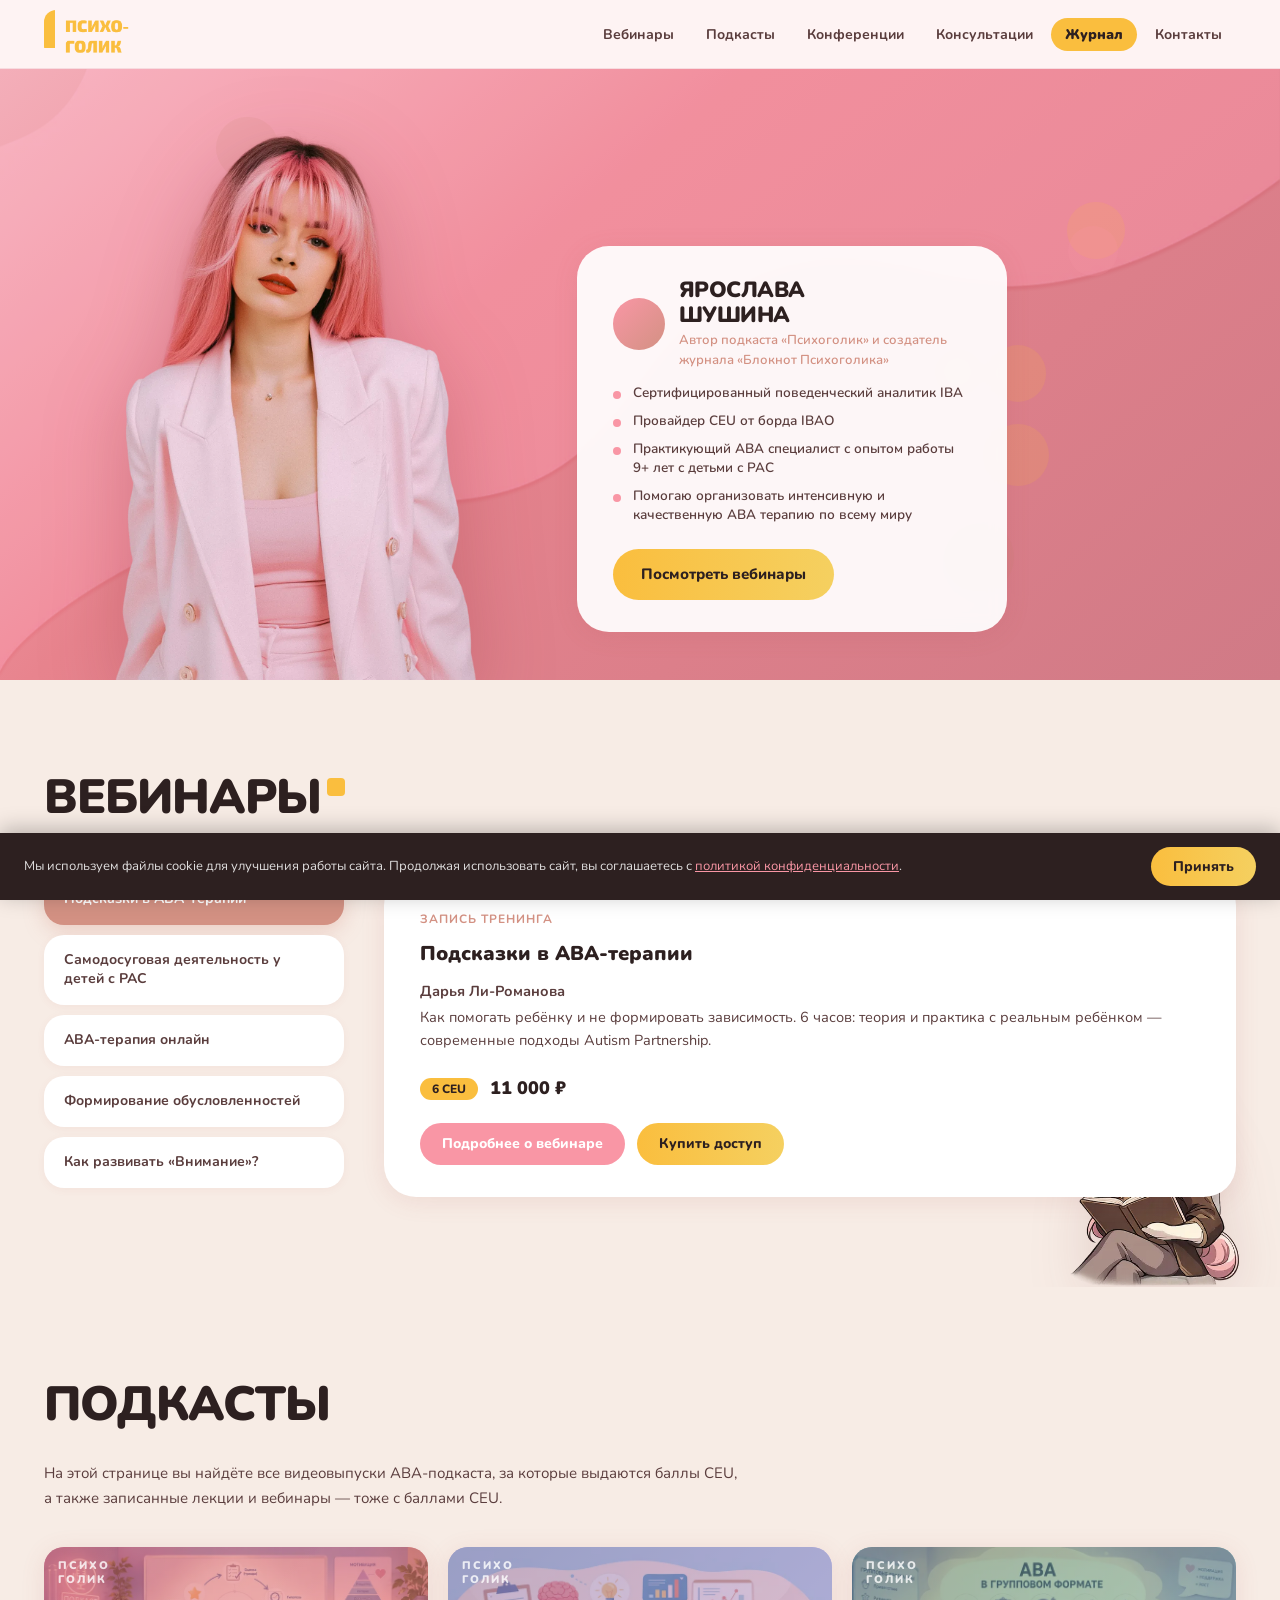
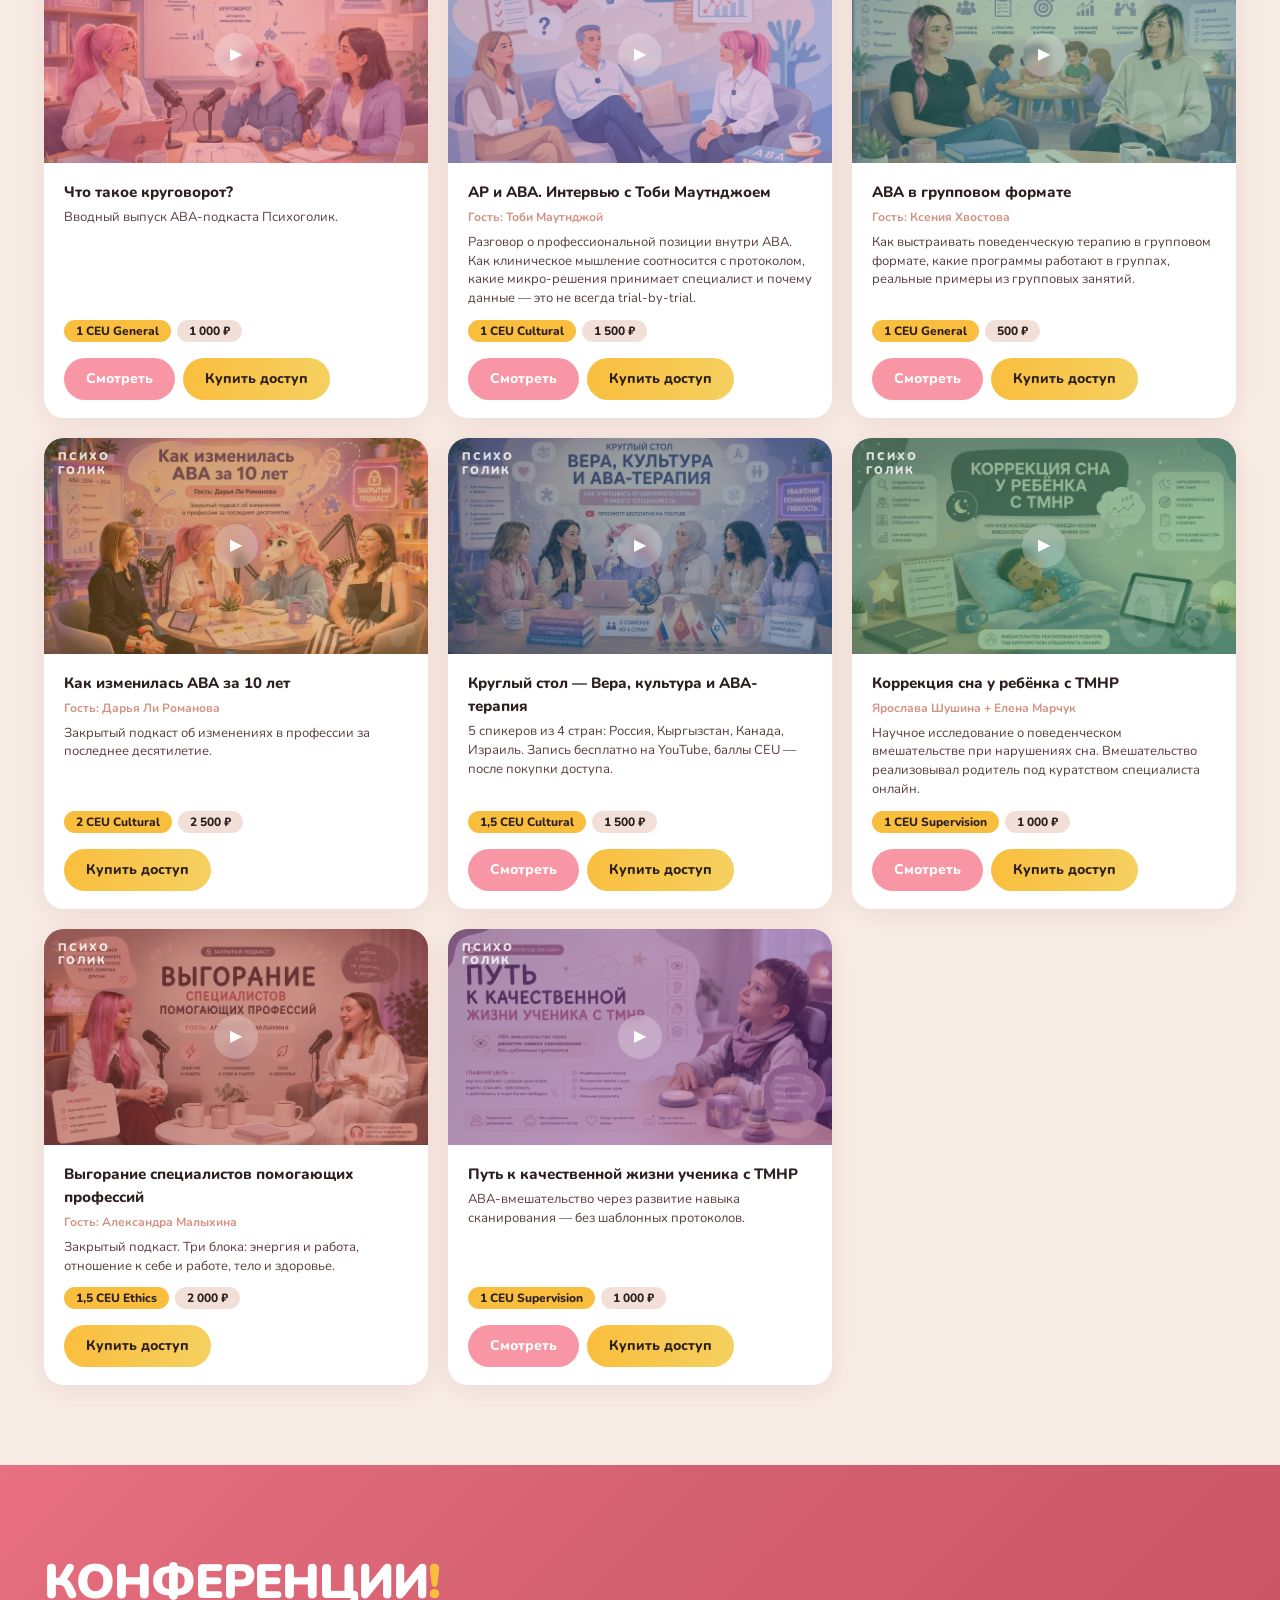
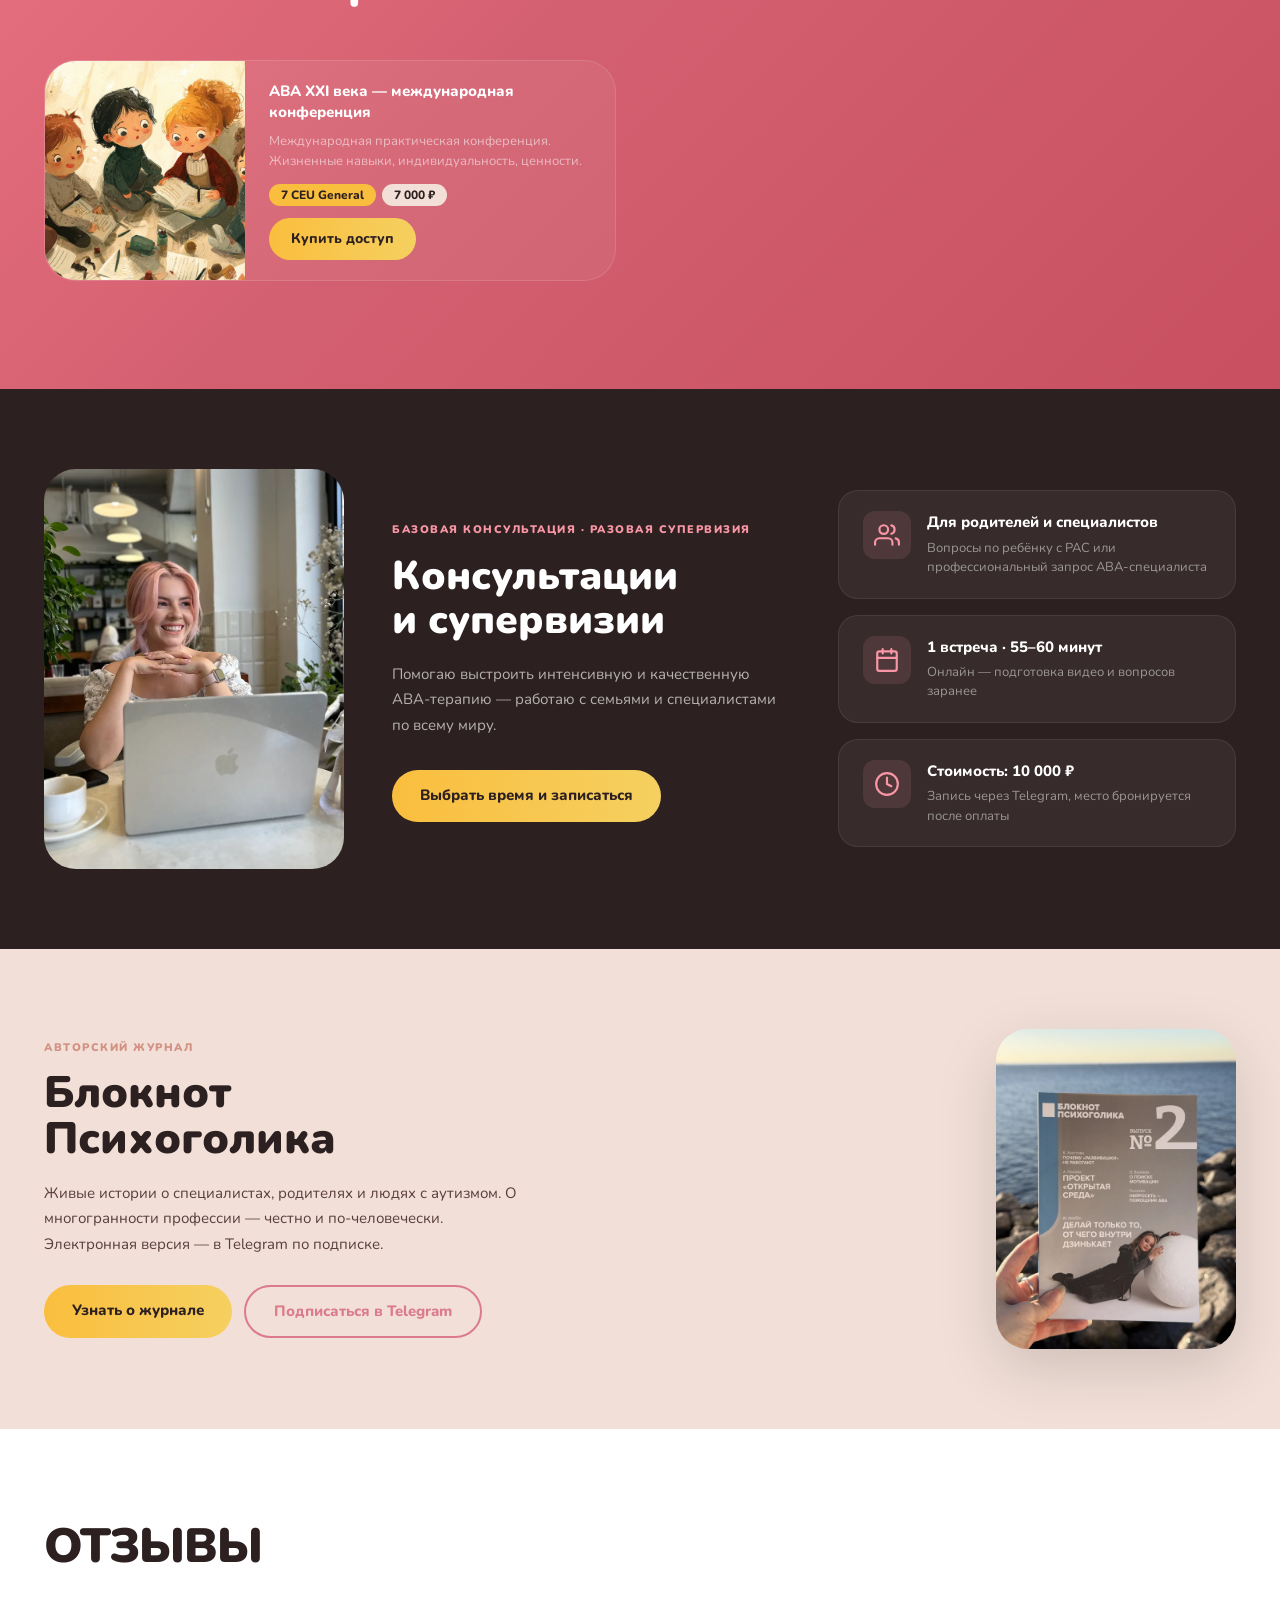
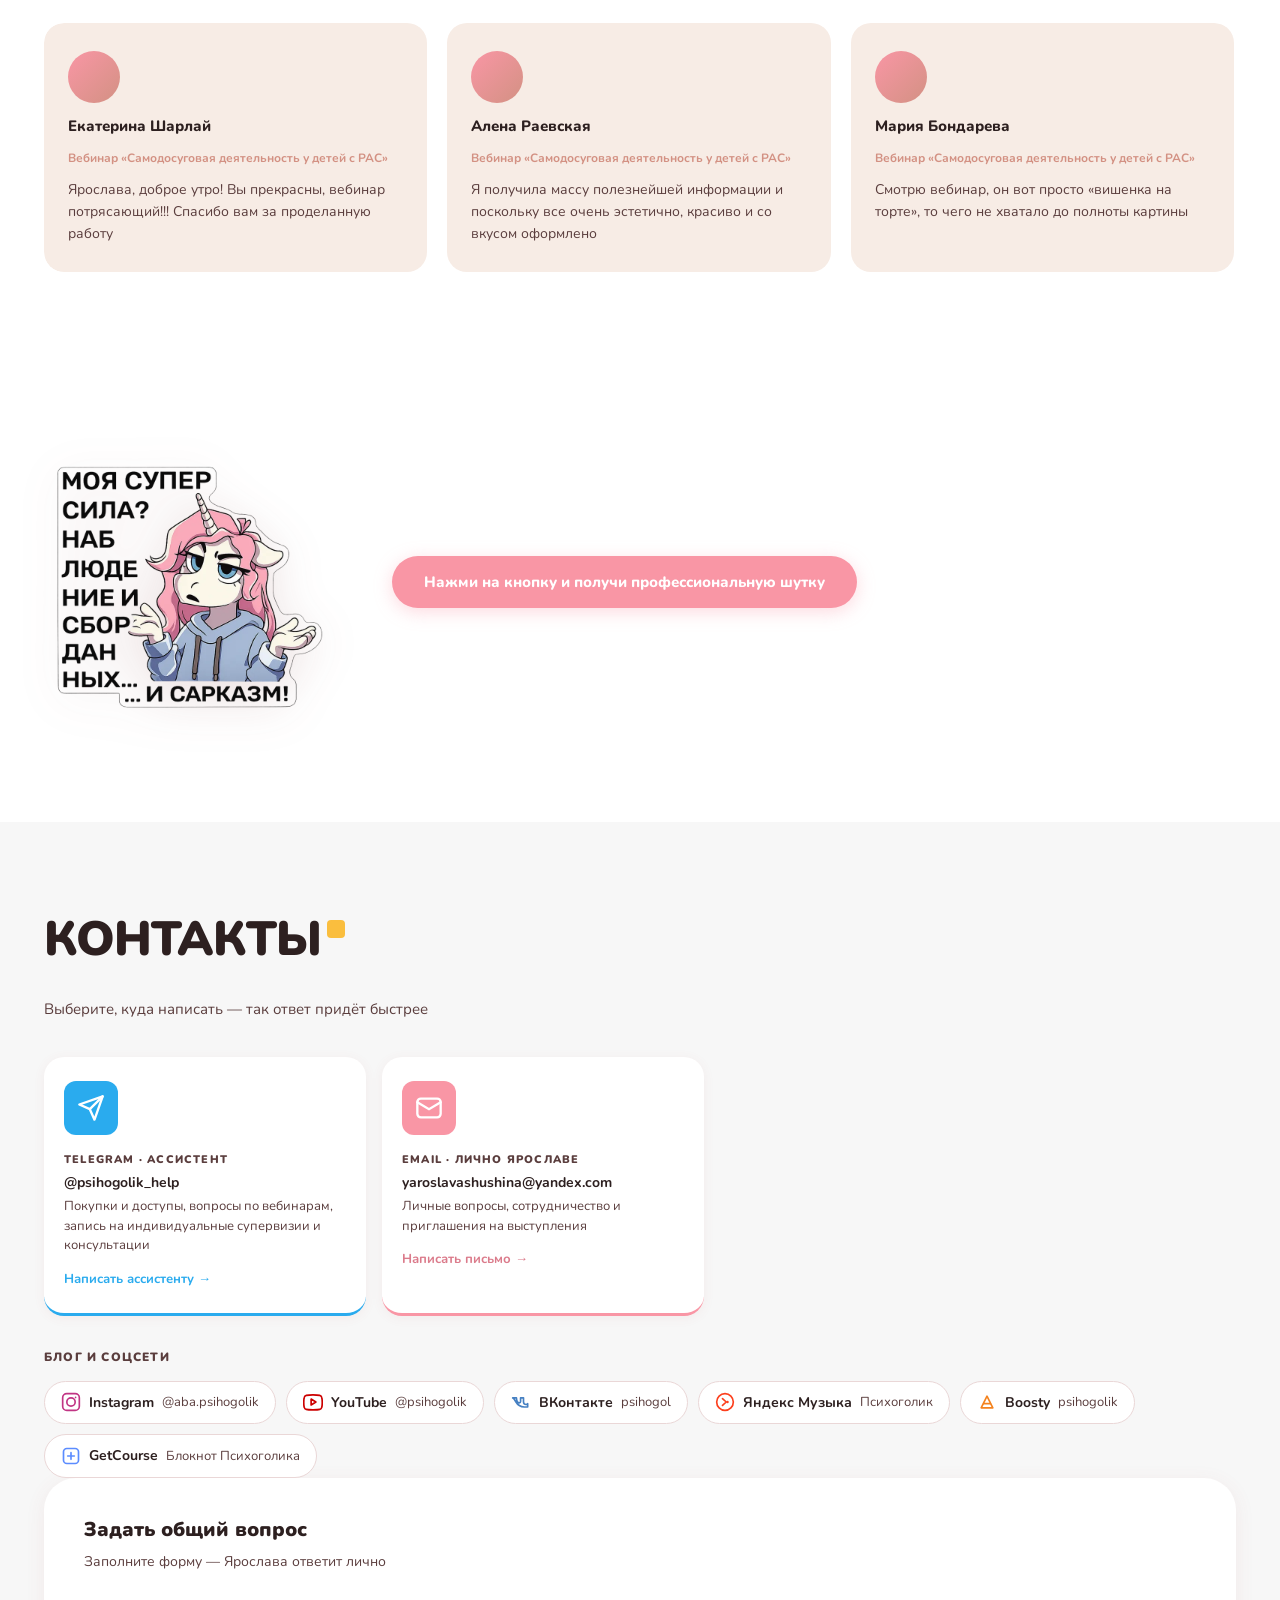
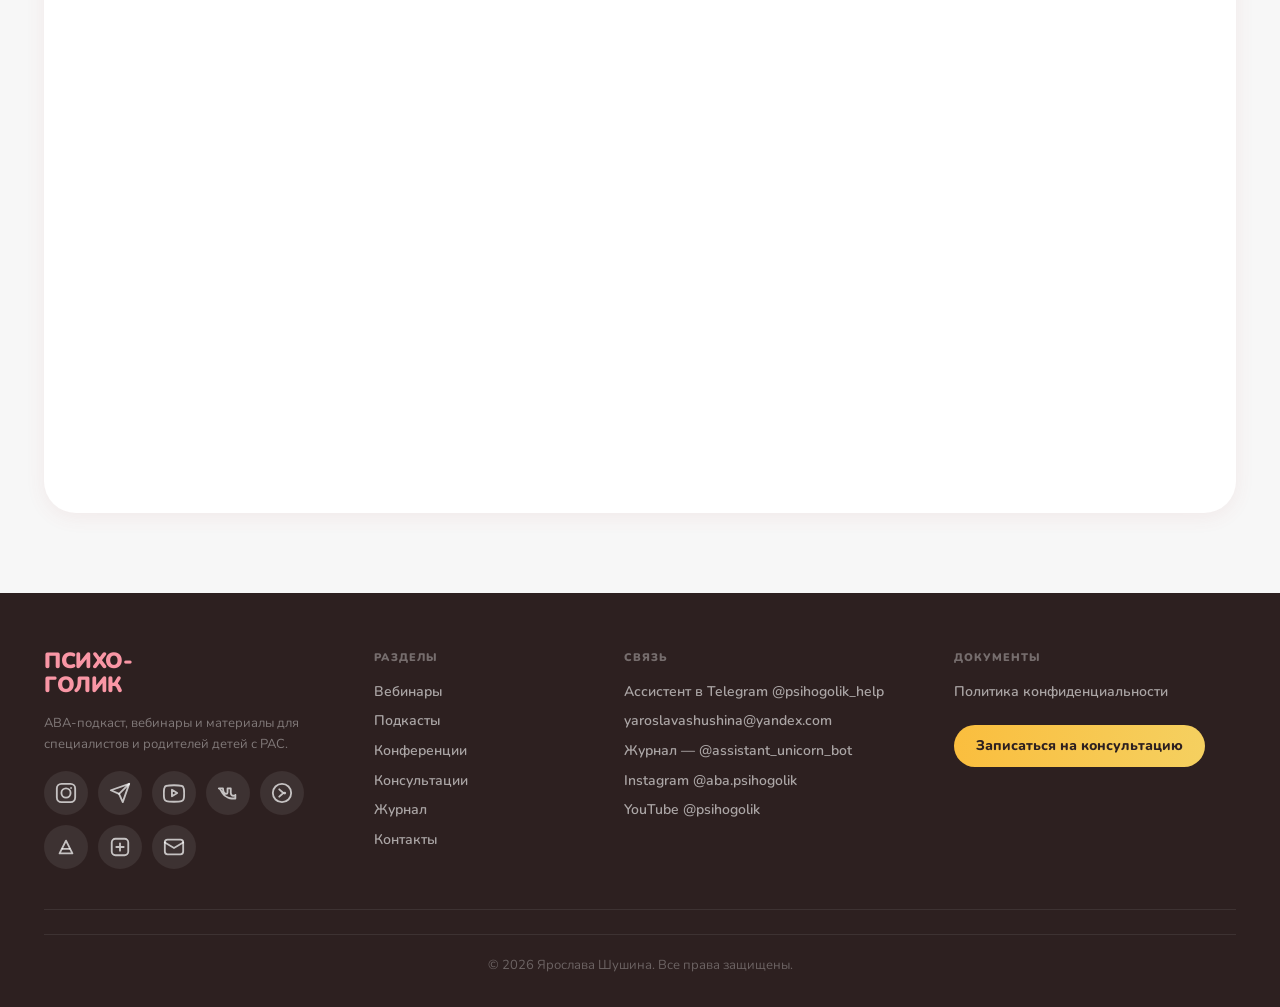
<file: index.html>
<!DOCTYPE html>
<html lang="ru">
<head>
    <meta charset="UTF-8">
    <meta name="viewport" content="width=device-width, initial-scale=1.0">
    <title>Психоголик — Ярослава Шушина | АВА-терапевт</title>
    <meta name="description" content="Сертифицированный поведенческий аналитик IBA, провайдер CEU, автор подкаста «Психоголик» и журнала «Блокнот Психоголика». Помогаю организовать качественную АВА-терапию по всему миру.">
    <meta property="og:type" content="website">
    <meta property="og:url" content="https://psihogolik.com/">
    <meta property="og:title" content="Психоголик — Ярослава Шушина | АВА-терапевт">
    <meta property="og:description" content="Сертифицированный поведенческий аналитик IBA, провайдер CEU, автор подкаста «Психоголик» и журнала «Блокнот Психоголика». Помогаю организовать качественную АВА-терапию по всему миру.">
    <meta property="og:image" content="https://psihogolik.com/photo/open_graph/open_graph.png">
    <meta property="og:locale" content="ru_RU">
    <meta name="twitter:card" content="summary_large_image">
    <meta name="twitter:title" content="Психоголик — Ярослава Шушина">
    <meta name="twitter:description" content="Сертифицированный поведенческий аналитик IBA, автор подкаста «Психоголик» и журнала «Блокнот Психоголика».">
    <meta name="twitter:image" content="https://psihogolik.com/photo/open_graph/open_graph.png">
    <link rel="preconnect" href="https://fonts.googleapis.com">
    <link rel="preconnect" href="https://fonts.gstatic.com" crossorigin>
    <link href="https://fonts.googleapis.com/css2?family=Nunito:ital,wght@0,400;0,600;0,700;0,800;0,900;1,400;1,700&display=swap" rel="stylesheet">
    <link rel="icon" href="photo/logo.png" type="image/png">
    <link rel="stylesheet" href="style.css">
    <script src="https://forms.yandex.ru/_static/embed.js" defer></script>
</head>
<body>

<!-- ══════════════ HEADER ══════════════ -->
<header class="header" id="header">
    <div class="container">
        <nav class="nav">
            <a href="#" class="logo">
                <img src="photo/logo.png" alt="Психоголик" class="logo-img">
            </a>
            <ul class="nav-links" id="nav-links">
                <li><a href="#webinars">Вебинары</a></li>
                <li><a href="#podcasts">Подкасты</a></li>
                <li><a href="#performances">Конференции</a></li>
                <li><a href="#consultations">Консультации</a></li>
                <li><a href="journal.html" class="nav-ceu">Журнал</a></li>
                <li><a href="#contacts">Контакты</a></li>
            </ul>
            <button class="burger" id="burger" aria-label="Меню">
                <span></span><span></span><span></span>
            </button>
        </nav>
    </div>
</header>

<!-- ══════════════ HERO ══════════════ -->
<section class="hero" id="about">
    <img src="photo/web/wave-1.webp" class="wave wave-1" alt="">
    <div class="container">
        <div class="hero-inner">
            <div class="hero-photo-wrap">
                <img src="photo/web/hero-yaroslava.webp" alt="Ярослава Шушина" class="hero-photo">
            </div>
            <div class="hero-content">
                <div class="hero-card">
                    <div class="hero-card-top">
                        <div class="hero-avatar-placeholder"></div>
                        <div>
                            <h1 class="hero-name">ЯРОСЛАВА<br>ШУШИНА</h1>
                            <p class="hero-subtitle">Автор подкаста «Психоголик» и создатель журнала «Блокнот Психоголика»</p>
                        </div>
                    </div>
                    <ul class="hero-list">
                        <li>Сертифицированный поведенческий аналитик IBA</li>
                        <li>Провайдер CEU от борда IBAO</li>
                        <li>Практикующий АВА специалист с опытом работы 9+ лет с детьми с РАС</li>
                        <li>Помогаю организовать интенсивную и качественную АВА терапию по всему миру</li>
                    </ul>
                    <div class="hero-cta">
                        <a href="#webinars" class="btn-yellow">Посмотреть вебинары</a>
                    </div>
                </div>
            </div>
        </div>
    </div>
</section>

<!-- ══════════════ WEBINARS ══════════════ -->
<section class="training" id="webinars">
    <div class="container">
        <h2 class="section-title">ВЕБИНАРЫ<span class="title-rect"></span></h2>
        <div class="training-inner">
            <img src="photo/web/unicorn-sitting.webp" alt="Единорог" class="training-unicorn">
            <div class="training-list" id="training-list">
                <button type="button" class="course-item active" data-course="0">
                    <span>Подсказки в АВА-терапии</span>
                </button>
                <button type="button" class="course-item" data-course="1">
                    <span>Самодосуговая деятельность у детей с РАС</span>
                </button>
                <button type="button" class="course-item" data-course="2">
                    <span>АВА-терапия онлайн</span>
                </button>
                <button type="button" class="course-item" data-course="3">
                    <span>Формирование обусловленностей</span>
                </button>
                <button type="button" class="course-item" data-course="4">
                    <span>Как развивать «Внимание»?</span>
                </button>
            </div>
            <div class="training-right">
                <div class="course-card" id="course-card"></div>
            </div>
        </div>
    </div>
</section>


<!-- ══════════════ PODCASTS ══════════════ -->
<section class="podcasts" id="podcasts">
    <div class="container">
        <h2 class="section-title">ПОДКАСТЫ</h2>
        <p class="section-intro">На этой странице вы найдёте все видеовыпуски АВА-подкаста, за которые выдаются баллы CEU, а также записанные лекции и вебинары — тоже с баллами CEU.</p>
        <div class="podcasts-grid">

            <div class="podcast-card">
                <div class="podcast-img pc1">
                    <img src="photo/web/podcast-01.webp" alt="Что такое круговорот" class="podcast-img-bg" loading="lazy">
                    <span class="podcast-brand">ПСИХО<br>ГОЛИК</span>
                    <span class="podcast-ep-num">01</span>
                    <div class="podcast-play-btn">&#9654;</div>
                </div>
                <div class="podcast-info">
                    <h3>Что такое круговорот?</h3>
                    <p>Вводный выпуск АВА-подкаста Психоголик.</p>
                    <div class="podcast-meta">
                        <span class="podcast-ceu">1 CEU General</span>
                        <span class="podcast-price-tag">1 000 ₽</span>
                    </div>
                    <div class="podcast-btns">
                        <a href="https://psihogolik.getcourse.ru/What_is_a_cycle" target="_blank" class="btn-pink small">Смотреть</a>
                        <a href="https://psihogolik.getcourse.ru/What_is_a_cycle" target="_blank" class="btn-yellow small">Купить доступ</a>
                    </div>
                </div>
            </div>

            <div class="podcast-card">
                <div class="podcast-img pc2">
                    <img src="photo/web/podcast-02.webp" alt="Toby Mountjoy" class="podcast-img-bg" loading="lazy">
                    <span class="podcast-brand">ПСИХО<br>ГОЛИК</span>
                    <span class="podcast-ep-num">02</span>
                    <div class="podcast-play-btn">&#9654;</div>
                </div>
                <div class="podcast-info">
                    <h3>АР и АВА. Интервью с Тоби Маутнджоем</h3>
                    <div class="podcast-guest">Гость: Тоби Маутнджой</div>
                    <p>Разговор о профессиональной позиции внутри ABA. Как клиническое мышление соотносится с протоколом, какие микро-решения принимает специалист и почему данные — это не всегда trial-by-trial.</p>
                    <div class="podcast-meta">
                        <span class="podcast-ceu">1 CEU Cultural</span>
                        <span class="podcast-price-tag">1 500 ₽</span>
                    </div>
                    <div class="podcast-btns">
                        <a href="https://psihogolik.getcourse.ru/autism_partnership" target="_blank" class="btn-pink small">Смотреть</a>
                        <a href="https://psihogolik.getcourse.ru/autism_partnership" target="_blank" class="btn-yellow small">Купить доступ</a>
                    </div>
                </div>
            </div>

            <div class="podcast-card">
                <div class="podcast-img pc3">
                    <img src="photo/web/podcast-03.webp" alt="АВА в групповом формате" class="podcast-img-bg" loading="lazy">
                    <span class="podcast-brand">ПСИХО<br>ГОЛИК</span>
                    <span class="podcast-ep-num">03</span>
                    <div class="podcast-play-btn">&#9654;</div>
                </div>
                <div class="podcast-info">
                    <h3>АВА в групповом формате</h3>
                    <div class="podcast-guest">Гость: Ксения Хвостова</div>
                    <p>Как выстраивать поведенческую терапию в групповом формате, какие программы работают в группах, реальные примеры из групповых занятий.</p>
                    <div class="podcast-meta">
                        <span class="podcast-ceu">1 CEU General</span>
                        <span class="podcast-price-tag">500 ₽</span>
                    </div>
                    <div class="podcast-btns">
                        <a href="https://psihogolik.getcourse.ru/ABA_therapy_in_a_group_format" target="_blank" class="btn-pink small">Смотреть</a>
                        <a href="https://psihogolik.getcourse.ru/ABA_therapy_in_a_group_format" target="_blank" class="btn-yellow small">Купить доступ</a>
                    </div>
                </div>
            </div>

            <div class="podcast-card">
                <div class="podcast-img pc4">
                    <img src="photo/web/podcast-04.webp" alt="Как изменилась АВА за 10 лет" class="podcast-img-bg" loading="lazy">
                    <span class="podcast-brand">ПСИХО<br>ГОЛИК</span>
                    <span class="podcast-ep-num">04</span>
                    <div class="podcast-play-btn">&#9654;</div>
                </div>
                <div class="podcast-info">
                    <h3>Как изменилась АВА за 10 лет</h3>
                    <div class="podcast-guest">Гость: Дарья Ли Романова</div>
                    <p>Закрытый подкаст об изменениях в профессии за последнее десятилетие.</p>
                    <div class="podcast-meta">
                        <span class="podcast-ceu">2 CEU Cultural</span>
                        <span class="podcast-price-tag">2 500 ₽</span>
                    </div>
                    <div class="podcast-btns">
                        <a href="https://psihogolik.getcourse.ru/private_podcast_with_Daria_Li_Romanova" target="_blank" class="btn-yellow small">Купить доступ</a>
                    </div>
                </div>
            </div>

            <div class="podcast-card">
                <div class="podcast-img pc5">
                    <img src="photo/web/podcast-05.webp" alt="Круглый стол — Вера, культура и АВА-терапия" class="podcast-img-bg" loading="lazy">
                    <span class="podcast-brand">ПСИХО<br>ГОЛИК</span>
                    <span class="podcast-ep-num">05</span>
                    <div class="podcast-play-btn">&#9654;</div>
                </div>
                <div class="podcast-info">
                    <h3>Круглый стол — Вера, культура и АВА-терапия</h3>
                    <p>5 спикеров из 4 стран: Россия, Кыргызстан, Канада, Израиль. Запись бесплатно на YouTube, баллы CEU — после покупки доступа.</p>
                    <div class="podcast-meta">
                        <span class="podcast-ceu">1,5 CEU Cultural</span>
                        <span class="podcast-price-tag">1 500 ₽</span>
                    </div>
                    <div class="podcast-btns">
                        <a href="https://www.youtube.com/watch?v=tT-9wnKb7nA" target="_blank" rel="noopener" class="btn-pink small">Смотреть</a>
                        <a href="https://psihogolik.getcourse.ru/krugliistol" target="_blank" class="btn-yellow small">Купить доступ</a>
                    </div>
                </div>
            </div>

            <div class="podcast-card">
                <div class="podcast-img pc6">
                    <img src="photo/web/podcast-06.webp" alt="Коррекция сна у ребёнка с ТМНР" class="podcast-img-bg" loading="lazy">
                    <span class="podcast-brand">ПСИХО<br>ГОЛИК</span>
                    <span class="podcast-ep-num">06</span>
                    <div class="podcast-play-btn">&#9654;</div>
                </div>
                <div class="podcast-info">
                    <h3>Коррекция сна у ребёнка с ТМНР</h3>
                    <div class="podcast-guest">Ярослава Шушина + Елена Марчук</div>
                    <p>Научное исследование о поведенческом вмешательстве при нарушениях сна. Вмешательство реализовывал родитель под куратством специалиста онлайн.</p>
                    <div class="podcast-meta">
                        <span class="podcast-ceu">1 CEU Supervision</span>
                        <span class="podcast-price-tag">1 000 ₽</span>
                    </div>
                    <div class="podcast-btns">
                        <a href="https://psihogolik.getcourse.ru/Sleep_correction" target="_blank" class="btn-pink small">Смотреть</a>
                        <a href="https://psihogolik.getcourse.ru/Sleep_correction" target="_blank" class="btn-yellow small">Купить доступ</a>
                    </div>
                </div>
            </div>

            <div class="podcast-card">
                <div class="podcast-img pc7">
                    <img src="photo/web/podcast-07.webp" alt="Выгорание специалистов помогающих профессий" class="podcast-img-bg" loading="lazy">
                    <span class="podcast-brand">ПСИХО<br>ГОЛИК</span>
                    <span class="podcast-ep-num">07</span>
                    <div class="podcast-play-btn">&#9654;</div>
                </div>
                <div class="podcast-info">
                    <h3>Выгорание специалистов помогающих профессий</h3>
                    <div class="podcast-guest">Гость: Александра Малыхина</div>
                    <p>Закрытый подкаст. Три блока: энергия и работа, отношение к себе и работе, тело и здоровье.</p>
                    <div class="podcast-meta">
                        <span class="podcast-ceu">1,5 CEU Ethics</span>
                        <span class="podcast-price-tag">2 000 ₽</span>
                    </div>
                    <div class="podcast-btns">
                        <a href="https://psihogolik.getcourse.ru/Burnout_of_specialists" target="_blank" class="btn-yellow small">Купить доступ</a>
                    </div>
                </div>
            </div>

            <div class="podcast-card">
                <div class="podcast-img pc8">
                    <img src="photo/web/podcast-08.webp" alt="Путь к качественной жизни ученика с ТМНР" class="podcast-img-bg" loading="lazy">
                    <span class="podcast-brand">ПСИХО<br>ГОЛИК</span>
                    <span class="podcast-ep-num">08</span>
                    <div class="podcast-play-btn">&#9654;</div>
                </div>
                <div class="podcast-info">
                    <h3>Путь к качественной жизни ученика с ТМНР</h3>
                    <p>ABA-вмешательство через развитие навыка сканирования — без шаблонных протоколов.</p>
                    <div class="podcast-meta">
                        <span class="podcast-ceu">1 CEU Supervision</span>
                        <span class="podcast-price-tag">1 000 ₽</span>
                    </div>
                    <div class="podcast-btns">
                        <a href="https://psihogolik.getcourse.ru/The_path_quality_life" target="_blank" class="btn-pink small">Смотреть</a>
                        <a href="https://psihogolik.getcourse.ru/The_path_quality_life" target="_blank" class="btn-yellow small">Купить доступ</a>
                    </div>
                </div>
            </div>


        </div>
    </div>
</section>

<!-- ══════════════ PERFORMANCES ══════════════ -->
<section class="performances" id="performances">
    <div class="container">
        <h2 class="section-title light">КОНФЕРЕНЦИИ<span class="exclaim">!</span></h2>
        <div class="performances-inner">
            <div class="conf-card-wrap">
                <a href="https://psihogolik.getcourse.ru/aba_con_2026" target="_blank" rel="noopener" class="conf-card">
                    <div class="conf-card-img">
                        <img src="photo/web/conf-aba-2026.webp" loading="lazy" alt="АВА XXI века — международная конференция">
                    </div>
                    <div class="conf-card-info">
                        <p class="conf-card-title">АВА XXI века — международная конференция</p>
                        <p class="conf-card-desc">Международная практическая конференция. Жизненные навыки, индивидуальность, ценности.</p>
                        <div class="podcast-meta" style="margin-bottom:12px">
                            <span class="podcast-ceu">7 CEU General</span>
                            <span class="podcast-price-tag">7 000 ₽</span>
                        </div>
                        <span class="btn-yellow small" style="display:inline-block">Купить доступ</span>
                    </div>
                </a>
            </div>
        </div>
    </div>
</section>

<!-- ══════════════ CONSULTATIONS ══════════════ -->
<section class="consultations" id="consultations">
    <div class="container">
        <div class="consult-inner">
            <div class="consult-photo-wrap">
                <img src="photo/web/consult-desk.webp" alt="Ярослава Шушина — консультации" class="consult-photo" loading="lazy">
            </div>
            <div class="consult-text">
                <span class="consult-label">Базовая консультация · разовая супервизия</span>
                <h2 class="consult-title">Консультации<br>и супервизии</h2>
                <p>Помогаю выстроить интенсивную и качественную АВА-терапию — работаю с семьями и специалистами по всему миру.</p>
                <a href="konsultatsii.html" class="btn-yellow">Выбрать время и записаться</a>
            </div>
            <div class="consult-cards">
                <div class="consult-card">
                    <div class="consult-card-icon">
                        <svg width="26" height="26" viewBox="0 0 24 24" fill="none">
                            <path d="M17 21v-2a4 4 0 0 0-4-4H5a4 4 0 0 0-4 4v2" stroke="currentColor" stroke-width="2" stroke-linecap="round"/>
                            <circle cx="9" cy="7" r="4" stroke="currentColor" stroke-width="2"/>
                            <path d="M23 21v-2a4 4 0 0 0-3-3.87" stroke="currentColor" stroke-width="2" stroke-linecap="round"/>
                            <path d="M16 3.13a4 4 0 0 1 0 7.75" stroke="currentColor" stroke-width="2" stroke-linecap="round"/>
                        </svg>
                    </div>
                    <div>
                        <div class="consult-card-title">Для родителей и специалистов</div>
                        <div class="consult-card-desc">Вопросы по ребёнку с РАС или профессиональный запрос АВА-специалиста</div>
                    </div>
                </div>
                <div class="consult-card">
                    <div class="consult-card-icon">
                        <svg width="26" height="26" viewBox="0 0 24 24" fill="none">
                            <rect x="3" y="4" width="18" height="18" rx="2" stroke="currentColor" stroke-width="2"/>
                            <path d="M16 2v4M8 2v4M3 10h18" stroke="currentColor" stroke-width="2" stroke-linecap="round"/>
                        </svg>
                    </div>
                    <div>
                        <div class="consult-card-title">1 встреча · 55–60 минут</div>
                        <div class="consult-card-desc">Онлайн — подготовка видео и вопросов заранее</div>
                    </div>
                </div>
                <div class="consult-card">
                    <div class="consult-card-icon">
                        <svg width="26" height="26" viewBox="0 0 24 24" fill="none">
                            <path d="M12 2C6.48 2 2 6.48 2 12s4.48 10 10 10 10-4.48 10-10S17.52 2 12 2z" stroke="currentColor" stroke-width="2"/>
                            <path d="M12 6v6l4 2" stroke="currentColor" stroke-width="2" stroke-linecap="round"/>
                        </svg>
                    </div>
                    <div>
                        <div class="consult-card-title">Стоимость: 10 000 ₽</div>
                        <div class="consult-card-desc">Запись через Telegram, место бронируется после оплаты</div>
                    </div>
                </div>
            </div>
        </div>
    </div>
</section>

<!-- ══════════════ JOURNAL PROMO ══════════════ -->
<section class="journal-promo" id="journal">
    <div class="container">
        <div class="journal-promo-inner">
            <div class="journal-promo-text">
                <span class="journal-promo-label">Авторский журнал</span>
                <h2 class="journal-promo-title">Блокнот<br>Психоголика</h2>
                <p>Живые истории о специалистах, родителях и людях с аутизмом. О многогранности профессии — честно и по-человечески. Электронная версия — в Telegram по подписке.</p>
                <div class="journal-promo-btns">
                    <a href="journal.html" class="btn-yellow">Узнать о журнале</a>
                    <a href="https://t.me/assistant_unicorn_bot" target="_blank" rel="noopener" class="btn-outline-pink">Подписаться в Telegram</a>
                </div>
            </div>
            <div class="journal-promo-cover">
                <img src="photo/journal/issue2-in-hands-2.webp" alt="Блокнот Психоголика — выпуск №2" class="journal-cover-img" loading="lazy">
            </div>
        </div>
    </div>
</section>

<!-- ══════════════ REVIEWS ══════════════ -->
<section class="reviews">
    <div class="container">
        <h2 class="section-title">ОТЗЫВЫ</h2>
        <div class="slider-wrapper">
            <button class="slider-arrow slider-prev" id="rev-prev" aria-label="Назад">&#8592;</button>
            <div class="slider-viewport">
                <div class="slider-track" id="rev-track">

                    <div class="review-card">
                        <div class="review-avatar"></div>
                        <div class="review-name">Екатерина Шарлай</div>
                        <div class="review-source">Вебинар «Самодосуговая деятельность у детей с РАС»</div>
                        <p>Ярослава, доброе утро! Вы прекрасны, вебинар потрясающий!!! Спасибо вам за проделанную работу</p>
                    </div>

                    <div class="review-card">
                        <div class="review-avatar"></div>
                        <div class="review-name">Алена Раевская</div>
                        <div class="review-source">Вебинар «Самодосуговая деятельность у детей с РАС»</div>
                        <p>Я получила массу полезнейшей информации и поскольку все очень эстетично, красиво и со вкусом оформлено</p>
                    </div>

                    <div class="review-card">
                        <div class="review-avatar"></div>
                        <div class="review-name">Мария Бондарева</div>
                        <div class="review-source">Вебинар «Самодосуговая деятельность у детей с РАС»</div>
                        <p>Смотрю вебинар, он вот просто «вишенка на торте», то чего не хватало до полноты картины</p>
                    </div>

                </div>
            </div>
            <button class="slider-arrow slider-next" id="rev-next" aria-label="Вперёд">&#8594;</button>
        </div>
    </div>
</section>

<!-- ══════════════ JOKE ══════════════ -->
<section class="joke-section">
    <div class="container">
        <div class="joke-inner">
            <div class="joke-left">
                <img src="photo/web/superpower-sarcasm.webp" alt="Мой суперпавер — сарказм" class="joke-img" loading="lazy">
            </div>
            <div class="joke-right">
                <div id="joke-result" class="joke-result"></div>
                <button class="joke-btn" id="joke-btn">
                    Нажми на кнопку и получи профессиональную шутку
                </button>
            </div>
        </div>
    </div>
</section>

<!-- ══════════════ CONTACTS ══════════════ -->
<section class="contacts" id="contacts">
    <div class="container">
        <h2 class="section-title">КОНТАКТЫ<span class="title-rect"></span></h2>
        <p class="section-intro">Выберите, куда написать — так ответ придёт быстрее</p>

        <div class="contacts-grid contacts-grid--direct">
            <!-- Telegram: ассистент -->
            <a href="https://t.me/psihogolik_help" target="_blank" rel="noopener" class="contact-card contact-card--telegram">
                <div class="contact-card-icon">
                    <svg width="28" height="28" viewBox="0 0 24 24" fill="none">
                        <path d="M22 2L11 13" stroke="currentColor" stroke-width="2" stroke-linecap="round" stroke-linejoin="round"/>
                        <path d="M22 2L15 22L11 13L2 9L22 2Z" stroke="currentColor" stroke-width="2" stroke-linecap="round" stroke-linejoin="round"/>
                    </svg>
                </div>
                <div class="contact-card-body">
                    <span class="contact-platform">Telegram · ассистент</span>
                    <span class="contact-handle">@psihogolik_help</span>
                    <span class="contact-desc">Покупки и доступы, вопросы по вебинарам, запись на индивидуальные супервизии и консультации</span>
                    <span class="contact-action">Написать ассистенту →</span>
                </div>
            </a>

            <!-- Email: лично Ярославе -->
            <a href="mailto:yaroslavashushina@yandex.com" class="contact-card contact-card--email">
                <div class="contact-card-icon">
                    <svg width="28" height="28" viewBox="0 0 24 24" fill="none">
                        <rect x="2" y="4" width="20" height="16" rx="3" stroke="currentColor" stroke-width="2"/>
                        <path d="M2 7L12 13L22 7" stroke="currentColor" stroke-width="2" stroke-linecap="round"/>
                    </svg>
                </div>
                <div class="contact-card-body">
                    <span class="contact-platform">Email · лично Ярославе</span>
                    <span class="contact-handle">yaroslavashushina@yandex.com</span>
                    <span class="contact-desc">Личные вопросы, сотрудничество и приглашения на выступления</span>
                    <span class="contact-action">Написать письмо →</span>
                </div>
            </a>
        </div>

        <!-- Blog / social links -->
        <div class="contacts-socials">
            <p class="contacts-socials-label">Блог и соцсети</p>
            <div class="contacts-socials-row">
                <a href="https://www.instagram.com/aba.psihogolik/" target="_blank" rel="noopener" class="social-link social-link--instagram">
                    <span class="social-link-icon">
                        <svg width="20" height="20" viewBox="0 0 24 24" fill="none">
                            <rect x="2" y="2" width="20" height="20" rx="5" stroke="currentColor" stroke-width="2"/>
                            <circle cx="12" cy="12" r="5" stroke="currentColor" stroke-width="2"/>
                            <circle cx="17.5" cy="6.5" r="1" fill="currentColor"/>
                        </svg>
                    </span>
                    <span class="social-link-name">Instagram</span>
                    <span class="social-link-handle">@aba.psihogolik</span>
                </a>

                <a href="https://www.youtube.com/@psihogolik" target="_blank" rel="noopener" class="social-link social-link--youtube">
                    <span class="social-link-icon">
                        <svg width="20" height="20" viewBox="0 0 24 24" fill="none">
                            <path d="M22.5 6.5C22.2 5.3 21.3 4.4 20.1 4.1C18.1 3.5 12 3.5 12 3.5C12 3.5 5.9 3.5 3.9 4.1C2.7 4.4 1.8 5.3 1.5 6.5C0.9 8.5 0.9 12.5 0.9 12.5C0.9 12.5 0.9 16.5 1.5 18.5C1.8 19.7 2.7 20.6 3.9 20.9C5.9 21.5 12 21.5 12 21.5C12 21.5 18.1 21.5 20.1 20.9C21.3 20.6 22.2 19.7 22.5 18.5C23.1 16.5 23.1 12.5 23.1 12.5C23.1 12.5 23.1 8.5 22.5 6.5Z" stroke="currentColor" stroke-width="2"/>
                            <path d="M9.75 15.5L15.5 12L9.75 8.5V15.5Z" stroke="currentColor" stroke-width="2" stroke-linejoin="round"/>
                        </svg>
                    </span>
                    <span class="social-link-name">YouTube</span>
                    <span class="social-link-handle">@psihogolik</span>
                </a>

                <a href="https://vk.com/psihogol" target="_blank" rel="noopener" class="social-link social-link--vk">
                    <span class="social-link-icon">
                        <svg width="20" height="20" viewBox="0 0 24 24" fill="none">
                            <path d="M2 7H6.5C6.5 7 6.8 13 10 13C11 13 11.5 12.3 11.5 11.5V7H15V12C15 12 15.2 15 18 15C19.5 15 20 14 20 14V18H16C16 18 9 17.5 6 12C3.3 7.3 2 7 2 7Z" stroke="currentColor" stroke-width="2" stroke-linejoin="round"/>
                        </svg>
                    </span>
                    <span class="social-link-name">ВКонтакте</span>
                    <span class="social-link-handle">psihogol</span>
                </a>

                <a href="https://music.yandex.ru/album/24835858" target="_blank" rel="noopener" class="social-link social-link--yandex">
                    <span class="social-link-icon">
                        <svg width="20" height="20" viewBox="0 0 24 24" fill="none">
                            <circle cx="12" cy="12" r="10" stroke="currentColor" stroke-width="2"/>
                            <path d="M9 8L13.5 12L9 16" stroke="currentColor" stroke-width="2" stroke-linecap="round" stroke-linejoin="round"/>
                            <circle cx="15" cy="12" r="1.5" fill="currentColor"/>
                        </svg>
                    </span>
                    <span class="social-link-name">Яндекс Музыка</span>
                    <span class="social-link-handle">Психоголик</span>
                </a>

                <a href="https://boosty.to/psihogolik" target="_blank" rel="noopener" class="social-link social-link--boosty">
                    <span class="social-link-icon">
                        <svg width="20" height="20" viewBox="0 0 24 24" fill="none">
                            <path d="M5 19L12 5L19 19H5Z" stroke="currentColor" stroke-width="2" stroke-linejoin="round"/>
                            <path d="M8 14H16" stroke="currentColor" stroke-width="2" stroke-linecap="round"/>
                        </svg>
                    </span>
                    <span class="social-link-name">Boosty</span>
                    <span class="social-link-handle">psihogolik</span>
                </a>

                <a href="https://psihogolik.getcourse.ru/BloknotPsihogolika" target="_blank" rel="noopener" class="social-link social-link--gc">
                    <span class="social-link-icon">
                        <svg width="20" height="20" viewBox="0 0 24 24" fill="none">
                            <rect x="3" y="3" width="18" height="18" rx="4" stroke="currentColor" stroke-width="2"/>
                            <path d="M8 12H16M12 8V16" stroke="currentColor" stroke-width="2" stroke-linecap="round"/>
                        </svg>
                    </span>
                    <span class="social-link-name">GetCourse</span>
                    <span class="social-link-handle">Блокнот Психоголика</span>
                </a>
            </div>
        </div>

        <!-- General contact form (add data-src when Yandex form is ready) -->
        <div class="contacts-form-wrap" id="contacts-form-wrap">
            <div class="contacts-form-header">
                <h3 class="contacts-form-title">Задать общий вопрос</h3>
                <p class="contacts-form-sub">Заполните форму — Ярослава ответит лично</p>
            </div>
            <div class="contacts-form-placeholder" id="contacts-form-placeholder">
                <svg width="40" height="40" viewBox="0 0 24 24" fill="none">
                    <rect x="2" y="4" width="20" height="16" rx="3" stroke="currentColor" stroke-width="1.5"/>
                    <path d="M2 7L12 13L22 7" stroke="currentColor" stroke-width="1.5" stroke-linecap="round"/>
                </svg>
                <p>Форма скоро появится здесь</p>
            </div>
            <iframe
                src="about:blank"
                data-src="https://forms.yandex.ru/u/69e0b79b068ff07d040011ef?iframe=1"
                class="contacts-form-frame"
                id="contacts-form-frame"
                name="ya-form-69e0b79b068ff07d040011ef"
                frameborder="0"
                scrolling="no"
                style="display:none"
            ></iframe>
        </div>
    </div>
</section>

<!-- ══════════════ FOOTER ══════════════ -->
<footer class="footer">
    <div class="container">
        <div class="footer-grid">

            <!-- Col 1: Logo + tagline -->
            <div class="footer-col footer-col--brand">
                <a href="#" class="footer-logo-text">ПСИХО-<br>ГОЛИК</a>
                <p class="footer-tagline">АВА-подкаст, вебинары и материалы для специалистов и родителей детей с РАС.</p>
                <div class="footer-social">
                    <a href="https://www.instagram.com/aba.psihogolik/" target="_blank" rel="noopener" aria-label="Instagram" class="footer-social-link">
                        <svg width="22" height="22" viewBox="0 0 24 24" fill="none" xmlns="http://www.w3.org/2000/svg"><rect x="2" y="2" width="20" height="20" rx="5" stroke="currentColor" stroke-width="2"/><circle cx="12" cy="12" r="5" stroke="currentColor" stroke-width="2"/><circle cx="17.5" cy="6.5" r="1" fill="currentColor"/></svg>
                    </a>
                    <a href="https://t.me/psihogolik_help" target="_blank" rel="noopener" aria-label="Telegram" class="footer-social-link">
                        <svg width="22" height="22" viewBox="0 0 24 24" fill="none" xmlns="http://www.w3.org/2000/svg"><path d="M22 2L11 13" stroke="currentColor" stroke-width="2" stroke-linecap="round" stroke-linejoin="round"/><path d="M22 2L15 22L11 13L2 9L22 2Z" stroke="currentColor" stroke-width="2" stroke-linecap="round" stroke-linejoin="round"/></svg>
                    </a>
                    <a href="https://www.youtube.com/@psihogolik" target="_blank" rel="noopener" aria-label="YouTube" class="footer-social-link">
                        <svg width="22" height="22" viewBox="0 0 24 24" fill="none" xmlns="http://www.w3.org/2000/svg"><path d="M22.5 6.5C22.2 5.3 21.3 4.4 20.1 4.1C18.1 3.5 12 3.5 12 3.5C12 3.5 5.9 3.5 3.9 4.1C2.7 4.4 1.8 5.3 1.5 6.5C0.9 8.5 0.9 12.5 0.9 12.5C0.9 12.5 0.9 16.5 1.5 18.5C1.8 19.7 2.7 20.6 3.9 20.9C5.9 21.5 12 21.5 12 21.5C12 21.5 18.1 21.5 20.1 20.9C21.3 20.6 22.2 19.7 22.5 18.5C23.1 16.5 23.1 12.5 23.1 12.5C23.1 12.5 23.1 8.5 22.5 6.5Z" stroke="currentColor" stroke-width="2"/><path d="M9.75 15.5L15.5 12L9.75 8.5V15.5Z" stroke="currentColor" stroke-width="2" stroke-linejoin="round"/></svg>
                    </a>
                    <a href="https://vk.com/psihogol" target="_blank" rel="noopener" aria-label="ВКонтакте" class="footer-social-link">
                        <svg width="22" height="22" viewBox="0 0 24 24" fill="none" xmlns="http://www.w3.org/2000/svg"><path d="M2 7H6.5C6.5 7 6.8 13 10 13C11 13 11.5 12.3 11.5 11.5V7H15V12C15 12 15.2 15 18 15C19.5 15 20 14 20 14V18H16C16 18 9 17.5 6 12C3.3 7.3 2 7 2 7Z" stroke="currentColor" stroke-width="2" stroke-linejoin="round"/></svg>
                    </a>
                    <a href="https://music.yandex.ru/album/24835858" target="_blank" rel="noopener" aria-label="Яндекс Музыка" class="footer-social-link">
                        <svg width="22" height="22" viewBox="0 0 24 24" fill="none" xmlns="http://www.w3.org/2000/svg"><circle cx="12" cy="12" r="10" stroke="currentColor" stroke-width="2"/><path d="M9 8L13.5 12L9 16" stroke="currentColor" stroke-width="2" stroke-linecap="round" stroke-linejoin="round"/><circle cx="15" cy="12" r="1.5" fill="currentColor"/></svg>
                    </a>
                    <a href="https://boosty.to/psihogolik" target="_blank" rel="noopener" aria-label="Boosty" class="footer-social-link footer-social-link--boosty">
                        <svg width="22" height="22" viewBox="0 0 24 24" fill="none" xmlns="http://www.w3.org/2000/svg"><path d="M5 19L12 5L19 19H5Z" stroke="currentColor" stroke-width="2" stroke-linejoin="round"/><path d="M8 14H16" stroke="currentColor" stroke-width="2" stroke-linecap="round"/></svg>
                    </a>
                    <a href="https://psihogolik.getcourse.ru/BloknotPsihogolika" target="_blank" rel="noopener" aria-label="GetCourse" class="footer-social-link footer-social-link--gc">
                        <svg width="22" height="22" viewBox="0 0 24 24" fill="none" xmlns="http://www.w3.org/2000/svg"><rect x="3" y="3" width="18" height="18" rx="4" stroke="currentColor" stroke-width="2"/><path d="M8 12H16M12 8V16" stroke="currentColor" stroke-width="2" stroke-linecap="round"/></svg>
                    </a>
                    <a href="mailto:yaroslavashushina@yandex.com" aria-label="Email" class="footer-social-link">
                        <svg width="22" height="22" viewBox="0 0 24 24" fill="none" xmlns="http://www.w3.org/2000/svg"><rect x="2" y="4" width="20" height="16" rx="3" stroke="currentColor" stroke-width="2"/><path d="M2 7L12 13L22 7" stroke="currentColor" stroke-width="2" stroke-linecap="round"/></svg>
                    </a>
                </div>
            </div>

            <!-- Col 2: Navigation -->
            <div class="footer-col">
                <div class="footer-col-title">Разделы</div>
                <nav class="footer-col-nav">
                    <a href="#webinars">Вебинары</a>
                    <a href="#podcasts">Подкасты</a>
                    <a href="#performances">Конференции</a>
                    <a href="#consultations">Консультации</a>
                    <a href="journal.html">Журнал</a>
                    <a href="#contacts">Контакты</a>
                </nav>
            </div>

            <!-- Col 3: Contacts -->
            <div class="footer-col">
                <div class="footer-col-title">Связь</div>
                <nav class="footer-col-nav">
                    <a href="https://t.me/psihogolik_help" target="_blank" rel="noopener">Ассистент в Telegram @psihogolik_help</a>
                    <a href="mailto:yaroslavashushina@yandex.com">yaroslavashushina@yandex.com</a>
                    <a href="https://t.me/assistant_unicorn_bot" target="_blank" rel="noopener">Журнал — @assistant_unicorn_bot</a>
                    <a href="https://www.instagram.com/aba.psihogolik/" target="_blank" rel="noopener">Instagram @aba.psihogolik</a>
                    <a href="https://www.youtube.com/@psihogolik" target="_blank" rel="noopener">YouTube @psihogolik</a>
                </nav>
            </div>

            <!-- Col 4: Documents -->
            <div class="footer-col">
                <div class="footer-col-title">Документы</div>
                <nav class="footer-col-nav">
                    <a href="privacy.html">Политика конфиденциальности</a>
                </nav>
                <div class="footer-cta-col">
                    <a href="https://t.me/psihogolik_help" target="_blank" rel="noopener" class="btn-yellow small">Записаться на консультацию</a>
                </div>
            </div>

        </div><!-- /footer-grid -->

        <div class="footer-bottom">
            <span>© 2026 Ярослава Шушина. Все права защищены.</span>
        </div>
    </div>
</footer>

<!-- ══════════════ GETCOURSE OVERLAY ══════════════ -->
<div id="gc-overlay" class="gc-overlay" hidden>
    <div class="gc-modal">
        <div class="gc-modal-label">GetCourse</div>
        <h3>Вы переходите на платформу GetCourse</h3>
        <p>Дальнейшие действия осуществляются на платформе <strong>GetCourse</strong>. Для покупки курса или получения доступа к материалам необходимо зарегистрироваться на платформе.</p>
        <div class="gc-modal-btns">
            <button class="btn-yellow" id="gc-continue">Продолжить</button>
            <button class="btn-outline-pink" id="gc-cancel">Назад</button>
        </div>
    </div>
</div>

<!-- ══════════════ MOBILE BOTTOM NAV ══════════════ -->
<nav class="mobile-bottom-nav" id="mobile-bottom-nav" aria-label="Навигация">
    <a href="#webinars" class="mbn-item">
        <svg width="22" height="22" viewBox="0 0 24 24" fill="none">
            <rect x="3" y="3" width="18" height="18" rx="3" stroke="currentColor" stroke-width="2"/>
            <path d="M8 12h8M8 8h8M8 16h5" stroke="currentColor" stroke-width="2" stroke-linecap="round"/>
        </svg>
        <span>Вебинары</span>
    </a>
    <a href="#podcasts" class="mbn-item">
        <svg width="22" height="22" viewBox="0 0 24 24" fill="none">
            <circle cx="12" cy="12" r="9" stroke="currentColor" stroke-width="2"/>
            <circle cx="12" cy="12" r="3" stroke="currentColor" stroke-width="2"/>
            <path d="M12 3v2M12 19v2M3 12h2M19 12h2" stroke="currentColor" stroke-width="2" stroke-linecap="round"/>
        </svg>
        <span>Подкасты</span>
    </a>
    <a href="journal.html" class="mbn-item">
        <svg width="22" height="22" viewBox="0 0 24 24" fill="none">
            <path d="M4 4.5A2.5 2.5 0 0 1 6.5 2H20v17H6.5A2.5 2.5 0 0 0 4 21.5v-17z" stroke="currentColor" stroke-width="2" stroke-linejoin="round"/>
            <path d="M4 21.5A2.5 2.5 0 0 1 6.5 19H20v3H6.5" stroke="currentColor" stroke-width="2" stroke-linejoin="round"/>
        </svg>
        <span>Журнал</span>
    </a>
    <a href="#contacts" class="mbn-item">
        <svg width="22" height="22" viewBox="0 0 24 24" fill="none">
            <path d="M22 2L11 13" stroke="currentColor" stroke-width="2" stroke-linecap="round" stroke-linejoin="round"/>
            <path d="M22 2L15 22L11 13L2 9L22 2Z" stroke="currentColor" stroke-width="2" stroke-linecap="round" stroke-linejoin="round"/>
        </svg>
        <span>Контакты</span>
    </a>
</nav>

<!-- ══════════════ COOKIE BANNER ══════════════ -->
<div id="cookie-banner" class="cookie-banner" role="dialog" aria-label="Уведомление о файлах cookie">
    <p class="cookie-text">Мы используем файлы cookie для улучшения работы сайта. Продолжая использовать сайт, вы соглашаетесь с <a href="privacy.html">политикой конфиденциальности</a>.</p>
    <button class="btn-yellow small" id="cookie-accept">Принять</button>
</div>

<script src="script.js"></script>

<button class="back-to-top" id="backToTop" aria-label="Наверх">↑</button>
</body>
</html>
</file>
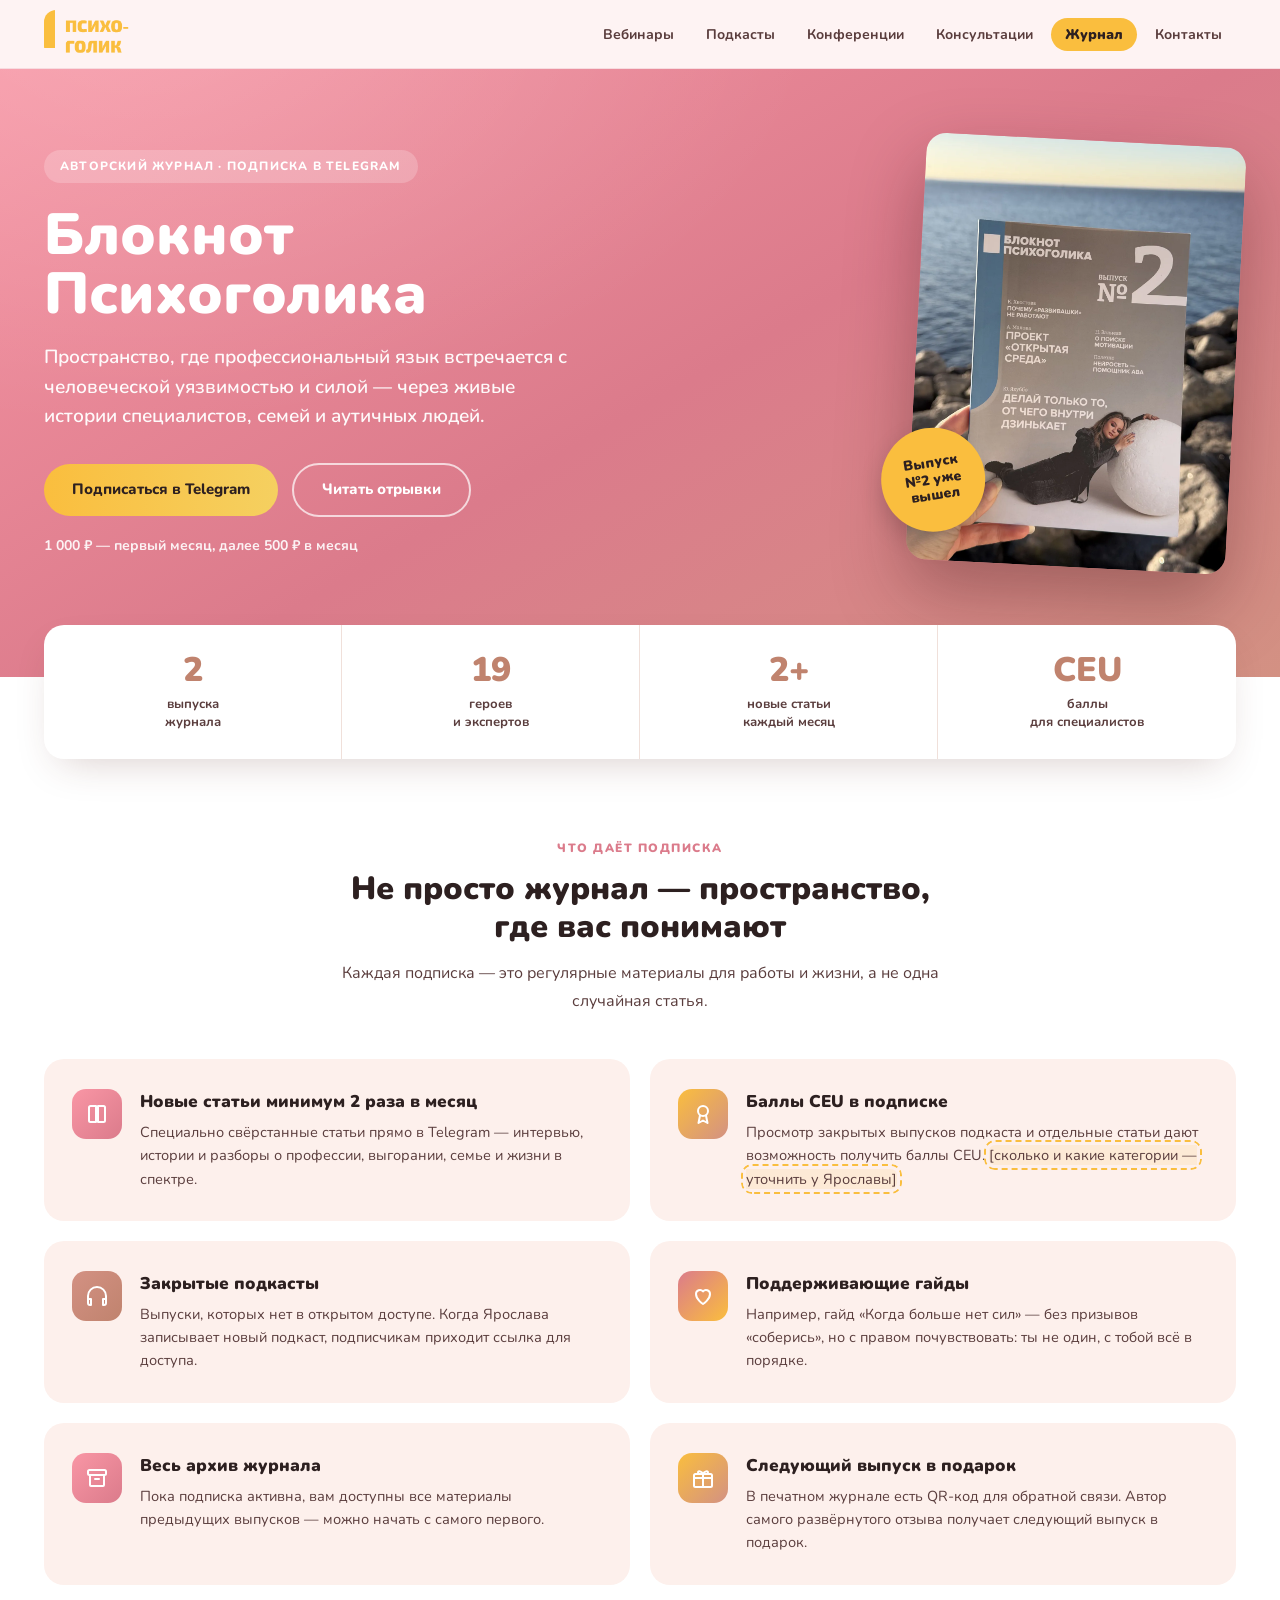
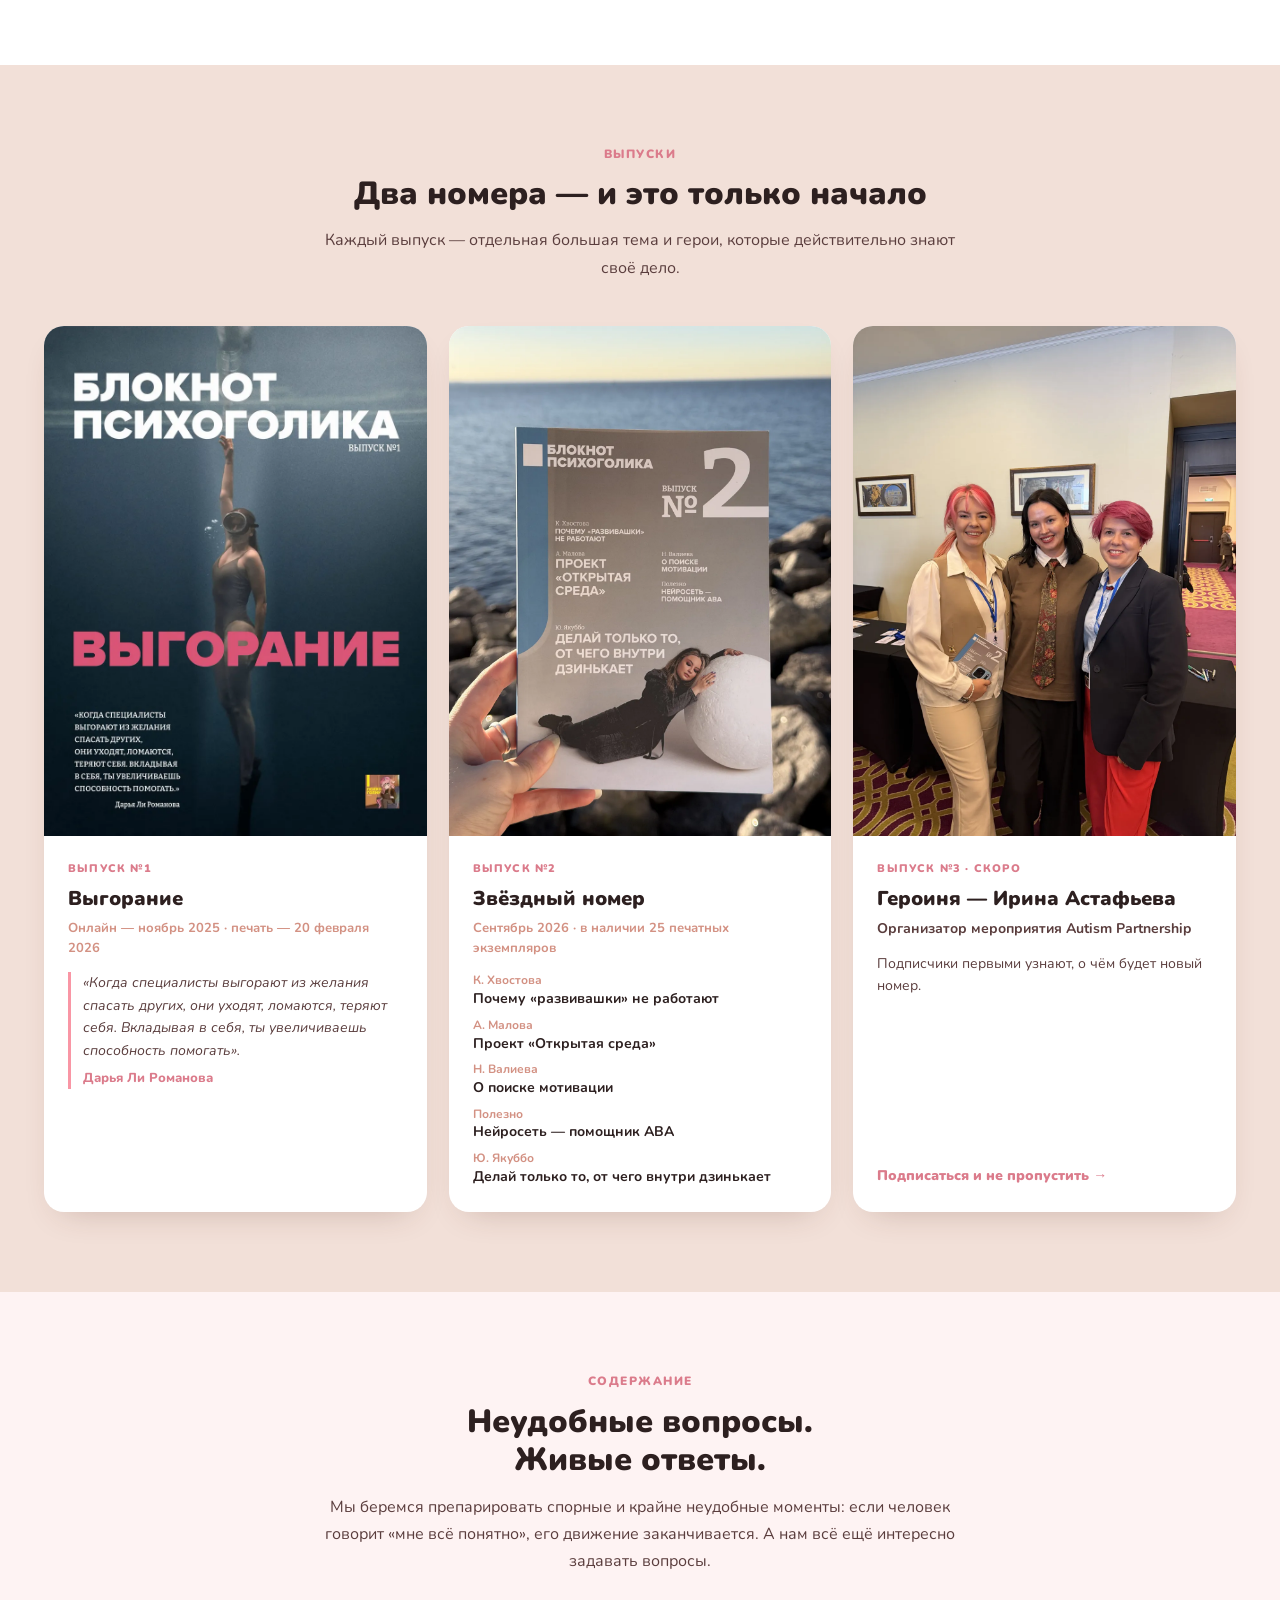
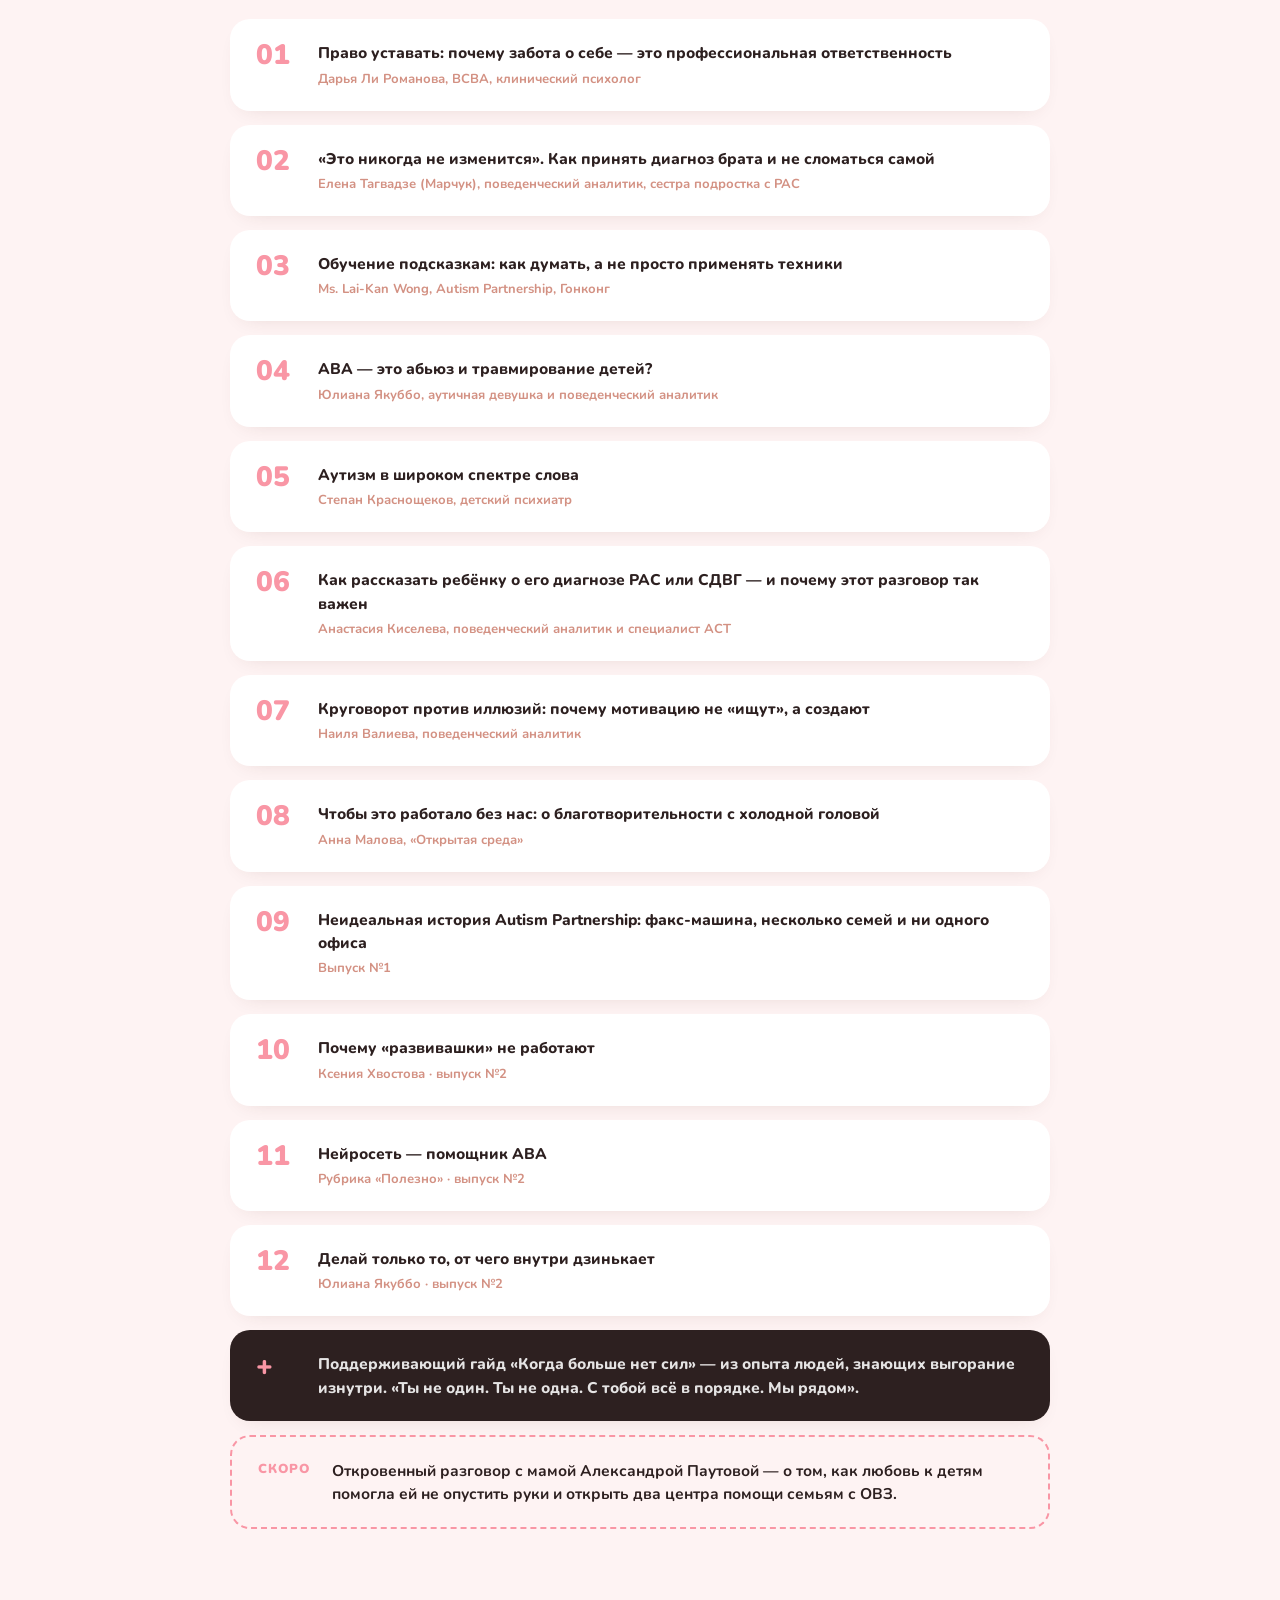
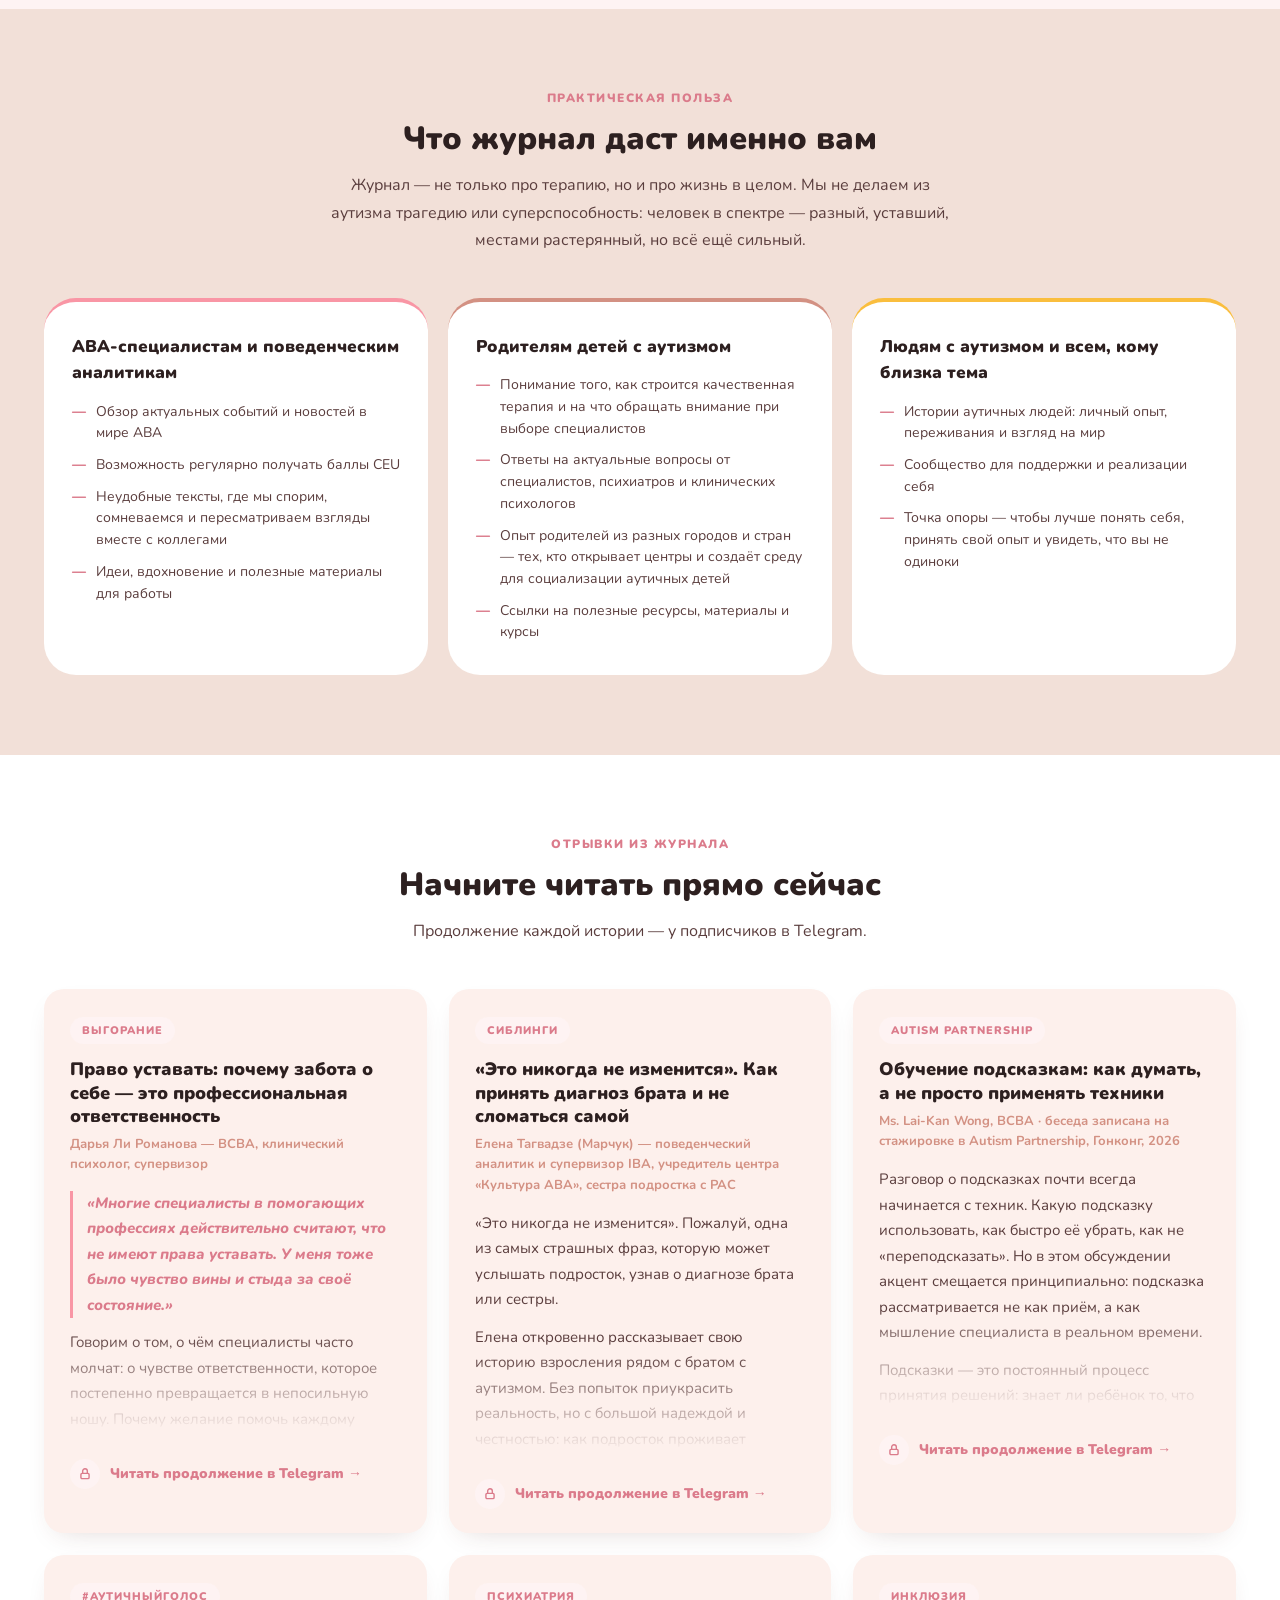
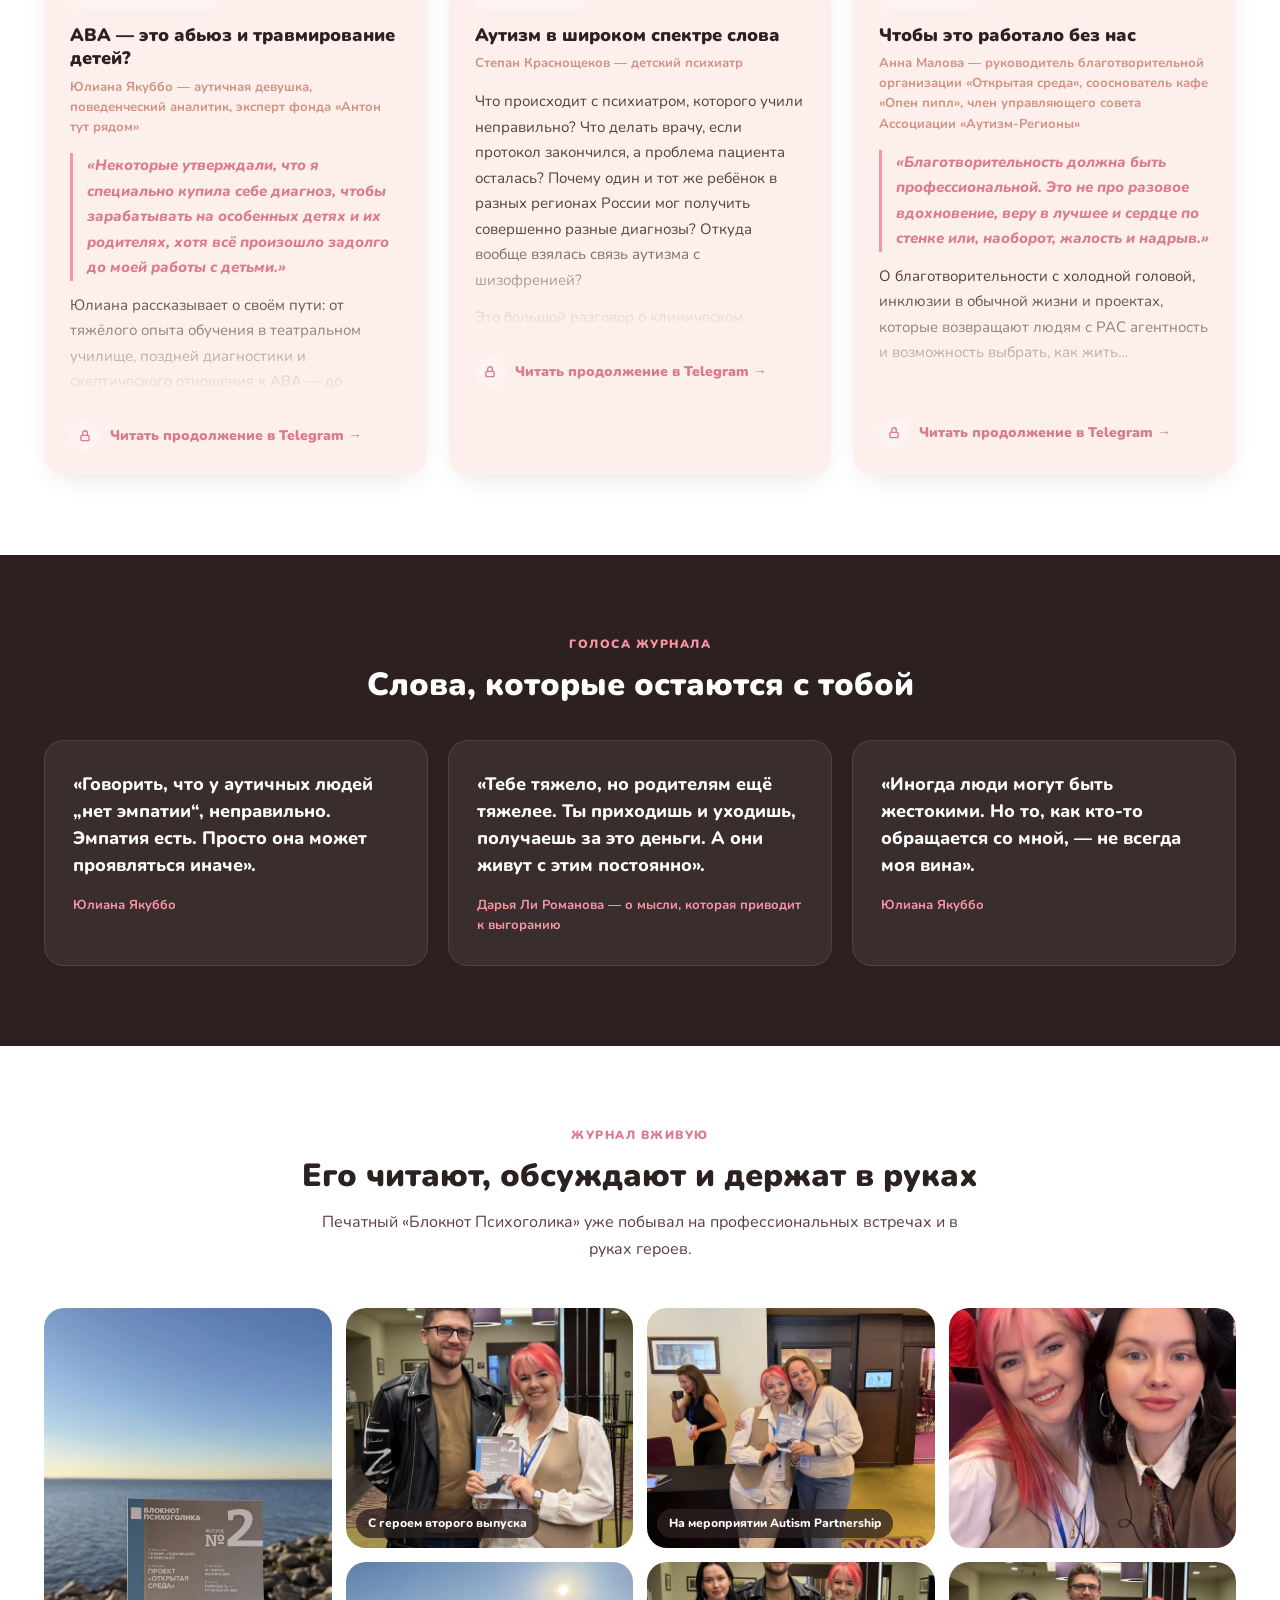
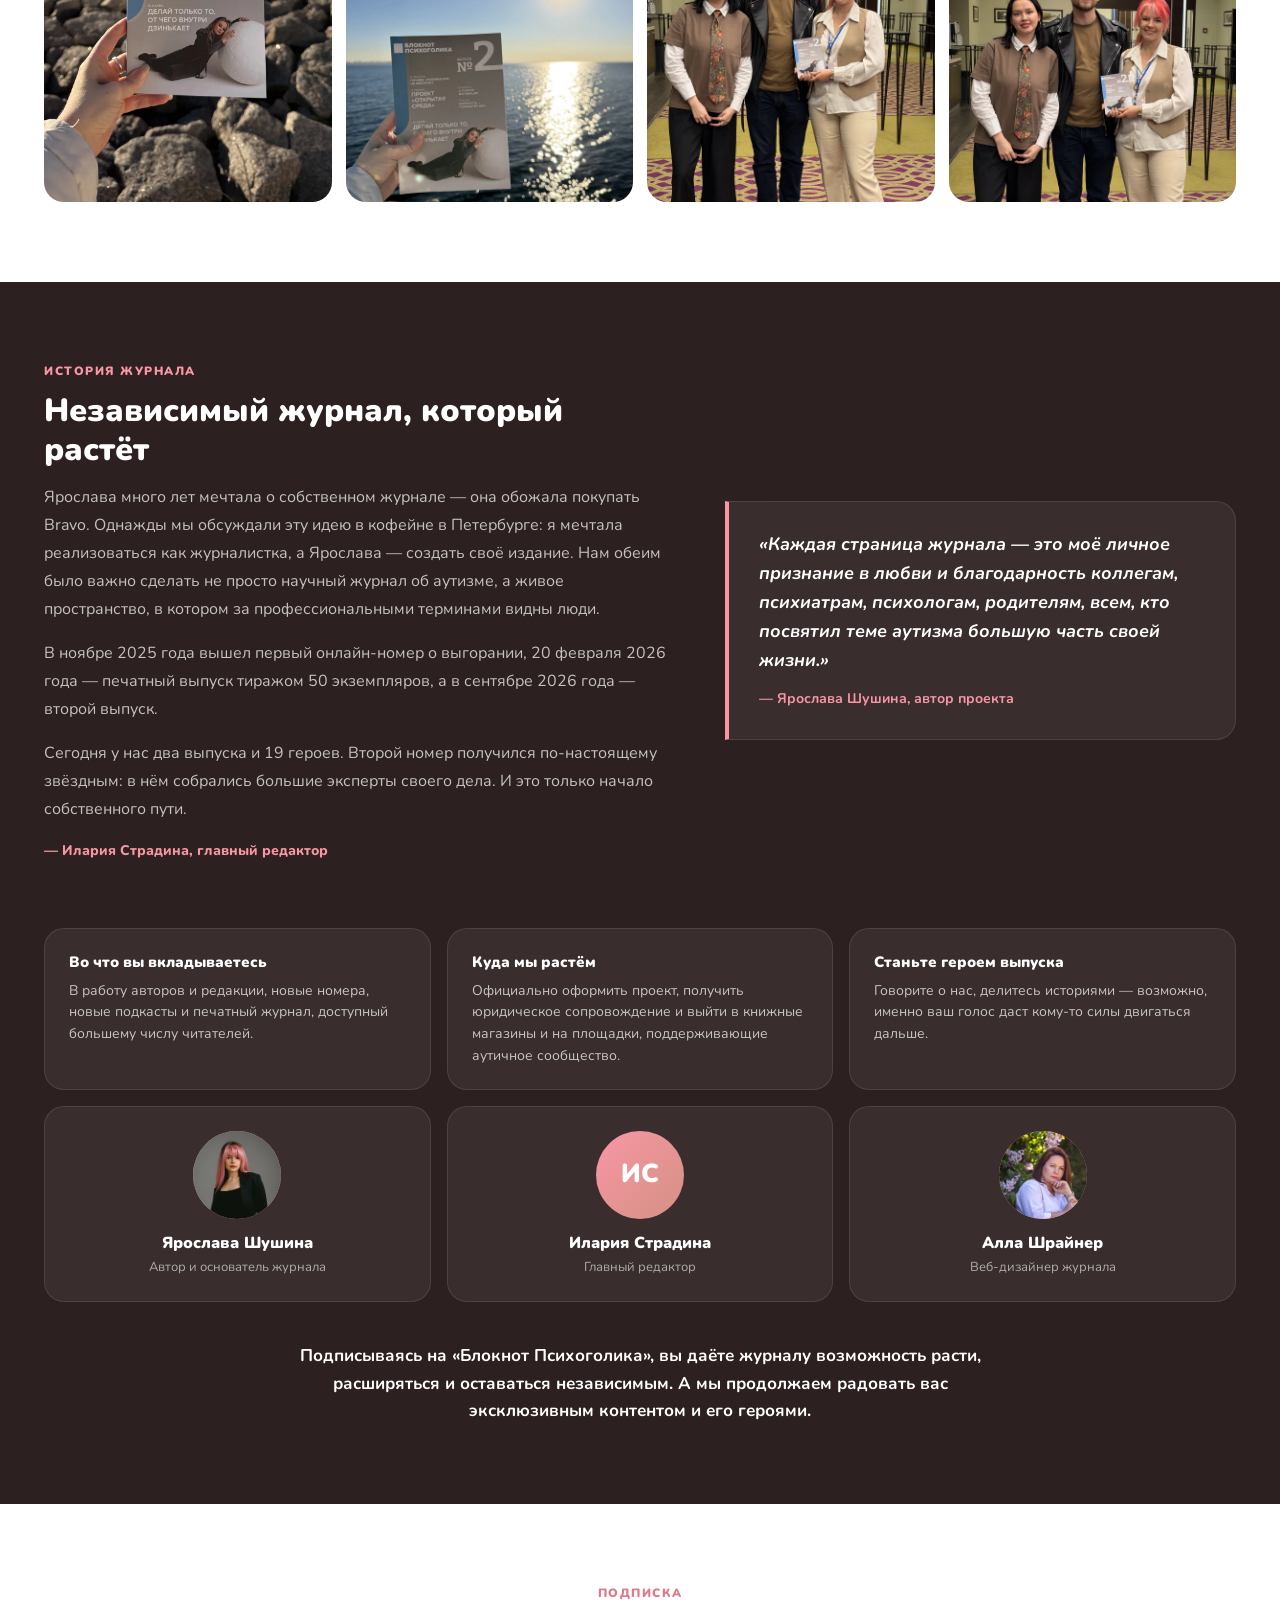
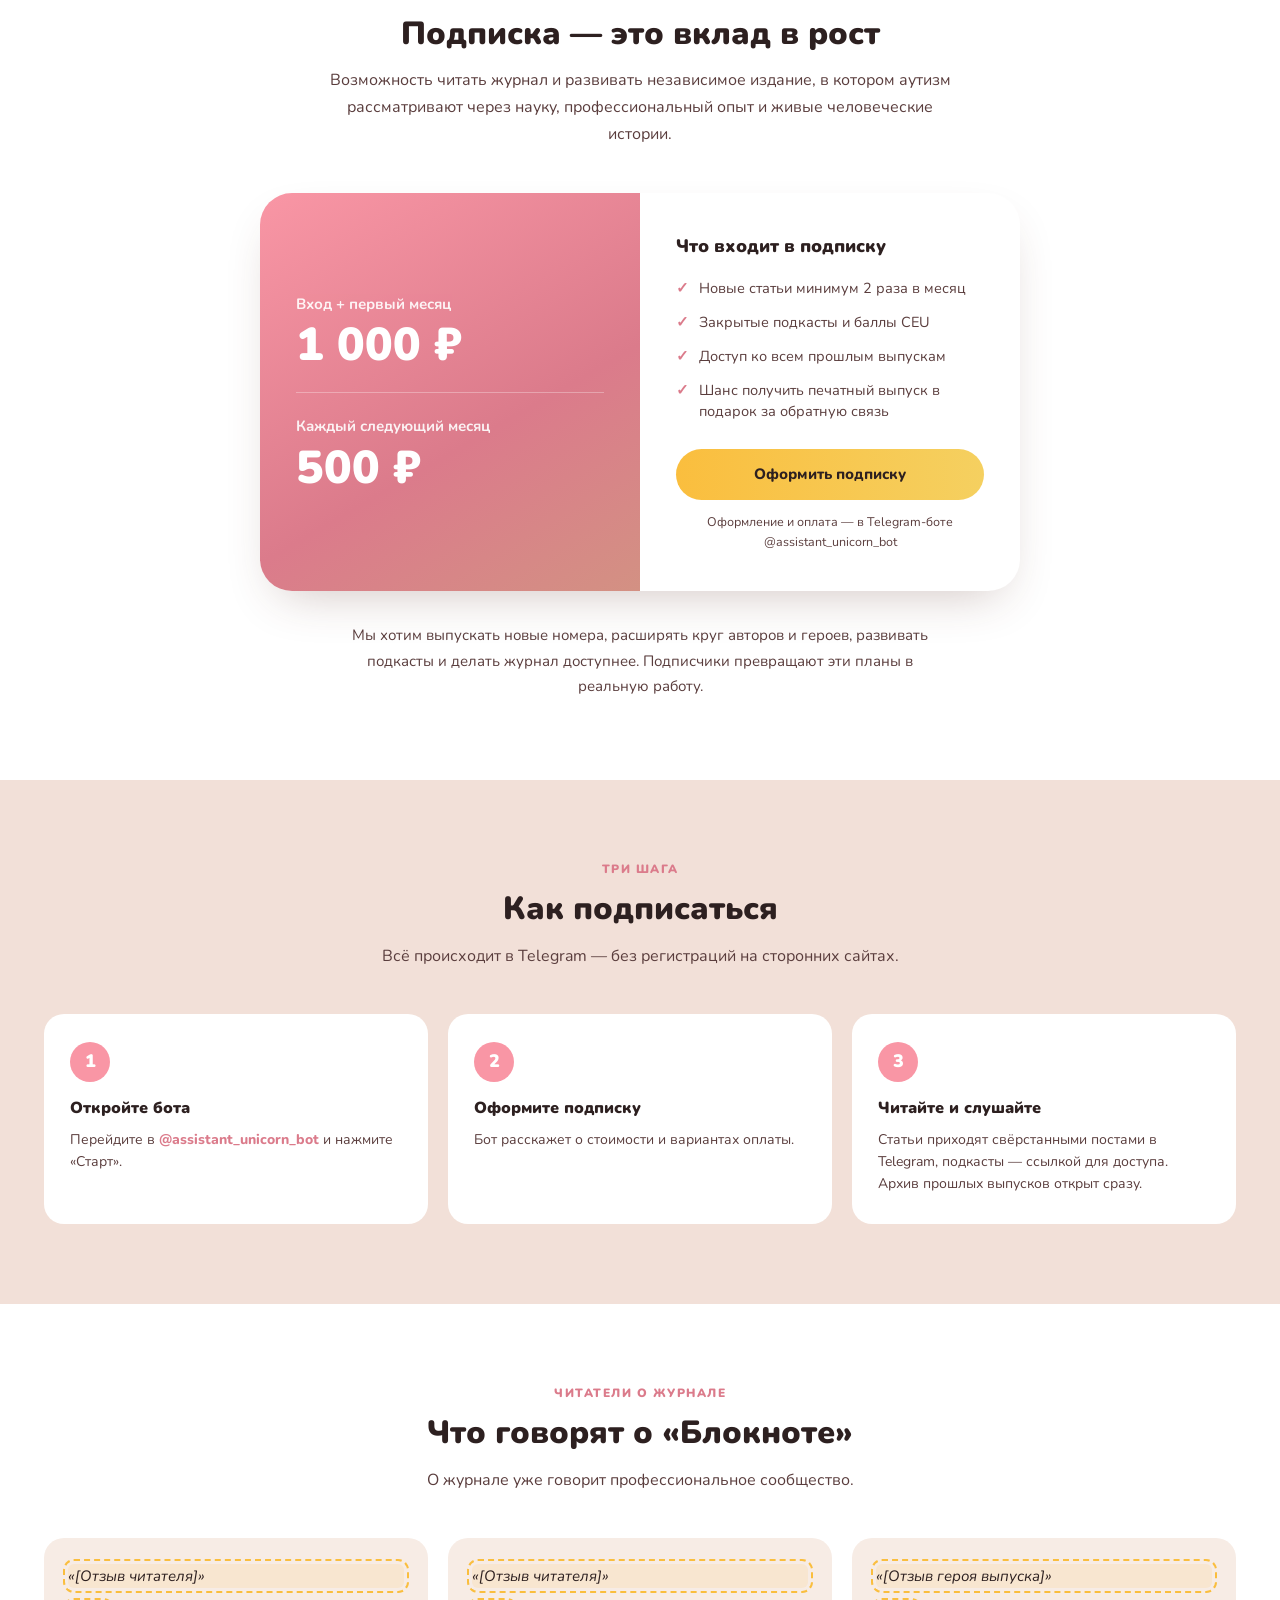
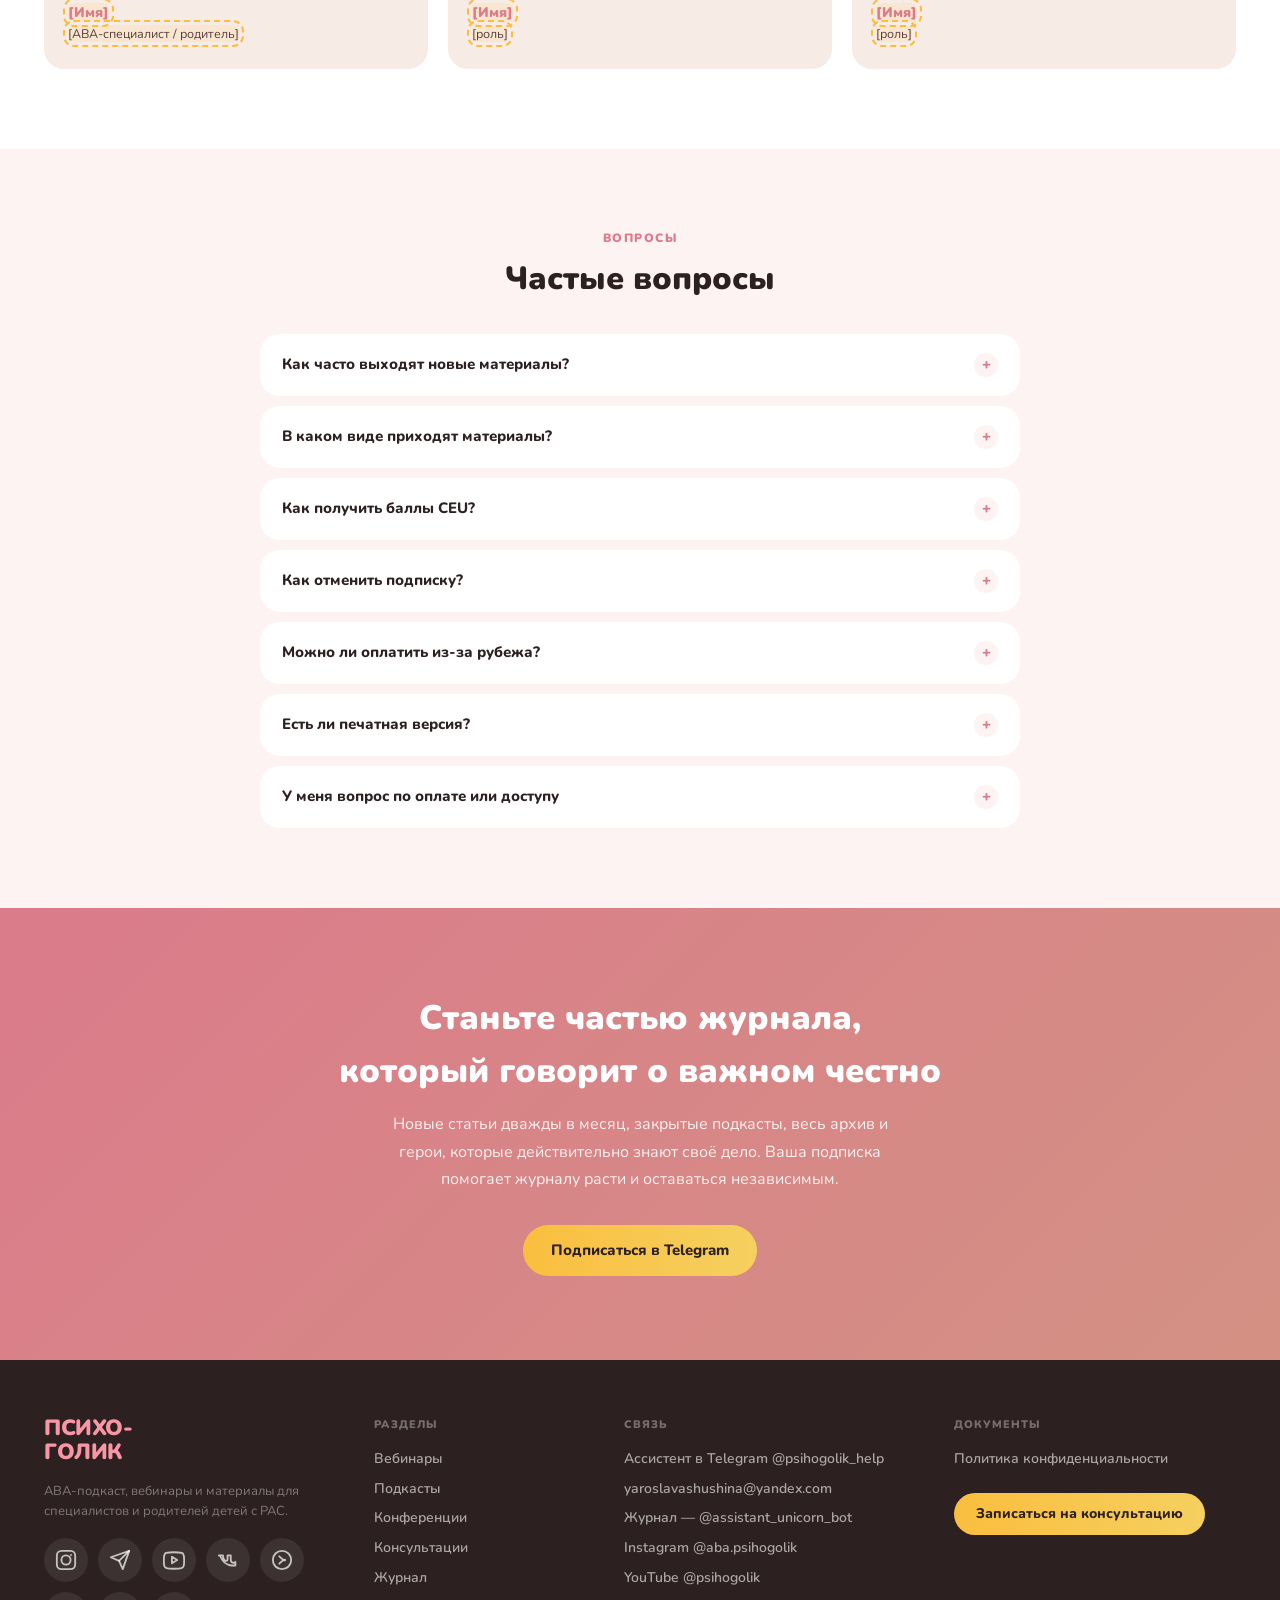
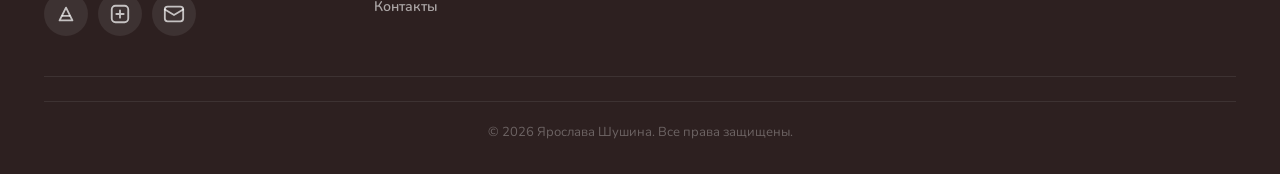
<file: journal.html>
<!DOCTYPE html>
<html lang="ru">
<head>
    <meta charset="UTF-8">
    <meta name="viewport" content="width=device-width, initial-scale=1.0">
    <title>Блокнот Психоголика — журнал Ярославы Шушиной</title>
    <meta name="description" content="Авторский журнал об АВА-терапии, людях и профессии. Новые статьи минимум два раза в месяц, бесплатные баллы CEU и закрытые подкасты для подписчиков. Подписка в Telegram.">
    <link rel="canonical" href="https://psihogolik.com/journal.html">
    <meta property="og:type" content="website">
    <meta property="og:url" content="https://psihogolik.com/journal.html">
    <meta property="og:title" content="Блокнот Психоголика — журнал Ярославы Шушиной">
    <meta property="og:description" content="Живые истории специалистов, родителей и людей с аутизмом. Статьи минимум два раза в месяц, CEU и закрытые подкасты для подписчиков.">
    <meta property="og:image" content="https://psihogolik.com/photo/open_graph/open_graph.png">
    <meta property="og:locale" content="ru_RU">
    <meta name="twitter:card" content="summary_large_image">
    <meta name="twitter:title" content="Блокнот Психоголика">
    <meta name="twitter:description" content="Авторский журнал об АВА-терапии, людях и профессии.">
    <meta name="twitter:image" content="https://psihogolik.com/photo/open_graph/open_graph.png">
    <link rel="preconnect" href="https://fonts.googleapis.com">
    <link rel="preconnect" href="https://fonts.gstatic.com" crossorigin>
    <link href="https://fonts.googleapis.com/css2?family=Nunito:ital,wght@0,400;0,600;0,700;0,800;0,900;1,400;1,700&display=swap" rel="stylesheet">
    <link rel="icon" href="photo/logo.png" type="image/png">
    <link rel="stylesheet" href="style.css">
    <style>
        /* ── Placeholders: подсветка мест, которые ждут текста от журналистки ── */
        .todo {
            outline: 2px dashed var(--yellow);
            outline-offset: 3px;
            border-radius: 6px;
            background: rgba(250,190,62,.12);
        }

        .jn-section { padding: 80px 0; }
        .jn-section--light { background: var(--white); }
        .jn-section--pink  { background: var(--light-pink); }
        .jn-section--beige { background: var(--beige); }
        .jn-section--dark  { background: var(--text-dark); }

        .jn-eyebrow {
            display: block;
            font-size: 12px;
            font-weight: 900;
            text-transform: uppercase;
            letter-spacing: 1.5px;
            color: var(--dark-pink);
            margin-bottom: 12px;
            text-align: center;
        }
        .jn-section--dark .jn-eyebrow { color: var(--medium-pink); }
        .jn-h2 {
            font-size: 32px;
            font-weight: 900;
            color: var(--text-dark);
            line-height: 1.2;
            text-align: center;
            margin-bottom: 14px;
        }
        .jn-section--dark .jn-h2 { color: var(--white); }
        .jn-lead {
            font-size: 16px;
            color: var(--text-mid);
            line-height: 1.7;
            text-align: center;
            max-width: 640px;
            margin: 0 auto 44px;
        }
        .jn-section--dark .jn-lead { color: rgba(255,255,255,.65); }

        /* ── Hero ── */
        .jn-hero {
            background:
                radial-gradient(120% 140% at 10% 0%, rgba(255,255,255,.18) 0%, rgba(255,255,255,0) 45%),
                linear-gradient(150deg, var(--medium-pink) 0%, var(--dark-pink) 55%, var(--salmon) 100%);
            padding: 140px 0 110px;
            position: relative;
            overflow: hidden;
        }
        .jn-hero-inner {
            display: grid;
            grid-template-columns: 1fr 320px;
            gap: 64px;
            align-items: center;
        }
        .jn-hero-label {
            display: inline-block;
            background: rgba(255,255,255,.2);
            color: var(--white);
            font-size: 12px;
            font-weight: 800;
            text-transform: uppercase;
            letter-spacing: 1.2px;
            padding: 7px 16px;
            border-radius: 50px;
            margin-bottom: 22px;
        }
        .jn-hero h1 {
            font-size: 58px;
            font-weight: 900;
            color: var(--white);
            line-height: 1.02;
            margin-bottom: 20px;
        }
        .jn-hero-promise {
            font-size: 19px;
            font-weight: 600;
            color: rgba(255,255,255,.95);
            line-height: 1.55;
            max-width: 540px;
            margin-bottom: 32px;
        }
        .jn-hero-btns { display: flex; flex-wrap: wrap; gap: 14px; align-items: center; }
        .jn-hero-price {
            font-size: 14px;
            font-weight: 700;
            color: rgba(255,255,255,.9);
            margin-top: 18px;
        }
        .jn-hero-cover {
            position: relative;
            transform: rotate(3deg);
        }
        .jn-hero-cover img {
            width: 100%;
            border-radius: var(--radius-md);
            box-shadow: 0 30px 70px rgba(60,20,20,.35);
            display: block;
        }
        .jn-hero-sticker {
            position: absolute;
            left: -28px; bottom: 28px;
            background: var(--yellow);
            color: var(--text-dark);
            font-weight: 900;
            font-size: 14px;
            line-height: 1.2;
            text-align: center;
            padding: 14px 16px;
            border-radius: 50%;
            width: 104px; height: 104px;
            display: flex; align-items: center; justify-content: center;
            transform: rotate(-12deg);
            box-shadow: 0 10px 24px rgba(0,0,0,.18);
        }

        /* ── Stats strip ── */
        .jn-stats-wrap { margin-top: -52px; position: relative; z-index: 2; }
        .jn-stats {
            background: var(--white);
            border-radius: var(--radius-md);
            box-shadow: 0 16px 40px -16px rgba(90,45,35,.25);
            display: grid;
            grid-template-columns: repeat(4, 1fr);
        }
        .jn-stat {
            text-align: center;
            padding: 28px 16px;
            border-right: 1px solid #f0e0da;
        }
        .jn-stat:last-child { border-right: none; }
        .jn-stat-num { font-size: 34px; font-weight: 900; color: var(--brown); line-height: 1; margin-bottom: 8px; }
        .jn-stat-label { font-size: 13px; font-weight: 700; color: var(--text-mid); line-height: 1.4; }

        /* ── Benefits ── */
        .jn-benefits {
            display: grid;
            grid-template-columns: repeat(2, 1fr);
            gap: 20px;
        }
        .jn-benefit {
            background: #fdf0ec;
            border-radius: var(--radius-md);
            padding: 30px 28px;
            display: flex;
            gap: 18px;
            align-items: flex-start;
        }
        .jn-benefit-icon {
            flex-shrink: 0;
            width: 50px; height: 50px;
            border-radius: 14px;
            background: linear-gradient(135deg, var(--medium-pink), var(--dark-pink));
            color: var(--white);
            display: flex; align-items: center; justify-content: center;
        }
        .jn-benefit:nth-child(2) .jn-benefit-icon { background: linear-gradient(135deg, var(--yellow), var(--salmon)); }
        .jn-benefit:nth-child(3) .jn-benefit-icon { background: linear-gradient(135deg, var(--salmon), var(--brown)); }
        .jn-benefit:nth-child(4) .jn-benefit-icon { background: linear-gradient(135deg, var(--dark-pink), var(--yellow)); }
        .jn-benefit:nth-child(6) .jn-benefit-icon { background: linear-gradient(135deg, var(--yellow), var(--salmon)); }
        .jn-benefit h3 { font-size: 17px; font-weight: 900; color: var(--text-dark); margin-bottom: 6px; }
        .jn-benefit p { font-size: 14.5px; color: var(--text-mid); line-height: 1.6; }

        /* ── Issues ── */
        .jn-issues { display: grid; grid-template-columns: repeat(3, 1fr); gap: 22px; align-items: stretch; }
        .jn-issue {
            background: var(--white);
            border-radius: var(--radius-md);
            overflow: hidden;
            box-shadow: 0 14px 34px -18px rgba(90,45,35,.3);
            display: flex;
            flex-direction: column;
        }
        .jn-issue-cover { aspect-ratio: 3/4; overflow: hidden; background: var(--light-pink); }
        .jn-issue-cover img { width: 100%; height: 100%; object-fit: cover; display: block; transition: transform .4s; }
        .jn-issue:hover .jn-issue-cover img { transform: scale(1.03); }
        .jn-issue-body { padding: 24px 24px 26px; flex: 1; display: flex; flex-direction: column; }
        .jn-issue-num { font-size: 11px; font-weight: 900; text-transform: uppercase; letter-spacing: 1.2px; color: var(--dark-pink); }
        .jn-issue h3 { font-size: 20px; font-weight: 900; color: var(--text-dark); margin: 6px 0 4px; }
        .jn-issue-date { font-size: 13px; font-weight: 700; color: var(--salmon); margin-bottom: 14px; }
        .jn-issue blockquote { font-size: 14px; font-style: italic; color: var(--text-mid); line-height: 1.6; border-left: 3px solid var(--medium-pink); padding-left: 12px; }
        .jn-issue blockquote cite { display: block; margin-top: 6px; font-style: normal; font-weight: 800; color: var(--dark-pink); font-size: 13px; }
        .jn-issue-list { list-style: none; display: flex; flex-direction: column; gap: 8px; }
        .jn-issue-list li { font-size: 14px; font-weight: 700; color: var(--text-dark); line-height: 1.4; }
        .jn-issue-list li span { display: block; font-size: 12px; font-weight: 700; color: var(--salmon); }
        .jn-issue--soon .jn-issue-cover img { object-position: center 30%; }
        .jn-issue--soon p { font-size: 14px; color: var(--text-mid); line-height: 1.6; margin-bottom: 12px; }
        .jn-issue-link { font-size: 14px; font-weight: 900; color: var(--dark-pink); margin-top: auto; }

        /* ── Live gallery ── */
        .jn-gallery {
            display: grid;
            grid-template-columns: repeat(4, 1fr);
            grid-auto-rows: 240px;
            gap: 14px;
        }
        .jn-photo { margin: 0; position: relative; border-radius: var(--radius-md); overflow: hidden; }
        .jn-photo--tall { grid-row: span 2; }
        .jn-photo img { width: 100%; height: 100%; object-fit: cover; display: block; }
        .jn-photo figcaption {
            position: absolute; left: 10px; bottom: 10px;
            background: rgba(45,32,32,.75); color: var(--white);
            font-size: 12px; font-weight: 800;
            padding: 5px 12px; border-radius: 50px;
        }

        /* ── Team ── */
        .jn-team { display: grid; grid-template-columns: repeat(3, 1fr); gap: 16px; margin-top: 16px; }
        .jn-team-member {
            text-align: center;
            background: rgba(255,255,255,.06);
            border: 1px solid rgba(255,255,255,.1);
            border-radius: var(--radius-md);
            padding: 24px 18px;
        }
        .jn-team-photo {
            width: 88px; height: 88px; border-radius: 50%;
            overflow: hidden; margin: 0 auto 12px;
            background: linear-gradient(135deg, var(--medium-pink), var(--salmon));
        }
        .jn-team-photo img { width: 100%; height: 100%; object-fit: cover; object-position: top; }
        .jn-team-photo--initials { display: flex; align-items: center; justify-content: center; color: var(--white); font-size: 26px; font-weight: 900; }
        .jn-team-name { font-size: 16px; font-weight: 900; color: var(--white); }
        .jn-team-role { font-size: 13px; color: rgba(255,255,255,.6); margin-top: 2px; }

        /* ── Inside ── */
        .jn-inside {
            max-width: 820px;
            margin: 0 auto;
            display: flex;
            flex-direction: column;
            gap: 14px;
        }
        .jn-inside-item {
            display: flex;
            gap: 22px;
            align-items: flex-start;
            background: var(--white);
            border-radius: var(--radius-md);
            padding: 22px 26px;
            box-shadow: 0 8px 22px -14px rgba(90,45,35,.2);
        }
        .jn-inside-item--accent { background: var(--text-dark); }
        .jn-inside-item.jn-inside-item--accent p { color: rgba(255,255,255,.88); }
        .jn-inside-num { font-size: 28px; font-weight: 900; color: var(--medium-pink); line-height: 1; flex-shrink: 0; min-width: 40px; }
        .jn-inside-item p { font-size: 15.5px; color: var(--text-dark); line-height: 1.5; font-weight: 800; }
        .jn-inside-author { display: block; margin-top: 4px; font-size: 13px; font-weight: 700; color: var(--salmon); }
        .jn-inside-item--soon { background: transparent; box-shadow: none; border: 2px dashed var(--medium-pink); }
        .jn-inside-item--soon .jn-inside-num { font-size: 13px; text-transform: uppercase; letter-spacing: 1px; padding-top: 4px; }
        .jn-inside-item--soon p { font-weight: 700; }

        /* ── Audiences ── */
        .jn-aud {
            display: grid;
            grid-template-columns: repeat(3, 1fr);
            gap: 20px;
        }
        .jn-aud-card {
            background: var(--white);
            border-radius: var(--radius-lg);
            padding: 32px 28px;
            border-top: 4px solid var(--medium-pink);
        }
        .jn-aud-card:nth-child(2) { border-top-color: var(--salmon); }
        .jn-aud-card:nth-child(3) { border-top-color: var(--yellow); }
        .jn-aud-card h3 { font-size: 17px; font-weight: 900; color: var(--text-dark); margin-bottom: 14px; }
        .jn-aud-card ul { list-style: none; display: flex; flex-direction: column; gap: 10px; }
        .jn-aud-card li { font-size: 14px; color: var(--text-mid); line-height: 1.55; display: flex; gap: 10px; }
        .jn-aud-card li::before { content: '\2014'; color: var(--dark-pink); font-weight: 900; flex-shrink: 0; }

        /* ── Excerpts (teaser) ── */
        .jn-excerpts {
            display: grid;
            grid-template-columns: repeat(3, 1fr);
            gap: 22px;
        }
        .jn-excerpt {
            background: #fdf0ec;
            border-radius: var(--radius-md);
            padding: 28px 26px 24px;
            display: flex;
            flex-direction: column;
            box-shadow: 0 10px 28px -14px rgba(90,45,35,.22);
        }
        .jn-excerpt-tag {
            align-self: flex-start;
            font-size: 11px;
            font-weight: 900;
            text-transform: uppercase;
            letter-spacing: 1px;
            color: var(--dark-pink);
            background: var(--light-pink);
            border-radius: 50px;
            padding: 5px 12px;
            margin-bottom: 14px;
        }
        .jn-excerpt h3 { font-size: 18px; font-weight: 900; color: var(--text-dark); line-height: 1.3; margin-bottom: 6px; }
        .jn-excerpt-author { font-size: 13px; font-weight: 700; color: var(--salmon); margin-bottom: 16px; }
        .jn-excerpt-body {
            position: relative;
            max-height: 260px;
            overflow: hidden;
            flex: 1;
        }
        .jn-excerpt-body p { font-size: 15px; color: var(--text-mid); line-height: 1.7; margin-bottom: 12px; }
        .jn-excerpt-body::after {
            content: '';
            position: absolute;
            left: 0; right: 0; bottom: 0;
            height: 120px;
            background: linear-gradient(to bottom, rgba(253,240,236,0), #fdf0ec 85%);
        }
        .jn-excerpt-quote {
            font-weight: 800;
            font-style: italic;
            color: var(--dark-pink) !important;
            border-left: 3px solid var(--medium-pink);
            padding-left: 14px;
        }
        .jn-quotes {
            display: grid;
            grid-template-columns: repeat(3, 1fr);
            gap: 20px;
            margin-top: 36px;
        }
        .jn-quote {
            background: rgba(255,255,255,.06);
            border: 1px solid rgba(255,255,255,.1);
            border-radius: var(--radius-md);
            padding: 30px 28px;
            margin: 0;
        }
        .jn-quote blockquote {
            font-size: 18px;
            font-weight: 800;
            color: var(--white);
            line-height: 1.5;
            margin-bottom: 16px;
        }
        .jn-quote figcaption { font-size: 13px; font-weight: 700; color: var(--medium-pink); }
        .jn-excerpt-more {
            margin-top: 8px;
            display: flex;
            align-items: center;
            gap: 10px;
            font-size: 14px;
            font-weight: 900;
            color: var(--dark-pink);
        }
        .jn-excerpt-more:hover { color: var(--text-dark); }
        .jn-excerpt-lock {
            width: 30px; height: 30px;
            border-radius: 50%;
            background: var(--light-pink);
            display: flex; align-items: center; justify-content: center;
            flex-shrink: 0;
        }

        /* ── Support / story ── */
        .jn-story {
            display: grid;
            grid-template-columns: 1.1fr .9fr;
            gap: 56px;
            align-items: center;
        }
        .jn-story-text p { font-size: 16px; color: rgba(255,255,255,.72); line-height: 1.75; margin-bottom: 16px; }
        .jn-story-text .jn-h2, .jn-story-text .jn-eyebrow { text-align: left; }
        .jn-story-quote {
            background: rgba(255,255,255,.06);
            border: 1px solid rgba(255,255,255,.1);
            border-left: 4px solid var(--medium-pink);
            border-radius: 0 var(--radius-md) var(--radius-md) 0;
            padding: 28px 30px;
            font-size: 18px;
            font-weight: 700;
            font-style: italic;
            color: var(--white);
            line-height: 1.6;
        }
        .jn-story-quote cite { display: block; margin-top: 14px; font-size: 14px; font-style: normal; color: var(--medium-pink); }
        .jn-story-sign { font-size: 14px !important; font-weight: 800; color: var(--medium-pink) !important; }
        .jn-story-final {
            text-align: center;
            font-size: 17px;
            font-weight: 700;
            color: var(--white);
            line-height: 1.6;
            max-width: 720px;
            margin: 40px auto 0;
        }
        .jn-goals {
            display: grid;
            grid-template-columns: repeat(3, 1fr);
            gap: 16px;
            margin-top: 48px;
        }
        .jn-goal {
            background: rgba(255,255,255,.06);
            border: 1px solid rgba(255,255,255,.1);
            border-radius: var(--radius-md);
            padding: 22px 24px;
            color: rgba(255,255,255,.72);
            font-size: 14px;
            line-height: 1.55;
        }
        .jn-goal strong { display: block; color: var(--white); font-size: 15px; font-weight: 900; margin-bottom: 6px; }

        /* ── Price ── */
        .jn-price {
            max-width: 760px;
            margin: 0 auto;
            background: var(--white);
            border-radius: var(--radius-lg);
            box-shadow: 0 20px 50px -20px rgba(90,45,35,.3);
            display: grid;
            grid-template-columns: 1fr 1fr;
            overflow: hidden;
        }
        .jn-price-left {
            background: linear-gradient(150deg, var(--medium-pink) 0%, var(--dark-pink) 60%, var(--salmon) 100%);
            color: var(--white);
            padding: 40px 36px;
            display: flex;
            flex-direction: column;
            justify-content: center;
        }
        .jn-price-step--next { margin-top: 24px; padding-top: 22px; border-top: 1px solid rgba(255,255,255,.3); }
        .jn-price-num--small { font-size: 32px; }
        .jn-price-growth {
            text-align: center;
            font-size: 15px;
            color: var(--text-mid);
            line-height: 1.7;
            max-width: 620px;
            margin: 32px auto 0;
        }
        .jn-price-eq { font-size: 15px; font-weight: 700; opacity: .9; margin-bottom: 6px; }
        .jn-price-num { font-size: 46px; font-weight: 900; line-height: 1; }
        .jn-price-period { font-size: 15px; font-weight: 700; opacity: .85; margin-top: 6px; }
        .jn-price-right { padding: 40px 36px; }
        .jn-price-right h3 { font-size: 18px; font-weight: 900; color: var(--text-dark); margin-bottom: 18px; }
        .jn-price-list { list-style: none; display: flex; flex-direction: column; gap: 12px; margin-bottom: 26px; }
        .jn-price-list li { font-size: 14.5px; color: var(--text-mid); line-height: 1.5; display: flex; gap: 10px; }
        .jn-price-list li::before { content: '\2713'; color: var(--dark-pink); font-weight: 900; flex-shrink: 0; }
        .jn-price-right .btn-yellow { display: block; text-align: center; }
        .jn-price-note { font-size: 12.5px; color: var(--text-mid); text-align: center; margin-top: 12px; }

        /* ── Steps ── */
        .jn-steps { display: grid; grid-template-columns: repeat(3, 1fr); gap: 20px; }
        .jn-step { background: var(--white); border-radius: var(--radius-md); padding: 28px 26px; }
        .jn-step-num {
            display: inline-flex; align-items: center; justify-content: center;
            width: 40px; height: 40px; border-radius: 50%;
            background: var(--medium-pink); color: var(--white);
            font-weight: 900; font-size: 18px; margin-bottom: 14px;
        }
        .jn-step h3 { font-size: 16px; font-weight: 900; color: var(--text-dark); margin-bottom: 8px; }
        .jn-step p { font-size: 14px; color: var(--text-mid); line-height: 1.6; }
        .jn-step a { color: var(--dark-pink); font-weight: 800; }

        /* ── Reviews ── */
        .jn-reviews { display: grid; grid-template-columns: repeat(3, 1fr); gap: 20px; }
        .jn-review { background: #f7ece5; border-radius: var(--radius-md); padding: 26px 24px; }
        .jn-review p { font-size: 15px; font-style: italic; color: var(--text-dark); line-height: 1.6; margin-bottom: 14px; }
        .jn-review-name { font-size: 14px; font-weight: 900; color: var(--dark-pink); }
        .jn-review-role { font-size: 12.5px; color: var(--text-mid); }

        /* ── FAQ ── */
        .jn-faq { max-width: 760px; margin: 36px auto 0; display: flex; flex-direction: column; gap: 10px; }
        .jn-faq details { background: var(--white); border-radius: var(--radius-md); }
        .jn-faq summary {
            list-style: none; cursor: pointer;
            padding: 19px 22px;
            font-size: 15px; font-weight: 800; color: var(--text-dark);
            display: flex; justify-content: space-between; align-items: center; gap: 12px;
        }
        .jn-faq summary::-webkit-details-marker { display: none; }
        .jn-faq summary::after {
            content: '+'; flex-shrink: 0;
            width: 24px; height: 24px; border-radius: 50%;
            background: var(--light-pink); color: var(--dark-pink); font-weight: 900;
            display: flex; align-items: center; justify-content: center;
        }
        .jn-faq details[open] summary::after { content: '\2212'; background: var(--dark-pink); color: var(--white); }
        .jn-faq details p { padding: 0 22px 20px; font-size: 14.5px; color: var(--text-mid); line-height: 1.65; }
        .jn-faq a { color: var(--dark-pink); font-weight: 800; }

        /* ── Final CTA ── */
        .jn-final {
            background: linear-gradient(135deg, var(--dark-pink) 0%, var(--salmon) 100%);
            padding: 84px 0;
            text-align: center;
        }
        .jn-final h2 { font-size: 34px; font-weight: 900; color: var(--white); margin-bottom: 14px; }
        .jn-final p { font-size: 16px; color: rgba(255,255,255,.88); max-width: 540px; margin: 0 auto 32px; line-height: 1.7; }

        /* ── Responsive ── */
        @media (max-width: 1024px) {
            .jn-hero h1 { font-size: 46px; }
            .jn-hero-inner { grid-template-columns: 1fr 260px; gap: 40px; }
        }
        @media (max-width: 1024px) {
            .jn-excerpts { grid-template-columns: repeat(2, 1fr); }
            .jn-gallery { grid-template-columns: repeat(2, 1fr); }
        }
        @media (max-width: 768px) {
            .jn-section { padding: 56px 0; }
            .jn-hero { padding: 104px 0 90px; }
            .jn-hero-inner { grid-template-columns: 1fr; }
            .jn-hero h1 { font-size: 38px; }
            .jn-hero-promise { font-size: 16px; }
            .jn-hero-cover { max-width: 220px; margin: 0 auto; }
            .jn-hero-sticker { width: 86px; height: 86px; font-size: 12px; left: -20px; }
            .jn-stats { grid-template-columns: repeat(2, 1fr); }
            .jn-stat:nth-child(2) { border-right: none; }
            .jn-stat:nth-child(-n+2) { border-bottom: 1px solid #f0e0da; }
            .jn-h2 { font-size: 26px; }
            .jn-benefits, .jn-aud, .jn-excerpts, .jn-goals, .jn-steps, .jn-reviews, .jn-quotes, .jn-issues, .jn-team { grid-template-columns: 1fr; }
            .jn-gallery { grid-auto-rows: 180px; }
            .jn-story { grid-template-columns: 1fr; gap: 32px; }
            .jn-price { grid-template-columns: 1fr; }
            .jn-final h2 { font-size: 28px; }
        }
    </style>
</head>
<body>

<header class="header" id="header">
    <div class="container">
        <nav class="nav">
            <a href="index.html" class="logo">
                <img src="photo/logo.png" alt="Психоголик" class="logo-img">
            </a>
            <ul class="nav-links" id="nav-links">
                <li><a href="index.html#webinars">Вебинары</a></li>
                <li><a href="index.html#podcasts">Подкасты</a></li>
                <li><a href="index.html#performances">Конференции</a></li>
                <li><a href="index.html#consultations">Консультации</a></li>
                <li><a href="journal.html" class="nav-ceu">Журнал</a></li>
                <li><a href="index.html#contacts">Контакты</a></li>
            </ul>
            <button class="burger" id="burger" aria-label="Меню">
                <span></span><span></span><span></span>
            </button>
        </nav>
    </div>
</header>

<!-- ══════════════ HERO ══════════════ -->
<section class="jn-hero">
    <div class="container">
        <div class="jn-hero-inner">
            <div>
                <span class="jn-hero-label">Авторский журнал · подписка в Telegram</span>
                <h1>Блокнот<br>Психоголика</h1>
                <p class="jn-hero-promise">Пространство, где профессиональный язык встречается с человеческой уязвимостью и силой — через живые истории специалистов, семей и аутичных людей.</p>
                <div class="jn-hero-btns">
                    <a href="https://t.me/assistant_unicorn_bot" target="_blank" rel="noopener" class="btn-yellow">Подписаться в Telegram</a>
                    <a href="#excerpts" class="btn-outline-light">Читать отрывки</a>
                </div>
                <p class="jn-hero-price">1 000 ₽ — первый месяц, далее 500 ₽ в месяц</p>
            </div>
            <div class="jn-hero-cover">
                <img src="photo/journal/issue2-in-hands-2.webp" alt="Блокнот Психоголика — обложка выпуска №2">
                <span class="jn-hero-sticker">Выпуск №2 уже вышел</span>
            </div>
        </div>
    </div>
</section>

<!-- ══════════════ STATS ══════════════ -->
<div class="jn-stats-wrap">
    <div class="container">
        <div class="jn-stats">
            <div class="jn-stat">
                <div class="jn-stat-num">2</div>
                <div class="jn-stat-label">выпуска<br>журнала</div>
            </div>
            <div class="jn-stat">
                <div class="jn-stat-num">19</div>
                <div class="jn-stat-label">героев<br>и экспертов</div>
            </div>
            <div class="jn-stat">
                <div class="jn-stat-num">2+</div>
                <div class="jn-stat-label">новые статьи<br>каждый месяц</div>
            </div>
            <div class="jn-stat">
                <div class="jn-stat-num">CEU</div>
                <div class="jn-stat-label">баллы<br>для специалистов</div>
            </div>
        </div>
    </div>
</div>

<!-- ══════════════ WHAT YOU GET ══════════════ -->
<section class="jn-section jn-section--light">
    <div class="container">
        <span class="jn-eyebrow">Что даёт подписка</span>
        <h2 class="jn-h2">Не просто журнал — пространство,<br>где вас понимают</h2>
        <p class="jn-lead">Каждая подписка — это регулярные материалы для работы и жизни, а не одна случайная статья.</p>
        <div class="jn-benefits">
            <div class="jn-benefit">
                <div class="jn-benefit-icon">
                    <svg width="24" height="24" viewBox="0 0 24 24" fill="none" stroke="currentColor" stroke-width="2" stroke-linecap="round" stroke-linejoin="round"><path d="M4 5.5A1.5 1.5 0 0 1 5.5 4H11v16H5.5A1.5 1.5 0 0 1 4 18.5z"/><path d="M20 5.5A1.5 1.5 0 0 0 18.5 4H13v16h5.5a1.5 1.5 0 0 0 1.5-1.5z"/></svg>
                </div>
                <div>
                    <h3>Новые статьи минимум 2 раза в месяц</h3>
                    <p>Специально свёрстанные статьи прямо в Telegram — интервью, истории и разборы о профессии, выгорании, семье и жизни в спектре.</p>
                </div>
            </div>
            <div class="jn-benefit">
                <div class="jn-benefit-icon">
                    <svg width="24" height="24" viewBox="0 0 24 24" fill="none" stroke="currentColor" stroke-width="2" stroke-linecap="round" stroke-linejoin="round"><circle cx="12" cy="9" r="5"/><path d="M9 13.5 7.5 21l4.5-2.5 4.5 2.5-1.5-7.5"/></svg>
                </div>
                <div>
                    <h3>Баллы CEU в подписке</h3>
                    <p>Просмотр закрытых выпусков подкаста и отдельные статьи дают возможность получить баллы CEU. <span class="todo">[сколько и какие категории — уточнить у Ярославы]</span></p>
                </div>
            </div>
            <div class="jn-benefit">
                <div class="jn-benefit-icon">
                    <svg width="24" height="24" viewBox="0 0 24 24" fill="none" stroke="currentColor" stroke-width="2" stroke-linecap="round" stroke-linejoin="round"><path d="M3 18v-6a9 9 0 0 1 18 0v6"/><path d="M21 19a2 2 0 0 1-2 2h-1v-6h3zM3 19a2 2 0 0 0 2 2h1v-6H3z"/></svg>
                </div>
                <div>
                    <h3>Закрытые подкасты</h3>
                    <p>Выпуски, которых нет в открытом доступе. Когда Ярослава записывает новый подкаст, подписчикам приходит ссылка для доступа.</p>
                </div>
            </div>
            <div class="jn-benefit">
                <div class="jn-benefit-icon">
                    <svg width="24" height="24" viewBox="0 0 24 24" fill="none" stroke="currentColor" stroke-width="2" stroke-linecap="round" stroke-linejoin="round"><path d="M12 20s-7-4.4-7-10a4 4 0 0 1 7-2.6A4 4 0 0 1 19 10c0 5.6-7 10-7 10z"/></svg>
                </div>
                <div>
                    <h3>Поддерживающие гайды</h3>
                    <p>Например, гайд «Когда больше нет сил» — без призывов «соберись», но с правом почувствовать: ты не один, с тобой всё в порядке.</p>
                </div>
            </div>
            <div class="jn-benefit">
                <div class="jn-benefit-icon">
                    <svg width="24" height="24" viewBox="0 0 24 24" fill="none" stroke="currentColor" stroke-width="2" stroke-linecap="round" stroke-linejoin="round"><rect x="3" y="4" width="18" height="5" rx="1.5"/><path d="M5 9v10a1 1 0 0 0 1 1h12a1 1 0 0 0 1-1V9"/><path d="M10 13h4"/></svg>
                </div>
                <div>
                    <h3>Весь архив журнала</h3>
                    <p>Пока подписка активна, вам доступны все материалы предыдущих выпусков — можно начать с самого первого.</p>
                </div>
            </div>
            <div class="jn-benefit">
                <div class="jn-benefit-icon">
                    <svg width="24" height="24" viewBox="0 0 24 24" fill="none" stroke="currentColor" stroke-width="2" stroke-linecap="round" stroke-linejoin="round"><rect x="3" y="8" width="18" height="13" rx="1.5"/><path d="M12 8v13M3 12h18"/><path d="M12 8c-1.5-3-5-3.5-5-1.5S10 8 12 8zM12 8c1.5-3 5-3.5 5-1.5S14 8 12 8z"/></svg>
                </div>
                <div>
                    <h3>Следующий выпуск в подарок</h3>
                    <p>В печатном журнале есть QR-код для обратной связи. Автор самого развёрнутого отзыва получает следующий выпуск в подарок.</p>
                </div>
            </div>
        </div>
    </div>
</section>

<!-- ══════════════ ISSUES ══════════════ -->
<section class="jn-section jn-section--beige" id="issues">
    <div class="container">
        <span class="jn-eyebrow">Выпуски</span>
        <h2 class="jn-h2">Два номера — и это только начало</h2>
        <p class="jn-lead">Каждый выпуск — отдельная большая тема и герои, которые действительно знают своё дело.</p>
        <div class="jn-issues">
            <article class="jn-issue">
                <div class="jn-issue-cover"><img src="photo/journal/cover-issue1.webp" alt="Обложка выпуска №1 «Выгорание»" loading="lazy"></div>
                <div class="jn-issue-body">
                    <span class="jn-issue-num">Выпуск №1</span>
                    <h3>Выгорание</h3>
                    <p class="jn-issue-date">Онлайн — ноябрь 2025 · печать — 20 февраля 2026</p>
                    <blockquote>«Когда специалисты выгорают из желания спасать других, они уходят, ломаются, теряют себя. Вкладывая в себя, ты увеличиваешь способность помогать».<cite>Дарья Ли Романова</cite></blockquote>
                </div>
            </article>
            <article class="jn-issue">
                <div class="jn-issue-cover"><img src="photo/journal/issue2-in-hands-2.webp" alt="Обложка выпуска №2" loading="lazy"></div>
                <div class="jn-issue-body">
                    <span class="jn-issue-num">Выпуск №2</span>
                    <h3>Звёздный номер</h3>
                    <p class="jn-issue-date">Сентябрь 2026 · в наличии 25 печатных экземпляров</p>
                    <ul class="jn-issue-list">
                        <li><span>К. Хвостова</span>Почему «развивашки» не работают</li>
                        <li><span>А. Малова</span>Проект «Открытая среда»</li>
                        <li><span>Н. Валиева</span>О поиске мотивации</li>
                        <li><span>Полезно</span>Нейросеть — помощник АВА</li>
                        <li><span>Ю. Якуббо</span>Делай только то, от чего внутри дзинькает</li>
                    </ul>
                </div>
            </article>
            <article class="jn-issue jn-issue--soon">
                <div class="jn-issue-cover"><img src="photo/journal/issue3-hero-irina-astafieva.webp" alt="Ярослава Шушина и Ирина Астафьева" loading="lazy"></div>
                <div class="jn-issue-body">
                    <span class="jn-issue-num">Выпуск №3 · скоро</span>
                    <h3>Героиня — Ирина Астафьева</h3>
                    <p class="jn-issue-date">Организатор мероприятия Autism Partnership</p>
                    <p>Подписчики первыми узнают, о чём будет новый номер.</p>
                    <a href="https://t.me/assistant_unicorn_bot" target="_blank" rel="noopener" class="jn-issue-link">Подписаться и не пропустить →</a>
                </div>
            </article>
        </div>
    </div>
</section>

<!-- ══════════════ INSIDE ══════════════ -->
<section class="jn-section jn-section--pink">
    <div class="container">
        <span class="jn-eyebrow">Содержание</span>
        <h2 class="jn-h2">Неудобные вопросы.<br>Живые ответы.</h2>
        <p class="jn-lead">Мы беремся препарировать спорные и крайне неудобные моменты: если человек говорит «мне всё понятно», его движение заканчивается. А нам всё ещё интересно задавать вопросы.</p>
        <div class="jn-inside">
            <div class="jn-inside-item">
                <span class="jn-inside-num">01</span>
                <div>
                    <p>Право уставать: почему забота о себе — это профессиональная ответственность</p>
                    <span class="jn-inside-author">Дарья Ли Романова, BCBA, клинический психолог</span>
                </div>
            </div>
            <div class="jn-inside-item">
                <span class="jn-inside-num">02</span>
                <div>
                    <p>«Это никогда не изменится». Как принять диагноз брата и не сломаться самой</p>
                    <span class="jn-inside-author">Елена Тагвадзе (Марчук), поведенческий аналитик, сестра подростка с РАС</span>
                </div>
            </div>
            <div class="jn-inside-item">
                <span class="jn-inside-num">03</span>
                <div>
                    <p>Обучение подсказкам: как думать, а не просто применять техники</p>
                    <span class="jn-inside-author">Ms. Lai-Kan Wong, Autism Partnership, Гонконг</span>
                </div>
            </div>
            <div class="jn-inside-item">
                <span class="jn-inside-num">04</span>
                <div>
                    <p>АВА — это абьюз и травмирование детей?</p>
                    <span class="jn-inside-author">Юлиана Якуббо, аутичная девушка и поведенческий аналитик</span>
                </div>
            </div>
            <div class="jn-inside-item">
                <span class="jn-inside-num">05</span>
                <div>
                    <p>Аутизм в широком спектре слова</p>
                    <span class="jn-inside-author">Степан Краснощеков, детский психиатр</span>
                </div>
            </div>
            <div class="jn-inside-item">
                <span class="jn-inside-num">06</span>
                <div>
                    <p>Как рассказать ребёнку о его диагнозе РАС или СДВГ — и почему этот разговор так важен</p>
                    <span class="jn-inside-author">Анастасия Киселева, поведенческий аналитик и специалист АСТ</span>
                </div>
            </div>
            <div class="jn-inside-item">
                <span class="jn-inside-num">07</span>
                <div>
                    <p>Круговорот против иллюзий: почему мотивацию не «ищут», а создают</p>
                    <span class="jn-inside-author">Наиля Валиева, поведенческий аналитик</span>
                </div>
            </div>
            <div class="jn-inside-item">
                <span class="jn-inside-num">08</span>
                <div>
                    <p>Чтобы это работало без нас: о благотворительности с холодной головой</p>
                    <span class="jn-inside-author">Анна Малова, «Открытая среда»</span>
                </div>
            </div>
            <div class="jn-inside-item">
                <span class="jn-inside-num">09</span>
                <div>
                    <p>Неидеальная история Autism Partnership: факс-машина, несколько семей и ни одного офиса</p>
                    <span class="jn-inside-author">Выпуск №1</span>
                </div>
            </div>
            <div class="jn-inside-item">
                <span class="jn-inside-num">10</span>
                <div>
                    <p>Почему «развивашки» не работают</p>
                    <span class="jn-inside-author">Ксения Хвостова · выпуск №2</span>
                </div>
            </div>
            <div class="jn-inside-item">
                <span class="jn-inside-num">11</span>
                <div>
                    <p>Нейросеть — помощник АВА</p>
                    <span class="jn-inside-author">Рубрика «Полезно» · выпуск №2</span>
                </div>
            </div>
            <div class="jn-inside-item">
                <span class="jn-inside-num">12</span>
                <div>
                    <p>Делай только то, от чего внутри дзинькает</p>
                    <span class="jn-inside-author">Юлиана Якуббо · выпуск №2</span>
                </div>
            </div>
            <div class="jn-inside-item jn-inside-item--accent">
                <span class="jn-inside-num">+</span>
                <div>
                    <p>Поддерживающий гайд «Когда больше нет сил» — из опыта людей, знающих выгорание изнутри. «Ты не один. Ты не одна. С тобой всё в порядке. Мы рядом».</p>
                </div>
            </div>
            <div class="jn-inside-item jn-inside-item--soon">
                <span class="jn-inside-num">Скоро</span>
                <div>
                    <p>Откровенный разговор с мамой Александрой Паутовой — о том, как любовь к детям помогла ей не опустить руки и открыть два центра помощи семьям с ОВЗ.</p>
                </div>
            </div>
        </div>
    </div>
</section>

<!-- ══════════════ AUDIENCES ══════════════ -->
<section class="jn-section jn-section--beige">
    <div class="container">
        <span class="jn-eyebrow">Практическая польза</span>
        <h2 class="jn-h2">Что журнал даст именно вам</h2>
        <p class="jn-lead">Журнал — не только про терапию, но и про жизнь в целом. Мы не делаем из аутизма трагедию или суперспособность: человек в спектре — разный, уставший, местами растерянный, но всё ещё сильный.</p>
        <div class="jn-aud">
            <div class="jn-aud-card">
                <h3>ABA-специалистам и поведенческим аналитикам</h3>
                <ul>
                    <li>Обзор актуальных событий и новостей в мире ABA</li>
                    <li>Возможность регулярно получать баллы CEU</li>
                    <li>Неудобные тексты, где мы спорим, сомневаемся и пересматриваем взгляды вместе с коллегами</li>
                    <li>Идеи, вдохновение и полезные материалы для работы</li>
                </ul>
            </div>
            <div class="jn-aud-card">
                <h3>Родителям детей с аутизмом</h3>
                <ul>
                    <li>Понимание того, как строится качественная терапия и на что обращать внимание при выборе специалистов</li>
                    <li>Ответы на актуальные вопросы от специалистов, психиатров и клинических психологов</li>
                    <li>Опыт родителей из разных городов и стран — тех, кто открывает центры и создаёт среду для социализации аутичных детей</li>
                    <li>Ссылки на полезные ресурсы, материалы и курсы</li>
                </ul>
            </div>
            <div class="jn-aud-card">
                <h3>Людям с аутизмом и всем, кому близка тема</h3>
                <ul>
                    <li>Истории аутичных людей: личный опыт, переживания и взгляд на мир</li>
                    <li>Сообщество для поддержки и реализации себя</li>
                    <li>Точка опоры — чтобы лучше понять себя, принять свой опыт и увидеть, что вы не одиноки</li>
                </ul>
            </div>
        </div>
    </div>
</section>

<!-- ══════════════ EXCERPTS (teaser → bot) ══════════════ -->
<section class="jn-section jn-section--light" id="excerpts">
    <div class="container">
        <span class="jn-eyebrow">Отрывки из журнала</span>
        <h2 class="jn-h2">Начните читать прямо сейчас</h2>
        <p class="jn-lead">Продолжение каждой истории — у подписчиков в Telegram.</p>
        <div class="jn-excerpts">
            <!-- Отрывки: текст сам растворяется внизу карточки, кнопка ведёт в бота -->
            <article class="jn-excerpt">
                <span class="jn-excerpt-tag">Выгорание</span>
                <h3>Право уставать: почему забота о себе — это профессиональная ответственность</h3>
                <div class="jn-excerpt-author">Дарья Ли Романова — BCBA, клинический психолог, супервизор</div>
                <div class="jn-excerpt-body">
                    <p class="jn-excerpt-quote">«Многие специалисты в помогающих профессиях действительно считают, что не имеют права уставать. У меня тоже было чувство вины и стыда за своё состояние.»</p>
                    <p>Говорим о том, о чём специалисты часто молчат: о чувстве ответственности, которое постепенно превращается в непосильную ношу. Почему желание помочь каждому иногда становится причиной собственного выгорания? Где проходит граница между заботой о других и заботой о себе?</p>
                    <p>И почему инвестиции в собственное обучение, отдых, здоровье и личную жизнь — это не эгоизм, а профессиональная ответственность…</p>
                </div>
                <a href="https://t.me/assistant_unicorn_bot" target="_blank" rel="noopener" class="jn-excerpt-more">
                    <span class="jn-excerpt-lock"><svg width="14" height="14" viewBox="0 0 24 24" fill="none" stroke="currentColor" stroke-width="2.4" stroke-linecap="round"><rect x="5" y="11" width="14" height="9" rx="2"/><path d="M8 11V7a4 4 0 0 1 8 0v4"/></svg></span>
                    Читать продолжение в Telegram →
                </a>
            </article>

            <article class="jn-excerpt">
                <span class="jn-excerpt-tag">Сиблинги</span>
                <h3>«Это никогда не изменится». Как принять диагноз брата и не сломаться самой</h3>
                <div class="jn-excerpt-author">Елена Тагвадзе (Марчук) — поведенческий аналитик и супервизор IBA, учредитель центра «Культура АВА», сестра подростка с РАС</div>
                <div class="jn-excerpt-body">
                    <p>«Это никогда не изменится». Пожалуй, одна из самых страшных фраз, которую может услышать подросток, узнав о диагнозе брата или сестры.</p>
                    <p>Елена откровенно рассказывает свою историю взросления рядом с братом с аутизмом. Без попыток приукрасить реальность, но с большой надеждой и честностью: как подросток проживает диагноз близкого человека и почему сиблинги часто чувствуют ответственность, даже если никто этого не требует…</p>
                </div>
                <a href="https://t.me/assistant_unicorn_bot" target="_blank" rel="noopener" class="jn-excerpt-more">
                    <span class="jn-excerpt-lock"><svg width="14" height="14" viewBox="0 0 24 24" fill="none" stroke="currentColor" stroke-width="2.4" stroke-linecap="round"><rect x="5" y="11" width="14" height="9" rx="2"/><path d="M8 11V7a4 4 0 0 1 8 0v4"/></svg></span>
                    Читать продолжение в Telegram →
                </a>
            </article>

            <article class="jn-excerpt">
                <span class="jn-excerpt-tag">Autism Partnership</span>
                <h3>Обучение подсказкам: как думать, а не просто применять техники</h3>
                <div class="jn-excerpt-author">Ms. Lai-Kan Wong, BCBA · беседа записана на стажировке в Autism Partnership, Гонконг, 2026</div>
                <div class="jn-excerpt-body">
                    <p>Разговор о подсказках почти всегда начинается с техник. Какую подсказку использовать, как быстро её убрать, как не «переподсказать». Но в этом обсуждении акцент смещается принципиально: подсказка рассматривается не как приём, а как мышление специалиста в реальном времени.</p>
                    <p>Подсказки — это постоянный процесс принятия решений: знает ли ребёнок то, что от него сейчас требуется, или нет; нужно ли вмешательство в этот момент или важно дать время; поможет ли подсказка сформировать навык или только приведёт к угадыванию…</p>
                </div>
                <a href="https://t.me/assistant_unicorn_bot" target="_blank" rel="noopener" class="jn-excerpt-more">
                    <span class="jn-excerpt-lock"><svg width="14" height="14" viewBox="0 0 24 24" fill="none" stroke="currentColor" stroke-width="2.4" stroke-linecap="round"><rect x="5" y="11" width="14" height="9" rx="2"/><path d="M8 11V7a4 4 0 0 1 8 0v4"/></svg></span>
                    Читать продолжение в Telegram →
                </a>
            </article>

            <article class="jn-excerpt">
                <span class="jn-excerpt-tag">#аутичныйГОЛОС</span>
                <h3>АВА — это абьюз и травмирование детей?</h3>
                <div class="jn-excerpt-author">Юлиана Якуббо — аутичная девушка, поведенческий аналитик, эксперт фонда «Антон тут рядом»</div>
                <div class="jn-excerpt-body">
                    <p class="jn-excerpt-quote">«Некоторые утверждали, что я специально купила себе диагноз, чтобы зарабатывать на особенных детях и их родителях, хотя всё произошло задолго до моей работы с детьми.»</p>
                    <p>Юлиана рассказывает о своём пути: от тяжёлого опыта обучения в театральном училище, поздней диагностики и скептического отношения к ABA — до осознания, что современная поведенческая терапия может быть не про подавление личности, а про уважение, поддержку и качество жизни.</p>
                    <p>Это разговор о том, почему стереотип «ABA = насилие» не отражает всей картины и что действительно чувствуют аутичные люди, когда рядом оказывается специалист, который умеет слушать…</p>
                </div>
                <a href="https://t.me/assistant_unicorn_bot" target="_blank" rel="noopener" class="jn-excerpt-more">
                    <span class="jn-excerpt-lock"><svg width="14" height="14" viewBox="0 0 24 24" fill="none" stroke="currentColor" stroke-width="2.4" stroke-linecap="round"><rect x="5" y="11" width="14" height="9" rx="2"/><path d="M8 11V7a4 4 0 0 1 8 0v4"/></svg></span>
                    Читать продолжение в Telegram →
                </a>
            </article>

            <article class="jn-excerpt">
                <span class="jn-excerpt-tag">Психиатрия</span>
                <h3>Аутизм в широком спектре слова</h3>
                <div class="jn-excerpt-author">Степан Краснощеков — детский психиатр</div>
                <div class="jn-excerpt-body">
                    <p>Что происходит с психиатром, которого учили неправильно? Что делать врачу, если протокол закончился, а проблема пациента осталась? Почему один и тот же ребёнок в разных регионах России мог получить совершенно разные диагнозы? Откуда вообще взялась связь аутизма с шизофренией?</p>
                    <p>Это большой разговор о клиническом мышлении, врачебных ошибках, психофармакотерапии, родительском выгорании и стигме психиатрии. А в конце разбираемся с мифами: нужны ли ребёнку с подозрением на аутизм ЭЭГ и МРТ, вызывают ли аутизм прививки…</p>
                </div>
                <a href="https://t.me/assistant_unicorn_bot" target="_blank" rel="noopener" class="jn-excerpt-more">
                    <span class="jn-excerpt-lock"><svg width="14" height="14" viewBox="0 0 24 24" fill="none" stroke="currentColor" stroke-width="2.4" stroke-linecap="round"><rect x="5" y="11" width="14" height="9" rx="2"/><path d="M8 11V7a4 4 0 0 1 8 0v4"/></svg></span>
                    Читать продолжение в Telegram →
                </a>
            </article>

            <article class="jn-excerpt">
                <span class="jn-excerpt-tag">Инклюзия</span>
                <h3>Чтобы это работало без нас</h3>
                <div class="jn-excerpt-author">Анна Малова — руководитель благотворительной организации «Открытая среда», сооснователь кафе «Опен пипл», член управляющего совета Ассоциации «Аутизм-Регионы»</div>
                <div class="jn-excerpt-body">
                    <p class="jn-excerpt-quote">«Благотворительность должна быть профессиональной. Это не про разовое вдохновение, веру в лучшее и сердце по стенке или, наоборот, жалость и надрыв.»</p>
                    <p>О благотворительности с холодной головой, инклюзии в обычной жизни и проектах, которые возвращают людям с РАС агентность и возможность выбрать, как жить…</p>
                </div>
                <a href="https://t.me/assistant_unicorn_bot" target="_blank" rel="noopener" class="jn-excerpt-more">
                    <span class="jn-excerpt-lock"><svg width="14" height="14" viewBox="0 0 24 24" fill="none" stroke="currentColor" stroke-width="2.4" stroke-linecap="round"><rect x="5" y="11" width="14" height="9" rx="2"/><path d="M8 11V7a4 4 0 0 1 8 0v4"/></svg></span>
                    Читать продолжение в Telegram →
                </a>
            </article>
        </div>
    </div>
</section>

<!-- ══════════════ QUOTES ══════════════ -->
<section class="jn-section jn-section--dark jn-quotes-section">
    <div class="container">
        <span class="jn-eyebrow">Голоса журнала</span>
        <h2 class="jn-h2">Слова, которые остаются с тобой</h2>
        <div class="jn-quotes">
            <figure class="jn-quote">
                <blockquote>«Говорить, что у аутичных людей „нет эмпатии“, неправильно. Эмпатия есть. Просто она может проявляться иначе».</blockquote>
                <figcaption>Юлиана Якуббо</figcaption>
            </figure>
            <figure class="jn-quote">
                <blockquote>«Тебе тяжело, но родителям ещё тяжелее. Ты приходишь и уходишь, получаешь за это деньги. А они живут с этим постоянно».</blockquote>
                <figcaption>Дарья Ли Романова — о мысли, которая приводит к выгоранию</figcaption>
            </figure>
            <figure class="jn-quote">
                <blockquote>«Иногда люди могут быть жестокими. Но то, как кто-то обращается со мной, — не всегда моя вина».</blockquote>
                <figcaption>Юлиана Якуббо</figcaption>
            </figure>
        </div>
    </div>
</section>

<!-- ══════════════ LIVE GALLERY ══════════════ -->
<section class="jn-section jn-section--light">
    <div class="container">
        <span class="jn-eyebrow" id="live">Журнал вживую</span>
        <h2 class="jn-h2">Его читают, обсуждают и держат в руках</h2>
        <p class="jn-lead">Печатный «Блокнот Психоголика» уже побывал на профессиональных встречах и в руках героев.</p>
        <div class="jn-gallery">
            <figure class="jn-photo jn-photo--tall"><img src="photo/journal/issue2-in-hands-1.webp" alt="Второй выпуск журнала в руках на фоне моря" loading="lazy"></figure>
            <figure class="jn-photo"><img src="photo/journal/issue2-hero-1.webp" alt="Ярослава Шушина с героем второго выпуска" loading="lazy"><figcaption>С героем второго выпуска</figcaption></figure>
            <figure class="jn-photo"><img src="photo/journal/live-2.webp" alt="Ярослава Шушина со вторым выпуском на мероприятии Autism Partnership" loading="lazy"><figcaption>На мероприятии Autism Partnership</figcaption></figure>
            <figure class="jn-photo"><img src="photo/journal/live-1.webp" alt="Ярослава Шушина в зале мероприятия" loading="lazy"></figure>
            <figure class="jn-photo"><img src="photo/journal/issue2-in-hands-3.webp" alt="Второй выпуск журнала на фоне заката" loading="lazy"></figure>
            <figure class="jn-photo"><img src="photo/journal/issue2-hero-2.webp" alt="Ярослава Шушина с гостями и вторым выпуском журнала" loading="lazy"></figure>
            <figure class="jn-photo"><img src="photo/journal/issue2-hero-3.webp" alt="Ярослава Шушина со вторым выпуском журнала" loading="lazy"></figure>
        </div>
    </div>
</section>

<!-- ══════════════ SUPPORT THE PROJECT ══════════════ -->
<section class="jn-section jn-section--dark">
    <div class="container">
        <div class="jn-story">
            <div class="jn-story-text">
                <span class="jn-eyebrow">История журнала</span>
                <h2 class="jn-h2">Независимый журнал, который растёт</h2>
                <p>Ярослава много лет мечтала о собственном журнале — она обожала покупать Bravo. Однажды мы обсуждали эту идею в кофейне в Петербурге: я мечтала реализоваться как журналистка, а Ярослава — создать своё издание. Нам обеим было важно сделать не просто научный журнал об аутизме, а живое пространство, в котором за профессиональными терминами видны люди.</p>
                <p>В ноябре 2025 года вышел первый онлайн-номер о выгорании, 20 февраля 2026 года — печатный выпуск тиражом 50 экземпляров, а в сентябре 2026 года — второй выпуск.</p>
                <p>Сегодня у нас два выпуска и 19 героев. Второй номер получился по-настоящему звёздным: в нём собрались большие эксперты своего дела. И это только начало собственного пути.</p>
                <p class="jn-story-sign">— Илария Страдина, главный редактор</p>
            </div>
            <blockquote class="jn-story-quote">
                «Каждая страница журнала — это моё личное признание в любви и благодарность коллегам, психиатрам, психологам, родителям, всем, кто посвятил теме аутизма большую часть своей жизни.»
                <cite>— Ярослава Шушина, автор проекта</cite>
            </blockquote>
        </div>
        <div class="jn-goals">
            <div class="jn-goal">
                <strong>Во что вы вкладываетесь</strong>
                В работу авторов и редакции, новые номера, новые подкасты и печатный журнал, доступный большему числу читателей.
            </div>
            <div class="jn-goal">
                <strong>Куда мы растём</strong>
                Официально оформить проект, получить юридическое сопровождение и выйти в книжные магазины и на площадки, поддерживающие аутичное сообщество.
            </div>
            <div class="jn-goal">
                <strong>Станьте героем выпуска</strong>
                Говорите о нас, делитесь историями — возможно, именно ваш голос даст кому-то силы двигаться дальше.
            </div>
        </div>
        <div class="jn-team">
            <div class="jn-team-member">
                <div class="jn-team-photo"><img src="photo/web/consult-portrait.webp" alt="Ярослава Шушина" loading="lazy"></div>
                <div class="jn-team-name">Ярослава Шушина</div>
                <div class="jn-team-role">Автор и основатель журнала</div>
            </div>
            <div class="jn-team-member">
                <div class="jn-team-photo jn-team-photo--initials">ИС</div>
                <div class="jn-team-name">Илария Страдина</div>
                <div class="jn-team-role">Главный редактор</div>
            </div>
            <div class="jn-team-member">
                <div class="jn-team-photo"><img src="photo/journal/team-alla-shrainer-avatar.webp" alt="Алла Шрайнер" loading="lazy"></div>
                <div class="jn-team-name">Алла Шрайнер</div>
                <div class="jn-team-role">Веб-дизайнер журнала</div>
            </div>
        </div>
        <p class="jn-story-final">Подписываясь на «Блокнот Психоголика», вы даёте журналу возможность расти, расширяться и оставаться независимым. А мы продолжаем радовать вас эксклюзивным контентом и его героями.</p>
    </div>
</section>

<!-- ══════════════ PRICE ══════════════ -->
<section class="jn-section jn-section--light" id="price">
    <div class="container">
        <span class="jn-eyebrow">Подписка</span>
        <h2 class="jn-h2">Подписка — это вклад в рост</h2>
        <p class="jn-lead">Возможность читать журнал и развивать независимое издание, в котором аутизм рассматривают через науку, профессиональный опыт и живые человеческие истории.</p>
        <div class="jn-price">
            <div class="jn-price-left">
                <div class="jn-price-step">
                    <div class="jn-price-eq">Вход + первый месяц</div>
                    <div class="jn-price-num">1 000 ₽</div>
                </div>
                <div class="jn-price-step jn-price-step--next">
                    <div class="jn-price-eq">Каждый следующий месяц</div>
                    <div class="jn-price-num jn-price-num--small">500 ₽</div>
                </div>
            </div>
            <div class="jn-price-right">
                <h3>Что входит в подписку</h3>
                <ul class="jn-price-list">
                    <li>Новые статьи минимум 2 раза в месяц</li>
                    <li>Закрытые подкасты и баллы CEU</li>
                    <li>Доступ ко всем прошлым выпускам</li>
                    <li>Шанс получить печатный выпуск в подарок за обратную связь</li>
                </ul>
                <a href="https://t.me/assistant_unicorn_bot" target="_blank" rel="noopener" class="btn-yellow">Оформить подписку</a>
                <p class="jn-price-note">Оформление и оплата — в Telegram-боте @assistant_unicorn_bot</p>
            </div>
        </div>
        <p class="jn-price-growth">Мы хотим выпускать новые номера, расширять круг авторов и героев, развивать подкасты и делать журнал доступнее. Подписчики превращают эти планы в реальную работу.</p>
    </div>
</section>

<!-- ══════════════ HOW TO SUBSCRIBE ══════════════ -->
<section class="jn-section jn-section--beige">
    <div class="container">
        <span class="jn-eyebrow">Три шага</span>
        <h2 class="jn-h2">Как подписаться</h2>
        <p class="jn-lead">Всё происходит в Telegram — без регистраций на сторонних сайтах.</p>
        <div class="jn-steps">
            <div class="jn-step">
                <span class="jn-step-num">1</span>
                <h3>Откройте бота</h3>
                <p>Перейдите в <a href="https://t.me/assistant_unicorn_bot" target="_blank" rel="noopener">@assistant_unicorn_bot</a> и нажмите «Старт».</p>
            </div>
            <div class="jn-step">
                <span class="jn-step-num">2</span>
                <h3>Оформите подписку</h3>
                <p>Бот расскажет о стоимости и вариантах оплаты.</p>
            </div>
            <div class="jn-step">
                <span class="jn-step-num">3</span>
                <h3>Читайте и слушайте</h3>
                <p>Статьи приходят свёрстанными постами в Telegram, подкасты — ссылкой для доступа. Архив прошлых выпусков открыт сразу.</p>
            </div>
        </div>
    </div>
</section>

<!-- ══════════════ REVIEWS ══════════════ -->
<section class="jn-section jn-section--light">
    <div class="container">
        <span class="jn-eyebrow">Читатели о журнале</span>
        <h2 class="jn-h2">Что говорят о «Блокноте»</h2>
        <p class="jn-lead">О журнале уже говорит профессиональное сообщество.</p>
        <div class="jn-reviews">
            <div class="jn-review">
                <p class="todo">«[Отзыв читателя]»</p>
                <div class="jn-review-name"><span class="todo">[Имя]</span></div>
                <div class="jn-review-role"><span class="todo">[АВА-специалист / родитель]</span></div>
            </div>
            <div class="jn-review">
                <p class="todo">«[Отзыв читателя]»</p>
                <div class="jn-review-name"><span class="todo">[Имя]</span></div>
                <div class="jn-review-role"><span class="todo">[роль]</span></div>
            </div>
            <div class="jn-review">
                <p class="todo">«[Отзыв героя выпуска]»</p>
                <div class="jn-review-name"><span class="todo">[Имя]</span></div>
                <div class="jn-review-role"><span class="todo">[роль]</span></div>
            </div>
        </div>
    </div>
</section>

<!-- ══════════════ FAQ ══════════════ -->
<section class="jn-section jn-section--pink">
    <div class="container">
        <span class="jn-eyebrow">Вопросы</span>
        <h2 class="jn-h2">Частые вопросы</h2>
        <div class="jn-faq">
            <details>
                <summary>Как часто выходят новые материалы?</summary>
                <p>Новые статьи — минимум два раза в месяц. Плюс закрытые выпуски подкаста, когда Ярослава их записывает.</p>
            </details>
            <details>
                <summary>В каком виде приходят материалы?</summary>
                <p>Статьи — специально свёрстанные посты в Telegram. Подкасты — ссылкой для доступа. Пока подписка активна, открыт весь архив прошлых выпусков.</p>
            </details>
            <details>
                <summary>Как получить баллы CEU?</summary>
                <p>Баллы дают просмотр закрытых выпусков подкаста и отдельные статьи. <span class="todo">[порядок получения — уточнить у Ярославы]</span></p>
            </details>
            <details>
                <summary>Как отменить подписку?</summary>
                <p><span class="todo">[Ответ — уточнить, как устроено в боте]</span></p>
            </details>
            <details>
                <summary>Можно ли оплатить из-за рубежа?</summary>
                <p><span class="todo">[Ответ — уточнить]</span></p>
            </details>
            <details>
                <summary>Есть ли печатная версия?</summary>
                <p>Да. Первый печатный выпуск (50 экземпляров) вышел 20 февраля 2026 года, второй — в сентябре 2026. Сейчас в наличии осталось 25 экземпляров. В Петербурге выпуск можно получить лично, по России — доставкой через Яндекс, СДЭК или Озон. <span class="todo">[куда писать, чтобы заказать]</span></p>
            </details>
            <details>
                <summary>У меня вопрос по оплате или доступу</summary>
                <p>Напишите ассистенту в Telegram — <a href="https://t.me/psihogolik_help" target="_blank" rel="noopener">@psihogolik_help</a>.</p>
            </details>
        </div>
    </div>
</section>

<!-- ══════════════ FINAL CTA ══════════════ -->
<section class="jn-final">
    <div class="container">
        <h2>Станьте частью журнала,<br>который говорит о важном честно</h2>
        <p>Новые статьи дважды в месяц, закрытые подкасты, весь архив и герои, которые действительно знают своё дело. Ваша подписка помогает журналу расти и оставаться независимым.</p>
        <a href="https://t.me/assistant_unicorn_bot" target="_blank" rel="noopener" class="btn-yellow">Подписаться в Telegram</a>
    </div>
</section>

<footer class="footer">
    <div class="container">
        <div class="footer-grid">

            <!-- Col 1: Logo + tagline -->
            <div class="footer-col footer-col--brand">
                <a href="index.html" class="footer-logo-text">ПСИХО-<br>ГОЛИК</a>
                <p class="footer-tagline">АВА-подкаст, вебинары и материалы для специалистов и родителей детей с РАС.</p>
                <div class="footer-social">
                    <a href="https://www.instagram.com/aba.psihogolik/" target="_blank" rel="noopener" aria-label="Instagram" class="footer-social-link">
                        <svg width="22" height="22" viewBox="0 0 24 24" fill="none" xmlns="http://www.w3.org/2000/svg"><rect x="2" y="2" width="20" height="20" rx="5" stroke="currentColor" stroke-width="2"/><circle cx="12" cy="12" r="5" stroke="currentColor" stroke-width="2"/><circle cx="17.5" cy="6.5" r="1" fill="currentColor"/></svg>
                    </a>
                    <a href="https://t.me/psihogolik_help" target="_blank" rel="noopener" aria-label="Telegram" class="footer-social-link">
                        <svg width="22" height="22" viewBox="0 0 24 24" fill="none" xmlns="http://www.w3.org/2000/svg"><path d="M22 2L11 13" stroke="currentColor" stroke-width="2" stroke-linecap="round" stroke-linejoin="round"/><path d="M22 2L15 22L11 13L2 9L22 2Z" stroke="currentColor" stroke-width="2" stroke-linecap="round" stroke-linejoin="round"/></svg>
                    </a>
                    <a href="https://www.youtube.com/@psihogolik" target="_blank" rel="noopener" aria-label="YouTube" class="footer-social-link">
                        <svg width="22" height="22" viewBox="0 0 24 24" fill="none" xmlns="http://www.w3.org/2000/svg"><path d="M22.5 6.5C22.2 5.3 21.3 4.4 20.1 4.1C18.1 3.5 12 3.5 12 3.5C12 3.5 5.9 3.5 3.9 4.1C2.7 4.4 1.8 5.3 1.5 6.5C0.9 8.5 0.9 12.5 0.9 12.5C0.9 12.5 0.9 16.5 1.5 18.5C1.8 19.7 2.7 20.6 3.9 20.9C5.9 21.5 12 21.5 12 21.5C12 21.5 18.1 21.5 20.1 20.9C21.3 20.6 22.2 19.7 22.5 18.5C23.1 16.5 23.1 12.5 23.1 12.5C23.1 12.5 23.1 8.5 22.5 6.5Z" stroke="currentColor" stroke-width="2"/><path d="M9.75 15.5L15.5 12L9.75 8.5V15.5Z" stroke="currentColor" stroke-width="2" stroke-linejoin="round"/></svg>
                    </a>
                    <a href="https://vk.com/psihogol" target="_blank" rel="noopener" aria-label="ВКонтакте" class="footer-social-link">
                        <svg width="22" height="22" viewBox="0 0 24 24" fill="none" xmlns="http://www.w3.org/2000/svg"><path d="M2 7H6.5C6.5 7 6.8 13 10 13C11 13 11.5 12.3 11.5 11.5V7H15V12C15 12 15.2 15 18 15C19.5 15 20 14 20 14V18H16C16 18 9 17.5 6 12C3.3 7.3 2 7 2 7Z" stroke="currentColor" stroke-width="2" stroke-linejoin="round"/></svg>
                    </a>
                    <a href="https://music.yandex.ru/album/24835858" target="_blank" rel="noopener" aria-label="Яндекс Музыка" class="footer-social-link">
                        <svg width="22" height="22" viewBox="0 0 24 24" fill="none" xmlns="http://www.w3.org/2000/svg"><circle cx="12" cy="12" r="10" stroke="currentColor" stroke-width="2"/><path d="M9 8L13.5 12L9 16" stroke="currentColor" stroke-width="2" stroke-linecap="round" stroke-linejoin="round"/><circle cx="15" cy="12" r="1.5" fill="currentColor"/></svg>
                    </a>
                    <a href="https://boosty.to/psihogolik" target="_blank" rel="noopener" aria-label="Boosty" class="footer-social-link footer-social-link--boosty">
                        <svg width="22" height="22" viewBox="0 0 24 24" fill="none" xmlns="http://www.w3.org/2000/svg"><path d="M5 19L12 5L19 19H5Z" stroke="currentColor" stroke-width="2" stroke-linejoin="round"/><path d="M8 14H16" stroke="currentColor" stroke-width="2" stroke-linecap="round"/></svg>
                    </a>
                    <a href="https://psihogolik.getcourse.ru/BloknotPsihogolika" target="_blank" rel="noopener" aria-label="GetCourse" class="footer-social-link footer-social-link--gc">
                        <svg width="22" height="22" viewBox="0 0 24 24" fill="none" xmlns="http://www.w3.org/2000/svg"><rect x="3" y="3" width="18" height="18" rx="4" stroke="currentColor" stroke-width="2"/><path d="M8 12H16M12 8V16" stroke="currentColor" stroke-width="2" stroke-linecap="round"/></svg>
                    </a>
                    <a href="mailto:yaroslavashushina@yandex.com" aria-label="Email" class="footer-social-link">
                        <svg width="22" height="22" viewBox="0 0 24 24" fill="none" xmlns="http://www.w3.org/2000/svg"><rect x="2" y="4" width="20" height="16" rx="3" stroke="currentColor" stroke-width="2"/><path d="M2 7L12 13L22 7" stroke="currentColor" stroke-width="2" stroke-linecap="round"/></svg>
                    </a>
                </div>
            </div>

            <!-- Col 2: Navigation -->
            <div class="footer-col">
                <div class="footer-col-title">Разделы</div>
                <nav class="footer-col-nav">
                    <a href="index.html#webinars">Вебинары</a>
                    <a href="index.html#podcasts">Подкасты</a>
                    <a href="index.html#performances">Конференции</a>
                    <a href="index.html#consultations">Консультации</a>
                    <a href="journal.html">Журнал</a>
                    <a href="index.html#contacts">Контакты</a>
                </nav>
            </div>

            <!-- Col 3: Contacts -->
            <div class="footer-col">
                <div class="footer-col-title">Связь</div>
                <nav class="footer-col-nav">
                    <a href="https://t.me/psihogolik_help" target="_blank" rel="noopener">Ассистент в Telegram @psihogolik_help</a>
                    <a href="mailto:yaroslavashushina@yandex.com">yaroslavashushina@yandex.com</a>
                    <a href="https://t.me/assistant_unicorn_bot" target="_blank" rel="noopener">Журнал — @assistant_unicorn_bot</a>
                    <a href="https://www.instagram.com/aba.psihogolik/" target="_blank" rel="noopener">Instagram @aba.psihogolik</a>
                    <a href="https://www.youtube.com/@psihogolik" target="_blank" rel="noopener">YouTube @psihogolik</a>
                </nav>
            </div>

            <!-- Col 4: Documents -->
            <div class="footer-col">
                <div class="footer-col-title">Документы</div>
                <nav class="footer-col-nav">
                    <a href="privacy.html">Политика конфиденциальности</a>
                </nav>
                <div class="footer-cta-col">
                    <a href="https://t.me/psihogolik_help" target="_blank" rel="noopener" class="btn-yellow small">Записаться на консультацию</a>
                </div>
            </div>

        </div><!-- /footer-grid -->

        <div class="footer-bottom">
            <span>© 2026 Ярослава Шушина. Все права защищены.</span>
        </div>
    </div>
</footer>

<button class="back-to-top" id="backToTop" aria-label="Наверх">↑</button>

<script src="script.js"></script>
</body>
</html>
</file>
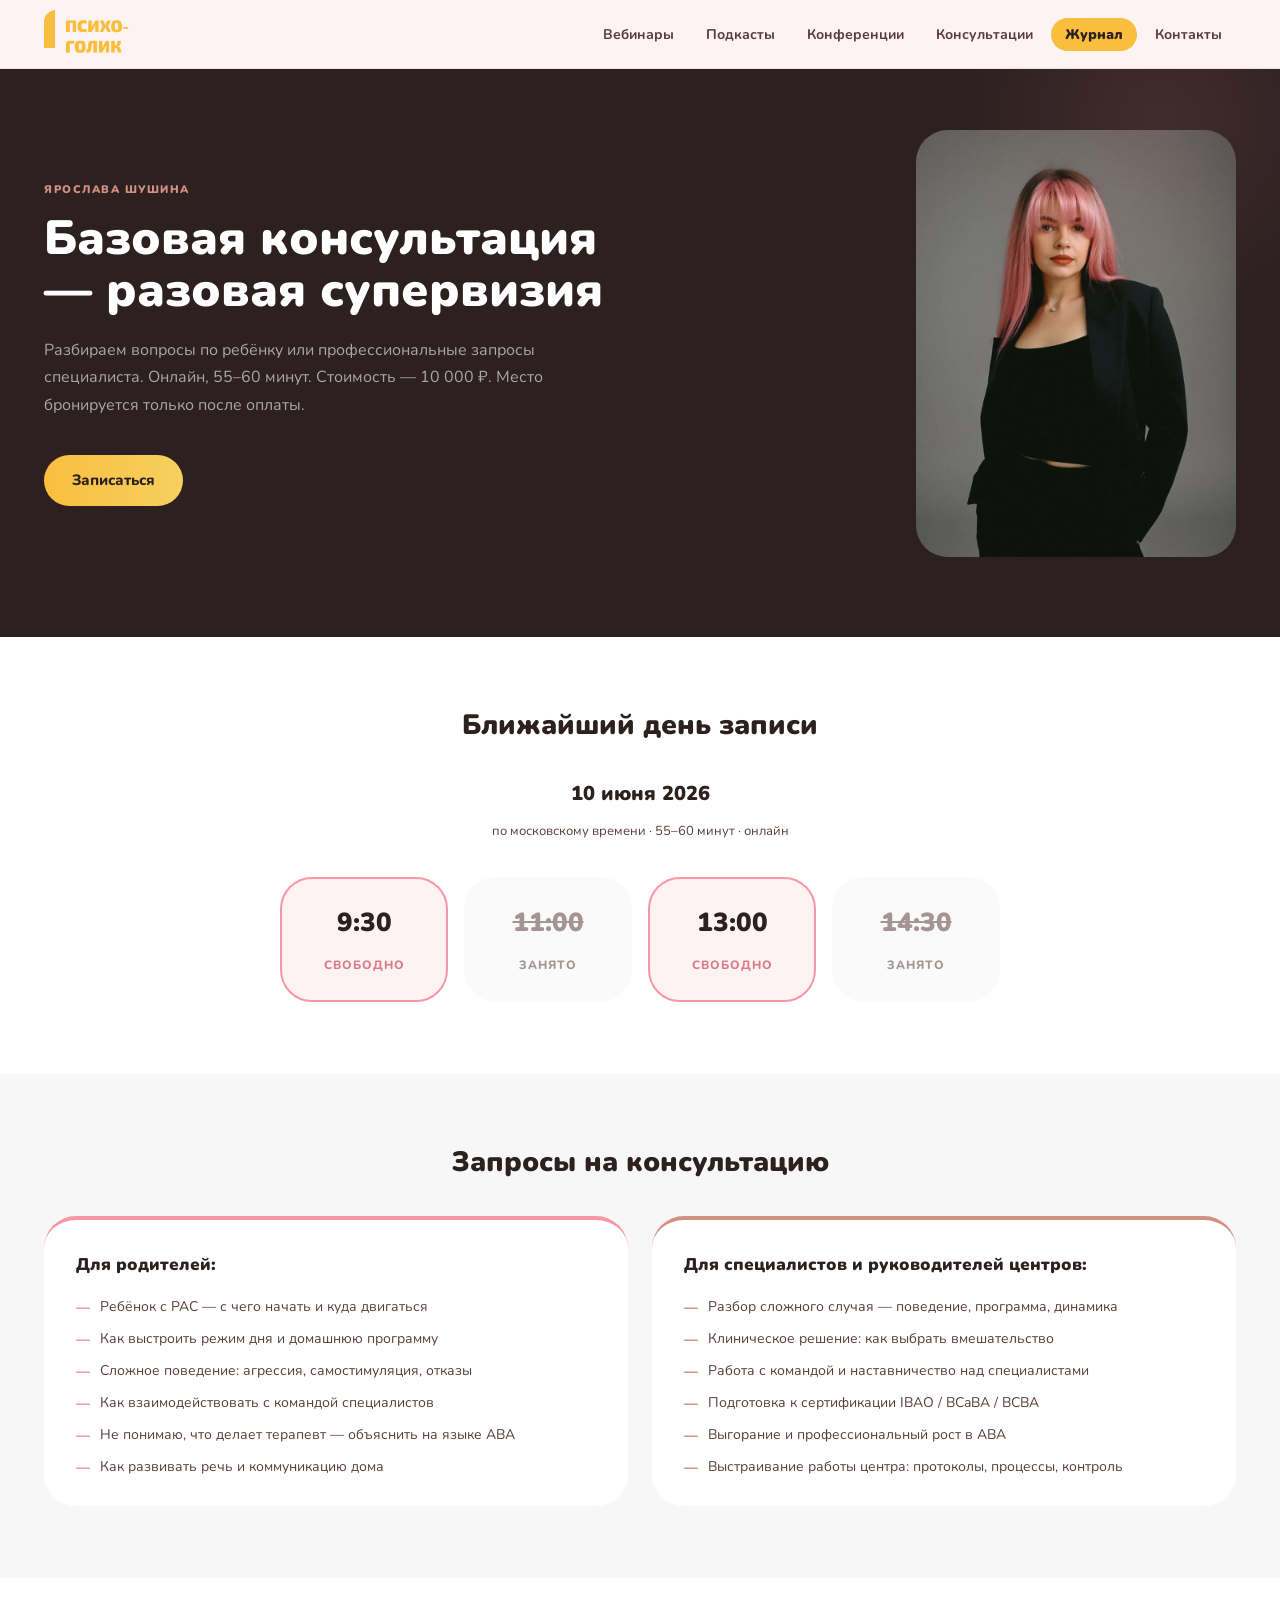
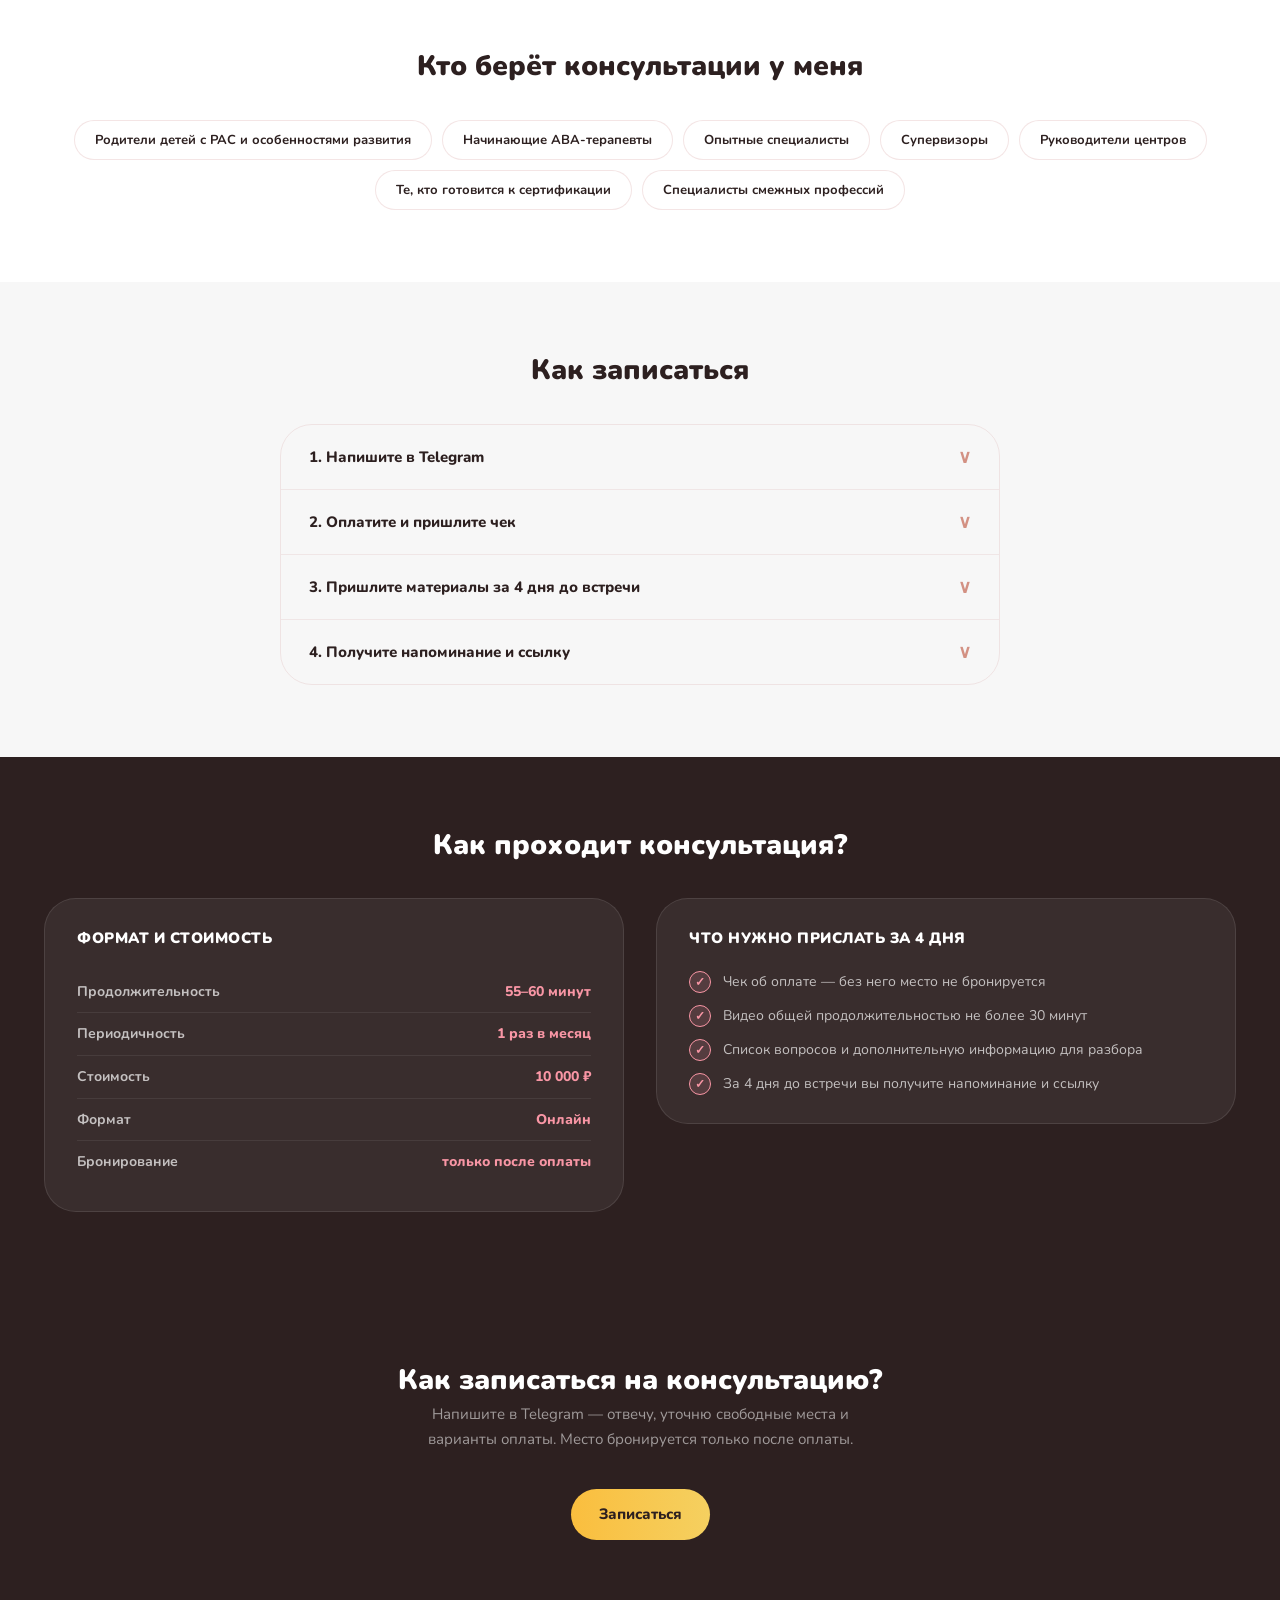
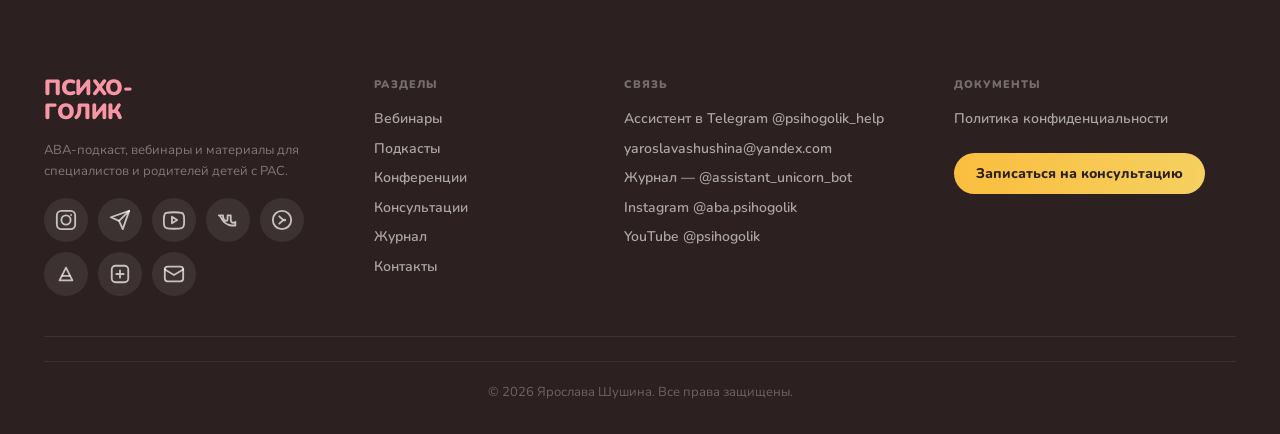
<file: konsultatsii.html>
<!DOCTYPE html>
<html lang="ru">
<head>
    <meta charset="UTF-8">
    <meta name="viewport" content="width=device-width, initial-scale=1.0">
    <title>Консультации и супервизии — Ярослава Шушина</title>
    <meta name="description" content="Базовая консультация и разовая супервизия для родителей детей с РАС и АВА-специалистов. Онлайн, 55–60 минут, 10 000 ₽. Запись через Telegram.">
    <meta property="og:type" content="website">
    <meta property="og:url" content="https://psihogolik.com/konsultatsii.html">
    <meta property="og:title" content="Консультации и супервизии — Ярослава Шушина">
    <meta property="og:description" content="Разбираем вопросы по ребёнку или профессиональные запросы специалиста. Онлайн, 55–60 минут. Запись через Telegram.">
    <meta property="og:image" content="https://psihogolik.com/photo/open_graph/open_graph.png">
    <meta property="og:locale" content="ru_RU">
    <meta name="twitter:card" content="summary_large_image">
    <meta name="twitter:title" content="Консультации — Ярослава Шушина">
    <meta name="twitter:description" content="Разбираем вопросы по ребёнку или профессиональные запросы специалиста. Онлайн, 55–60 минут.">
    <meta name="twitter:image" content="https://psihogolik.com/photo/open_graph/open_graph.png">
    <link rel="preconnect" href="https://fonts.googleapis.com">
    <link rel="preconnect" href="https://fonts.gstatic.com" crossorigin>
    <link href="https://fonts.googleapis.com/css2?family=Nunito:ital,wght@0,400;0,600;0,700;0,800;0,900;1,400;1,700&display=swap" rel="stylesheet">
    <link rel="icon" href="photo/logo.png" type="image/png">
    <link rel="stylesheet" href="style.css">
    <style>
        /* ── Page reset ── */
        .kp-section { padding: 72px 0; }
        .kp-section--dark { background: var(--text-dark); }
        .kp-section--light { background: var(--white); }
        .kp-section--gray  { background: var(--light-gray); }
        .kp-section--beige { background: var(--beige); }

        .kp-label {
            font-size: 11px;
            font-weight: 900;
            text-transform: uppercase;
            letter-spacing: 1.5px;
            color: var(--salmon);
            display: block;
            margin-bottom: 14px;
        }
        .kp-h1 {
            font-size: 48px;
            font-weight: 900;
            color: var(--white);
            line-height: 1.1;
            margin-bottom: 20px;
        }
        .kp-h2 {
            font-size: 28px;
            font-weight: 900;
            color: var(--text-dark);
            line-height: 1.2;
            margin-bottom: 36px;
            text-align: center;
        }
        .kp-h2--light { color: var(--white); }

        /* ── Hero ── */
        .kp-hero {
            background: var(--text-dark);
            padding: 130px 0 80px;
            position: relative;
            overflow: hidden;
        }
        .kp-hero::after {
            content: '';
            position: absolute;
            top: -80px; right: -80px;
            width: 400px; height: 400px;
            border-radius: 50%;
            background: radial-gradient(circle, rgba(249,150,165,.1) 0%, transparent 70%);
            pointer-events: none;
        }
        .kp-hero-inner {
            display: grid;
            grid-template-columns: 1fr 320px;
            gap: 64px;
            align-items: center;
        }
        .kp-hero p {
            font-size: 16px;
            color: rgba(255,255,255,.6);
            line-height: 1.7;
            max-width: 520px;
            margin-bottom: 36px;
        }
        .kp-hero-photo {
            border-radius: var(--radius-lg);
            overflow: hidden;
            aspect-ratio: 3/4;
            background: linear-gradient(160deg, #3d2535 0%, #5a3545 100%);
        }
        .kp-hero-photo img { width: 100%; height: 100%; object-fit: cover; object-position: top; }

        /* ── For whom ── */
        .kp-forwho-grid {
            display: grid;
            grid-template-columns: 1fr 1fr;
            gap: 24px;
        }
        .kp-forwho-card {
            background: var(--white);
            border-radius: var(--radius-lg);
            padding: 32px 32px 28px;
            border-top: 4px solid var(--accent, var(--medium-pink));
        }
        .kp-forwho-card--parents { --accent: var(--medium-pink); }
        .kp-forwho-card--specs   { --accent: var(--salmon); }
        .kp-forwho-card h3 {
            font-size: 17px;
            font-weight: 900;
            color: var(--text-dark);
            margin-bottom: 18px;
        }
        .kp-forwho-card ul {
            list-style: none;
            display: flex;
            flex-direction: column;
            gap: 10px;
        }
        .kp-forwho-card ul li {
            font-size: 14px;
            color: var(--text-mid);
            line-height: 1.5;
            display: flex;
            gap: 10px;
            align-items: flex-start;
        }
        .kp-forwho-card ul li::before {
            content: '—';
            color: var(--accent, var(--medium-pink));
            font-weight: 900;
            flex-shrink: 0;
            margin-top: 1px;
        }

        /* ── Tags ── */
        .kp-tags {
            display: flex;
            flex-wrap: wrap;
            gap: 10px;
            justify-content: center;
        }
        .kp-tag {
            background: var(--white);
            border: 1.5px solid rgba(180,80,80,.15);
            border-radius: 50px;
            padding: 9px 20px;
            font-size: 13px;
            font-weight: 700;
            color: var(--text-dark);
            transition: border-color .2s, color .2s, background .2s;
        }
        .kp-tag:hover {
            border-color: var(--medium-pink);
            color: var(--dark-pink);
            background: var(--light-pink);
        }

        /* ── Formats accordion ── */
        .kp-formats {
            max-width: 720px;
            margin: 0 auto;
            display: flex;
            flex-direction: column;
            gap: 0;
            border: 1.5px solid rgba(180,80,80,.12);
            border-radius: var(--radius-lg);
            overflow: hidden;
        }
        .kp-format-item {
            border-bottom: 1.5px solid rgba(180,80,80,.1);
        }
        .kp-format-item:last-child { border-bottom: none; }
        .kp-format-btn {
            width: 100%;
            background: none;
            border: none;
            padding: 20px 28px;
            text-align: left;
            font-family: var(--font);
            font-size: 15px;
            font-weight: 800;
            color: var(--text-dark);
            cursor: pointer;
            display: flex;
            align-items: center;
            justify-content: space-between;
            gap: 16px;
            transition: background .2s;
        }
        .kp-format-btn:hover { background: var(--light-pink); }
        .kp-format-btn[aria-expanded="true"] { color: var(--dark-pink); }
        .kp-format-arrow {
            font-size: 18px;
            transition: transform .25s;
            flex-shrink: 0;
            color: var(--salmon);
        }
        .kp-format-btn[aria-expanded="true"] .kp-format-arrow { transform: rotate(180deg); }
        .kp-format-body {
            display: none;
            padding: 0 28px 22px;
            font-size: 14px;
            color: var(--text-mid);
            line-height: 1.65;
        }
        .kp-format-body.open { display: block; }

        /* ── How it goes ── */
        .kp-how-grid {
            display: grid;
            grid-template-columns: 1fr 1fr;
            gap: 32px;
            align-items: start;
        }
        .kp-schedule-card, .kp-prep-card {
            background: rgba(255,255,255,.06);
            border: 1px solid rgba(255,255,255,.1);
            border-radius: var(--radius-lg);
            padding: 28px 32px;
        }
        .kp-schedule-card h4, .kp-prep-card h4 {
            font-size: 15px;
            font-weight: 900;
            color: var(--white);
            margin-bottom: 20px;
            text-transform: uppercase;
            letter-spacing: .5px;
        }
        .kp-schedule-row {
            display: flex;
            justify-content: space-between;
            align-items: baseline;
            gap: 12px;
            padding: 10px 0;
            border-bottom: 1px solid rgba(255,255,255,.07);
            font-size: 14px;
            color: rgba(255,255,255,.7);
        }
        .kp-schedule-row:last-child { border-bottom: none; }
        .kp-schedule-name { font-weight: 700; }
        .kp-schedule-val { color: var(--medium-pink); font-weight: 800; white-space: nowrap; }
        .kp-prep-list {
            display: flex;
            flex-direction: column;
            gap: 12px;
        }
        .kp-prep-item {
            display: flex;
            align-items: flex-start;
            gap: 12px;
            font-size: 14px;
            color: rgba(255,255,255,.7);
            line-height: 1.5;
        }
        .kp-prep-check {
            width: 22px; height: 22px;
            border-radius: 50%;
            background: rgba(249,150,165,.15);
            border: 1.5px solid var(--medium-pink);
            display: flex;
            align-items: center;
            justify-content: center;
            flex-shrink: 0;
            color: var(--medium-pink);
            font-size: 12px;
            font-weight: 900;
        }

        /* ── Booking ── */
        .kp-booking {
            padding: 80px 0;
            background: var(--text-dark);
            text-align: center;
        }
        .kp-booking h2 { color: var(--white); }
        .kp-booking p {
            font-size: 15px;
            color: rgba(255,255,255,.55);
            line-height: 1.7;
            max-width: 480px;
            margin: -16px auto 36px;
        }

        /* ── Schedule slots ── */
        .kp-schedule-date {
            text-align: center;
            font-size: 20px;
            font-weight: 900;
            color: var(--text-dark);
            margin-bottom: 32px;
        }
        .kp-schedule-note {
            text-align: center;
            font-size: 13px;
            color: var(--text-mid);
            margin-top: -20px;
            margin-bottom: 36px;
        }
        .kp-slots {
            display: grid;
            grid-template-columns: repeat(4, 1fr);
            gap: 16px;
            max-width: 720px;
            margin: 0 auto;
        }
        .kp-slot {
            border-radius: var(--radius-lg);
            padding: 24px 16px;
            text-align: center;
            border: 2px solid transparent;
            transition: transform .2s;
        }
        .kp-slot--available {
            background: var(--light-pink);
            border-color: var(--medium-pink);
        }
        .kp-slot--available:hover { transform: translateY(-3px); }
        .kp-slot--booked {
            background: var(--light-gray);
            border-color: transparent;
            opacity: .55;
        }
        .kp-slot-time {
            display: block;
            font-size: 26px;
            font-weight: 900;
            color: var(--text-dark);
            margin-bottom: 8px;
        }
        .kp-slot--booked .kp-slot-time {
            text-decoration: line-through;
            color: var(--text-mid);
        }
        .kp-slot-status {
            display: inline-block;
            font-size: 12px;
            font-weight: 800;
            text-transform: uppercase;
            letter-spacing: 1px;
        }
        .kp-slot--available .kp-slot-status { color: var(--dark-pink); }
        .kp-slot--booked .kp-slot-status { color: var(--text-mid); }

        @media (max-width: 600px) {
            .kp-slots { grid-template-columns: repeat(2, 1fr); }
        }

        /* ── Responsive ── */
        @media (max-width: 1024px) {
            .kp-h1 { font-size: 36px; }
        }
        @media (max-width: 768px) {
            .kp-hero { padding: 100px 0 60px; }
            .kp-hero-inner { grid-template-columns: 1fr; }
            .kp-hero-photo { max-width: 200px; }
            .kp-h1 { font-size: 30px; }
            .kp-forwho-grid { grid-template-columns: 1fr; }
            .kp-how-grid { grid-template-columns: 1fr; }
            .kp-format-btn { padding: 18px 20px; font-size: 14px; }
            .kp-format-body { padding: 0 20px 18px; }
            .kp-section { padding: 52px 0; }
        }
    </style>
</head>
<body>

<!-- HEADER -->
<header class="header" id="header">
    <div class="container">
        <nav class="nav">
            <a href="index.html" class="logo">
                <img src="photo/logo.png" alt="Психоголик" class="logo-img">
            </a>
            <ul class="nav-links" id="nav-links">
                <li><a href="index.html#webinars">Вебинары</a></li>
                <li><a href="index.html#podcasts">Подкасты</a></li>
                <li><a href="index.html#performances">Конференции</a></li>
                <li><a href="index.html#consultations">Консультации</a></li>
                <li><a href="journal.html" class="nav-ceu">Журнал</a></li>
                <li><a href="index.html#contacts">Контакты</a></li>
            </ul>
            <button class="burger" id="burger" aria-label="Меню">
                <span></span><span></span><span></span>
            </button>
        </nav>
    </div>
</header>

<!-- HERO -->
<section class="kp-hero">
    <div class="container">
        <div class="kp-hero-inner">
            <div>
                <span class="kp-label">Ярослава Шушина</span>
                <h1 class="kp-h1">Базовая консультация<br>— разовая супервизия</h1>
                <p>Разбираем вопросы по ребёнку или профессиональные запросы специалиста. Онлайн, 55–60 минут. Стоимость — 10 000 ₽. Место бронируется только после оплаты.</p>
                <a href="https://t.me/psihogolik_help" target="_blank" class="btn-yellow">Записаться</a>
            </div>
            <div class="kp-hero-photo">
                <img src="photo/web/consult-portrait.webp" alt="Ярослава Шушина">
            </div>
        </div>
    </div>
</section>

<!-- SCHEDULE -->
<section class="kp-section kp-section--light">
    <div class="container">
        <h2 class="kp-h2">Ближайший день записи</h2>
        <!-- ДАТА: меняй только текст внутри тега -->
        <p class="kp-schedule-date">10 июня 2026</p>
        <p class="kp-schedule-note">по московскому времени · 55–60 минут · онлайн</p>
        <div class="kp-slots">

            <!-- СЛОТ 1: kp-slot--available = свободно / kp-slot--booked = занято -->
            <div class="kp-slot kp-slot--available">
                <span class="kp-slot-time">9:30</span>
                <span class="kp-slot-status">Свободно</span>
            </div>

            <!-- СЛОТ 2 -->
            <div class="kp-slot kp-slot--booked">
                <span class="kp-slot-time">11:00</span>
                <span class="kp-slot-status">Занято</span>
            </div>

            <!-- СЛОТ 3 -->
            <div class="kp-slot kp-slot--available">
                <span class="kp-slot-time">13:00</span>
                <span class="kp-slot-status">Свободно</span>
            </div>

            <!-- СЛОТ 4 -->
            <div class="kp-slot kp-slot--booked">
                <span class="kp-slot-time">14:30</span>
                <span class="kp-slot-status">Занято</span>
            </div>

        </div>
    </div>
</section>

<!-- FOR WHOM -->
<section class="kp-section kp-section--gray">
    <div class="container">
        <h2 class="kp-h2">Запросы на консультацию</h2>
        <div class="kp-forwho-grid">
            <div class="kp-forwho-card kp-forwho-card--parents">
                <h3>Для родителей:</h3>
                <ul>
                    <li>Ребёнок с РАС — с чего начать и куда двигаться</li>
                    <li>Как выстроить режим дня и домашнюю программу</li>
                    <li>Сложное поведение: агрессия, самостимуляция, отказы</li>
                    <li>Как взаимодействовать с командой специалистов</li>
                    <li>Не понимаю, что делает терапевт — объяснить на языке АВА</li>
                    <li>Как развивать речь и коммуникацию дома</li>
                </ul>
            </div>
            <div class="kp-forwho-card kp-forwho-card--specs">
                <h3>Для специалистов и руководителей центров:</h3>
                <ul>
                    <li>Разбор сложного случая — поведение, программа, динамика</li>
                    <li>Клиническое решение: как выбрать вмешательство</li>
                    <li>Работа с командой и наставничество над специалистами</li>
                    <li>Подготовка к сертификации IBAO / BCaBA / BCBA</li>
                    <li>Выгорание и профессиональный рост в АВА</li>
                    <li>Выстраивание работы центра: протоколы, процессы, контроль</li>
                </ul>
            </div>
        </div>
    </div>
</section>

<!-- TAGS — WHO COMES -->
<section class="kp-section kp-section--light">
    <div class="container">
        <h2 class="kp-h2">Кто берёт консультации у меня</h2>
        <div class="kp-tags">
            <span class="kp-tag">Родители детей с РАС и особенностями развития</span>
            <span class="kp-tag">Начинающие АВА-терапевты</span>
            <span class="kp-tag">Опытные специалисты</span>
            <span class="kp-tag">Супервизоры</span>
            <span class="kp-tag">Руководители центров</span>
            <span class="kp-tag">Те, кто готовится к сертификации</span>
            <span class="kp-tag">Специалисты смежных профессий</span>
        </div>
    </div>
</section>

<!-- PROCESS -->
<section class="kp-section kp-section--gray">
    <div class="container">
        <h2 class="kp-h2">Как записаться</h2>
        <div class="kp-formats">

            <div class="kp-format-item">
                <button class="kp-format-btn" aria-expanded="false">
                    1. Напишите в Telegram
                    <span class="kp-format-arrow">∨</span>
                </button>
                <div class="kp-format-body">
                    Напишите запрос на запись — в ответ получите информацию о свободных местах, доступном времени и вариантах оплаты.
                </div>
            </div>

            <div class="kp-format-item">
                <button class="kp-format-btn" aria-expanded="false">
                    2. Оплатите и пришлите чек
                    <span class="kp-format-arrow">∨</span>
                </button>
                <div class="kp-format-body">
                    Запись подтверждается только после полной оплаты. После того как чек получен — место официально бронируется.
                </div>
            </div>

            <div class="kp-format-item">
                <button class="kp-format-btn" aria-expanded="false">
                    3. Пришлите материалы за 4 дня до встречи
                    <span class="kp-format-arrow">∨</span>
                </button>
                <div class="kp-format-body">
                    Минимум за 4 дня необходимо прислать видео общей продолжительностью не более 30 минут, а также заранее расписать вопросы — чтобы встреча прошла максимально продуктивно.
                </div>
            </div>

            <div class="kp-format-item">
                <button class="kp-format-btn" aria-expanded="false">
                    4. Получите напоминание и ссылку
                    <span class="kp-format-arrow">∨</span>
                </button>
                <div class="kp-format-body">
                    За 4 дня до консультации я дополнительно напомню о встрече и отправлю ссылку.
                </div>
            </div>

        </div>
    </div>
</section>

<!-- HOW IT GOES -->
<section class="kp-section kp-section--dark">
    <div class="container">
        <h2 class="kp-h2 kp-h2--light">Как проходит консультация?</h2>
        <div class="kp-how-grid">
            <div class="kp-schedule-card">
                <h4>Формат и стоимость</h4>
                <div class="kp-schedule-row">
                    <span class="kp-schedule-name">Продолжительность</span>
                    <span class="kp-schedule-val">55–60 минут</span>
                </div>
                <div class="kp-schedule-row">
                    <span class="kp-schedule-name">Периодичность</span>
                    <span class="kp-schedule-val">1 раз в месяц</span>
                </div>
                <div class="kp-schedule-row">
                    <span class="kp-schedule-name">Стоимость</span>
                    <span class="kp-schedule-val">10 000 ₽</span>
                </div>
                <div class="kp-schedule-row">
                    <span class="kp-schedule-name">Формат</span>
                    <span class="kp-schedule-val">Онлайн</span>
                </div>
                <div class="kp-schedule-row">
                    <span class="kp-schedule-name">Бронирование</span>
                    <span class="kp-schedule-val">только после оплаты</span>
                </div>
            </div>

            <div class="kp-prep-card">
                <h4>Что нужно прислать за 4 дня</h4>
                <div class="kp-prep-list">
                    <div class="kp-prep-item">
                        <span class="kp-prep-check">✓</span>
                        Чек об оплате — без него место не бронируется
                    </div>
                    <div class="kp-prep-item">
                        <span class="kp-prep-check">✓</span>
                        Видео общей продолжительностью не более 30 минут
                    </div>
                    <div class="kp-prep-item">
                        <span class="kp-prep-check">✓</span>
                        Список вопросов и дополнительную информацию для разбора
                    </div>
                    <div class="kp-prep-item">
                        <span class="kp-prep-check">✓</span>
                        За 4 дня до встречи вы получите напоминание и ссылку
                    </div>
                </div>
            </div>
        </div>
    </div>
</section>

<!-- BOOKING -->
<section class="kp-booking">
    <div class="container">
        <h2 class="kp-h2 kp-h2--light" style="margin-bottom:20px">Как записаться на консультацию?</h2>
        <p>Напишите в Telegram — отвечу, уточню свободные места и варианты оплаты. Место бронируется только после оплаты.</p>
        <div style="display:flex; gap:16px; justify-content:center; flex-wrap:wrap;">
            <a href="https://t.me/psihogolik_help" target="_blank" class="btn-yellow">Записаться</a>
        </div>
    </div>
</section>

<!-- FOOTER -->
<footer class="footer">
    <div class="container">
        <div class="footer-grid">

            <!-- Col 1: Logo + tagline -->
            <div class="footer-col footer-col--brand">
                <a href="index.html" class="footer-logo-text">ПСИХО-<br>ГОЛИК</a>
                <p class="footer-tagline">АВА-подкаст, вебинары и материалы для специалистов и родителей детей с РАС.</p>
                <div class="footer-social">
                    <a href="https://www.instagram.com/aba.psihogolik/" target="_blank" rel="noopener" aria-label="Instagram" class="footer-social-link">
                        <svg width="22" height="22" viewBox="0 0 24 24" fill="none" xmlns="http://www.w3.org/2000/svg"><rect x="2" y="2" width="20" height="20" rx="5" stroke="currentColor" stroke-width="2"/><circle cx="12" cy="12" r="5" stroke="currentColor" stroke-width="2"/><circle cx="17.5" cy="6.5" r="1" fill="currentColor"/></svg>
                    </a>
                    <a href="https://t.me/psihogolik_help" target="_blank" rel="noopener" aria-label="Telegram" class="footer-social-link">
                        <svg width="22" height="22" viewBox="0 0 24 24" fill="none" xmlns="http://www.w3.org/2000/svg"><path d="M22 2L11 13" stroke="currentColor" stroke-width="2" stroke-linecap="round" stroke-linejoin="round"/><path d="M22 2L15 22L11 13L2 9L22 2Z" stroke="currentColor" stroke-width="2" stroke-linecap="round" stroke-linejoin="round"/></svg>
                    </a>
                    <a href="https://www.youtube.com/@psihogolik" target="_blank" rel="noopener" aria-label="YouTube" class="footer-social-link">
                        <svg width="22" height="22" viewBox="0 0 24 24" fill="none" xmlns="http://www.w3.org/2000/svg"><path d="M22.5 6.5C22.2 5.3 21.3 4.4 20.1 4.1C18.1 3.5 12 3.5 12 3.5C12 3.5 5.9 3.5 3.9 4.1C2.7 4.4 1.8 5.3 1.5 6.5C0.9 8.5 0.9 12.5 0.9 12.5C0.9 12.5 0.9 16.5 1.5 18.5C1.8 19.7 2.7 20.6 3.9 20.9C5.9 21.5 12 21.5 12 21.5C12 21.5 18.1 21.5 20.1 20.9C21.3 20.6 22.2 19.7 22.5 18.5C23.1 16.5 23.1 12.5 23.1 12.5C23.1 12.5 23.1 8.5 22.5 6.5Z" stroke="currentColor" stroke-width="2"/><path d="M9.75 15.5L15.5 12L9.75 8.5V15.5Z" stroke="currentColor" stroke-width="2" stroke-linejoin="round"/></svg>
                    </a>
                    <a href="https://vk.com/psihogol" target="_blank" rel="noopener" aria-label="ВКонтакте" class="footer-social-link">
                        <svg width="22" height="22" viewBox="0 0 24 24" fill="none" xmlns="http://www.w3.org/2000/svg"><path d="M2 7H6.5C6.5 7 6.8 13 10 13C11 13 11.5 12.3 11.5 11.5V7H15V12C15 12 15.2 15 18 15C19.5 15 20 14 20 14V18H16C16 18 9 17.5 6 12C3.3 7.3 2 7 2 7Z" stroke="currentColor" stroke-width="2" stroke-linejoin="round"/></svg>
                    </a>
                    <a href="https://music.yandex.ru/album/24835858" target="_blank" rel="noopener" aria-label="Яндекс Музыка" class="footer-social-link">
                        <svg width="22" height="22" viewBox="0 0 24 24" fill="none" xmlns="http://www.w3.org/2000/svg"><circle cx="12" cy="12" r="10" stroke="currentColor" stroke-width="2"/><path d="M9 8L13.5 12L9 16" stroke="currentColor" stroke-width="2" stroke-linecap="round" stroke-linejoin="round"/><circle cx="15" cy="12" r="1.5" fill="currentColor"/></svg>
                    </a>
                    <a href="https://boosty.to/psihogolik" target="_blank" rel="noopener" aria-label="Boosty" class="footer-social-link footer-social-link--boosty">
                        <svg width="22" height="22" viewBox="0 0 24 24" fill="none" xmlns="http://www.w3.org/2000/svg"><path d="M5 19L12 5L19 19H5Z" stroke="currentColor" stroke-width="2" stroke-linejoin="round"/><path d="M8 14H16" stroke="currentColor" stroke-width="2" stroke-linecap="round"/></svg>
                    </a>
                    <a href="https://psihogolik.getcourse.ru/BloknotPsihogolika" target="_blank" rel="noopener" aria-label="GetCourse" class="footer-social-link footer-social-link--gc">
                        <svg width="22" height="22" viewBox="0 0 24 24" fill="none" xmlns="http://www.w3.org/2000/svg"><rect x="3" y="3" width="18" height="18" rx="4" stroke="currentColor" stroke-width="2"/><path d="M8 12H16M12 8V16" stroke="currentColor" stroke-width="2" stroke-linecap="round"/></svg>
                    </a>
                    <a href="mailto:yaroslavashushina@yandex.com" aria-label="Email" class="footer-social-link">
                        <svg width="22" height="22" viewBox="0 0 24 24" fill="none" xmlns="http://www.w3.org/2000/svg"><rect x="2" y="4" width="20" height="16" rx="3" stroke="currentColor" stroke-width="2"/><path d="M2 7L12 13L22 7" stroke="currentColor" stroke-width="2" stroke-linecap="round"/></svg>
                    </a>
                </div>
            </div>

            <!-- Col 2: Navigation -->
            <div class="footer-col">
                <div class="footer-col-title">Разделы</div>
                <nav class="footer-col-nav">
                    <a href="index.html#webinars">Вебинары</a>
                    <a href="index.html#podcasts">Подкасты</a>
                    <a href="index.html#performances">Конференции</a>
                    <a href="index.html#consultations">Консультации</a>
                    <a href="journal.html">Журнал</a>
                    <a href="index.html#contacts">Контакты</a>
                </nav>
            </div>

            <!-- Col 3: Contacts -->
            <div class="footer-col">
                <div class="footer-col-title">Связь</div>
                <nav class="footer-col-nav">
                    <a href="https://t.me/psihogolik_help" target="_blank" rel="noopener">Ассистент в Telegram @psihogolik_help</a>
                    <a href="mailto:yaroslavashushina@yandex.com">yaroslavashushina@yandex.com</a>
                    <a href="https://t.me/assistant_unicorn_bot" target="_blank" rel="noopener">Журнал — @assistant_unicorn_bot</a>
                    <a href="https://www.instagram.com/aba.psihogolik/" target="_blank" rel="noopener">Instagram @aba.psihogolik</a>
                    <a href="https://www.youtube.com/@psihogolik" target="_blank" rel="noopener">YouTube @psihogolik</a>
                </nav>
            </div>

            <!-- Col 4: Documents -->
            <div class="footer-col">
                <div class="footer-col-title">Документы</div>
                <nav class="footer-col-nav">
                    <a href="privacy.html">Политика конфиденциальности</a>
                </nav>
                <div class="footer-cta-col">
                    <a href="https://t.me/psihogolik_help" target="_blank" rel="noopener" class="btn-yellow small">Записаться на консультацию</a>
                </div>
            </div>

        </div><!-- /footer-grid -->

        <div class="footer-bottom">
            <span>© 2026 Ярослава Шушина. Все права защищены.</span>
        </div>
    </div>
</footer>

<button class="back-to-top" id="backToTop" aria-label="Наверх">↑</button>

<script src="script.js"></script>
<script>
    /* Accordion */
    document.querySelectorAll('.kp-format-btn').forEach(btn => {
        btn.addEventListener('click', () => {
            const isOpen = btn.getAttribute('aria-expanded') === 'true';
            document.querySelectorAll('.kp-format-btn').forEach(b => {
                b.setAttribute('aria-expanded', 'false');
                b.nextElementSibling.classList.remove('open');
            });
            if (!isOpen) {
                btn.setAttribute('aria-expanded', 'true');
                btn.nextElementSibling.classList.add('open');
            }
        });
    });
</script>
</body>
</html>
</file>
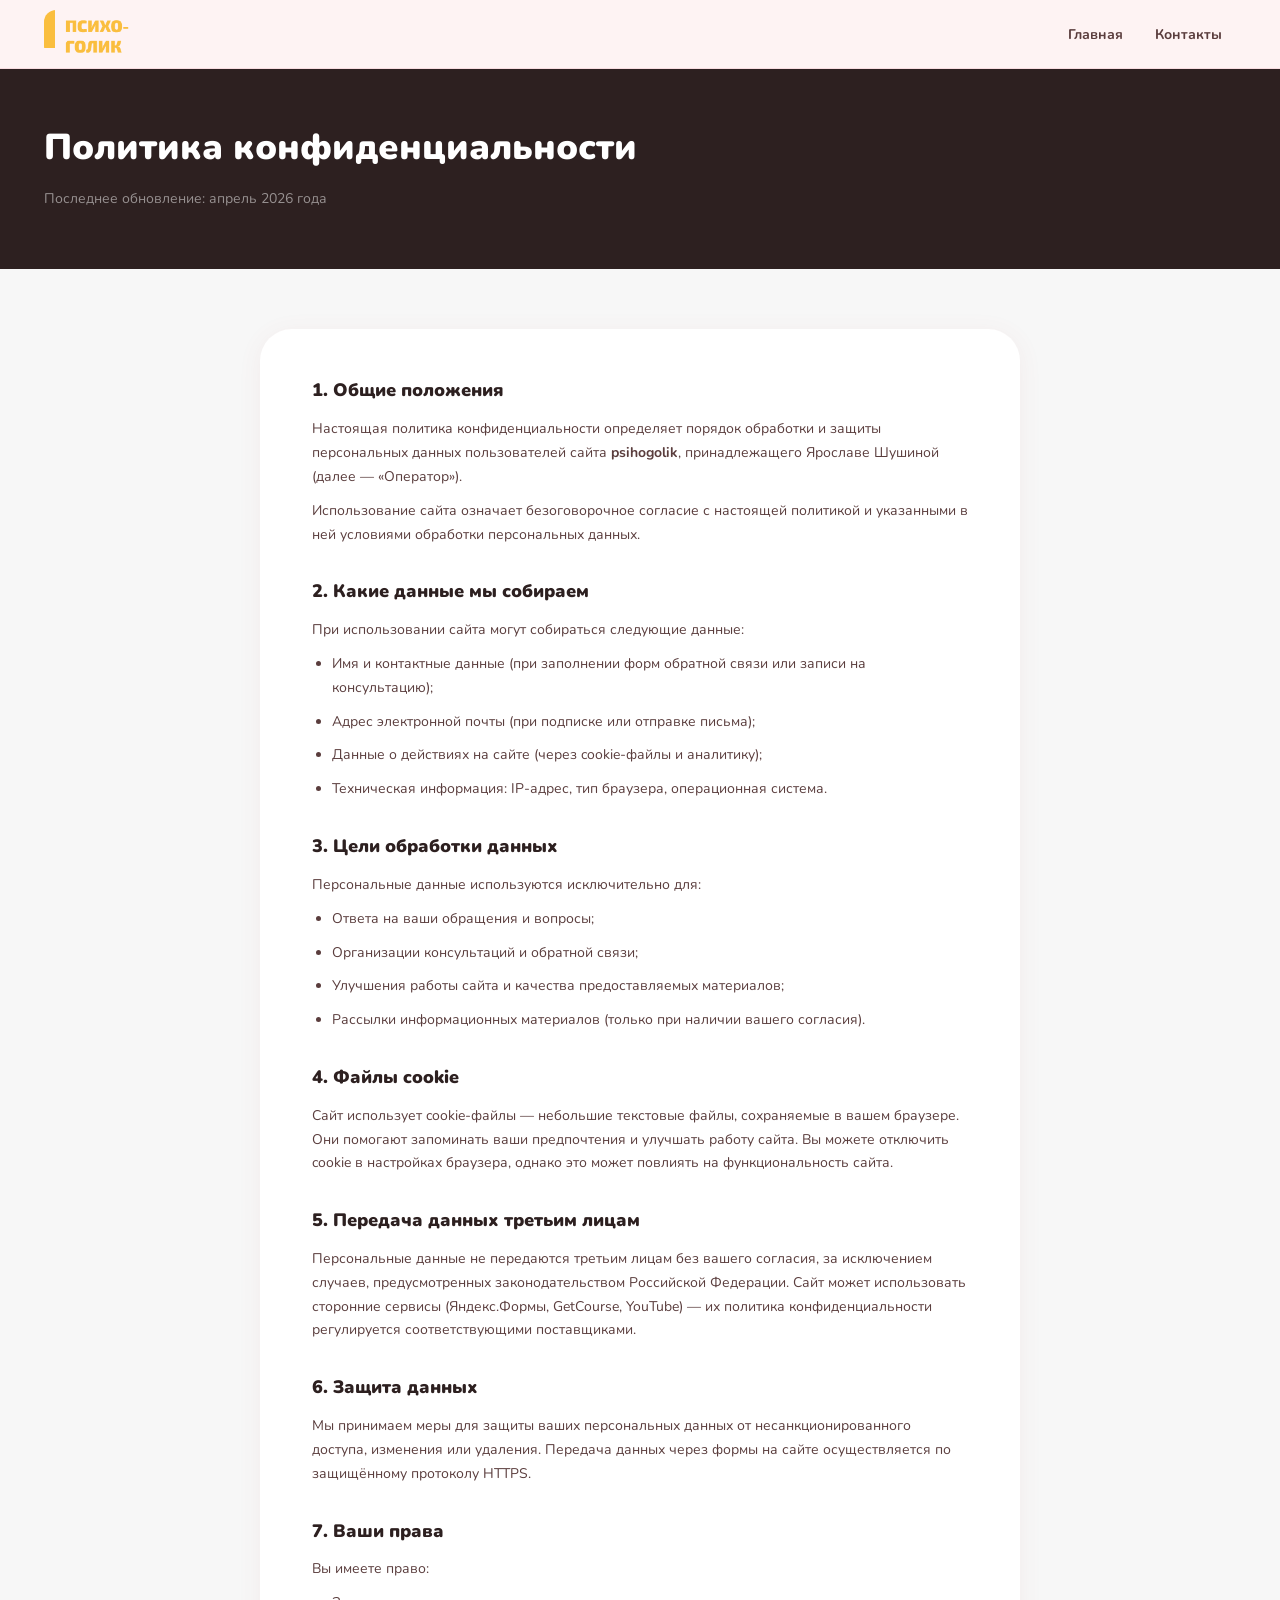
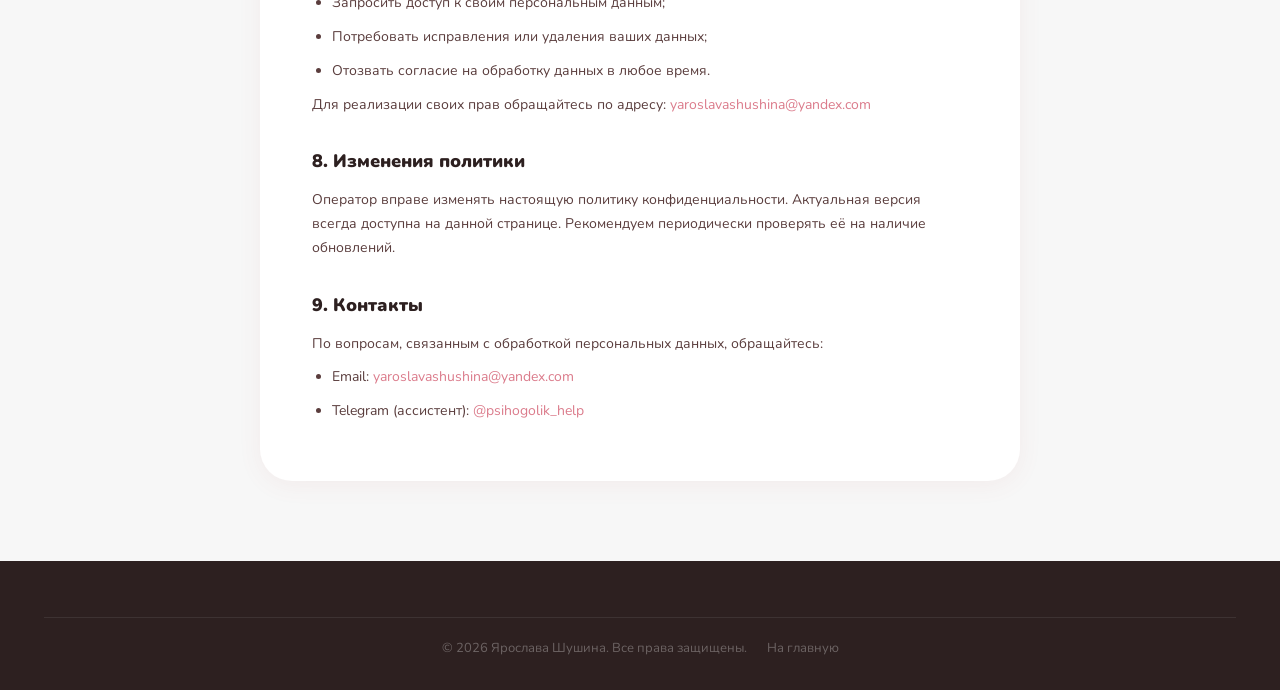
<file: privacy.html>
<!DOCTYPE html>
<html lang="ru">
<head>
    <meta charset="UTF-8">
    <meta name="viewport" content="width=device-width, initial-scale=1.0">
    <title>Политика конфиденциальности — Психоголик</title>
    <link rel="preconnect" href="https://fonts.googleapis.com">
    <link rel="preconnect" href="https://fonts.gstatic.com" crossorigin>
    <link href="https://fonts.googleapis.com/css2?family=Nunito:ital,wght@0,400;0,600;0,700;0,800;0,900;1,400;1,700&display=swap" rel="stylesheet">
    <link rel="icon" href="photo/logo.png" type="image/png">
    <link rel="stylesheet" href="style.css">
    <style>
        .privacy-hero {
            background: var(--text-dark);
            padding: 120px 0 60px;
        }
        .privacy-hero h1 {
            font-size: 36px;
            font-weight: 900;
            color: var(--white);
            margin-bottom: 12px;
        }
        .privacy-hero p {
            color: rgba(255,255,255,.5);
            font-size: 14px;
        }
        .privacy-body {
            padding: 60px 0 80px;
            background: var(--light-gray);
        }
        .privacy-content {
            max-width: 760px;
            margin: 0 auto;
            background: var(--white);
            border-radius: var(--radius-lg);
            padding: 48px 52px;
            box-shadow: 0 4px 24px rgba(180,80,80,.07);
        }
        .privacy-content h2 {
            font-size: 18px;
            font-weight: 900;
            color: var(--text-dark);
            margin: 32px 0 12px;
        }
        .privacy-content h2:first-child { margin-top: 0; }
        .privacy-content p, .privacy-content li {
            font-size: 14px;
            color: var(--text-mid);
            line-height: 1.7;
            margin-bottom: 10px;
        }
        .privacy-content ul {
            list-style: disc;
            padding-left: 20px;
        }
        .privacy-content a { color: var(--dark-pink); }
        @media (max-width: 768px) {
            .privacy-content { padding: 32px 24px; }
            .privacy-hero h1 { font-size: 26px; }
        }
    </style>
</head>
<body>

<header class="header" id="header">
    <div class="container">
        <nav class="nav">
            <a href="index.html" class="logo">
                <img src="photo/logo.png" alt="Психоголик" class="logo-img">
            </a>
            <ul class="nav-links" id="nav-links">
                <li><a href="index.html">Главная</a></li>
                <li><a href="index.html#contacts">Контакты</a></li>
            </ul>
            <button class="burger" id="burger" aria-label="Меню">
                <span></span><span></span><span></span>
            </button>
        </nav>
    </div>
</header>

<section class="privacy-hero">
    <div class="container">
        <h1>Политика конфиденциальности</h1>
        <p>Последнее обновление: апрель 2026 года</p>
    </div>
</section>

<section class="privacy-body">
    <div class="container">
        <div class="privacy-content">

            <h2>1. Общие положения</h2>
            <p>Настоящая политика конфиденциальности определяет порядок обработки и защиты персональных данных пользователей сайта <strong>psihogolik</strong>, принадлежащего Ярославе Шушиной (далее — «Оператор»).</p>
            <p>Использование сайта означает безоговорочное согласие с настоящей политикой и указанными в ней условиями обработки персональных данных.</p>

            <h2>2. Какие данные мы собираем</h2>
            <p>При использовании сайта могут собираться следующие данные:</p>
            <ul>
                <li>Имя и контактные данные (при заполнении форм обратной связи или записи на консультацию);</li>
                <li>Адрес электронной почты (при подписке или отправке письма);</li>
                <li>Данные о действиях на сайте (через cookie-файлы и аналитику);</li>
                <li>Техническая информация: IP-адрес, тип браузера, операционная система.</li>
            </ul>

            <h2>3. Цели обработки данных</h2>
            <p>Персональные данные используются исключительно для:</p>
            <ul>
                <li>Ответа на ваши обращения и вопросы;</li>
                <li>Организации консультаций и обратной связи;</li>
                <li>Улучшения работы сайта и качества предоставляемых материалов;</li>
                <li>Рассылки информационных материалов (только при наличии вашего согласия).</li>
            </ul>

            <h2>4. Файлы cookie</h2>
            <p>Сайт использует cookie-файлы — небольшие текстовые файлы, сохраняемые в вашем браузере. Они помогают запоминать ваши предпочтения и улучшать работу сайта. Вы можете отключить cookie в настройках браузера, однако это может повлиять на функциональность сайта.</p>

            <h2>5. Передача данных третьим лицам</h2>
            <p>Персональные данные не передаются третьим лицам без вашего согласия, за исключением случаев, предусмотренных законодательством Российской Федерации. Сайт может использовать сторонние сервисы (Яндекс.Формы, GetCourse, YouTube) — их политика конфиденциальности регулируется соответствующими поставщиками.</p>

            <h2>6. Защита данных</h2>
            <p>Мы принимаем меры для защиты ваших персональных данных от несанкционированного доступа, изменения или удаления. Передача данных через формы на сайте осуществляется по защищённому протоколу HTTPS.</p>

            <h2>7. Ваши права</h2>
            <p>Вы имеете право:</p>
            <ul>
                <li>Запросить доступ к своим персональным данным;</li>
                <li>Потребовать исправления или удаления ваших данных;</li>
                <li>Отозвать согласие на обработку данных в любое время.</li>
            </ul>
            <p>Для реализации своих прав обращайтесь по адресу: <a href="mailto:yaroslavashushina@yandex.com">yaroslavashushina@yandex.com</a></p>

            <h2>8. Изменения политики</h2>
            <p>Оператор вправе изменять настоящую политику конфиденциальности. Актуальная версия всегда доступна на данной странице. Рекомендуем периодически проверять её на наличие обновлений.</p>

            <h2>9. Контакты</h2>
            <p>По вопросам, связанным с обработкой персональных данных, обращайтесь:</p>
            <ul>
                <li>Email: <a href="mailto:yaroslavashushina@yandex.com">yaroslavashushina@yandex.com</a></li>
                <li>Telegram (ассистент): <a href="https://t.me/psihogolik_help" target="_blank" rel="noopener">@psihogolik_help</a></li>
            </ul>

        </div>
    </div>
</section>

<footer class="footer">
    <div class="container">
        <div class="footer-bottom">
            <span>© 2026 Ярослава Шушина. Все права защищены.</span>
            <a href="index.html" class="footer-privacy">На главную</a>
        </div>
    </div>
</footer>

<script>
    const burger = document.getElementById('burger');
    const links  = document.getElementById('nav-links');
    if (burger && links) {
        burger.addEventListener('click', () => {
            burger.classList.toggle('open');
            links.classList.toggle('open');
        });
    }
    const header = document.getElementById('header');
    if (header) {
        window.addEventListener('scroll', () => {
            header.classList.toggle('scrolled', window.scrollY > 40);
        }, { passive: true });
    }
</script>
</body>
</html>
</file>
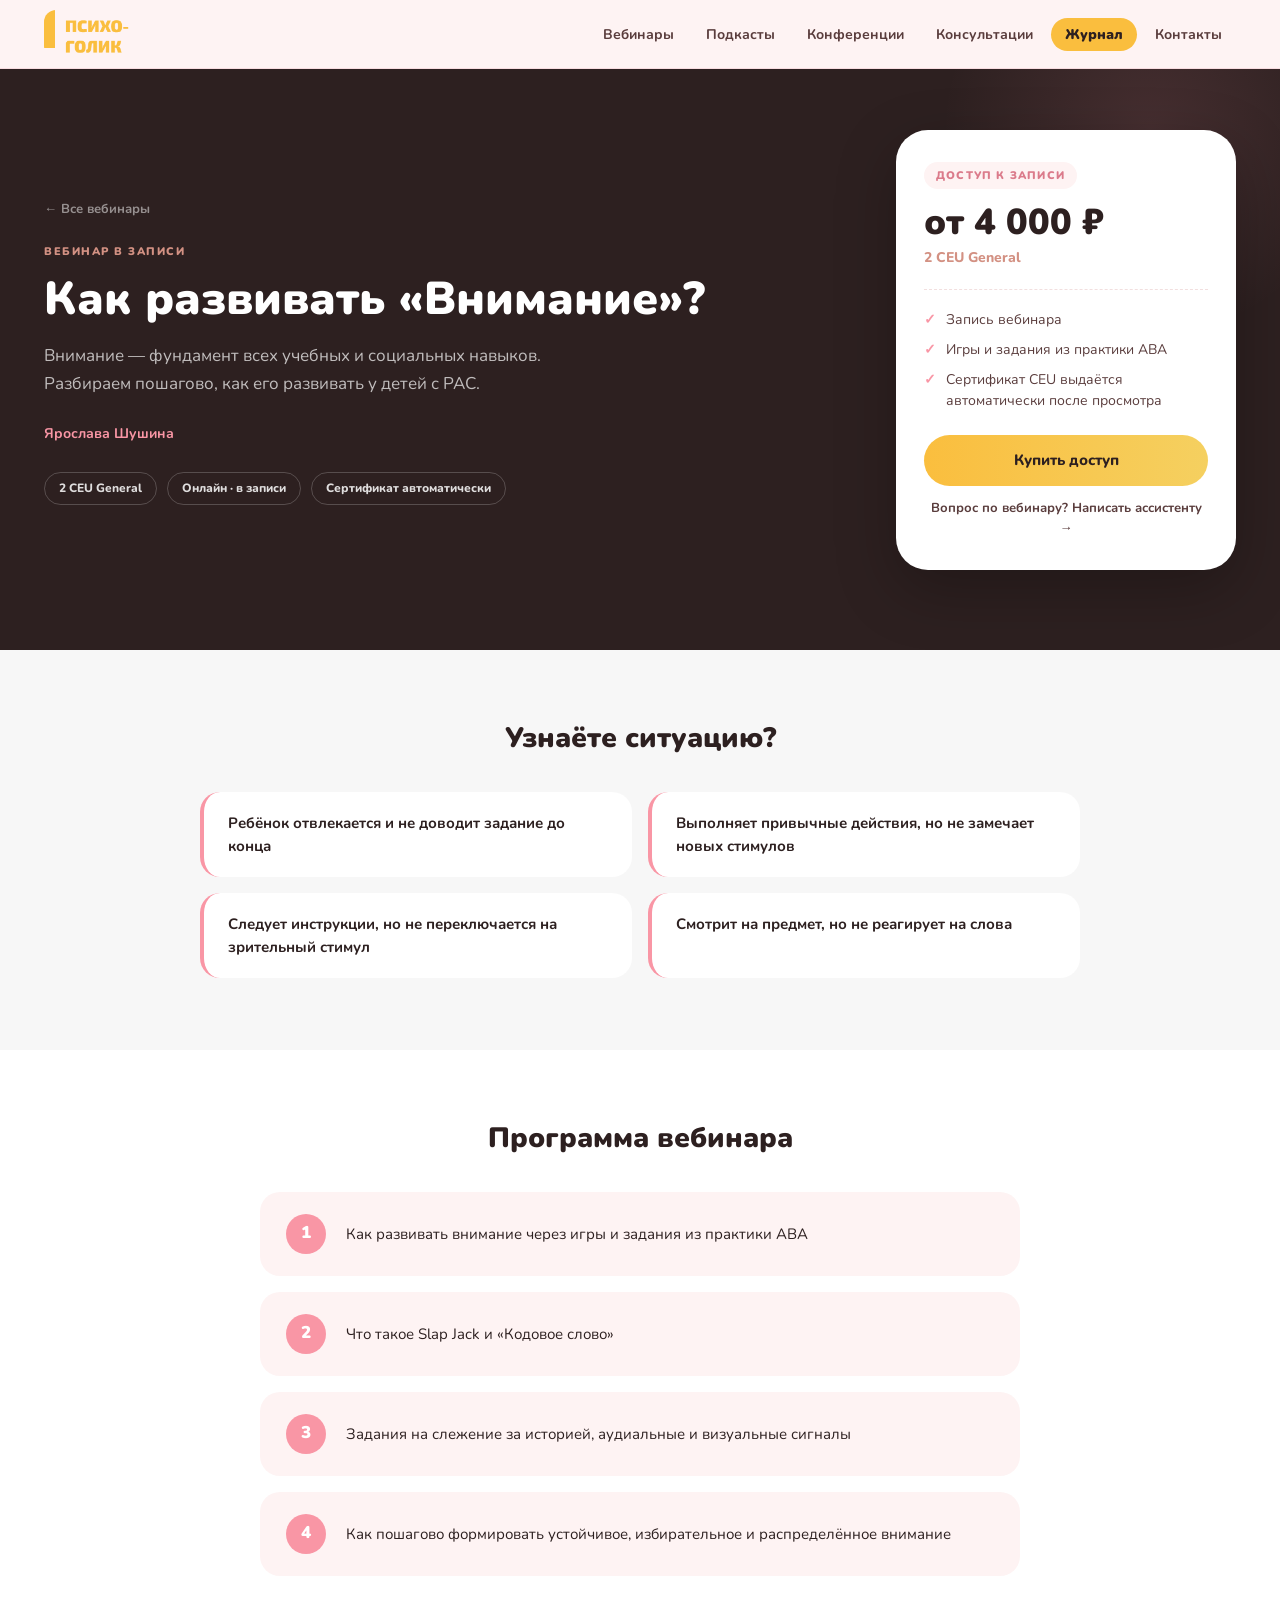
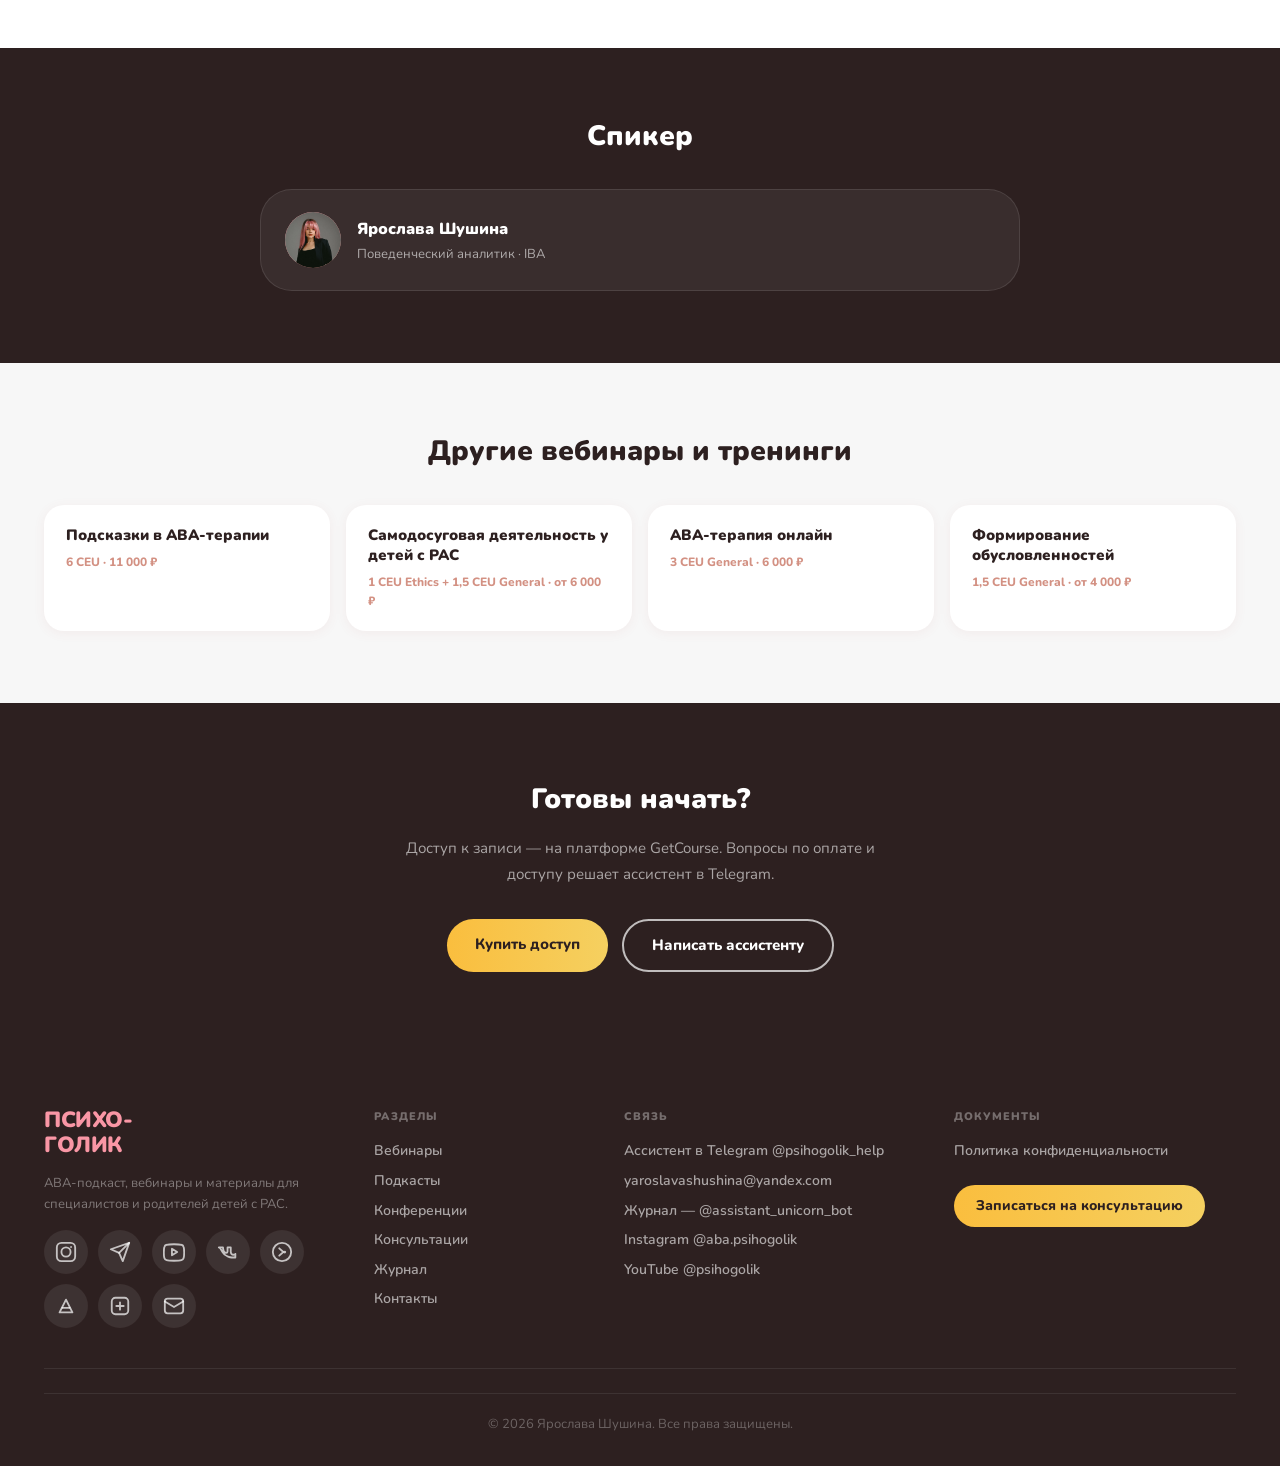
<file: webinar-attention.html>
<!DOCTYPE html>
<html lang="ru">
<head>
    <meta charset="UTF-8">
    <meta name="viewport" content="width=device-width, initial-scale=1.0">
    <title>Как развивать «Внимание»? — вебинар | Психоголик</title>
    <meta name="description" content="Внимание — фундамент всех учебных и социальных навыков. Разбираем пошагово, как его развивать у детей с РАС. 2 CEU General.">
    <link rel="canonical" href="https://psihogolik.com/webinar-attention.html">
    <meta property="og:type" content="website">
    <meta property="og:url" content="https://psihogolik.com/webinar-attention.html">
    <meta property="og:title" content="Как развивать «Внимание»?">
    <meta property="og:description" content="Внимание — фундамент всех учебных и социальных навыков. Разбираем пошагово, как его развивать у детей с РАС.">
    <meta property="og:image" content="https://psihogolik.com/photo/open_graph/open_graph.png">
    <meta property="og:locale" content="ru_RU">
    <meta name="twitter:card" content="summary_large_image">
    <meta name="twitter:title" content="Как развивать «Внимание»?">
    <meta name="twitter:description" content="Внимание — фундамент всех учебных и социальных навыков. Разбираем пошагово, как его развивать у детей с РАС.">
    <meta name="twitter:image" content="https://psihogolik.com/photo/open_graph/open_graph.png">
    <link rel="preconnect" href="https://fonts.googleapis.com">
    <link rel="preconnect" href="https://fonts.gstatic.com" crossorigin>
    <link href="https://fonts.googleapis.com/css2?family=Nunito:ital,wght@0,400;0,600;0,700;0,800;0,900;1,400;1,700&display=swap" rel="stylesheet">
    <link rel="icon" href="photo/logo.png" type="image/png">
    <link rel="stylesheet" href="style.css">
</head>
<body>

<header class="header" id="header">
    <div class="container">
        <nav class="nav">
            <a href="index.html" class="logo">
                <img src="photo/logo.png" alt="Психоголик" class="logo-img">
            </a>
            <ul class="nav-links" id="nav-links">
                <li><a href="index.html#webinars">Вебинары</a></li>
                <li><a href="index.html#podcasts">Подкасты</a></li>
                <li><a href="index.html#performances">Конференции</a></li>
                <li><a href="index.html#consultations">Консультации</a></li>
                <li><a href="journal.html" class="nav-ceu">Журнал</a></li>
                <li><a href="index.html#contacts">Контакты</a></li>
            </ul>
            <button class="burger" id="burger" aria-label="Меню">
                <span></span><span></span><span></span>
            </button>
        </nav>
    </div>
</header>

<!-- HERO -->
<section class="wp-hero">
    <div class="container">
        <div class="wp-hero-inner">
            <div>
                <a href="index.html#webinars" class="wp-back">← Все вебинары</a>
                <span class="wp-label">Вебинар в записи</span>
                <h1 class="wp-h1">Как развивать «Внимание»?</h1>
                <p class="wp-lead">Внимание — фундамент всех учебных и социальных навыков. Разбираем пошагово, как его развивать у детей с РАС.</p>
                <p class="wp-authors">Ярослава Шушина</p>
                <div class="wp-chips">
                    <span class="wp-chip">2 CEU General</span>
                    <span class="wp-chip">Онлайн · в записи</span>
                    <span class="wp-chip">Сертификат автоматически</span>
                </div>
            </div>
            <div class="wp-ticket">
                <span class="wp-ticket-badge">Доступ к записи</span>
                <div class="wp-ticket-price">от 4 000 ₽</div>
                <div class="wp-ticket-ceu">2 CEU General</div>
                <ul class="wp-ticket-list">
                    <li>Запись вебинара</li>
                    <li>Игры и задания из практики АВА</li>
                    <li>Сертификат CEU выдаётся автоматически после просмотра</li>
                </ul>
                <div class="wp-ticket-btns">
                    <a href="https://psihogolik.getcourse.ru/Developing_attention" target="_blank" rel="noopener" class="btn-yellow">Купить доступ</a>
                    <a href="https://t.me/psihogolik_help" target="_blank" rel="noopener" class="wp-ticket-help">Вопрос по вебинару? Написать ассистенту →</a>
                </div>
            </div>
        </div>
    </div>
</section>

<!-- PAINS -->
<section class="wp-section wp-section--gray">
    <div class="container">
        <h2 class="wp-h2">Узнаёте ситуацию?</h2>
        <div class="wp-pains">
            <div class="wp-pain">Ребёнок отвлекается и не доводит задание до конца</div>
            <div class="wp-pain">Выполняет привычные действия, но не замечает новых стимулов</div>
            <div class="wp-pain">Следует инструкции, но не переключается на зрительный стимул</div>
            <div class="wp-pain">Смотрит на предмет, но не реагирует на слова</div>
        </div>
    </div>
</section>

<!-- PROGRAM -->
<section class="wp-section wp-section--light">
    <div class="container">
        <h2 class="wp-h2">Программа вебинара</h2>
        <div class="wp-program">
            <div class="wp-program-item">
                <span class="wp-program-num">1</span>
                <p>Как развивать внимание через игры и задания из практики ABA</p>
            </div>
            <div class="wp-program-item">
                <span class="wp-program-num">2</span>
                <p>Что такое Slap Jack и «Кодовое слово»</p>
            </div>
            <div class="wp-program-item">
                <span class="wp-program-num">3</span>
                <p>Задания на слежение за историей, аудиальные и визуальные сигналы</p>
            </div>
            <div class="wp-program-item">
                <span class="wp-program-num">4</span>
                <p>Как пошагово формировать устойчивое, избирательное и распределённое внимание</p>
            </div>
        </div>
    </div>
</section>

<!-- SPEAKERS -->
<section class="wp-section wp-section--dark">
    <div class="container">
        <h2 class="wp-h2 wp-h2--light">Спикер</h2>
        <div class="wp-speakers">
            <div class="wp-speaker">
                <div class="wp-speaker-avatar"><img src="photo/web/consult-portrait.webp" alt="Ярослава Шушина" loading="lazy"></div>
                <div>
                    <div class="wp-speaker-name">Ярослава Шушина</div>
                    <div class="wp-speaker-role">Поведенческий аналитик · IBA</div>
                </div>
            </div>
        </div>
    </div>
</section>

<!-- OTHER WEBINARS -->
<section class="wp-section wp-section--gray">
    <div class="container">
        <h2 class="wp-h2">Другие вебинары и тренинги</h2>
        <div class="wp-others">
            <a href="webinar-podskazki.html" class="wp-other">
                <div class="wp-other-title">Подсказки в АВА-терапии</div>
                <div class="wp-other-meta">6 CEU · 11 000 ₽</div>
            </a>
            <a href="webinar-dosug.html" class="wp-other">
                <div class="wp-other-title">Самодосуговая деятельность у детей с РАС</div>
                <div class="wp-other-meta">1 CEU Ethics + 1,5 CEU General · от 6 000 ₽</div>
            </a>
            <a href="webinar-online.html" class="wp-other">
                <div class="wp-other-title">АВА-терапия онлайн</div>
                <div class="wp-other-meta">3 CEU General · 6 000 ₽</div>
            </a>
            <a href="webinar-conditioning.html" class="wp-other">
                <div class="wp-other-title">Формирование обусловленностей</div>
                <div class="wp-other-meta">1,5 CEU General · от 4 000 ₽</div>
            </a>
        </div>
    </div>
</section>

<!-- CTA -->
<section class="wp-cta">
    <div class="container">
        <h2 class="wp-h2 wp-h2--light">Готовы начать?</h2>
        <p>Доступ к записи — на платформе GetCourse. Вопросы по оплате и доступу решает ассистент в Telegram.</p>
        <div class="wp-cta-btns">
            <a href="https://psihogolik.getcourse.ru/Developing_attention" target="_blank" rel="noopener" class="btn-yellow">Купить доступ</a>
            <a href="https://t.me/psihogolik_help" target="_blank" rel="noopener" class="btn-outline-light">Написать ассистенту</a>
        </div>
    </div>
</section>

<footer class="footer">
    <div class="container">
        <div class="footer-grid">

            <!-- Col 1: Logo + tagline -->
            <div class="footer-col footer-col--brand">
                <a href="index.html" class="footer-logo-text">ПСИХО-<br>ГОЛИК</a>
                <p class="footer-tagline">АВА-подкаст, вебинары и материалы для специалистов и родителей детей с РАС.</p>
                <div class="footer-social">
                    <a href="https://www.instagram.com/aba.psihogolik/" target="_blank" rel="noopener" aria-label="Instagram" class="footer-social-link">
                        <svg width="22" height="22" viewBox="0 0 24 24" fill="none" xmlns="http://www.w3.org/2000/svg"><rect x="2" y="2" width="20" height="20" rx="5" stroke="currentColor" stroke-width="2"/><circle cx="12" cy="12" r="5" stroke="currentColor" stroke-width="2"/><circle cx="17.5" cy="6.5" r="1" fill="currentColor"/></svg>
                    </a>
                    <a href="https://t.me/psihogolik_help" target="_blank" rel="noopener" aria-label="Telegram" class="footer-social-link">
                        <svg width="22" height="22" viewBox="0 0 24 24" fill="none" xmlns="http://www.w3.org/2000/svg"><path d="M22 2L11 13" stroke="currentColor" stroke-width="2" stroke-linecap="round" stroke-linejoin="round"/><path d="M22 2L15 22L11 13L2 9L22 2Z" stroke="currentColor" stroke-width="2" stroke-linecap="round" stroke-linejoin="round"/></svg>
                    </a>
                    <a href="https://www.youtube.com/@psihogolik" target="_blank" rel="noopener" aria-label="YouTube" class="footer-social-link">
                        <svg width="22" height="22" viewBox="0 0 24 24" fill="none" xmlns="http://www.w3.org/2000/svg"><path d="M22.5 6.5C22.2 5.3 21.3 4.4 20.1 4.1C18.1 3.5 12 3.5 12 3.5C12 3.5 5.9 3.5 3.9 4.1C2.7 4.4 1.8 5.3 1.5 6.5C0.9 8.5 0.9 12.5 0.9 12.5C0.9 12.5 0.9 16.5 1.5 18.5C1.8 19.7 2.7 20.6 3.9 20.9C5.9 21.5 12 21.5 12 21.5C12 21.5 18.1 21.5 20.1 20.9C21.3 20.6 22.2 19.7 22.5 18.5C23.1 16.5 23.1 12.5 23.1 12.5C23.1 12.5 23.1 8.5 22.5 6.5Z" stroke="currentColor" stroke-width="2"/><path d="M9.75 15.5L15.5 12L9.75 8.5V15.5Z" stroke="currentColor" stroke-width="2" stroke-linejoin="round"/></svg>
                    </a>
                    <a href="https://vk.com/psihogol" target="_blank" rel="noopener" aria-label="ВКонтакте" class="footer-social-link">
                        <svg width="22" height="22" viewBox="0 0 24 24" fill="none" xmlns="http://www.w3.org/2000/svg"><path d="M2 7H6.5C6.5 7 6.8 13 10 13C11 13 11.5 12.3 11.5 11.5V7H15V12C15 12 15.2 15 18 15C19.5 15 20 14 20 14V18H16C16 18 9 17.5 6 12C3.3 7.3 2 7 2 7Z" stroke="currentColor" stroke-width="2" stroke-linejoin="round"/></svg>
                    </a>
                    <a href="https://music.yandex.ru/album/24835858" target="_blank" rel="noopener" aria-label="Яндекс Музыка" class="footer-social-link">
                        <svg width="22" height="22" viewBox="0 0 24 24" fill="none" xmlns="http://www.w3.org/2000/svg"><circle cx="12" cy="12" r="10" stroke="currentColor" stroke-width="2"/><path d="M9 8L13.5 12L9 16" stroke="currentColor" stroke-width="2" stroke-linecap="round" stroke-linejoin="round"/><circle cx="15" cy="12" r="1.5" fill="currentColor"/></svg>
                    </a>
                    <a href="https://boosty.to/psihogolik" target="_blank" rel="noopener" aria-label="Boosty" class="footer-social-link footer-social-link--boosty">
                        <svg width="22" height="22" viewBox="0 0 24 24" fill="none" xmlns="http://www.w3.org/2000/svg"><path d="M5 19L12 5L19 19H5Z" stroke="currentColor" stroke-width="2" stroke-linejoin="round"/><path d="M8 14H16" stroke="currentColor" stroke-width="2" stroke-linecap="round"/></svg>
                    </a>
                    <a href="https://psihogolik.getcourse.ru/BloknotPsihogolika" target="_blank" rel="noopener" aria-label="GetCourse" class="footer-social-link footer-social-link--gc">
                        <svg width="22" height="22" viewBox="0 0 24 24" fill="none" xmlns="http://www.w3.org/2000/svg"><rect x="3" y="3" width="18" height="18" rx="4" stroke="currentColor" stroke-width="2"/><path d="M8 12H16M12 8V16" stroke="currentColor" stroke-width="2" stroke-linecap="round"/></svg>
                    </a>
                    <a href="mailto:yaroslavashushina@yandex.com" aria-label="Email" class="footer-social-link">
                        <svg width="22" height="22" viewBox="0 0 24 24" fill="none" xmlns="http://www.w3.org/2000/svg"><rect x="2" y="4" width="20" height="16" rx="3" stroke="currentColor" stroke-width="2"/><path d="M2 7L12 13L22 7" stroke="currentColor" stroke-width="2" stroke-linecap="round"/></svg>
                    </a>
                </div>
            </div>

            <!-- Col 2: Navigation -->
            <div class="footer-col">
                <div class="footer-col-title">Разделы</div>
                <nav class="footer-col-nav">
                    <a href="index.html#webinars">Вебинары</a>
                    <a href="index.html#podcasts">Подкасты</a>
                    <a href="index.html#performances">Конференции</a>
                    <a href="index.html#consultations">Консультации</a>
                    <a href="journal.html">Журнал</a>
                    <a href="index.html#contacts">Контакты</a>
                </nav>
            </div>

            <!-- Col 3: Contacts -->
            <div class="footer-col">
                <div class="footer-col-title">Связь</div>
                <nav class="footer-col-nav">
                    <a href="https://t.me/psihogolik_help" target="_blank" rel="noopener">Ассистент в Telegram @psihogolik_help</a>
                    <a href="mailto:yaroslavashushina@yandex.com">yaroslavashushina@yandex.com</a>
                    <a href="https://t.me/assistant_unicorn_bot" target="_blank" rel="noopener">Журнал — @assistant_unicorn_bot</a>
                    <a href="https://www.instagram.com/aba.psihogolik/" target="_blank" rel="noopener">Instagram @aba.psihogolik</a>
                    <a href="https://www.youtube.com/@psihogolik" target="_blank" rel="noopener">YouTube @psihogolik</a>
                </nav>
            </div>

            <!-- Col 4: Documents -->
            <div class="footer-col">
                <div class="footer-col-title">Документы</div>
                <nav class="footer-col-nav">
                    <a href="privacy.html">Политика конфиденциальности</a>
                </nav>
                <div class="footer-cta-col">
                    <a href="https://t.me/psihogolik_help" target="_blank" rel="noopener" class="btn-yellow small">Записаться на консультацию</a>
                </div>
            </div>

        </div><!-- /footer-grid -->

        <div class="footer-bottom">
            <span>© 2026 Ярослава Шушина. Все права защищены.</span>
        </div>
    </div>
</footer>

<button class="back-to-top" id="backToTop" aria-label="Наверх">↑</button>

<script src="script.js"></script>
</body>
</html>
</file>
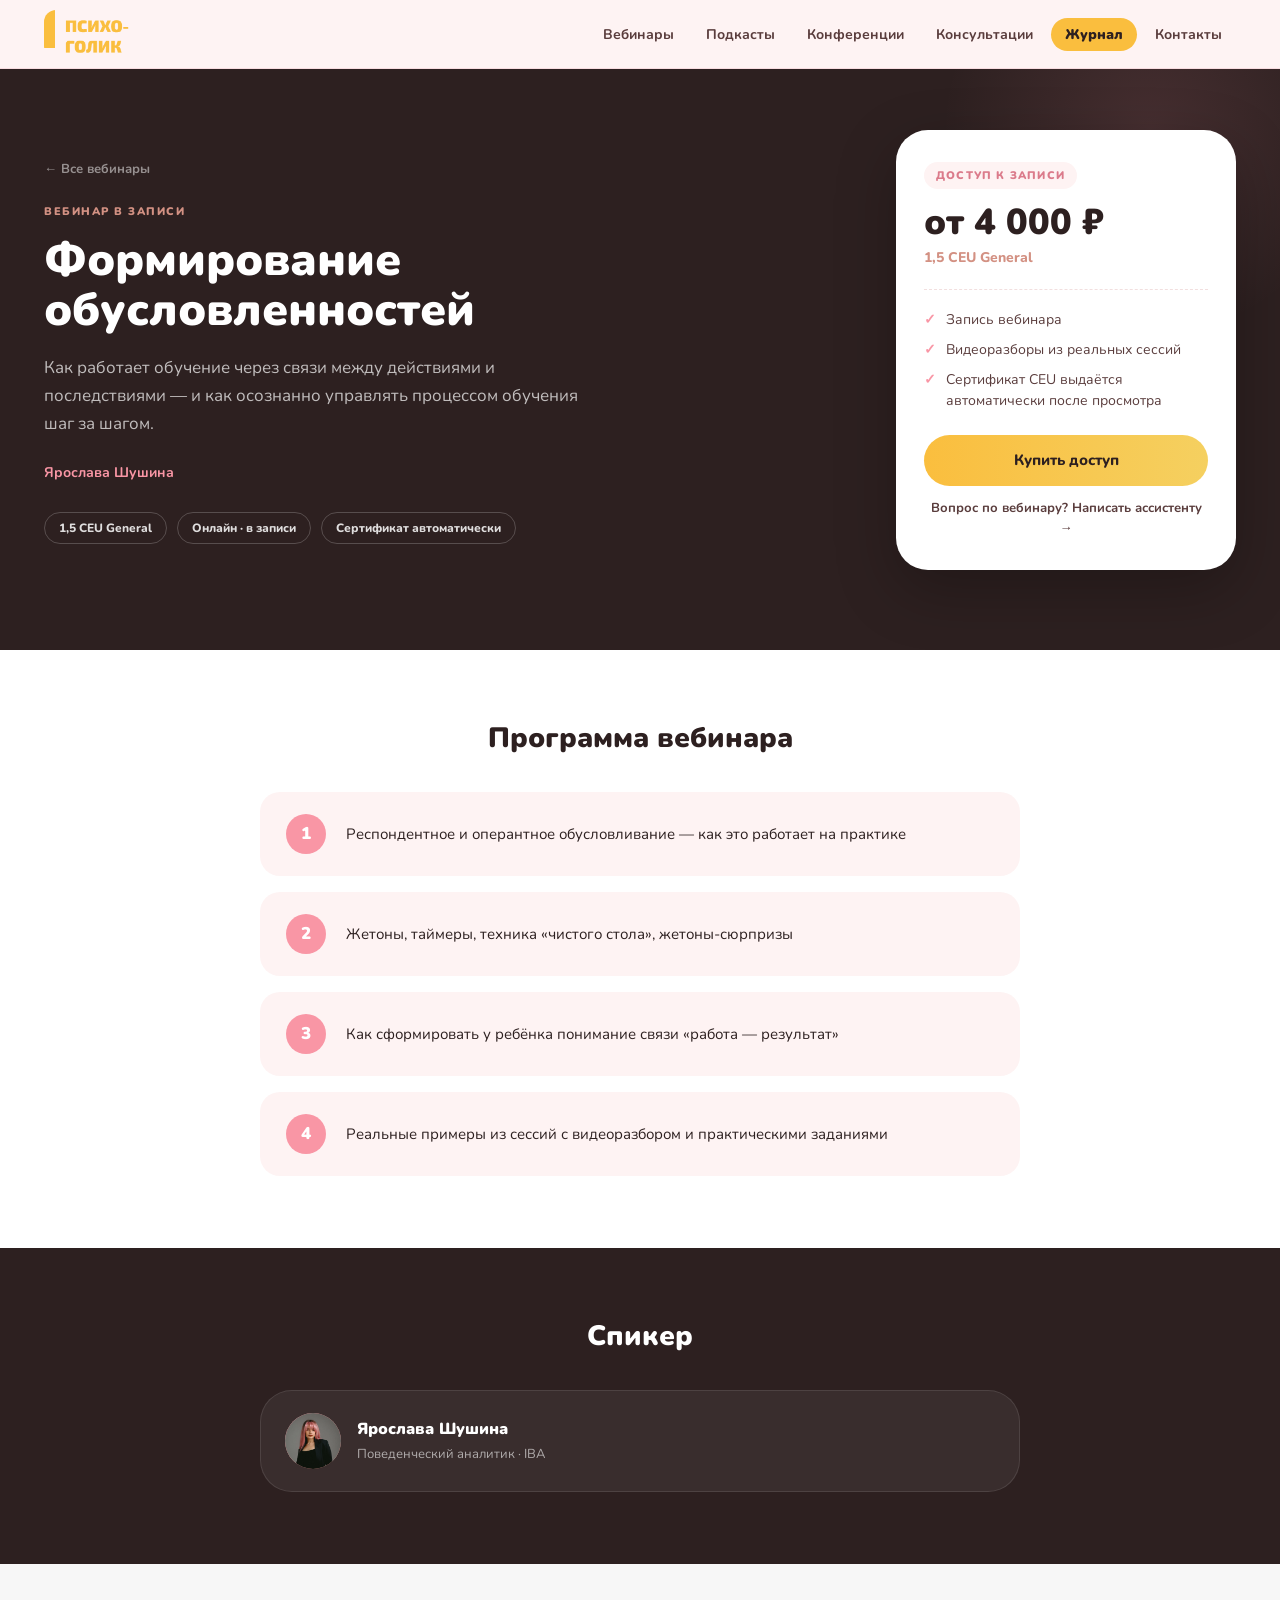
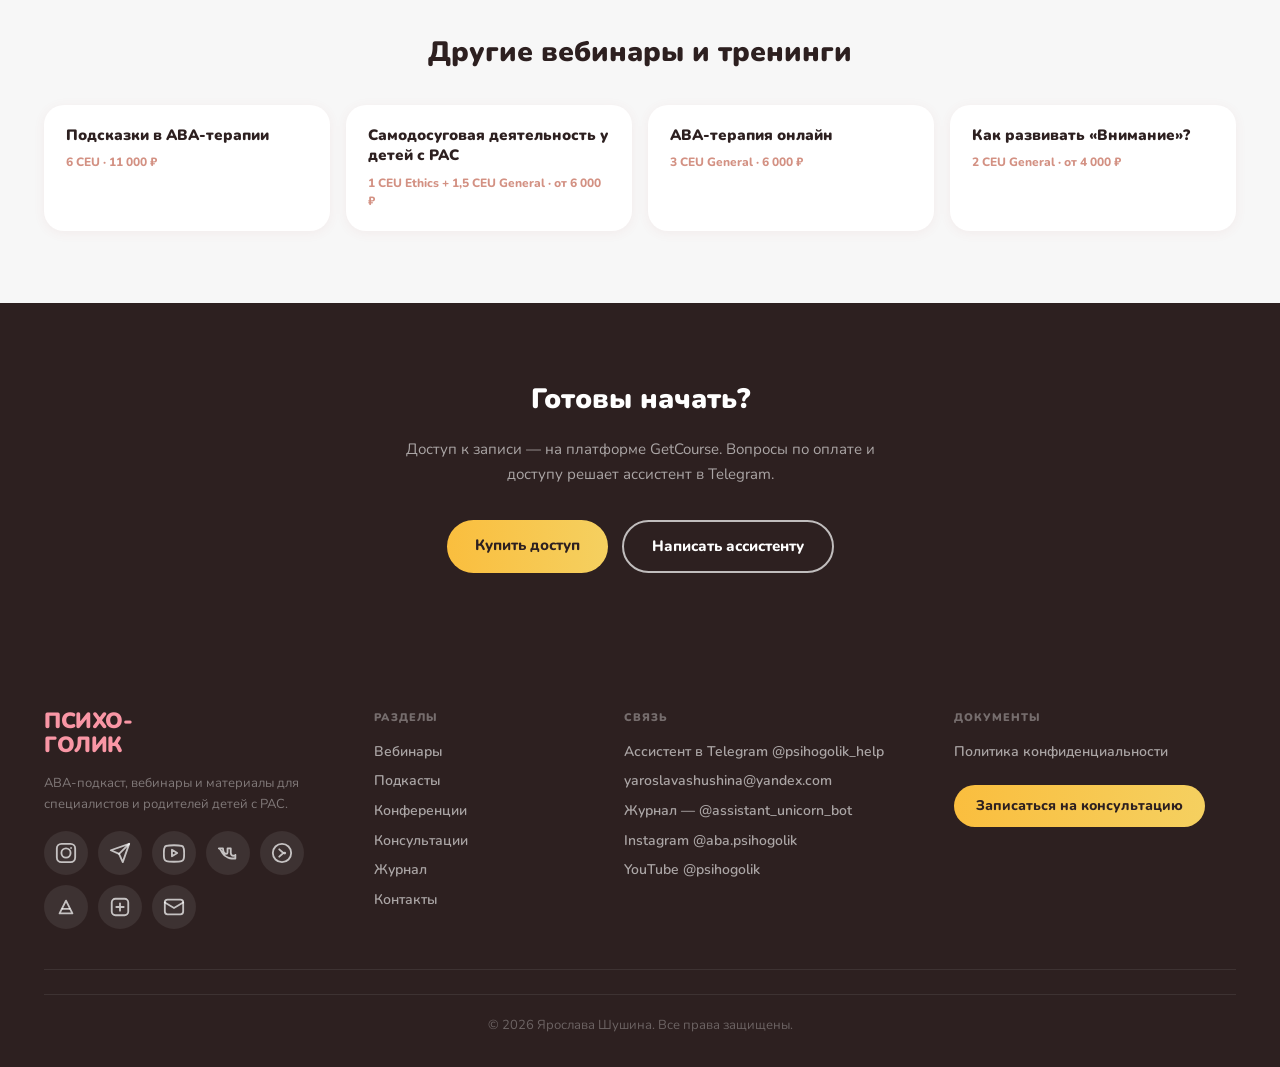
<file: webinar-conditioning.html>
<!DOCTYPE html>
<html lang="ru">
<head>
    <meta charset="UTF-8">
    <meta name="viewport" content="width=device-width, initial-scale=1.0">
    <title>Формирование обусловленностей — вебинар | Психоголик</title>
    <meta name="description" content="Как работает обучение через связи между действиями и последствиями — и как осознанно управлять процессом обучения шаг за шагом. 1,5 CEU General.">
    <link rel="canonical" href="https://psihogolik.com/webinar-conditioning.html">
    <meta property="og:type" content="website">
    <meta property="og:url" content="https://psihogolik.com/webinar-conditioning.html">
    <meta property="og:title" content="Формирование обусловленностей">
    <meta property="og:description" content="Как работает обучение через связи между действиями и последствиями — и как осознанно управлять процессом обучения шаг за шагом.">
    <meta property="og:image" content="https://psihogolik.com/photo/open_graph/open_graph.png">
    <meta property="og:locale" content="ru_RU">
    <meta name="twitter:card" content="summary_large_image">
    <meta name="twitter:title" content="Формирование обусловленностей">
    <meta name="twitter:description" content="Как работает обучение через связи между действиями и последствиями — и как осознанно управлять процессом обучения шаг за шагом.">
    <meta name="twitter:image" content="https://psihogolik.com/photo/open_graph/open_graph.png">
    <link rel="preconnect" href="https://fonts.googleapis.com">
    <link rel="preconnect" href="https://fonts.gstatic.com" crossorigin>
    <link href="https://fonts.googleapis.com/css2?family=Nunito:ital,wght@0,400;0,600;0,700;0,800;0,900;1,400;1,700&display=swap" rel="stylesheet">
    <link rel="icon" href="photo/logo.png" type="image/png">
    <link rel="stylesheet" href="style.css">
</head>
<body>

<header class="header" id="header">
    <div class="container">
        <nav class="nav">
            <a href="index.html" class="logo">
                <img src="photo/logo.png" alt="Психоголик" class="logo-img">
            </a>
            <ul class="nav-links" id="nav-links">
                <li><a href="index.html#webinars">Вебинары</a></li>
                <li><a href="index.html#podcasts">Подкасты</a></li>
                <li><a href="index.html#performances">Конференции</a></li>
                <li><a href="index.html#consultations">Консультации</a></li>
                <li><a href="journal.html" class="nav-ceu">Журнал</a></li>
                <li><a href="index.html#contacts">Контакты</a></li>
            </ul>
            <button class="burger" id="burger" aria-label="Меню">
                <span></span><span></span><span></span>
            </button>
        </nav>
    </div>
</header>

<!-- HERO -->
<section class="wp-hero">
    <div class="container">
        <div class="wp-hero-inner">
            <div>
                <a href="index.html#webinars" class="wp-back">← Все вебинары</a>
                <span class="wp-label">Вебинар в записи</span>
                <h1 class="wp-h1">Формирование обусловленностей</h1>
                <p class="wp-lead">Как работает обучение через связи между действиями и последствиями — и как осознанно управлять процессом обучения шаг за шагом.</p>
                <p class="wp-authors">Ярослава Шушина</p>
                <div class="wp-chips">
                    <span class="wp-chip">1,5 CEU General</span>
                    <span class="wp-chip">Онлайн · в записи</span>
                    <span class="wp-chip">Сертификат автоматически</span>
                </div>
            </div>
            <div class="wp-ticket">
                <span class="wp-ticket-badge">Доступ к записи</span>
                <div class="wp-ticket-price">от 4 000 ₽</div>
                <div class="wp-ticket-ceu">1,5 CEU General</div>
                <ul class="wp-ticket-list">
                    <li>Запись вебинара</li>
                    <li>Видеоразборы из реальных сессий</li>
                    <li>Сертификат CEU выдаётся автоматически после просмотра</li>
                </ul>
                <div class="wp-ticket-btns">
                    <a href="https://psihogolik.getcourse.ru/Formation_of_Conditions" target="_blank" rel="noopener" class="btn-yellow">Купить доступ</a>
                    <a href="https://t.me/psihogolik_help" target="_blank" rel="noopener" class="wp-ticket-help">Вопрос по вебинару? Написать ассистенту →</a>
                </div>
            </div>
        </div>
    </div>
</section>

<!-- PROGRAM -->
<section class="wp-section wp-section--light">
    <div class="container">
        <h2 class="wp-h2">Программа вебинара</h2>
        <div class="wp-program">
            <div class="wp-program-item">
                <span class="wp-program-num">1</span>
                <p>Респондентное и оперантное обусловливание — как это работает на практике</p>
            </div>
            <div class="wp-program-item">
                <span class="wp-program-num">2</span>
                <p>Жетоны, таймеры, техника «чистого стола», жетоны-сюрпризы</p>
            </div>
            <div class="wp-program-item">
                <span class="wp-program-num">3</span>
                <p>Как сформировать у ребёнка понимание связи «работа — результат»</p>
            </div>
            <div class="wp-program-item">
                <span class="wp-program-num">4</span>
                <p>Реальные примеры из сессий с видеоразбором и практическими заданиями</p>
            </div>
        </div>
    </div>
</section>

<!-- SPEAKERS -->
<section class="wp-section wp-section--dark">
    <div class="container">
        <h2 class="wp-h2 wp-h2--light">Спикер</h2>
        <div class="wp-speakers">
            <div class="wp-speaker">
                <div class="wp-speaker-avatar"><img src="photo/web/consult-portrait.webp" alt="Ярослава Шушина" loading="lazy"></div>
                <div>
                    <div class="wp-speaker-name">Ярослава Шушина</div>
                    <div class="wp-speaker-role">Поведенческий аналитик · IBA</div>
                </div>
            </div>
        </div>
    </div>
</section>

<!-- OTHER WEBINARS -->
<section class="wp-section wp-section--gray">
    <div class="container">
        <h2 class="wp-h2">Другие вебинары и тренинги</h2>
        <div class="wp-others">
            <a href="webinar-podskazki.html" class="wp-other">
                <div class="wp-other-title">Подсказки в АВА-терапии</div>
                <div class="wp-other-meta">6 CEU · 11 000 ₽</div>
            </a>
            <a href="webinar-dosug.html" class="wp-other">
                <div class="wp-other-title">Самодосуговая деятельность у детей с РАС</div>
                <div class="wp-other-meta">1 CEU Ethics + 1,5 CEU General · от 6 000 ₽</div>
            </a>
            <a href="webinar-online.html" class="wp-other">
                <div class="wp-other-title">АВА-терапия онлайн</div>
                <div class="wp-other-meta">3 CEU General · 6 000 ₽</div>
            </a>
            <a href="webinar-attention.html" class="wp-other">
                <div class="wp-other-title">Как развивать «Внимание»?</div>
                <div class="wp-other-meta">2 CEU General · от 4 000 ₽</div>
            </a>
        </div>
    </div>
</section>

<!-- CTA -->
<section class="wp-cta">
    <div class="container">
        <h2 class="wp-h2 wp-h2--light">Готовы начать?</h2>
        <p>Доступ к записи — на платформе GetCourse. Вопросы по оплате и доступу решает ассистент в Telegram.</p>
        <div class="wp-cta-btns">
            <a href="https://psihogolik.getcourse.ru/Formation_of_Conditions" target="_blank" rel="noopener" class="btn-yellow">Купить доступ</a>
            <a href="https://t.me/psihogolik_help" target="_blank" rel="noopener" class="btn-outline-light">Написать ассистенту</a>
        </div>
    </div>
</section>

<footer class="footer">
    <div class="container">
        <div class="footer-grid">

            <!-- Col 1: Logo + tagline -->
            <div class="footer-col footer-col--brand">
                <a href="index.html" class="footer-logo-text">ПСИХО-<br>ГОЛИК</a>
                <p class="footer-tagline">АВА-подкаст, вебинары и материалы для специалистов и родителей детей с РАС.</p>
                <div class="footer-social">
                    <a href="https://www.instagram.com/aba.psihogolik/" target="_blank" rel="noopener" aria-label="Instagram" class="footer-social-link">
                        <svg width="22" height="22" viewBox="0 0 24 24" fill="none" xmlns="http://www.w3.org/2000/svg"><rect x="2" y="2" width="20" height="20" rx="5" stroke="currentColor" stroke-width="2"/><circle cx="12" cy="12" r="5" stroke="currentColor" stroke-width="2"/><circle cx="17.5" cy="6.5" r="1" fill="currentColor"/></svg>
                    </a>
                    <a href="https://t.me/psihogolik_help" target="_blank" rel="noopener" aria-label="Telegram" class="footer-social-link">
                        <svg width="22" height="22" viewBox="0 0 24 24" fill="none" xmlns="http://www.w3.org/2000/svg"><path d="M22 2L11 13" stroke="currentColor" stroke-width="2" stroke-linecap="round" stroke-linejoin="round"/><path d="M22 2L15 22L11 13L2 9L22 2Z" stroke="currentColor" stroke-width="2" stroke-linecap="round" stroke-linejoin="round"/></svg>
                    </a>
                    <a href="https://www.youtube.com/@psihogolik" target="_blank" rel="noopener" aria-label="YouTube" class="footer-social-link">
                        <svg width="22" height="22" viewBox="0 0 24 24" fill="none" xmlns="http://www.w3.org/2000/svg"><path d="M22.5 6.5C22.2 5.3 21.3 4.4 20.1 4.1C18.1 3.5 12 3.5 12 3.5C12 3.5 5.9 3.5 3.9 4.1C2.7 4.4 1.8 5.3 1.5 6.5C0.9 8.5 0.9 12.5 0.9 12.5C0.9 12.5 0.9 16.5 1.5 18.5C1.8 19.7 2.7 20.6 3.9 20.9C5.9 21.5 12 21.5 12 21.5C12 21.5 18.1 21.5 20.1 20.9C21.3 20.6 22.2 19.7 22.5 18.5C23.1 16.5 23.1 12.5 23.1 12.5C23.1 12.5 23.1 8.5 22.5 6.5Z" stroke="currentColor" stroke-width="2"/><path d="M9.75 15.5L15.5 12L9.75 8.5V15.5Z" stroke="currentColor" stroke-width="2" stroke-linejoin="round"/></svg>
                    </a>
                    <a href="https://vk.com/psihogol" target="_blank" rel="noopener" aria-label="ВКонтакте" class="footer-social-link">
                        <svg width="22" height="22" viewBox="0 0 24 24" fill="none" xmlns="http://www.w3.org/2000/svg"><path d="M2 7H6.5C6.5 7 6.8 13 10 13C11 13 11.5 12.3 11.5 11.5V7H15V12C15 12 15.2 15 18 15C19.5 15 20 14 20 14V18H16C16 18 9 17.5 6 12C3.3 7.3 2 7 2 7Z" stroke="currentColor" stroke-width="2" stroke-linejoin="round"/></svg>
                    </a>
                    <a href="https://music.yandex.ru/album/24835858" target="_blank" rel="noopener" aria-label="Яндекс Музыка" class="footer-social-link">
                        <svg width="22" height="22" viewBox="0 0 24 24" fill="none" xmlns="http://www.w3.org/2000/svg"><circle cx="12" cy="12" r="10" stroke="currentColor" stroke-width="2"/><path d="M9 8L13.5 12L9 16" stroke="currentColor" stroke-width="2" stroke-linecap="round" stroke-linejoin="round"/><circle cx="15" cy="12" r="1.5" fill="currentColor"/></svg>
                    </a>
                    <a href="https://boosty.to/psihogolik" target="_blank" rel="noopener" aria-label="Boosty" class="footer-social-link footer-social-link--boosty">
                        <svg width="22" height="22" viewBox="0 0 24 24" fill="none" xmlns="http://www.w3.org/2000/svg"><path d="M5 19L12 5L19 19H5Z" stroke="currentColor" stroke-width="2" stroke-linejoin="round"/><path d="M8 14H16" stroke="currentColor" stroke-width="2" stroke-linecap="round"/></svg>
                    </a>
                    <a href="https://psihogolik.getcourse.ru/BloknotPsihogolika" target="_blank" rel="noopener" aria-label="GetCourse" class="footer-social-link footer-social-link--gc">
                        <svg width="22" height="22" viewBox="0 0 24 24" fill="none" xmlns="http://www.w3.org/2000/svg"><rect x="3" y="3" width="18" height="18" rx="4" stroke="currentColor" stroke-width="2"/><path d="M8 12H16M12 8V16" stroke="currentColor" stroke-width="2" stroke-linecap="round"/></svg>
                    </a>
                    <a href="mailto:yaroslavashushina@yandex.com" aria-label="Email" class="footer-social-link">
                        <svg width="22" height="22" viewBox="0 0 24 24" fill="none" xmlns="http://www.w3.org/2000/svg"><rect x="2" y="4" width="20" height="16" rx="3" stroke="currentColor" stroke-width="2"/><path d="M2 7L12 13L22 7" stroke="currentColor" stroke-width="2" stroke-linecap="round"/></svg>
                    </a>
                </div>
            </div>

            <!-- Col 2: Navigation -->
            <div class="footer-col">
                <div class="footer-col-title">Разделы</div>
                <nav class="footer-col-nav">
                    <a href="index.html#webinars">Вебинары</a>
                    <a href="index.html#podcasts">Подкасты</a>
                    <a href="index.html#performances">Конференции</a>
                    <a href="index.html#consultations">Консультации</a>
                    <a href="journal.html">Журнал</a>
                    <a href="index.html#contacts">Контакты</a>
                </nav>
            </div>

            <!-- Col 3: Contacts -->
            <div class="footer-col">
                <div class="footer-col-title">Связь</div>
                <nav class="footer-col-nav">
                    <a href="https://t.me/psihogolik_help" target="_blank" rel="noopener">Ассистент в Telegram @psihogolik_help</a>
                    <a href="mailto:yaroslavashushina@yandex.com">yaroslavashushina@yandex.com</a>
                    <a href="https://t.me/assistant_unicorn_bot" target="_blank" rel="noopener">Журнал — @assistant_unicorn_bot</a>
                    <a href="https://www.instagram.com/aba.psihogolik/" target="_blank" rel="noopener">Instagram @aba.psihogolik</a>
                    <a href="https://www.youtube.com/@psihogolik" target="_blank" rel="noopener">YouTube @psihogolik</a>
                </nav>
            </div>

            <!-- Col 4: Documents -->
            <div class="footer-col">
                <div class="footer-col-title">Документы</div>
                <nav class="footer-col-nav">
                    <a href="privacy.html">Политика конфиденциальности</a>
                </nav>
                <div class="footer-cta-col">
                    <a href="https://t.me/psihogolik_help" target="_blank" rel="noopener" class="btn-yellow small">Записаться на консультацию</a>
                </div>
            </div>

        </div><!-- /footer-grid -->

        <div class="footer-bottom">
            <span>© 2026 Ярослава Шушина. Все права защищены.</span>
        </div>
    </div>
</footer>

<button class="back-to-top" id="backToTop" aria-label="Наверх">↑</button>

<script src="script.js"></script>
</body>
</html>
</file>
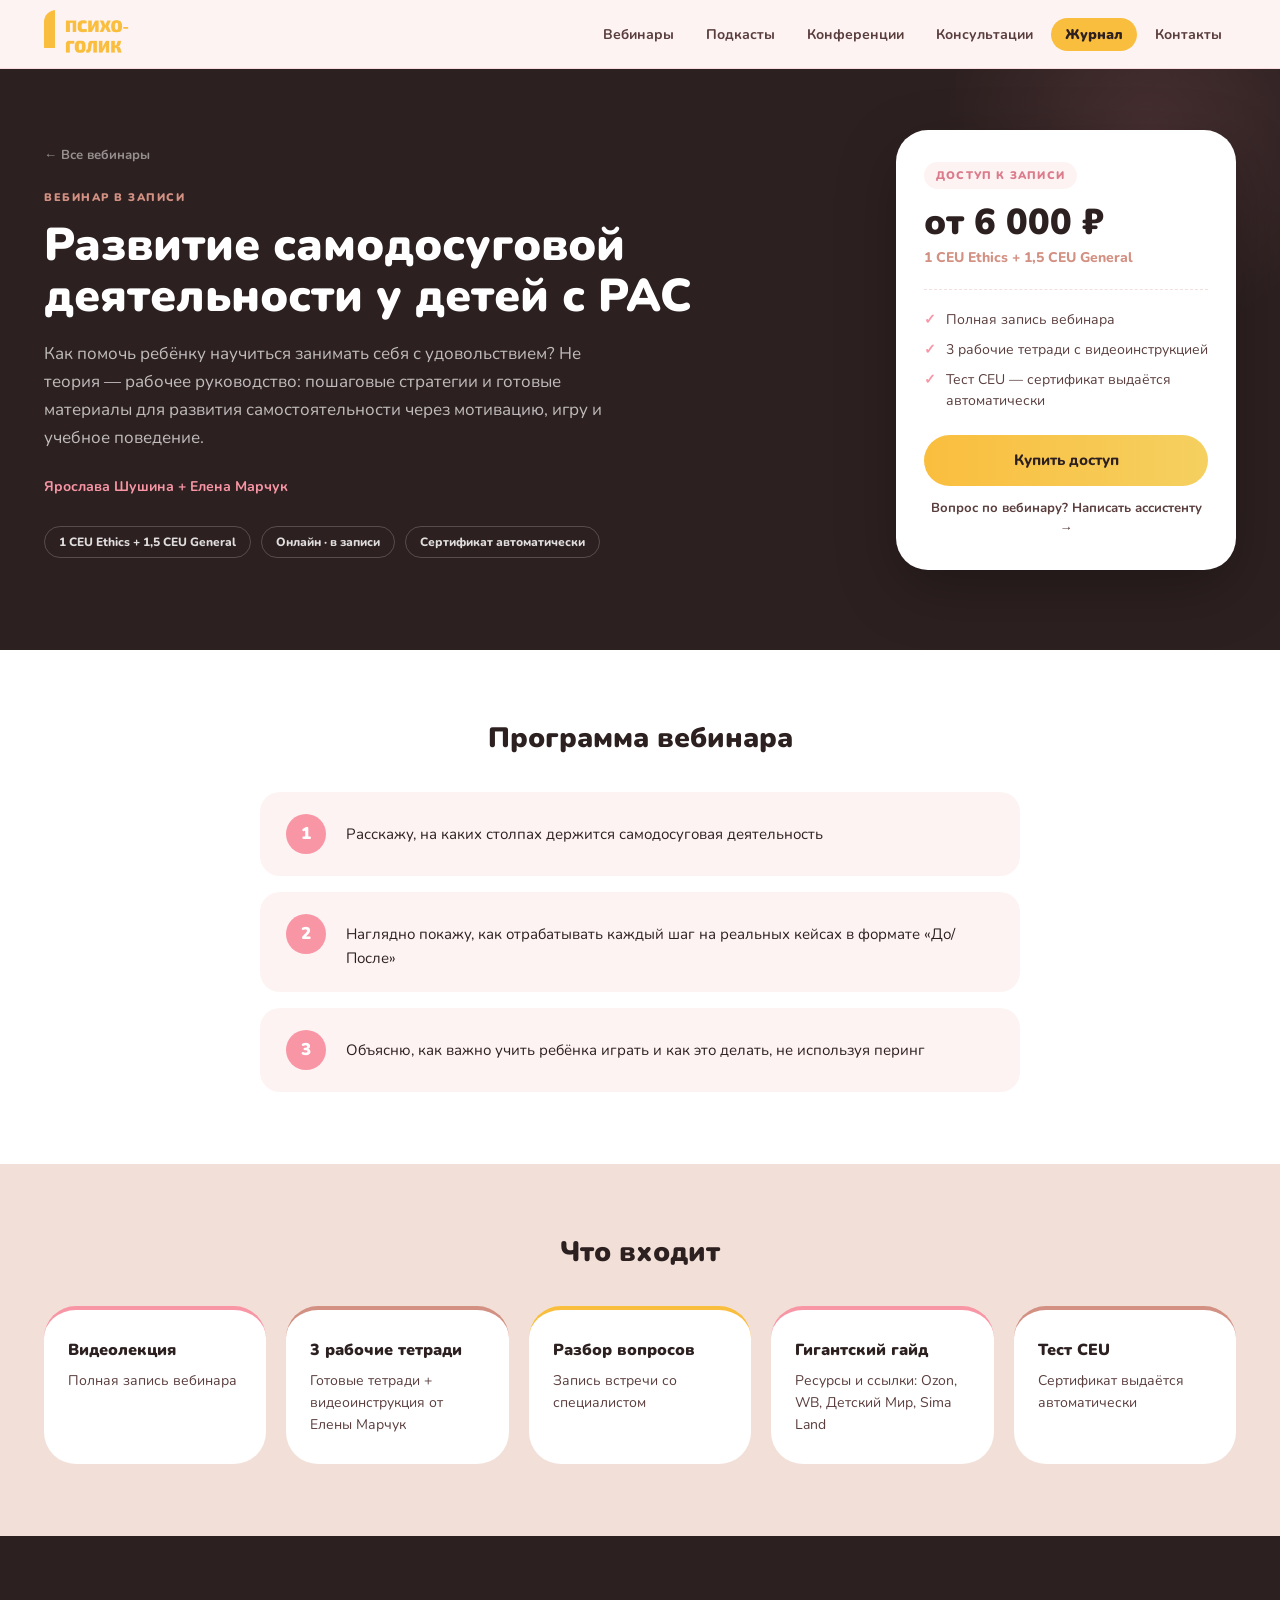
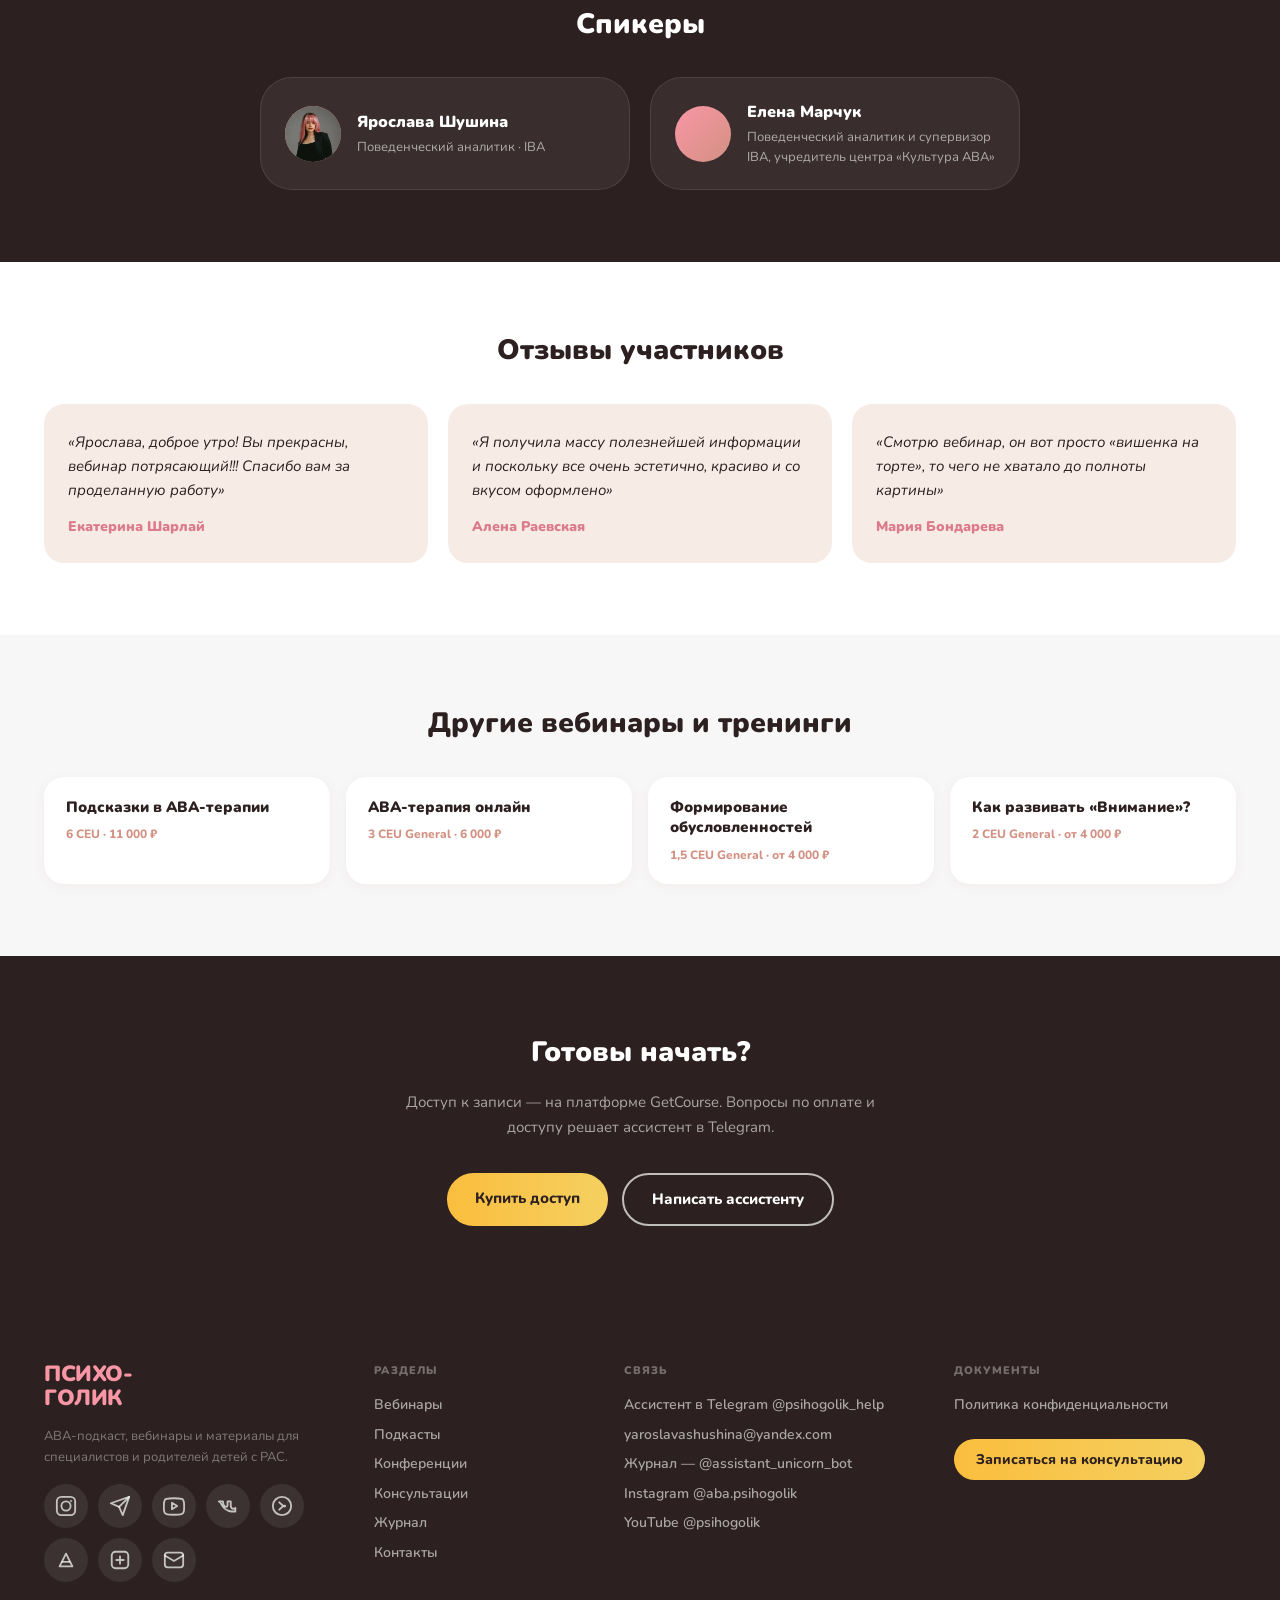
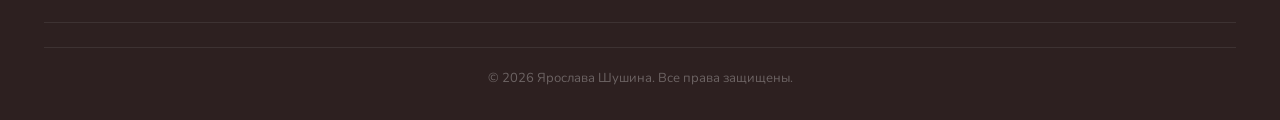
<file: webinar-dosug.html>
<!DOCTYPE html>
<html lang="ru">
<head>
    <meta charset="UTF-8">
    <meta name="viewport" content="width=device-width, initial-scale=1.0">
    <title>Развитие самодосуговой деятельности у детей с РАС — вебинар | Психоголик</title>
    <meta name="description" content="Как помочь ребёнку научиться занимать себя с удовольствием? Не теория — рабочее руководство: пошаговые стратегии и готовые материалы для развития самостоятельности через мотивацию, игру и учебное поведение. 1 CEU Ethics + 1,5 CEU General.">
    <link rel="canonical" href="https://psihogolik.com/webinar-dosug.html">
    <meta property="og:type" content="website">
    <meta property="og:url" content="https://psihogolik.com/webinar-dosug.html">
    <meta property="og:title" content="Развитие самодосуговой деятельности у детей с РАС">
    <meta property="og:description" content="Как помочь ребёнку научиться занимать себя с удовольствием? Не теория — рабочее руководство: пошаговые стратегии и готовые материалы для развития самостоятельности через мотивацию, игру и учебное поведение.">
    <meta property="og:image" content="https://psihogolik.com/photo/open_graph/open_graph.png">
    <meta property="og:locale" content="ru_RU">
    <meta name="twitter:card" content="summary_large_image">
    <meta name="twitter:title" content="Развитие самодосуговой деятельности у детей с РАС">
    <meta name="twitter:description" content="Как помочь ребёнку научиться занимать себя с удовольствием? Не теория — рабочее руководство: пошаговые стратегии и готовые материалы для развития самостоятельности через мотивацию, игру и учебное поведение.">
    <meta name="twitter:image" content="https://psihogolik.com/photo/open_graph/open_graph.png">
    <link rel="preconnect" href="https://fonts.googleapis.com">
    <link rel="preconnect" href="https://fonts.gstatic.com" crossorigin>
    <link href="https://fonts.googleapis.com/css2?family=Nunito:ital,wght@0,400;0,600;0,700;0,800;0,900;1,400;1,700&display=swap" rel="stylesheet">
    <link rel="icon" href="photo/logo.png" type="image/png">
    <link rel="stylesheet" href="style.css">
</head>
<body>

<header class="header" id="header">
    <div class="container">
        <nav class="nav">
            <a href="index.html" class="logo">
                <img src="photo/logo.png" alt="Психоголик" class="logo-img">
            </a>
            <ul class="nav-links" id="nav-links">
                <li><a href="index.html#webinars">Вебинары</a></li>
                <li><a href="index.html#podcasts">Подкасты</a></li>
                <li><a href="index.html#performances">Конференции</a></li>
                <li><a href="index.html#consultations">Консультации</a></li>
                <li><a href="journal.html" class="nav-ceu">Журнал</a></li>
                <li><a href="index.html#contacts">Контакты</a></li>
            </ul>
            <button class="burger" id="burger" aria-label="Меню">
                <span></span><span></span><span></span>
            </button>
        </nav>
    </div>
</header>

<!-- HERO -->
<section class="wp-hero">
    <div class="container">
        <div class="wp-hero-inner">
            <div>
                <a href="index.html#webinars" class="wp-back">← Все вебинары</a>
                <span class="wp-label">Вебинар в записи</span>
                <h1 class="wp-h1">Развитие самодосуговой деятельности у детей с РАС</h1>
                <p class="wp-lead">Как помочь ребёнку научиться занимать себя с удовольствием? Не теория — рабочее руководство: пошаговые стратегии и готовые материалы для развития самостоятельности через мотивацию, игру и учебное поведение.</p>
                <p class="wp-authors">Ярослава Шушина + Елена Марчук</p>
                <div class="wp-chips">
                    <span class="wp-chip">1 CEU Ethics + 1,5 CEU General</span>
                    <span class="wp-chip">Онлайн · в записи</span>
                    <span class="wp-chip">Сертификат автоматически</span>
                </div>
            </div>
            <div class="wp-ticket">
                <span class="wp-ticket-badge">Доступ к записи</span>
                <div class="wp-ticket-price">от 6 000 ₽</div>
                <div class="wp-ticket-ceu">1 CEU Ethics + 1,5 CEU General</div>
                <ul class="wp-ticket-list">
                    <li>Полная запись вебинара</li>
                    <li>3 рабочие тетради с видеоинструкцией</li>
                    <li>Тест CEU — сертификат выдаётся автоматически</li>
                </ul>
                <div class="wp-ticket-btns">
                    <a href="https://psihogolik.getcourse.ru/dosug" target="_blank" rel="noopener" class="btn-yellow">Купить доступ</a>
                    <a href="https://t.me/psihogolik_help" target="_blank" rel="noopener" class="wp-ticket-help">Вопрос по вебинару? Написать ассистенту →</a>
                </div>
            </div>
        </div>
    </div>
</section>

<!-- PROGRAM -->
<section class="wp-section wp-section--light">
    <div class="container">
        <h2 class="wp-h2">Программа вебинара</h2>
        <div class="wp-program">
            <div class="wp-program-item">
                <span class="wp-program-num">1</span>
                <p>Расскажу, на каких столпах держится самодосуговая деятельность</p>
            </div>
            <div class="wp-program-item">
                <span class="wp-program-num">2</span>
                <p>Наглядно покажу, как отрабатывать каждый шаг на реальных кейсах в формате «До/После»</p>
            </div>
            <div class="wp-program-item">
                <span class="wp-program-num">3</span>
                <p>Объясню, как важно учить ребёнка играть и как это делать, не используя перинг</p>
            </div>
        </div>
    </div>
</section>

<!-- INCLUDED -->
<section class="wp-section wp-section--beige">
    <div class="container">
        <h2 class="wp-h2">Что входит</h2>
        <div class="wp-included">
            <div class="wp-included-card">
                <h3>Видеолекция</h3>
                <p>Полная запись вебинара</p>
            </div>
            <div class="wp-included-card">
                <h3>3 рабочие тетради</h3>
                <p>Готовые тетради + видеоинструкция от Елены Марчук</p>
            </div>
            <div class="wp-included-card">
                <h3>Разбор вопросов</h3>
                <p>Запись встречи со специалистом</p>
            </div>
            <div class="wp-included-card">
                <h3>Гигантский гайд</h3>
                <p>Ресурсы и ссылки: Ozon, WB, Детский Мир, Sima Land</p>
            </div>
            <div class="wp-included-card">
                <h3>Тест CEU</h3>
                <p>Сертификат выдаётся автоматически</p>
            </div>
        </div>
    </div>
</section>

<!-- SPEAKERS -->
<section class="wp-section wp-section--dark">
    <div class="container">
        <h2 class="wp-h2 wp-h2--light">Спикеры</h2>
        <div class="wp-speakers">
            <div class="wp-speaker">
                <div class="wp-speaker-avatar"><img src="photo/web/consult-portrait.webp" alt="Ярослава Шушина" loading="lazy"></div>
                <div>
                    <div class="wp-speaker-name">Ярослава Шушина</div>
                    <div class="wp-speaker-role">Поведенческий аналитик · IBA</div>
                </div>
            </div>
            <div class="wp-speaker">
                <div class="wp-speaker-avatar"></div>
                <div>
                    <div class="wp-speaker-name">Елена Марчук</div>
                    <div class="wp-speaker-role">Поведенческий аналитик и супервизор IBA, учредитель центра «Культура АВА»</div>
                </div>
            </div>
        </div>
    </div>
</section>

<!-- REVIEWS -->
<section class="wp-section wp-section--light">
    <div class="container">
        <h2 class="wp-h2">Отзывы участников</h2>
        <div class="wp-reviews">
            <div class="wp-review">
                <p>«Ярослава, доброе утро! Вы прекрасны, вебинар потрясающий!!! Спасибо вам за проделанную работу»</p>
                <div class="wp-review-name">Екатерина Шарлай</div>
            </div>
            <div class="wp-review">
                <p>«Я получила массу полезнейшей информации и поскольку все очень эстетично, красиво и со вкусом оформлено»</p>
                <div class="wp-review-name">Алена Раевская</div>
            </div>
            <div class="wp-review">
                <p>«Смотрю вебинар, он вот просто «вишенка на торте», то чего не хватало до полноты картины»</p>
                <div class="wp-review-name">Мария Бондарева</div>
            </div>
        </div>
    </div>
</section>

<!-- OTHER WEBINARS -->
<section class="wp-section wp-section--gray">
    <div class="container">
        <h2 class="wp-h2">Другие вебинары и тренинги</h2>
        <div class="wp-others">
            <a href="webinar-podskazki.html" class="wp-other">
                <div class="wp-other-title">Подсказки в АВА-терапии</div>
                <div class="wp-other-meta">6 CEU · 11 000 ₽</div>
            </a>
            <a href="webinar-online.html" class="wp-other">
                <div class="wp-other-title">АВА-терапия онлайн</div>
                <div class="wp-other-meta">3 CEU General · 6 000 ₽</div>
            </a>
            <a href="webinar-conditioning.html" class="wp-other">
                <div class="wp-other-title">Формирование обусловленностей</div>
                <div class="wp-other-meta">1,5 CEU General · от 4 000 ₽</div>
            </a>
            <a href="webinar-attention.html" class="wp-other">
                <div class="wp-other-title">Как развивать «Внимание»?</div>
                <div class="wp-other-meta">2 CEU General · от 4 000 ₽</div>
            </a>
        </div>
    </div>
</section>

<!-- CTA -->
<section class="wp-cta">
    <div class="container">
        <h2 class="wp-h2 wp-h2--light">Готовы начать?</h2>
        <p>Доступ к записи — на платформе GetCourse. Вопросы по оплате и доступу решает ассистент в Telegram.</p>
        <div class="wp-cta-btns">
            <a href="https://psihogolik.getcourse.ru/dosug" target="_blank" rel="noopener" class="btn-yellow">Купить доступ</a>
            <a href="https://t.me/psihogolik_help" target="_blank" rel="noopener" class="btn-outline-light">Написать ассистенту</a>
        </div>
    </div>
</section>

<footer class="footer">
    <div class="container">
        <div class="footer-grid">

            <!-- Col 1: Logo + tagline -->
            <div class="footer-col footer-col--brand">
                <a href="index.html" class="footer-logo-text">ПСИХО-<br>ГОЛИК</a>
                <p class="footer-tagline">АВА-подкаст, вебинары и материалы для специалистов и родителей детей с РАС.</p>
                <div class="footer-social">
                    <a href="https://www.instagram.com/aba.psihogolik/" target="_blank" rel="noopener" aria-label="Instagram" class="footer-social-link">
                        <svg width="22" height="22" viewBox="0 0 24 24" fill="none" xmlns="http://www.w3.org/2000/svg"><rect x="2" y="2" width="20" height="20" rx="5" stroke="currentColor" stroke-width="2"/><circle cx="12" cy="12" r="5" stroke="currentColor" stroke-width="2"/><circle cx="17.5" cy="6.5" r="1" fill="currentColor"/></svg>
                    </a>
                    <a href="https://t.me/psihogolik_help" target="_blank" rel="noopener" aria-label="Telegram" class="footer-social-link">
                        <svg width="22" height="22" viewBox="0 0 24 24" fill="none" xmlns="http://www.w3.org/2000/svg"><path d="M22 2L11 13" stroke="currentColor" stroke-width="2" stroke-linecap="round" stroke-linejoin="round"/><path d="M22 2L15 22L11 13L2 9L22 2Z" stroke="currentColor" stroke-width="2" stroke-linecap="round" stroke-linejoin="round"/></svg>
                    </a>
                    <a href="https://www.youtube.com/@psihogolik" target="_blank" rel="noopener" aria-label="YouTube" class="footer-social-link">
                        <svg width="22" height="22" viewBox="0 0 24 24" fill="none" xmlns="http://www.w3.org/2000/svg"><path d="M22.5 6.5C22.2 5.3 21.3 4.4 20.1 4.1C18.1 3.5 12 3.5 12 3.5C12 3.5 5.9 3.5 3.9 4.1C2.7 4.4 1.8 5.3 1.5 6.5C0.9 8.5 0.9 12.5 0.9 12.5C0.9 12.5 0.9 16.5 1.5 18.5C1.8 19.7 2.7 20.6 3.9 20.9C5.9 21.5 12 21.5 12 21.5C12 21.5 18.1 21.5 20.1 20.9C21.3 20.6 22.2 19.7 22.5 18.5C23.1 16.5 23.1 12.5 23.1 12.5C23.1 12.5 23.1 8.5 22.5 6.5Z" stroke="currentColor" stroke-width="2"/><path d="M9.75 15.5L15.5 12L9.75 8.5V15.5Z" stroke="currentColor" stroke-width="2" stroke-linejoin="round"/></svg>
                    </a>
                    <a href="https://vk.com/psihogol" target="_blank" rel="noopener" aria-label="ВКонтакте" class="footer-social-link">
                        <svg width="22" height="22" viewBox="0 0 24 24" fill="none" xmlns="http://www.w3.org/2000/svg"><path d="M2 7H6.5C6.5 7 6.8 13 10 13C11 13 11.5 12.3 11.5 11.5V7H15V12C15 12 15.2 15 18 15C19.5 15 20 14 20 14V18H16C16 18 9 17.5 6 12C3.3 7.3 2 7 2 7Z" stroke="currentColor" stroke-width="2" stroke-linejoin="round"/></svg>
                    </a>
                    <a href="https://music.yandex.ru/album/24835858" target="_blank" rel="noopener" aria-label="Яндекс Музыка" class="footer-social-link">
                        <svg width="22" height="22" viewBox="0 0 24 24" fill="none" xmlns="http://www.w3.org/2000/svg"><circle cx="12" cy="12" r="10" stroke="currentColor" stroke-width="2"/><path d="M9 8L13.5 12L9 16" stroke="currentColor" stroke-width="2" stroke-linecap="round" stroke-linejoin="round"/><circle cx="15" cy="12" r="1.5" fill="currentColor"/></svg>
                    </a>
                    <a href="https://boosty.to/psihogolik" target="_blank" rel="noopener" aria-label="Boosty" class="footer-social-link footer-social-link--boosty">
                        <svg width="22" height="22" viewBox="0 0 24 24" fill="none" xmlns="http://www.w3.org/2000/svg"><path d="M5 19L12 5L19 19H5Z" stroke="currentColor" stroke-width="2" stroke-linejoin="round"/><path d="M8 14H16" stroke="currentColor" stroke-width="2" stroke-linecap="round"/></svg>
                    </a>
                    <a href="https://psihogolik.getcourse.ru/BloknotPsihogolika" target="_blank" rel="noopener" aria-label="GetCourse" class="footer-social-link footer-social-link--gc">
                        <svg width="22" height="22" viewBox="0 0 24 24" fill="none" xmlns="http://www.w3.org/2000/svg"><rect x="3" y="3" width="18" height="18" rx="4" stroke="currentColor" stroke-width="2"/><path d="M8 12H16M12 8V16" stroke="currentColor" stroke-width="2" stroke-linecap="round"/></svg>
                    </a>
                    <a href="mailto:yaroslavashushina@yandex.com" aria-label="Email" class="footer-social-link">
                        <svg width="22" height="22" viewBox="0 0 24 24" fill="none" xmlns="http://www.w3.org/2000/svg"><rect x="2" y="4" width="20" height="16" rx="3" stroke="currentColor" stroke-width="2"/><path d="M2 7L12 13L22 7" stroke="currentColor" stroke-width="2" stroke-linecap="round"/></svg>
                    </a>
                </div>
            </div>

            <!-- Col 2: Navigation -->
            <div class="footer-col">
                <div class="footer-col-title">Разделы</div>
                <nav class="footer-col-nav">
                    <a href="index.html#webinars">Вебинары</a>
                    <a href="index.html#podcasts">Подкасты</a>
                    <a href="index.html#performances">Конференции</a>
                    <a href="index.html#consultations">Консультации</a>
                    <a href="journal.html">Журнал</a>
                    <a href="index.html#contacts">Контакты</a>
                </nav>
            </div>

            <!-- Col 3: Contacts -->
            <div class="footer-col">
                <div class="footer-col-title">Связь</div>
                <nav class="footer-col-nav">
                    <a href="https://t.me/psihogolik_help" target="_blank" rel="noopener">Ассистент в Telegram @psihogolik_help</a>
                    <a href="mailto:yaroslavashushina@yandex.com">yaroslavashushina@yandex.com</a>
                    <a href="https://t.me/assistant_unicorn_bot" target="_blank" rel="noopener">Журнал — @assistant_unicorn_bot</a>
                    <a href="https://www.instagram.com/aba.psihogolik/" target="_blank" rel="noopener">Instagram @aba.psihogolik</a>
                    <a href="https://www.youtube.com/@psihogolik" target="_blank" rel="noopener">YouTube @psihogolik</a>
                </nav>
            </div>

            <!-- Col 4: Documents -->
            <div class="footer-col">
                <div class="footer-col-title">Документы</div>
                <nav class="footer-col-nav">
                    <a href="privacy.html">Политика конфиденциальности</a>
                </nav>
                <div class="footer-cta-col">
                    <a href="https://t.me/psihogolik_help" target="_blank" rel="noopener" class="btn-yellow small">Записаться на консультацию</a>
                </div>
            </div>

        </div><!-- /footer-grid -->

        <div class="footer-bottom">
            <span>© 2026 Ярослава Шушина. Все права защищены.</span>
        </div>
    </div>
</footer>

<button class="back-to-top" id="backToTop" aria-label="Наверх">↑</button>

<script src="script.js"></script>
</body>
</html>
</file>
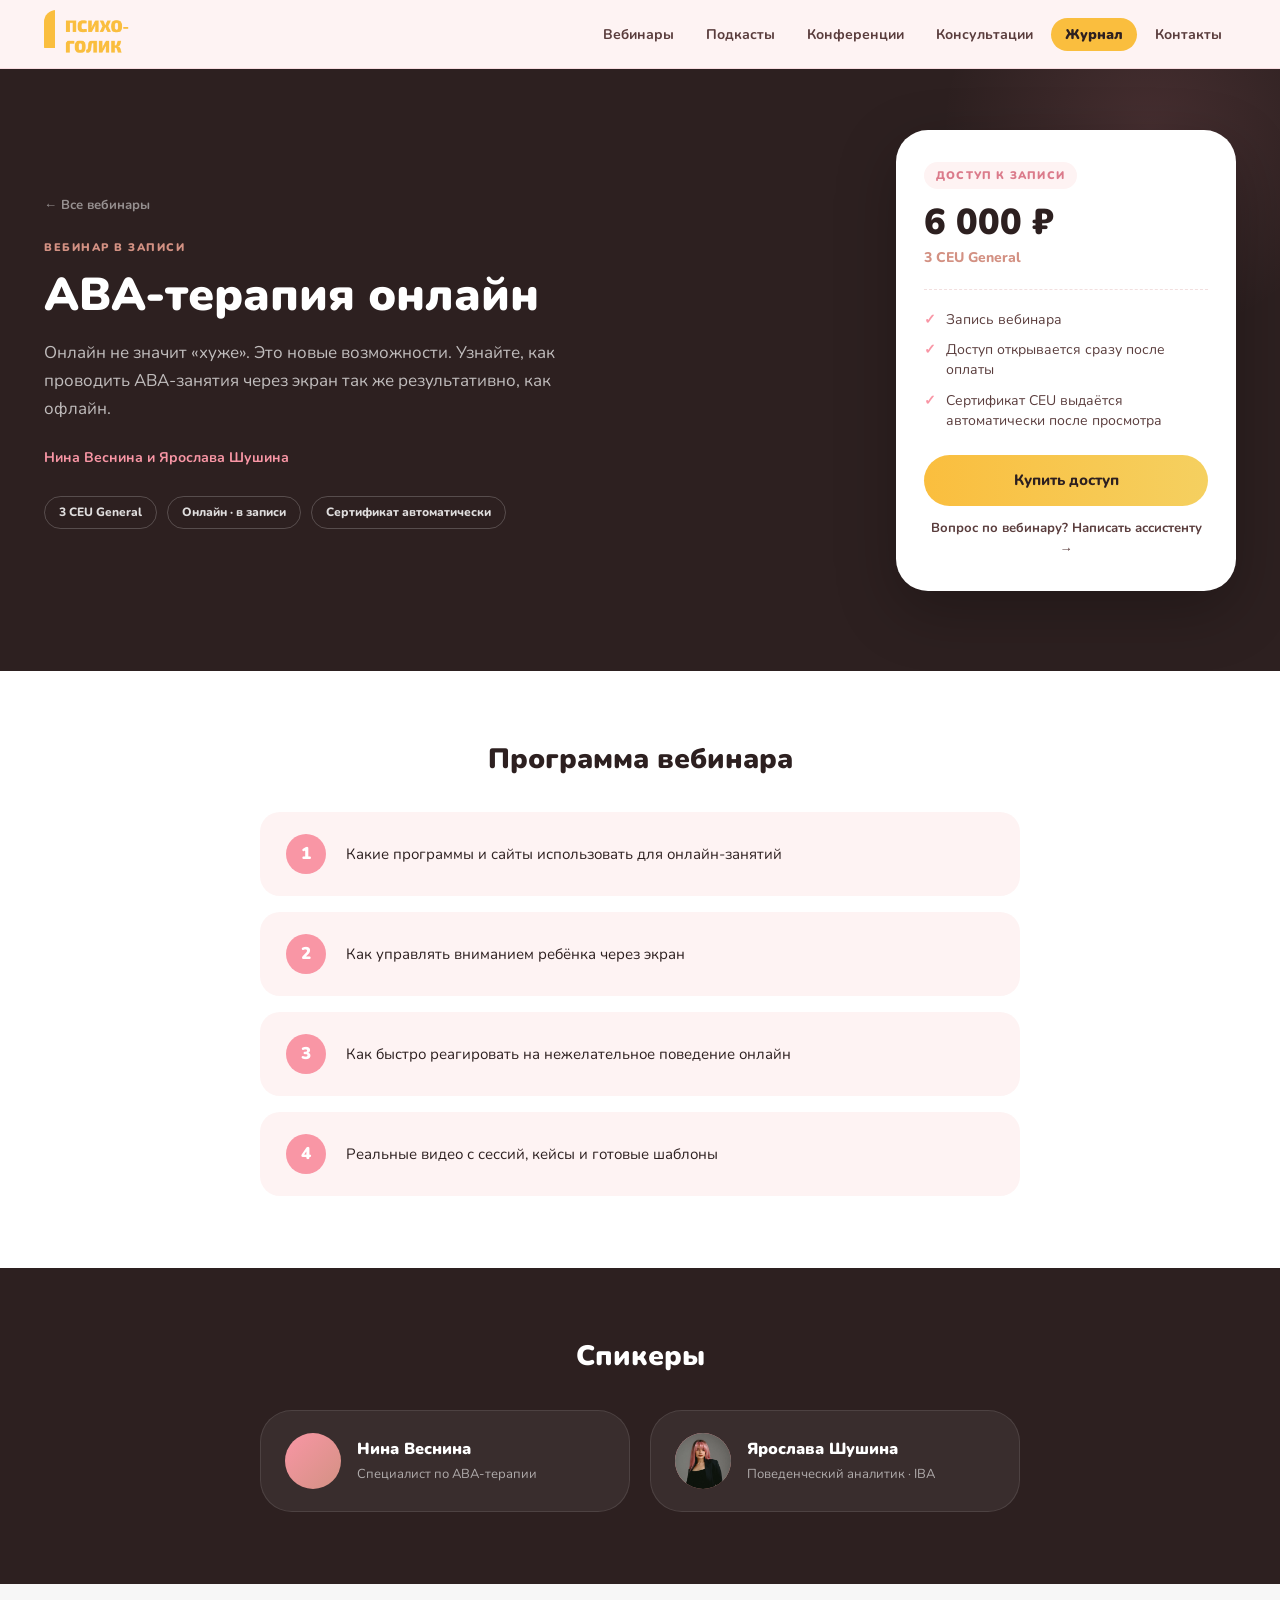
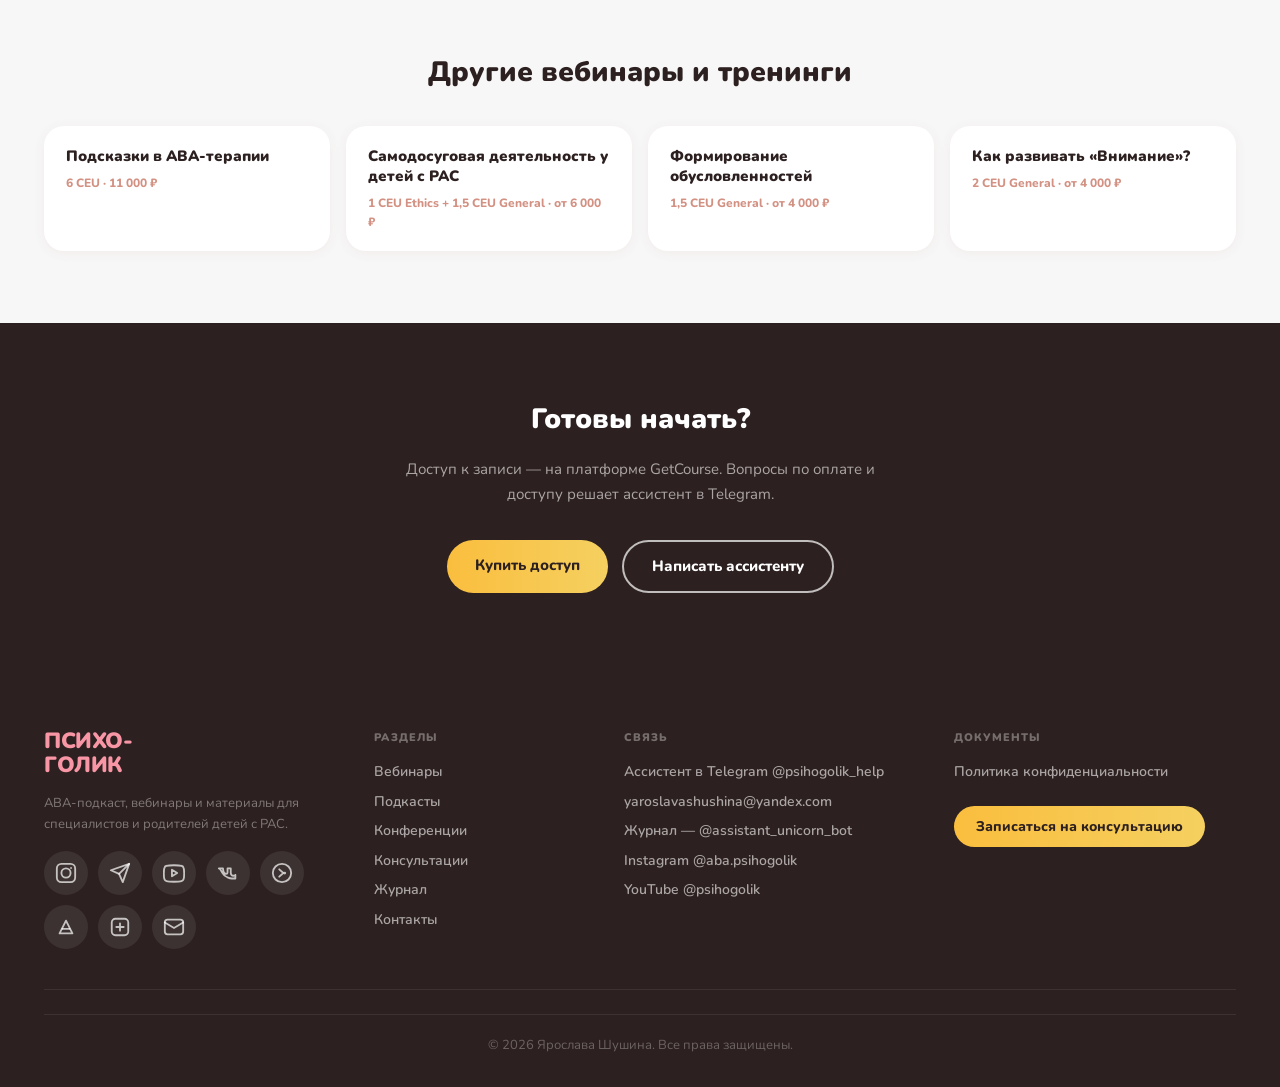
<file: webinar-online.html>
<!DOCTYPE html>
<html lang="ru">
<head>
    <meta charset="UTF-8">
    <meta name="viewport" content="width=device-width, initial-scale=1.0">
    <title>АВА-терапия онлайн — вебинар | Психоголик</title>
    <meta name="description" content="Онлайн не значит «хуже». Это новые возможности. Узнайте, как проводить АВА-занятия через экран так же результативно, как офлайн. 3 CEU General.">
    <link rel="canonical" href="https://psihogolik.com/webinar-online.html">
    <meta property="og:type" content="website">
    <meta property="og:url" content="https://psihogolik.com/webinar-online.html">
    <meta property="og:title" content="АВА-терапия онлайн">
    <meta property="og:description" content="Онлайн не значит «хуже». Это новые возможности. Узнайте, как проводить АВА-занятия через экран так же результативно, как офлайн.">
    <meta property="og:image" content="https://psihogolik.com/photo/open_graph/open_graph.png">
    <meta property="og:locale" content="ru_RU">
    <meta name="twitter:card" content="summary_large_image">
    <meta name="twitter:title" content="АВА-терапия онлайн">
    <meta name="twitter:description" content="Онлайн не значит «хуже». Это новые возможности. Узнайте, как проводить АВА-занятия через экран так же результативно, как офлайн.">
    <meta name="twitter:image" content="https://psihogolik.com/photo/open_graph/open_graph.png">
    <link rel="preconnect" href="https://fonts.googleapis.com">
    <link rel="preconnect" href="https://fonts.gstatic.com" crossorigin>
    <link href="https://fonts.googleapis.com/css2?family=Nunito:ital,wght@0,400;0,600;0,700;0,800;0,900;1,400;1,700&display=swap" rel="stylesheet">
    <link rel="icon" href="photo/logo.png" type="image/png">
    <link rel="stylesheet" href="style.css">
</head>
<body>

<header class="header" id="header">
    <div class="container">
        <nav class="nav">
            <a href="index.html" class="logo">
                <img src="photo/logo.png" alt="Психоголик" class="logo-img">
            </a>
            <ul class="nav-links" id="nav-links">
                <li><a href="index.html#webinars">Вебинары</a></li>
                <li><a href="index.html#podcasts">Подкасты</a></li>
                <li><a href="index.html#performances">Конференции</a></li>
                <li><a href="index.html#consultations">Консультации</a></li>
                <li><a href="journal.html" class="nav-ceu">Журнал</a></li>
                <li><a href="index.html#contacts">Контакты</a></li>
            </ul>
            <button class="burger" id="burger" aria-label="Меню">
                <span></span><span></span><span></span>
            </button>
        </nav>
    </div>
</header>

<!-- HERO -->
<section class="wp-hero">
    <div class="container">
        <div class="wp-hero-inner">
            <div>
                <a href="index.html#webinars" class="wp-back">← Все вебинары</a>
                <span class="wp-label">Вебинар в записи</span>
                <h1 class="wp-h1">АВА-терапия онлайн</h1>
                <p class="wp-lead">Онлайн не значит «хуже». Это новые возможности. Узнайте, как проводить АВА-занятия через экран так же результативно, как офлайн.</p>
                <p class="wp-authors">Нина Веснина и Ярослава Шушина</p>
                <div class="wp-chips">
                    <span class="wp-chip">3 CEU General</span>
                    <span class="wp-chip">Онлайн · в записи</span>
                    <span class="wp-chip">Сертификат автоматически</span>
                </div>
            </div>
            <div class="wp-ticket">
                <span class="wp-ticket-badge">Доступ к записи</span>
                <div class="wp-ticket-price">6 000 ₽</div>
                <div class="wp-ticket-ceu">3 CEU General</div>
                <ul class="wp-ticket-list">
                    <li>Запись вебинара</li>
                    <li>Доступ открывается сразу после оплаты</li>
                    <li>Сертификат CEU выдаётся автоматически после просмотра</li>
                </ul>
                <div class="wp-ticket-btns">
                    <a href="https://psihogolik.getcourse.ru/ABA_therapy_online" target="_blank" rel="noopener" class="btn-yellow">Купить доступ</a>
                    <a href="https://t.me/psihogolik_help" target="_blank" rel="noopener" class="wp-ticket-help">Вопрос по вебинару? Написать ассистенту →</a>
                </div>
            </div>
        </div>
    </div>
</section>

<!-- PROGRAM -->
<section class="wp-section wp-section--light">
    <div class="container">
        <h2 class="wp-h2">Программа вебинара</h2>
        <div class="wp-program">
            <div class="wp-program-item">
                <span class="wp-program-num">1</span>
                <p>Какие программы и сайты использовать для онлайн-занятий</p>
            </div>
            <div class="wp-program-item">
                <span class="wp-program-num">2</span>
                <p>Как управлять вниманием ребёнка через экран</p>
            </div>
            <div class="wp-program-item">
                <span class="wp-program-num">3</span>
                <p>Как быстро реагировать на нежелательное поведение онлайн</p>
            </div>
            <div class="wp-program-item">
                <span class="wp-program-num">4</span>
                <p>Реальные видео с сессий, кейсы и готовые шаблоны</p>
            </div>
        </div>
    </div>
</section>

<!-- SPEAKERS -->
<section class="wp-section wp-section--dark">
    <div class="container">
        <h2 class="wp-h2 wp-h2--light">Спикеры</h2>
        <div class="wp-speakers">
            <div class="wp-speaker">
                <div class="wp-speaker-avatar"></div>
                <div>
                    <div class="wp-speaker-name">Нина Веснина</div>
                    <div class="wp-speaker-role">Специалист по АВА-терапии</div>
                </div>
            </div>
            <div class="wp-speaker">
                <div class="wp-speaker-avatar"><img src="photo/web/consult-portrait.webp" alt="Ярослава Шушина" loading="lazy"></div>
                <div>
                    <div class="wp-speaker-name">Ярослава Шушина</div>
                    <div class="wp-speaker-role">Поведенческий аналитик · IBA</div>
                </div>
            </div>
        </div>
    </div>
</section>

<!-- OTHER WEBINARS -->
<section class="wp-section wp-section--gray">
    <div class="container">
        <h2 class="wp-h2">Другие вебинары и тренинги</h2>
        <div class="wp-others">
            <a href="webinar-podskazki.html" class="wp-other">
                <div class="wp-other-title">Подсказки в АВА-терапии</div>
                <div class="wp-other-meta">6 CEU · 11 000 ₽</div>
            </a>
            <a href="webinar-dosug.html" class="wp-other">
                <div class="wp-other-title">Самодосуговая деятельность у детей с РАС</div>
                <div class="wp-other-meta">1 CEU Ethics + 1,5 CEU General · от 6 000 ₽</div>
            </a>
            <a href="webinar-conditioning.html" class="wp-other">
                <div class="wp-other-title">Формирование обусловленностей</div>
                <div class="wp-other-meta">1,5 CEU General · от 4 000 ₽</div>
            </a>
            <a href="webinar-attention.html" class="wp-other">
                <div class="wp-other-title">Как развивать «Внимание»?</div>
                <div class="wp-other-meta">2 CEU General · от 4 000 ₽</div>
            </a>
        </div>
    </div>
</section>

<!-- CTA -->
<section class="wp-cta">
    <div class="container">
        <h2 class="wp-h2 wp-h2--light">Готовы начать?</h2>
        <p>Доступ к записи — на платформе GetCourse. Вопросы по оплате и доступу решает ассистент в Telegram.</p>
        <div class="wp-cta-btns">
            <a href="https://psihogolik.getcourse.ru/ABA_therapy_online" target="_blank" rel="noopener" class="btn-yellow">Купить доступ</a>
            <a href="https://t.me/psihogolik_help" target="_blank" rel="noopener" class="btn-outline-light">Написать ассистенту</a>
        </div>
    </div>
</section>

<footer class="footer">
    <div class="container">
        <div class="footer-grid">

            <!-- Col 1: Logo + tagline -->
            <div class="footer-col footer-col--brand">
                <a href="index.html" class="footer-logo-text">ПСИХО-<br>ГОЛИК</a>
                <p class="footer-tagline">АВА-подкаст, вебинары и материалы для специалистов и родителей детей с РАС.</p>
                <div class="footer-social">
                    <a href="https://www.instagram.com/aba.psihogolik/" target="_blank" rel="noopener" aria-label="Instagram" class="footer-social-link">
                        <svg width="22" height="22" viewBox="0 0 24 24" fill="none" xmlns="http://www.w3.org/2000/svg"><rect x="2" y="2" width="20" height="20" rx="5" stroke="currentColor" stroke-width="2"/><circle cx="12" cy="12" r="5" stroke="currentColor" stroke-width="2"/><circle cx="17.5" cy="6.5" r="1" fill="currentColor"/></svg>
                    </a>
                    <a href="https://t.me/psihogolik_help" target="_blank" rel="noopener" aria-label="Telegram" class="footer-social-link">
                        <svg width="22" height="22" viewBox="0 0 24 24" fill="none" xmlns="http://www.w3.org/2000/svg"><path d="M22 2L11 13" stroke="currentColor" stroke-width="2" stroke-linecap="round" stroke-linejoin="round"/><path d="M22 2L15 22L11 13L2 9L22 2Z" stroke="currentColor" stroke-width="2" stroke-linecap="round" stroke-linejoin="round"/></svg>
                    </a>
                    <a href="https://www.youtube.com/@psihogolik" target="_blank" rel="noopener" aria-label="YouTube" class="footer-social-link">
                        <svg width="22" height="22" viewBox="0 0 24 24" fill="none" xmlns="http://www.w3.org/2000/svg"><path d="M22.5 6.5C22.2 5.3 21.3 4.4 20.1 4.1C18.1 3.5 12 3.5 12 3.5C12 3.5 5.9 3.5 3.9 4.1C2.7 4.4 1.8 5.3 1.5 6.5C0.9 8.5 0.9 12.5 0.9 12.5C0.9 12.5 0.9 16.5 1.5 18.5C1.8 19.7 2.7 20.6 3.9 20.9C5.9 21.5 12 21.5 12 21.5C12 21.5 18.1 21.5 20.1 20.9C21.3 20.6 22.2 19.7 22.5 18.5C23.1 16.5 23.1 12.5 23.1 12.5C23.1 12.5 23.1 8.5 22.5 6.5Z" stroke="currentColor" stroke-width="2"/><path d="M9.75 15.5L15.5 12L9.75 8.5V15.5Z" stroke="currentColor" stroke-width="2" stroke-linejoin="round"/></svg>
                    </a>
                    <a href="https://vk.com/psihogol" target="_blank" rel="noopener" aria-label="ВКонтакте" class="footer-social-link">
                        <svg width="22" height="22" viewBox="0 0 24 24" fill="none" xmlns="http://www.w3.org/2000/svg"><path d="M2 7H6.5C6.5 7 6.8 13 10 13C11 13 11.5 12.3 11.5 11.5V7H15V12C15 12 15.2 15 18 15C19.5 15 20 14 20 14V18H16C16 18 9 17.5 6 12C3.3 7.3 2 7 2 7Z" stroke="currentColor" stroke-width="2" stroke-linejoin="round"/></svg>
                    </a>
                    <a href="https://music.yandex.ru/album/24835858" target="_blank" rel="noopener" aria-label="Яндекс Музыка" class="footer-social-link">
                        <svg width="22" height="22" viewBox="0 0 24 24" fill="none" xmlns="http://www.w3.org/2000/svg"><circle cx="12" cy="12" r="10" stroke="currentColor" stroke-width="2"/><path d="M9 8L13.5 12L9 16" stroke="currentColor" stroke-width="2" stroke-linecap="round" stroke-linejoin="round"/><circle cx="15" cy="12" r="1.5" fill="currentColor"/></svg>
                    </a>
                    <a href="https://boosty.to/psihogolik" target="_blank" rel="noopener" aria-label="Boosty" class="footer-social-link footer-social-link--boosty">
                        <svg width="22" height="22" viewBox="0 0 24 24" fill="none" xmlns="http://www.w3.org/2000/svg"><path d="M5 19L12 5L19 19H5Z" stroke="currentColor" stroke-width="2" stroke-linejoin="round"/><path d="M8 14H16" stroke="currentColor" stroke-width="2" stroke-linecap="round"/></svg>
                    </a>
                    <a href="https://psihogolik.getcourse.ru/BloknotPsihogolika" target="_blank" rel="noopener" aria-label="GetCourse" class="footer-social-link footer-social-link--gc">
                        <svg width="22" height="22" viewBox="0 0 24 24" fill="none" xmlns="http://www.w3.org/2000/svg"><rect x="3" y="3" width="18" height="18" rx="4" stroke="currentColor" stroke-width="2"/><path d="M8 12H16M12 8V16" stroke="currentColor" stroke-width="2" stroke-linecap="round"/></svg>
                    </a>
                    <a href="mailto:yaroslavashushina@yandex.com" aria-label="Email" class="footer-social-link">
                        <svg width="22" height="22" viewBox="0 0 24 24" fill="none" xmlns="http://www.w3.org/2000/svg"><rect x="2" y="4" width="20" height="16" rx="3" stroke="currentColor" stroke-width="2"/><path d="M2 7L12 13L22 7" stroke="currentColor" stroke-width="2" stroke-linecap="round"/></svg>
                    </a>
                </div>
            </div>

            <!-- Col 2: Navigation -->
            <div class="footer-col">
                <div class="footer-col-title">Разделы</div>
                <nav class="footer-col-nav">
                    <a href="index.html#webinars">Вебинары</a>
                    <a href="index.html#podcasts">Подкасты</a>
                    <a href="index.html#performances">Конференции</a>
                    <a href="index.html#consultations">Консультации</a>
                    <a href="journal.html">Журнал</a>
                    <a href="index.html#contacts">Контакты</a>
                </nav>
            </div>

            <!-- Col 3: Contacts -->
            <div class="footer-col">
                <div class="footer-col-title">Связь</div>
                <nav class="footer-col-nav">
                    <a href="https://t.me/psihogolik_help" target="_blank" rel="noopener">Ассистент в Telegram @psihogolik_help</a>
                    <a href="mailto:yaroslavashushina@yandex.com">yaroslavashushina@yandex.com</a>
                    <a href="https://t.me/assistant_unicorn_bot" target="_blank" rel="noopener">Журнал — @assistant_unicorn_bot</a>
                    <a href="https://www.instagram.com/aba.psihogolik/" target="_blank" rel="noopener">Instagram @aba.psihogolik</a>
                    <a href="https://www.youtube.com/@psihogolik" target="_blank" rel="noopener">YouTube @psihogolik</a>
                </nav>
            </div>

            <!-- Col 4: Documents -->
            <div class="footer-col">
                <div class="footer-col-title">Документы</div>
                <nav class="footer-col-nav">
                    <a href="privacy.html">Политика конфиденциальности</a>
                </nav>
                <div class="footer-cta-col">
                    <a href="https://t.me/psihogolik_help" target="_blank" rel="noopener" class="btn-yellow small">Записаться на консультацию</a>
                </div>
            </div>

        </div><!-- /footer-grid -->

        <div class="footer-bottom">
            <span>© 2026 Ярослава Шушина. Все права защищены.</span>
        </div>
    </div>
</footer>

<button class="back-to-top" id="backToTop" aria-label="Наверх">↑</button>

<script src="script.js"></script>
</body>
</html>
</file>
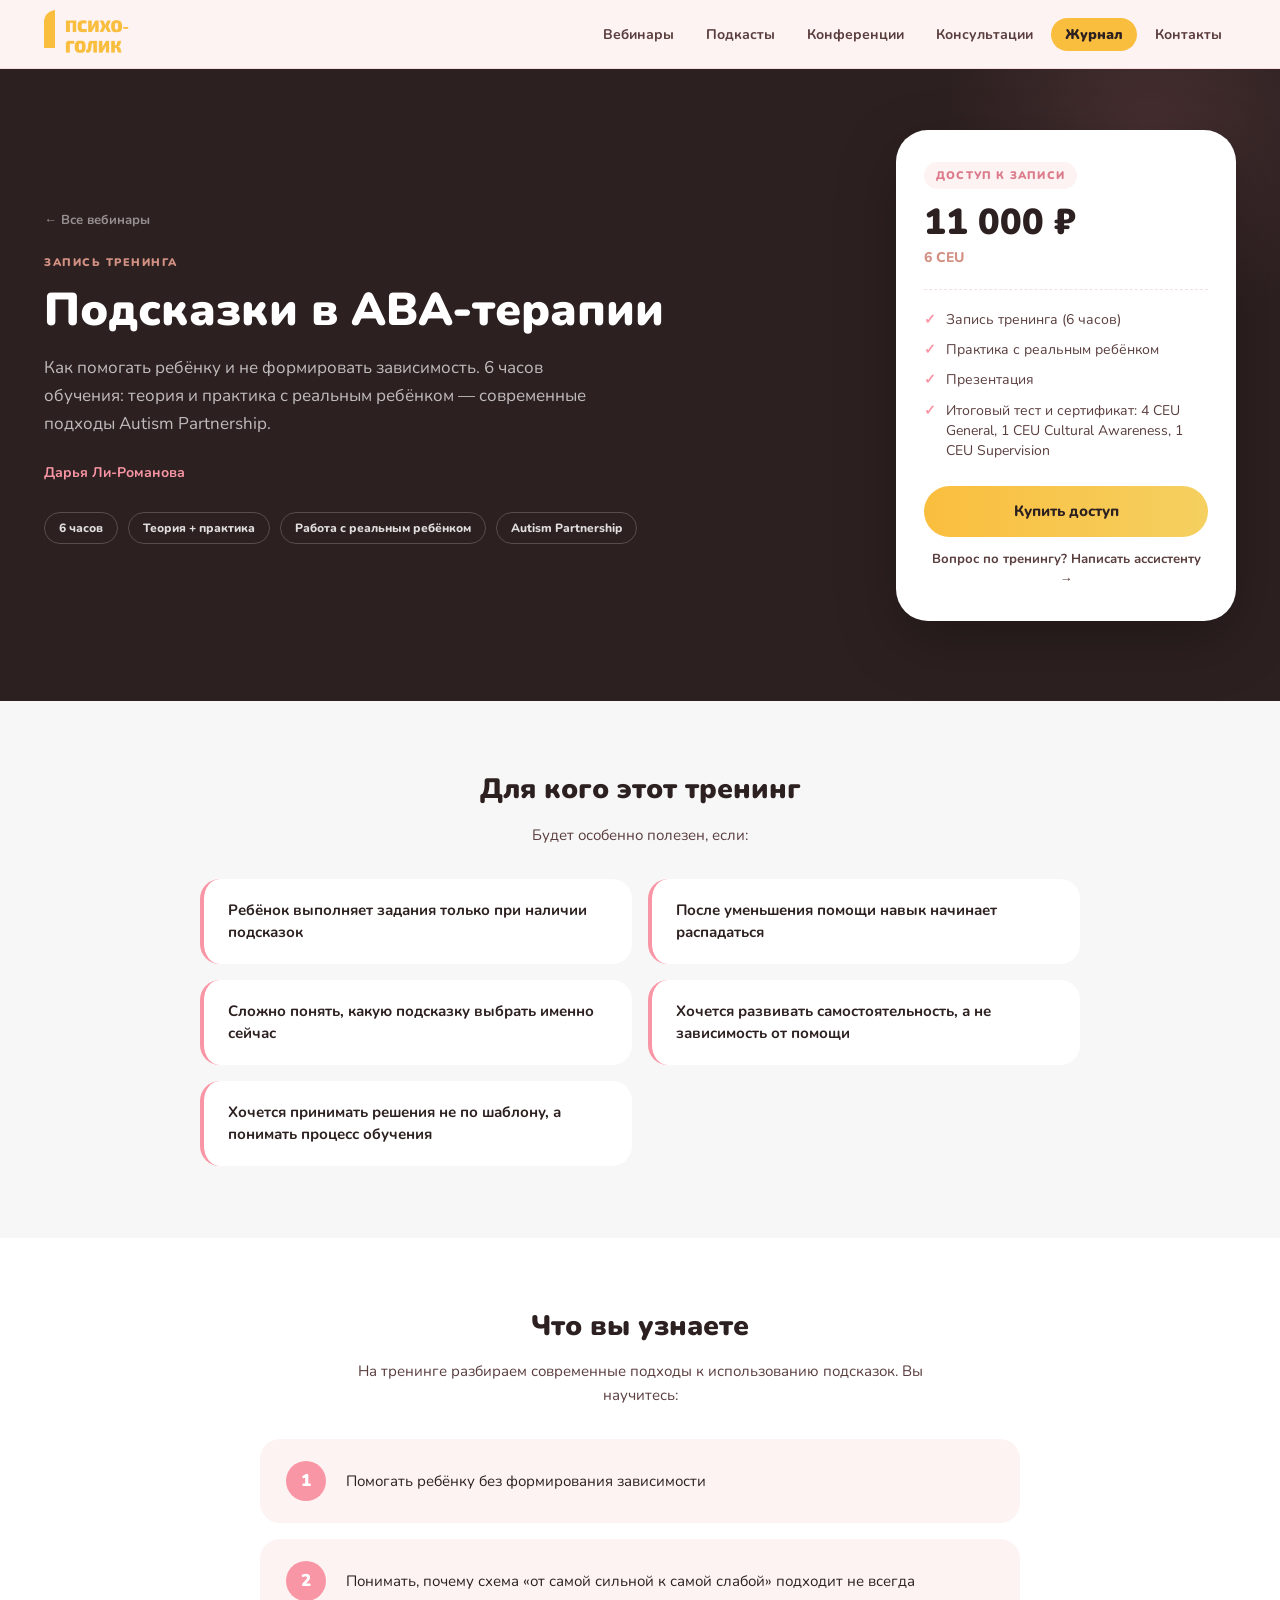
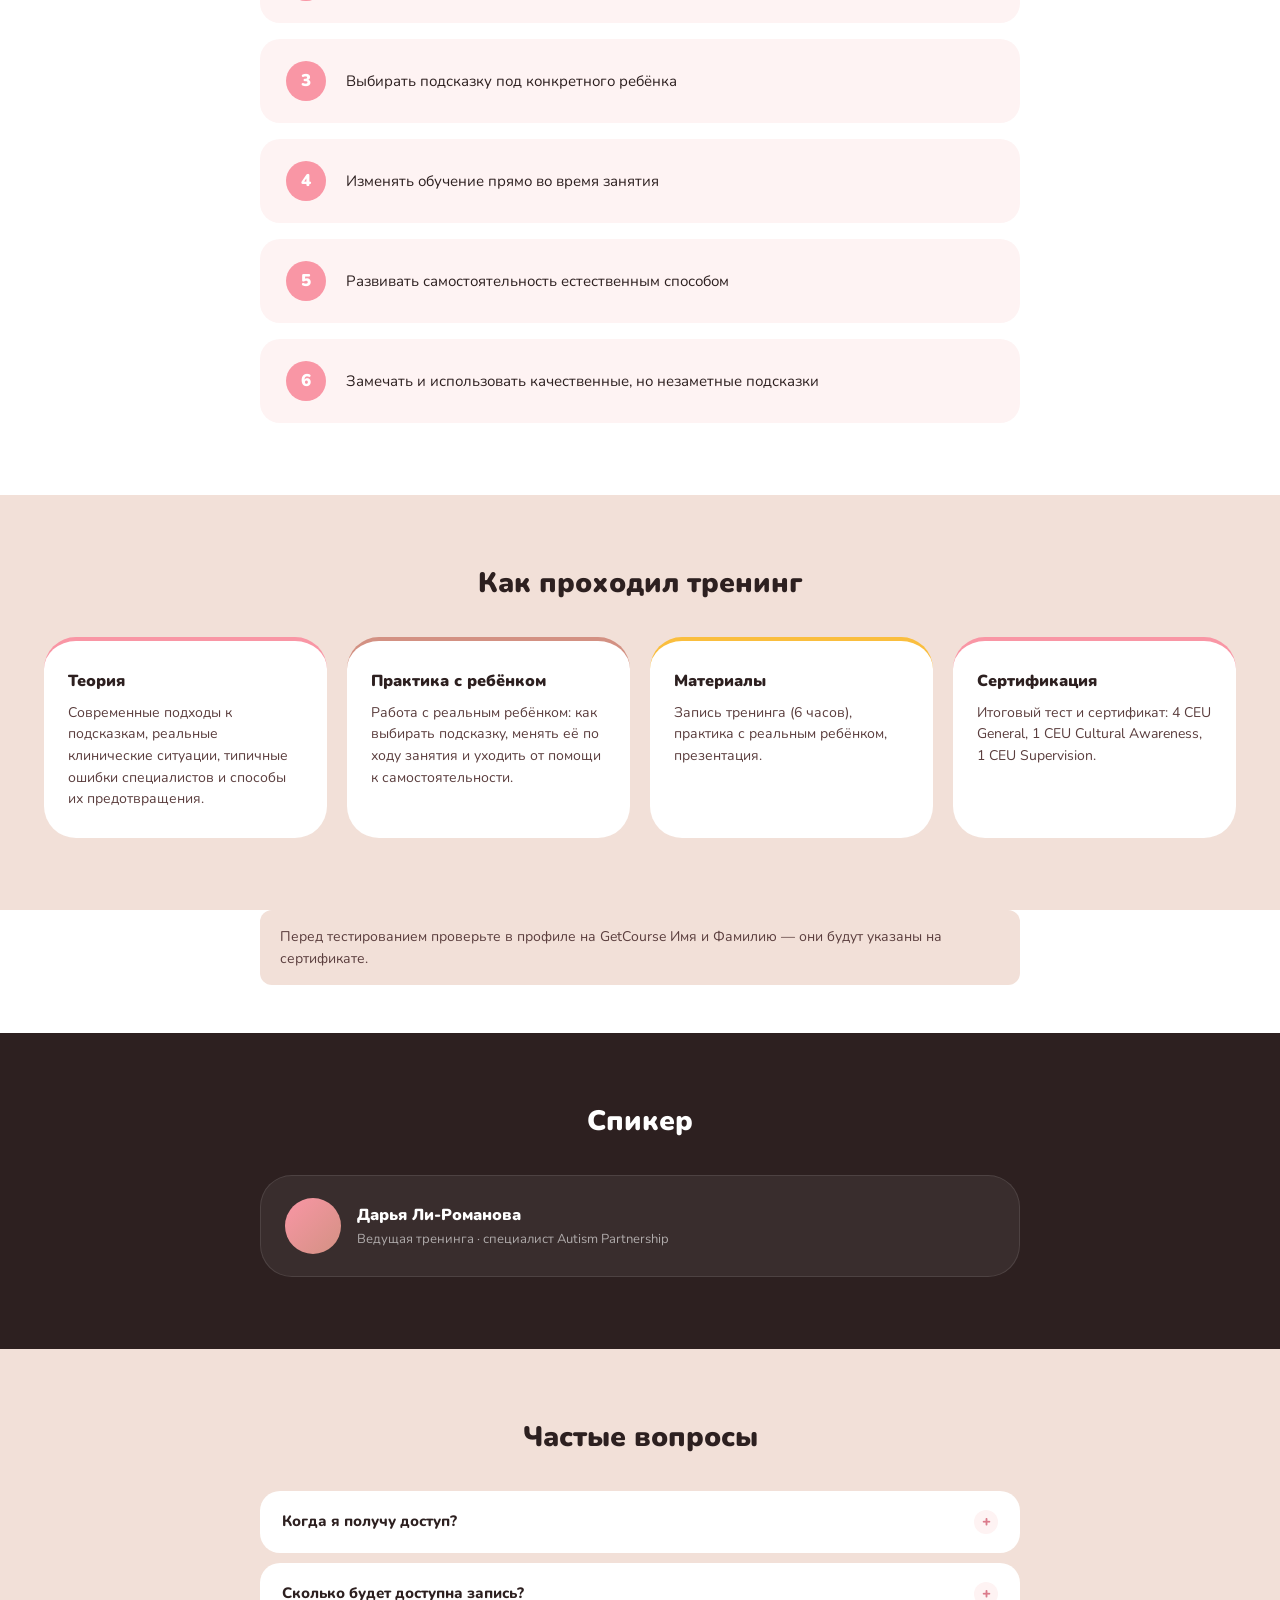
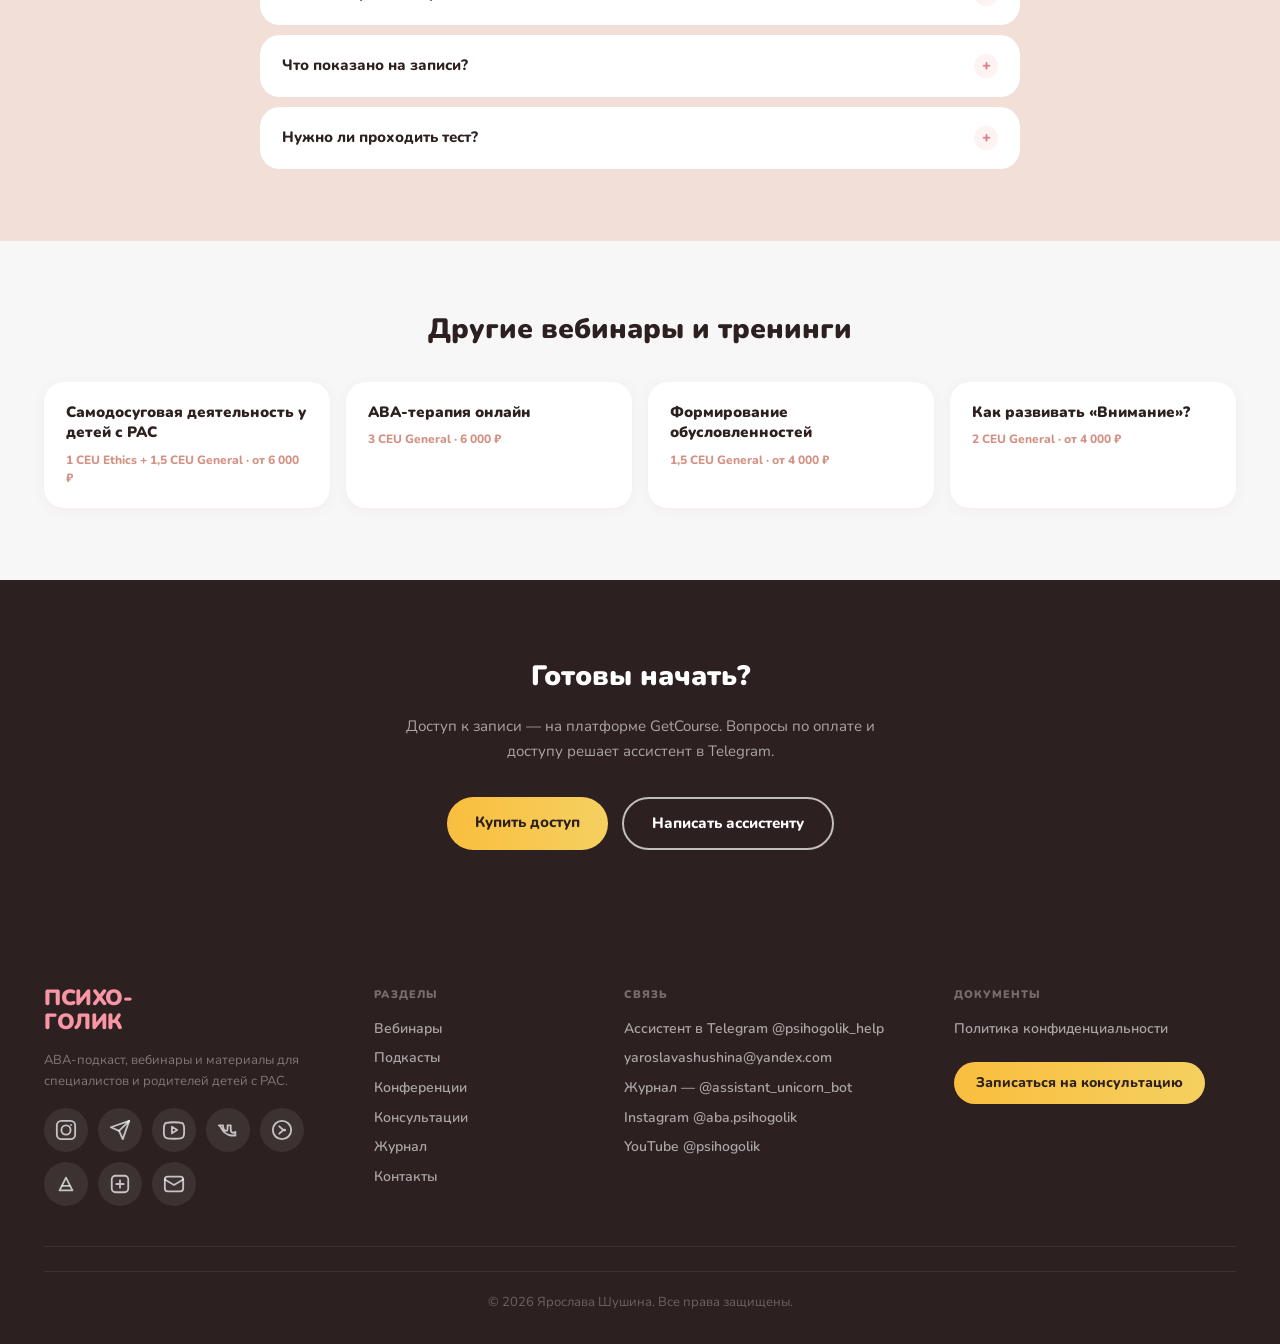
<file: webinar-podskazki.html>
<!DOCTYPE html>
<html lang="ru">
<head>
    <meta charset="UTF-8">
    <meta name="viewport" content="width=device-width, initial-scale=1.0">
    <title>Подсказки в АВА-терапии — тренинг | Психоголик</title>
    <meta name="description" content="Как помогать ребёнку и не формировать зависимость. 6 часов обучения: теория и практика с реальным ребёнком — современные подходы Autism Partnership. 6 CEU.">
    <link rel="canonical" href="https://psihogolik.com/webinar-podskazki.html">
    <meta property="og:type" content="website">
    <meta property="og:url" content="https://psihogolik.com/webinar-podskazki.html">
    <meta property="og:title" content="Подсказки в АВА-терапии">
    <meta property="og:description" content="Как помогать ребёнку и не формировать зависимость. 6 часов обучения: теория и практика с реальным ребёнком — современные подходы Autism Partnership.">
    <meta property="og:image" content="https://psihogolik.com/photo/open_graph/open_graph.png">
    <meta property="og:locale" content="ru_RU">
    <meta name="twitter:card" content="summary_large_image">
    <meta name="twitter:title" content="Подсказки в АВА-терапии">
    <meta name="twitter:description" content="Как помогать ребёнку и не формировать зависимость. 6 часов обучения: теория и практика с реальным ребёнком — современные подходы Autism Partnership.">
    <meta name="twitter:image" content="https://psihogolik.com/photo/open_graph/open_graph.png">
    <link rel="preconnect" href="https://fonts.googleapis.com">
    <link rel="preconnect" href="https://fonts.gstatic.com" crossorigin>
    <link href="https://fonts.googleapis.com/css2?family=Nunito:ital,wght@0,400;0,600;0,700;0,800;0,900;1,400;1,700&display=swap" rel="stylesheet">
    <link rel="icon" href="photo/logo.png" type="image/png">
    <link rel="stylesheet" href="style.css">
</head>
<body>

<header class="header" id="header">
    <div class="container">
        <nav class="nav">
            <a href="index.html" class="logo">
                <img src="photo/logo.png" alt="Психоголик" class="logo-img">
            </a>
            <ul class="nav-links" id="nav-links">
                <li><a href="index.html#webinars">Вебинары</a></li>
                <li><a href="index.html#podcasts">Подкасты</a></li>
                <li><a href="index.html#performances">Конференции</a></li>
                <li><a href="index.html#consultations">Консультации</a></li>
                <li><a href="journal.html" class="nav-ceu">Журнал</a></li>
                <li><a href="index.html#contacts">Контакты</a></li>
            </ul>
            <button class="burger" id="burger" aria-label="Меню">
                <span></span><span></span><span></span>
            </button>
        </nav>
    </div>
</header>

<!-- HERO -->
<section class="wp-hero">
    <div class="container">
        <div class="wp-hero-inner">
            <div>
                <a href="index.html#webinars" class="wp-back">← Все вебинары</a>
                <span class="wp-label">Запись тренинга</span>
                <h1 class="wp-h1">Подсказки в АВА-терапии</h1>
                <p class="wp-lead">Как помогать ребёнку и не формировать зависимость. 6 часов обучения: теория и практика с реальным ребёнком — современные подходы Autism Partnership.</p>
                <p class="wp-authors">Дарья Ли-Романова</p>
                <div class="wp-chips">
                    <span class="wp-chip">6 часов</span>
                    <span class="wp-chip">Теория + практика</span>
                    <span class="wp-chip">Работа с реальным ребёнком</span>
                    <span class="wp-chip">Autism Partnership</span>
                </div>
            </div>
            <div class="wp-ticket">
                <span class="wp-ticket-badge">Доступ к записи</span>
                <div class="wp-ticket-price">11 000 ₽</div>
                <div class="wp-ticket-ceu">6 CEU</div>
                <ul class="wp-ticket-list">
                    <li>Запись тренинга (6 часов)</li>
                    <li>Практика с реальным ребёнком</li>
                    <li>Презентация</li>
                    <li>Итоговый тест и сертификат: 4 CEU General, 1 CEU Cultural Awareness, 1 CEU Supervision</li>
                </ul>
                <div class="wp-ticket-btns">
                    <a href="https://psihogolik.getcourse.ru/tips" target="_blank" rel="noopener" class="btn-yellow">Купить доступ</a>
                    <a href="https://t.me/psihogolik_help" target="_blank" rel="noopener" class="wp-ticket-help">Вопрос по тренингу? Написать ассистенту →</a>
                </div>
            </div>
        </div>
    </div>
</section>

<!-- PAINS -->
<section class="wp-section wp-section--gray">
    <div class="container">
        <h2 class="wp-h2">Для кого этот тренинг</h2>
        <p class="wp-sublead">Будет особенно полезен, если:</p>
        <div class="wp-pains">
            <div class="wp-pain">Ребёнок выполняет задания только при наличии подсказок</div>
            <div class="wp-pain">После уменьшения помощи навык начинает распадаться</div>
            <div class="wp-pain">Сложно понять, какую подсказку выбрать именно сейчас</div>
            <div class="wp-pain">Хочется развивать самостоятельность, а не зависимость от помощи</div>
            <div class="wp-pain">Хочется принимать решения не по шаблону, а понимать процесс обучения</div>
        </div>
    </div>
</section>

<!-- PROGRAM -->
<section class="wp-section wp-section--light">
    <div class="container">
        <h2 class="wp-h2">Что вы узнаете</h2>
        <p class="wp-sublead">На тренинге разбираем современные подходы к использованию подсказок. Вы научитесь:</p>
        <div class="wp-program">
            <div class="wp-program-item">
                <span class="wp-program-num">1</span>
                <p>Помогать ребёнку без формирования зависимости</p>
            </div>
            <div class="wp-program-item">
                <span class="wp-program-num">2</span>
                <p>Понимать, почему схема «от самой сильной к самой слабой» подходит не всегда</p>
            </div>
            <div class="wp-program-item">
                <span class="wp-program-num">3</span>
                <p>Выбирать подсказку под конкретного ребёнка</p>
            </div>
            <div class="wp-program-item">
                <span class="wp-program-num">4</span>
                <p>Изменять обучение прямо во время занятия</p>
            </div>
            <div class="wp-program-item">
                <span class="wp-program-num">5</span>
                <p>Развивать самостоятельность естественным способом</p>
            </div>
            <div class="wp-program-item">
                <span class="wp-program-num">6</span>
                <p>Замечать и использовать качественные, но незаметные подсказки</p>
            </div>
        </div>
    </div>
</section>

<!-- INCLUDED -->
<section class="wp-section wp-section--beige">
    <div class="container">
        <h2 class="wp-h2">Как проходил тренинг</h2>
        <div class="wp-included">
            <div class="wp-included-card">
                <h3>Теория</h3>
                <p>Современные подходы к подсказкам, реальные клинические ситуации, типичные ошибки специалистов и способы их предотвращения.</p>
            </div>
            <div class="wp-included-card">
                <h3>Практика с ребёнком</h3>
                <p>Работа с реальным ребёнком: как выбирать подсказку, менять её по ходу занятия и уходить от помощи к самостоятельности.</p>
            </div>
            <div class="wp-included-card">
                <h3>Материалы</h3>
                <p>Запись тренинга (6 часов), практика с реальным ребёнком, презентация.</p>
            </div>
            <div class="wp-included-card">
                <h3>Сертификация</h3>
                <p>Итоговый тест и сертификат: 4 CEU General, 1 CEU Cultural Awareness, 1 CEU Supervision.</p>
            </div>
        </div>
    </div>
</section>

<section class="wp-section wp-section--light wp-section--tight">
    <div class="container">
        <div class="wp-note">Перед тестированием проверьте в профиле на GetCourse Имя и Фамилию — они будут указаны на сертификате.</div>
    </div>
</section>

<!-- SPEAKERS -->
<section class="wp-section wp-section--dark">
    <div class="container">
        <h2 class="wp-h2 wp-h2--light">Спикер</h2>
        <div class="wp-speakers">
            <div class="wp-speaker">
                <div class="wp-speaker-avatar"></div>
                <div>
                    <div class="wp-speaker-name">Дарья Ли-Романова</div>
                    <div class="wp-speaker-role">Ведущая тренинга · специалист Autism Partnership</div>
                </div>
            </div>
        </div>
    </div>
</section>

<!-- FAQ -->
<section class="wp-section wp-section--beige">
    <div class="container">
        <h2 class="wp-h2">Частые вопросы</h2>
        <div class="wp-faq">
            <details class="wp-faq-item">
                <summary>Когда я получу доступ?</summary>
                <p>После оплаты запись тренинга, презентация и тест будут доступны в личном кабинете.</p>
            </details>
            <details class="wp-faq-item">
                <summary>Сколько будет доступна запись?</summary>
                <p>Не менее 2 месяцев.</p>
            </details>
            <details class="wp-faq-item">
                <summary>Что показано на записи?</summary>
                <p>6 часов обучения: теоретическая часть и практика, включая работу с реальным ребёнком.</p>
            </details>
            <details class="wp-faq-item">
                <summary>Нужно ли проходить тест?</summary>
                <p>Да. Для получения сертификата и CEU необходимо успешно пройти итоговое тестирование.</p>
            </details>
        </div>
    </div>
</section>

<!-- OTHER WEBINARS -->
<section class="wp-section wp-section--gray">
    <div class="container">
        <h2 class="wp-h2">Другие вебинары и тренинги</h2>
        <div class="wp-others">
            <a href="webinar-dosug.html" class="wp-other">
                <div class="wp-other-title">Самодосуговая деятельность у детей с РАС</div>
                <div class="wp-other-meta">1 CEU Ethics + 1,5 CEU General · от 6 000 ₽</div>
            </a>
            <a href="webinar-online.html" class="wp-other">
                <div class="wp-other-title">АВА-терапия онлайн</div>
                <div class="wp-other-meta">3 CEU General · 6 000 ₽</div>
            </a>
            <a href="webinar-conditioning.html" class="wp-other">
                <div class="wp-other-title">Формирование обусловленностей</div>
                <div class="wp-other-meta">1,5 CEU General · от 4 000 ₽</div>
            </a>
            <a href="webinar-attention.html" class="wp-other">
                <div class="wp-other-title">Как развивать «Внимание»?</div>
                <div class="wp-other-meta">2 CEU General · от 4 000 ₽</div>
            </a>
        </div>
    </div>
</section>

<!-- CTA -->
<section class="wp-cta">
    <div class="container">
        <h2 class="wp-h2 wp-h2--light">Готовы начать?</h2>
        <p>Доступ к записи — на платформе GetCourse. Вопросы по оплате и доступу решает ассистент в Telegram.</p>
        <div class="wp-cta-btns">
            <a href="https://psihogolik.getcourse.ru/tips" target="_blank" rel="noopener" class="btn-yellow">Купить доступ</a>
            <a href="https://t.me/psihogolik_help" target="_blank" rel="noopener" class="btn-outline-light">Написать ассистенту</a>
        </div>
    </div>
</section>

<footer class="footer">
    <div class="container">
        <div class="footer-grid">

            <!-- Col 1: Logo + tagline -->
            <div class="footer-col footer-col--brand">
                <a href="index.html" class="footer-logo-text">ПСИХО-<br>ГОЛИК</a>
                <p class="footer-tagline">АВА-подкаст, вебинары и материалы для специалистов и родителей детей с РАС.</p>
                <div class="footer-social">
                    <a href="https://www.instagram.com/aba.psihogolik/" target="_blank" rel="noopener" aria-label="Instagram" class="footer-social-link">
                        <svg width="22" height="22" viewBox="0 0 24 24" fill="none" xmlns="http://www.w3.org/2000/svg"><rect x="2" y="2" width="20" height="20" rx="5" stroke="currentColor" stroke-width="2"/><circle cx="12" cy="12" r="5" stroke="currentColor" stroke-width="2"/><circle cx="17.5" cy="6.5" r="1" fill="currentColor"/></svg>
                    </a>
                    <a href="https://t.me/psihogolik_help" target="_blank" rel="noopener" aria-label="Telegram" class="footer-social-link">
                        <svg width="22" height="22" viewBox="0 0 24 24" fill="none" xmlns="http://www.w3.org/2000/svg"><path d="M22 2L11 13" stroke="currentColor" stroke-width="2" stroke-linecap="round" stroke-linejoin="round"/><path d="M22 2L15 22L11 13L2 9L22 2Z" stroke="currentColor" stroke-width="2" stroke-linecap="round" stroke-linejoin="round"/></svg>
                    </a>
                    <a href="https://www.youtube.com/@psihogolik" target="_blank" rel="noopener" aria-label="YouTube" class="footer-social-link">
                        <svg width="22" height="22" viewBox="0 0 24 24" fill="none" xmlns="http://www.w3.org/2000/svg"><path d="M22.5 6.5C22.2 5.3 21.3 4.4 20.1 4.1C18.1 3.5 12 3.5 12 3.5C12 3.5 5.9 3.5 3.9 4.1C2.7 4.4 1.8 5.3 1.5 6.5C0.9 8.5 0.9 12.5 0.9 12.5C0.9 12.5 0.9 16.5 1.5 18.5C1.8 19.7 2.7 20.6 3.9 20.9C5.9 21.5 12 21.5 12 21.5C12 21.5 18.1 21.5 20.1 20.9C21.3 20.6 22.2 19.7 22.5 18.5C23.1 16.5 23.1 12.5 23.1 12.5C23.1 12.5 23.1 8.5 22.5 6.5Z" stroke="currentColor" stroke-width="2"/><path d="M9.75 15.5L15.5 12L9.75 8.5V15.5Z" stroke="currentColor" stroke-width="2" stroke-linejoin="round"/></svg>
                    </a>
                    <a href="https://vk.com/psihogol" target="_blank" rel="noopener" aria-label="ВКонтакте" class="footer-social-link">
                        <svg width="22" height="22" viewBox="0 0 24 24" fill="none" xmlns="http://www.w3.org/2000/svg"><path d="M2 7H6.5C6.5 7 6.8 13 10 13C11 13 11.5 12.3 11.5 11.5V7H15V12C15 12 15.2 15 18 15C19.5 15 20 14 20 14V18H16C16 18 9 17.5 6 12C3.3 7.3 2 7 2 7Z" stroke="currentColor" stroke-width="2" stroke-linejoin="round"/></svg>
                    </a>
                    <a href="https://music.yandex.ru/album/24835858" target="_blank" rel="noopener" aria-label="Яндекс Музыка" class="footer-social-link">
                        <svg width="22" height="22" viewBox="0 0 24 24" fill="none" xmlns="http://www.w3.org/2000/svg"><circle cx="12" cy="12" r="10" stroke="currentColor" stroke-width="2"/><path d="M9 8L13.5 12L9 16" stroke="currentColor" stroke-width="2" stroke-linecap="round" stroke-linejoin="round"/><circle cx="15" cy="12" r="1.5" fill="currentColor"/></svg>
                    </a>
                    <a href="https://boosty.to/psihogolik" target="_blank" rel="noopener" aria-label="Boosty" class="footer-social-link footer-social-link--boosty">
                        <svg width="22" height="22" viewBox="0 0 24 24" fill="none" xmlns="http://www.w3.org/2000/svg"><path d="M5 19L12 5L19 19H5Z" stroke="currentColor" stroke-width="2" stroke-linejoin="round"/><path d="M8 14H16" stroke="currentColor" stroke-width="2" stroke-linecap="round"/></svg>
                    </a>
                    <a href="https://psihogolik.getcourse.ru/BloknotPsihogolika" target="_blank" rel="noopener" aria-label="GetCourse" class="footer-social-link footer-social-link--gc">
                        <svg width="22" height="22" viewBox="0 0 24 24" fill="none" xmlns="http://www.w3.org/2000/svg"><rect x="3" y="3" width="18" height="18" rx="4" stroke="currentColor" stroke-width="2"/><path d="M8 12H16M12 8V16" stroke="currentColor" stroke-width="2" stroke-linecap="round"/></svg>
                    </a>
                    <a href="mailto:yaroslavashushina@yandex.com" aria-label="Email" class="footer-social-link">
                        <svg width="22" height="22" viewBox="0 0 24 24" fill="none" xmlns="http://www.w3.org/2000/svg"><rect x="2" y="4" width="20" height="16" rx="3" stroke="currentColor" stroke-width="2"/><path d="M2 7L12 13L22 7" stroke="currentColor" stroke-width="2" stroke-linecap="round"/></svg>
                    </a>
                </div>
            </div>

            <!-- Col 2: Navigation -->
            <div class="footer-col">
                <div class="footer-col-title">Разделы</div>
                <nav class="footer-col-nav">
                    <a href="index.html#webinars">Вебинары</a>
                    <a href="index.html#podcasts">Подкасты</a>
                    <a href="index.html#performances">Конференции</a>
                    <a href="index.html#consultations">Консультации</a>
                    <a href="journal.html">Журнал</a>
                    <a href="index.html#contacts">Контакты</a>
                </nav>
            </div>

            <!-- Col 3: Contacts -->
            <div class="footer-col">
                <div class="footer-col-title">Связь</div>
                <nav class="footer-col-nav">
                    <a href="https://t.me/psihogolik_help" target="_blank" rel="noopener">Ассистент в Telegram @psihogolik_help</a>
                    <a href="mailto:yaroslavashushina@yandex.com">yaroslavashushina@yandex.com</a>
                    <a href="https://t.me/assistant_unicorn_bot" target="_blank" rel="noopener">Журнал — @assistant_unicorn_bot</a>
                    <a href="https://www.instagram.com/aba.psihogolik/" target="_blank" rel="noopener">Instagram @aba.psihogolik</a>
                    <a href="https://www.youtube.com/@psihogolik" target="_blank" rel="noopener">YouTube @psihogolik</a>
                </nav>
            </div>

            <!-- Col 4: Documents -->
            <div class="footer-col">
                <div class="footer-col-title">Документы</div>
                <nav class="footer-col-nav">
                    <a href="privacy.html">Политика конфиденциальности</a>
                </nav>
                <div class="footer-cta-col">
                    <a href="https://t.me/psihogolik_help" target="_blank" rel="noopener" class="btn-yellow small">Записаться на консультацию</a>
                </div>
            </div>

        </div><!-- /footer-grid -->

        <div class="footer-bottom">
            <span>© 2026 Ярослава Шушина. Все права защищены.</span>
        </div>
    </div>
</footer>

<button class="back-to-top" id="backToTop" aria-label="Наверх">↑</button>

<script src="script.js"></script>
</body>
</html>
</file>
<file: style.css>
/* ══════════════════════════════════════
   RESET & BASE
══════════════════════════════════════ */
*, *::before, *::after {
    box-sizing: border-box;
    margin: 0;
    padding: 0;
}

:root {
    --yellow:       #fabe3e;
    --light-pink:   #fef3f3;
    --medium-pink:  #f996a5;
    --dark-pink:    #db7b8b;
    --salmon:       #d39183;
    --light-gray:   #f7f7f7;
    --brown:        #c0836e;
    --beige:        #f2e0d8;
    --text-dark:    #2d2020;
    --text-mid:     #5a3d3d;
    --white:        #ffffff;
    --font:         'Nunito', sans-serif;
    --radius-sm:    12px;
    --radius-md:    20px;
    --radius-lg:    32px;
    --shadow:       0 4px 24px rgba(180, 80, 80, 0.12);
}

html { scroll-behavior: smooth; }

/* ══════════════════════════════════════
   KEYFRAMES
══════════════════════════════════════ */
@keyframes float {
    0%, 100% { transform: translateY(0px); }
    50%       { transform: translateY(-12px); }
}

@keyframes float-slow {
    0%, 100% { transform: translateY(0px) rotate(-1deg); }
    50%       { transform: translateY(-8px) rotate(1deg); }
}

@keyframes shimmer {
    0%   { background-position: -200% center; }
    100% { background-position: 200% center; }
}

@keyframes pulse-ring {
    0%   { box-shadow: 0 0 0 0 rgba(250,190,62,.55); }
    70%  { box-shadow: 0 0 0 10px rgba(250,190,62,0); }
    100% { box-shadow: 0 0 0 0 rgba(250,190,62,0); }
}

@keyframes badge-pop {
    0%   { transform: scale(1); }
    50%  { transform: scale(1.08); }
    100% { transform: scale(1); }
}

@keyframes hero-drift {
    0%, 100% { transform: translateY(0) scale(1); }
    50%       { transform: translateY(-6px) scale(1.01); }
}

@keyframes gradient-shift {
    0%, 100% { background-position: 0% 50%; }
    50%       { background-position: 100% 50%; }
}

@keyframes bubble-rise {
    0%   { transform: translateY(0) scale(1); opacity: 0; }
    10%  { opacity: 1; }
    90%  { opacity: .6; }
    100% { transform: translateY(-120px) scale(1.15); opacity: 0; }
}

.hero { position: relative; overflow: hidden; }

.hero-bubble {
    position: absolute;
    border-radius: 50%;
    pointer-events: none;
    animation: bubble-rise linear infinite;
    z-index: 0;
}

body {
    font-family: var(--font);
    color: var(--text-dark);
    background: var(--white);
    overflow-x: hidden;
    line-height: 1.55;
}

img { max-width: 100%; display: block; }
a { text-decoration: none; color: inherit; }
ul { list-style: none; }

.container {
    max-width: 1240px;
    margin: 0 auto;
    padding: 0 24px;
}

/* ══════════════════════════════════════
   UTILITIES
══════════════════════════════════════ */
.section-title {
    font-size: clamp(28px, 4vw, 48px);
    font-weight: 900;
    letter-spacing: -1px;
    color: var(--text-dark);
    margin-bottom: 40px;
}
.section-title.light { color: var(--white); }

.exclaim { color: var(--yellow); }

/* Маленький прямоугольник-декор после заголовка */
.title-rect {
    display: inline-block;
    width: 18px;
    height: 18px;
    background: var(--yellow);
    border-radius: 4px;
    margin-left: 6px;
    vertical-align: super;
    flex-shrink: 0;
    animation: badge-pop 2s ease-in-out infinite;
}

.btn-yellow {
    display: inline-block;
    background: linear-gradient(90deg, var(--yellow), #f5d060, var(--yellow));
    background-size: 200% auto;
    color: var(--text-dark);
    font-family: var(--font);
    font-weight: 800;
    font-size: 15px;
    padding: 14px 28px;
    border-radius: 50px;
    border: none;
    cursor: pointer;
    transition: transform .2s, box-shadow .2s;
    animation: shimmer 3s linear infinite;
}
.btn-yellow:hover { transform: translateY(-3px); box-shadow: 0 8px 24px rgba(250,190,62,.5); animation: none; background: var(--yellow); }
.btn-yellow.small { padding: 10px 22px; font-size: 14px; }

.btn-pink {
    display: inline-block;
    background: var(--medium-pink);
    color: var(--white);
    font-family: var(--font);
    font-weight: 800;
    font-size: 15px;
    padding: 14px 28px;
    border-radius: 50px;
    border: none;
    cursor: pointer;
    transition: transform .2s, box-shadow .2s;
}
.btn-pink:hover { transform: translateY(-2px); box-shadow: 0 6px 20px rgba(249,150,165,.45); }
.btn-pink.small { padding: 10px 22px; font-size: 14px; }

.btn-outline-pink {
    display: inline-block;
    border: 2px solid var(--medium-pink);
    color: var(--medium-pink);
    font-family: var(--font);
    font-weight: 800;
    font-size: 15px;
    padding: 13px 28px;
    border-radius: 50px;
    transition: background .2s, color .2s;
}
.btn-outline-pink:hover { background: var(--medium-pink); color: var(--white); }

.btn-outline-light {
    display: inline-block;
    background: transparent;
    border: 2px solid rgba(255,255,255,.7);
    color: var(--white);
    font-family: var(--font);
    font-weight: 800;
    font-size: 15px;
    padding: 13px 28px;
    border-radius: 50px;
    cursor: pointer;
    transition: background .2s, border-color .2s;
}
.btn-outline-light:hover { background: rgba(255,255,255,.15); border-color: var(--white); }

/* ══════════════════════════════════════
   HEADER
══════════════════════════════════════ */
.header {
    position: fixed;
    top: 0; left: 0; right: 0;
    z-index: 200;
    background: #fef3f3;
    border-bottom: 1px solid rgba(219,123,139,.2);
    transition: box-shadow .3s;
}
.header.scrolled { box-shadow: 0 2px 20px rgba(180,80,80,.1); }

.nav {
    display: flex;
    align-items: center;
    justify-content: space-between;
    gap: 24px;
    padding: 10px 0;
}

.logo { display: flex; align-items: center; }
.logo-img {
    height: 48px;
    width: auto;
    border-radius: var(--radius-sm);
    object-fit: contain;
}

.nav-links {
    display: flex;
    align-items: center;
    gap: 4px;
}
.nav-links a {
    font-weight: 700;
    font-size: 14px;
    color: var(--text-mid);
    padding: 7px 14px;
    border-radius: 50px;
    transition: background .2s, color .2s;
    white-space: nowrap;
}
.nav-links a:hover { background: var(--medium-pink); color: var(--white); }
.nav-links .nav-ceu {
    background: var(--yellow);
    color: var(--text-dark);
    font-weight: 900;
    animation: pulse-ring 2.5s ease-out infinite;
}
.nav-links .nav-ceu:hover { background: #f5b02e; color: var(--text-dark); }

@media (max-width: 768px) {
    .nav-links .nav-ceu {
        background: none;
        animation: none;
        font-weight: 700;
        color: var(--text-dark);
        padding: 0;
    }
    .nav-links .nav-ceu:hover { background: none; }
}

/* Burger */
.burger {
    display: none;
    flex-direction: column;
    justify-content: center;
    gap: 5px;
    background: none;
    border: none;
    cursor: pointer;
    padding: 6px;
    z-index: 300;
}
.burger span {
    display: block;
    width: 26px; height: 3px;
    background: var(--dark-pink);
    border-radius: 2px;
    transition: transform .3s, opacity .3s;
}
.burger.open span:nth-child(1) { transform: translateY(8px) rotate(45deg); }
.burger.open span:nth-child(2) { opacity: 0; }
.burger.open span:nth-child(3) { transform: translateY(-8px) rotate(-45deg); }

/* ══════════════════════════════════════
   HERO
══════════════════════════════════════ */
.hero {
    position: relative;
    min-height: 600px;
    background: linear-gradient(140deg, #f5b3be 0%, #e8848e 40%, #d07a86 100%);
    overflow: hidden;
    padding-top: 80px;
}

.wave {
    position: absolute;
    pointer-events: none;
    user-select: none;
}
/* Волна 1 — в герое, под фото и карточкой */
.wave-1 {
    bottom: 0; left: 0;
    width: 100%;
    opacity: 0.45;
    mix-blend-mode: overlay;
    z-index: 0;
}

/* Волна 2 — в подкастах */
.wave-podcasts {
    position: absolute;
    bottom: 0; right: 0;
    width: 60%;
    opacity: 0.18;
    pointer-events: none;
    user-select: none;
}

.hero-inner {
    display: flex;
    align-items: flex-end;
    min-height: 540px;
    gap: 32px;
    position: relative;
    z-index: 1;
}

.hero-photo-wrap {
    flex: 0 0 42%;
    display: flex;
    align-items: flex-end;
    position: relative;
}
.hero-photo {
    width: 100%;
    max-height: 600px;
    object-fit: contain;
    object-position: bottom center;
    filter: drop-shadow(0 20px 40px rgba(120,30,40,.25));
    animation: hero-drift 6s ease-in-out infinite;
}

.hero-content {
    flex: 1;
    padding: 60px 0 48px;
    display: flex;
    align-items: center;
}

.hero-card {
    background: rgba(255,255,255,.93);
    backdrop-filter: blur(8px);
    border-radius: var(--radius-lg);
    padding: 32px 36px;
    max-width: 430px;
    box-shadow: var(--shadow);
}

.hero-card-top {
    display: flex;
    align-items: center;
    gap: 14px;
    margin-bottom: 14px;
}

.hero-avatar-placeholder {
    width: 52px; height: 52px;
    border-radius: 50%;
    background: linear-gradient(135deg, var(--medium-pink), var(--salmon));
    flex-shrink: 0;
}

.hero-name {
    font-size: 22px;
    font-weight: 900;
    line-height: 1.15;
    color: var(--text-dark);
    letter-spacing: -0.5px;
}

.hero-subtitle {
    font-size: 13px;
    font-weight: 600;
    color: var(--salmon);
    margin-top: 2px;
}

.hero-list {
    display: flex;
    flex-direction: column;
    gap: 9px;
    margin-top: 8px;
}
.hero-list li {
    font-size: 13.5px;
    font-weight: 600;
    color: var(--text-mid);
    padding-left: 20px;
    position: relative;
    line-height: 1.4;
}
.hero-list li::before {
    content: '';
    position: absolute;
    left: 0; top: 7px;
    width: 8px; height: 8px;
    background: var(--medium-pink);
    border-radius: 50%;
}

.hero-cta {
    display: flex;
    flex-wrap: wrap;
    gap: 12px;
    margin-top: 24px;
}

/* ══════════════════════════════════════
   TRAINING
══════════════════════════════════════ */
.training {
    background: #f7ece5;
    padding: 80px 0 90px;
    position: relative;
    overflow: hidden;
}

.training-inner {
    display: flex;
    gap: 40px;
    align-items: flex-start;
}

.training-list {
    flex: 0 0 300px;
    display: flex;
    flex-direction: column;
    gap: 10px;
}

.course-item {
    border: none;
    font-family: var(--font);
    text-align: left;
    width: 100%;
    background: var(--white);
    border-radius: var(--radius-md);
    padding: 16px 20px;
    font-weight: 700;
    font-size: 14px;
    color: var(--text-mid);
    cursor: pointer;
    transition: background .2s, color .2s, transform .15s, box-shadow .2s;
    box-shadow: 0 2px 8px rgba(180,80,80,.06);
    line-height: 1.35;
}
.course-item:hover {
    transform: translateX(4px);
    box-shadow: 0 4px 16px rgba(180,80,80,.12);
}
.course-item.active {
    background: var(--salmon);
    color: var(--white);
    box-shadow: 0 6px 20px rgba(211,145,131,.35);
}

.training-right {
    flex: 1;
    display: flex;
    flex-direction: column;
    align-items: stretch;
    position: relative;
    z-index: 1;
}

.training-unicorn {
    width: 380px;
    position: absolute;
    bottom: 0;
    right: -20px;
    z-index: 0;
    opacity: 1;
    pointer-events: none;
    animation: float-slow 4s ease-in-out infinite;
    filter: drop-shadow(0 10px 28px rgba(120,50,50,.15));
}

.course-card {
    background: var(--white);
    border-radius: var(--radius-lg);
    padding: 32px 36px;
    box-shadow: var(--shadow);
    width: 100%;
    position: relative;
    z-index: 2;
    min-height: 280px;
}

.course-badge {
    display: inline-block;
    background: transparent;
    color: var(--salmon);
    font-weight: 700;
    font-size: 12px;
    text-transform: uppercase;
    letter-spacing: 1px;
    margin-bottom: 12px;
    padding: 0;
}

.course-card h3 {
    font-size: 20px;
    font-weight: 900;
    color: var(--text-dark);
    margin-bottom: 14px;
    line-height: 1.25;
}

.course-card p {
    font-size: 14.5px;
    color: var(--text-mid);
    margin-bottom: 24px;
    line-height: 1.55;
}

.course-author {
    font-size: 13px;
    font-weight: 700;
    color: var(--salmon);
    margin-bottom: 4px !important;
}

.course-meta {
    display: flex;
    align-items: center;
    gap: 12px;
    flex-wrap: wrap;
    margin-bottom: 20px;
}

.course-price {
    font-size: 18px;
    font-weight: 900;
    color: var(--text-dark);
}

.course-btns {
    display: flex;
    flex-wrap: wrap;
    gap: 12px;
}

/* ══════════════════════════════════════
   MATERIALS
══════════════════════════════════════ */
.materials {
    padding: 80px 0;
    background: var(--white);
}

.materials-grid {
    display: grid;
    grid-template-columns: repeat(4, 1fr);
    gap: 20px;
}

.material-card {
    background: var(--white);
    border-radius: var(--radius-md);
    overflow: hidden;
    box-shadow: var(--shadow);
    display: flex;
    flex-direction: column;
    transition: transform .2s, box-shadow .2s;
}
.material-card:hover {
    transform: translateY(-6px) rotate(-0.4deg);
    box-shadow: 0 16px 36px rgba(180,80,80,.18);
}

.material-card-header {
    padding: 22px 22px 18px;
}
.mc-salmon { background: linear-gradient(135deg, var(--salmon), var(--dark-pink)); }
.mc-pink   { background: linear-gradient(135deg, var(--medium-pink), var(--dark-pink)); }
.mc-yellow { background: linear-gradient(135deg, #d4900a, #f5b02e); }
.mc-brown  { background: linear-gradient(135deg, var(--brown), var(--salmon)); }

.material-type {
    display: block;
    font-size: 10px;
    font-weight: 900;
    color: rgba(255,255,255,.75);
    text-transform: uppercase;
    letter-spacing: 1.5px;
    margin-bottom: 6px;
}

.material-title {
    font-size: 17px;
    font-weight: 900;
    color: var(--white);
    line-height: 1.2;
}

.material-card-body {
    padding: 18px 22px 22px;
    flex: 1;
    display: flex;
    flex-direction: column;
    gap: 14px;
}

.material-card-body p {
    font-size: 13.5px;
    color: var(--text-mid);
    line-height: 1.5;
    flex: 1;
}

/* Слайдер (используется только отзывами) */
.slider-wrapper {
    display: flex;
    align-items: center;
    gap: 16px;
}

.slider-arrow {
    flex-shrink: 0;
    width: 48px; height: 48px;
    border-radius: 50%;
    background: var(--light-pink);
    border: 2px solid var(--medium-pink);
    color: var(--dark-pink);
    font-size: 18px;
    font-weight: 900;
    cursor: pointer;
    display: flex;
    align-items: center;
    justify-content: center;
    transition: background .2s, transform .15s;
    user-select: none;
}
.slider-arrow:hover {
    background: var(--medium-pink);
    color: var(--white);
    transform: scale(1.08);
}

.slider-viewport {
    flex: 1;
    overflow: hidden;
    border-radius: var(--radius-md);
}

.slider-track {
    display: flex;
    gap: 20px;
    transition: transform .4s cubic-bezier(.4,0,.2,1);
}

/* ══════════════════════════════════════
   JOKE SECTION
══════════════════════════════════════ */
.joke-section {
    background: var(--white);
    padding: 70px 0 80px;
    overflow: hidden;
}

.joke-inner {
    display: flex;
    align-items: center;
    gap: 48px;
}

.joke-left {
    position: relative;
    flex: 0 0 auto;
    display: flex;
    flex-direction: column;
    align-items: center;
}

.joke-img {
    width: 300px;
    max-width: 100%;
    margin-top: 20px;
    filter: drop-shadow(0 8px 24px rgba(120,50,50,.15));
    animation: float 4s ease-in-out infinite;
}

@keyframes float {
    0%, 100% { transform: translateY(0); }
    50% { transform: translateY(-10px); }
}

.joke-right {
    flex: 1;
    display: flex;
    flex-direction: column;
    align-items: flex-start;
    gap: 24px;
}

.joke-result {
    background: var(--white);
    border-left: 4px solid var(--medium-pink);
    padding: 20px 24px;
    border-radius: 0 var(--radius-md) var(--radius-md) 0;
    font-size: 16px;
    font-weight: 600;
    color: var(--text-mid);
    line-height: 1.55;
    width: 100%;
    opacity: 0;
    transform: translateY(10px);
    transition: opacity .4s, transform .4s;
    display: none;
}
.joke-result.visible {
    display: block;
    opacity: 1;
    transform: translateY(0);
}

.joke-btn {
    background: var(--medium-pink);
    color: var(--white);
    font-family: var(--font);
    font-weight: 800;
    font-size: 15px;
    padding: 16px 32px;
    border-radius: 50px;
    border: none;
    cursor: pointer;
    text-align: center;
    transition: transform .2s, box-shadow .2s;
    display: inline-block;
    box-shadow: 0 4px 18px rgba(249,150,165,.35);
    line-height: 1.35;
}
.joke-btn:hover {
    transform: translateY(-3px) scale(1.02);
    box-shadow: 0 8px 28px rgba(249,150,165,.5);
}

/* ══════════════════════════════════════
   PERFORMANCES
══════════════════════════════════════ */
.performances {
    background: linear-gradient(135deg, #e87080 0%, #d36070 40%, #c85060 100%);
    padding: 80px 0;
}

/* ── Conference card in performances ── */
.conf-card-wrap { margin-bottom: 28px; }
.conf-card {
    display: grid;
    grid-template-columns: 200px 1fr;
    gap: 0;
    background: rgba(255,255,255,.06);
    border: 1px solid rgba(255,255,255,.12);
    border-radius: var(--radius-lg);
    overflow: hidden;
    transition: border-color .2s;
    text-decoration: none;
}
.conf-card:hover { border-color: var(--medium-pink); }
.conf-card-img { overflow: hidden; flex-shrink: 0; }
.conf-card-img img { width: 100%; height: 100%; object-fit: cover; display: block; }
.conf-card-info { padding: 20px 24px; }
.conf-card-title {
    font-size: 15px;
    font-weight: 800;
    color: var(--white);
    margin-bottom: 8px;
    line-height: 1.4;
}
.conf-card-desc {
    font-size: 13px;
    color: rgba(255,255,255,.55);
    line-height: 1.6;
    margin-bottom: 12px;
}
@media (max-width: 600px) {
    .conf-card { grid-template-columns: 1fr; }
    .conf-card-img { aspect-ratio: 16/9; }
    .conf-card-info { padding: 16px; }
}

.performances-inner {
    display: grid;
    grid-template-columns: 1fr 1fr;
    gap: 48px;
    align-items: start;
}

.performances-text {
    display: flex;
    flex-direction: column;
    gap: 20px;
}
.performances-text p {
    font-size: 15px;
    color: rgba(255,255,255,.9);
    line-height: 1.6;
}

.videos-grid {
    display: grid;
    grid-template-columns: 1fr 1fr;
    gap: 16px;
}

.video-card {
    border-radius: var(--radius-md);
    overflow: hidden;
    background: #1e1212;
    box-shadow: 0 4px 16px rgba(0,0,0,.35);
    transition: transform .2s, box-shadow .2s;
}
.video-card:hover {
    transform: translateY(-4px);
    box-shadow: 0 12px 32px rgba(0,0,0,.55);
}

.video-thumb {
    aspect-ratio: 16/9;
    position: relative;
    display: flex;
    align-items: center;
    justify-content: center;
    overflow: hidden;
}
.video-thumb img {
    position: absolute;
    inset: 0;
    width: 100%;
    height: 100%;
    object-fit: cover;
    display: block;
    transition: transform .3s;
}
.video-card:hover .video-thumb img { transform: scale(1.05); }

.v1 { background: linear-gradient(135deg, #2d2020, #5a3030); }
.v2 { background: linear-gradient(135deg, #3d2530, #6a3545); }
.v3 { background: linear-gradient(135deg, #1a2035, #2a3055); }
.v4 { background: linear-gradient(135deg, #203020, #355535); }

.video-brand {
    position: absolute;
    top: 12px; left: 12px;
    font-weight: 900;
    font-size: 14px;
    color: var(--medium-pink);
    line-height: 1.2;
    letter-spacing: 1px;
}

.video-label-text {
    font-weight: 900;
    font-size: 11px;
    color: var(--white);
    text-align: center;
    line-height: 1.4;
    padding: 8px;
    text-transform: uppercase;
    letter-spacing: .5px;
}

.video-play-btn {
    position: absolute;
    bottom: 10px; right: 10px;
    width: 36px; height: 36px;
    background: rgba(255,255,255,.2);
    border-radius: 50%;
    display: flex;
    align-items: center;
    justify-content: center;
    font-size: 13px;
    color: var(--white);
    backdrop-filter: blur(4px);
}

/* ══════════════════════════════════════
   PODCASTS
══════════════════════════════════════ */
.podcasts {
    padding: 80px 0;
    background: #f7ece5;
    position: relative;
    overflow: hidden;
}

.podcasts-grid {
    display: grid;
    grid-template-columns: repeat(3, 1fr);
    gap: 20px;
}

.podcast-card {
    background: var(--white);
    border-radius: var(--radius-md);
    overflow: hidden;
    box-shadow: var(--shadow);
    transition: transform .2s, box-shadow .2s;
    display: flex;
    flex-direction: column;
}
.podcast-card:hover {
    transform: translateY(-6px) rotate(0.5deg);
    box-shadow: 0 16px 36px rgba(180,80,80,.18);
}

.podcast-img {
    aspect-ratio: 16/9;
    background: linear-gradient(135deg, var(--medium-pink), var(--dark-pink));
    position: relative;
    display: flex;
    align-items: center;
    justify-content: center;
}

.podcast-play-btn {
    width: 44px; height: 44px;
    background: rgba(255,255,255,.25);
    border-radius: 50%;
    display: flex;
    align-items: center;
    justify-content: center;
    font-size: 16px;
    color: var(--white);
    backdrop-filter: blur(4px);
    cursor: pointer;
    transition: background .2s, transform .2s;
}
.podcast-card:hover .podcast-play-btn {
    background: rgba(255,255,255,.4);
    transform: scale(1.1);
}

.podcast-info {
    padding: 18px 20px;
}
.podcast-info h3 {
    font-size: 15px;
    font-weight: 800;
    color: var(--text-dark);
    margin-bottom: 6px;
}
.podcast-ceu {
    display: inline-flex;
    align-items: center;
    background: var(--yellow);
    color: var(--text-dark);
    font-weight: 800;
    font-size: 12px;
    padding: 5px 12px;
    border-radius: 50px;
    line-height: 1;
}
.podcast-info p {
    font-size: 13px;
    color: var(--text-mid);
    line-height: 1.45;
}

/* ══════════════════════════════════════
   REVIEWS
══════════════════════════════════════ */
.reviews {
    padding: 80px 0;
    background: var(--white);
}

.review-card {
    flex: 0 0 calc(33.333% - 14px);
    min-width: 0;
    background: #f7ece5;
    border-radius: var(--radius-md);
    padding: 28px 24px;
    display: flex;
    flex-direction: column;
    gap: 12px;
}

.review-avatar {
    width: 52px; height: 52px;
    border-radius: 50%;
    background: linear-gradient(135deg, var(--medium-pink), var(--salmon));
    flex-shrink: 0;
}

.review-name {
    font-weight: 800;
    font-size: 15px;
    color: var(--text-dark);
}

.review-stars {
    color: var(--yellow);
    font-size: 16px;
    letter-spacing: 2px;
}

.review-card p {
    font-size: 14px;
    color: var(--text-mid);
    line-height: 1.55;
}

/* ══════════════════════════════════════
   FOOTER
══════════════════════════════════════ */

/* ── Back to top ── */
.back-to-top {
    position: fixed;
    bottom: 28px;
    right: 24px;
    width: 44px;
    height: 44px;
    border-radius: 50%;
    background: var(--yellow);
    color: var(--text-dark);
    border: none;
    cursor: pointer;
    display: flex;
    align-items: center;
    justify-content: center;
    font-size: 20px;
    box-shadow: 0 4px 16px rgba(0,0,0,.15);
    opacity: 0;
    transform: translateY(12px);
    transition: opacity .3s, transform .3s;
    z-index: 150;
    pointer-events: none;
}
.back-to-top.visible {
    opacity: 1;
    transform: translateY(0);
    pointer-events: auto;
}
.back-to-top:hover { background: #f5b02e; }

@media (max-width: 768px) {
    .back-to-top {
        bottom: calc(72px + env(safe-area-inset-bottom, 0px));
        right: 16px;
    }
}

.footer {
    background: var(--text-dark);
    padding: 56px 0 32px;
}

.footer-grid {
    display: grid;
    grid-template-columns: 1.4fr 1fr 1.4fr 1.4fr;
    gap: 48px;
    padding-bottom: 40px;
    border-bottom: 1px solid rgba(255,255,255,.08);
    margin-bottom: 24px;
}

.footer-col--brand { display: flex; flex-direction: column; gap: 16px; }

.footer-logo-text {
    font-size: 22px;
    font-weight: 900;
    color: var(--medium-pink);
    line-height: 1.1;
    letter-spacing: -0.5px;
    display: inline-block;
}

.footer-tagline {
    font-size: 13px;
    color: rgba(255,255,255,.4);
    line-height: 1.6;
}

.footer-col-title {
    font-size: 11px;
    font-weight: 900;
    text-transform: uppercase;
    letter-spacing: 1.2px;
    color: rgba(255,255,255,.35);
    margin-bottom: 16px;
}

.footer-col-nav {
    display: flex;
    flex-direction: column;
    gap: 10px;
}
.footer-col-nav a {
    font-size: 14px;
    font-weight: 600;
    color: rgba(255,255,255,.6);
    transition: color .2s;
    line-height: 1.4;
}
.footer-col-nav a:hover { color: var(--medium-pink); }

.footer-cta-col {
    margin-top: 24px;
}

.footer-social {
    display: flex;
    flex-wrap: wrap;
    gap: 10px;
}
.footer-social-link {
    width: 44px; height: 44px;
    border-radius: 50%;
    background: rgba(255,255,255,.08);
    display: flex;
    align-items: center;
    justify-content: center;
    color: rgba(255,255,255,.7);
    transition: background .2s, color .2s, transform .15s;
    position: relative;
}
.footer-social-link:hover {
    background: var(--medium-pink);
    color: var(--white);
    transform: translateY(-3px);
}
/* Всплывающая подпись */
.footer-social-link::after {
    content: attr(aria-label);
    position: absolute;
    bottom: calc(100% + 8px);
    left: 50%;
    transform: translateX(-50%);
    background: rgba(0,0,0,.75);
    color: #fff;
    font-size: 11px;
    font-weight: 700;
    white-space: nowrap;
    padding: 4px 8px;
    border-radius: 6px;
    opacity: 0;
    pointer-events: none;
    transition: opacity .2s;
}
.footer-social-link:hover::after { opacity: 1; }

.footer-social-link--boosty:hover { background: #f4831f; }
.footer-social-link--gc:hover     { background: #5b8cff; }

.footer-cta {
    text-align: center;
    margin-bottom: 32px;
}

.footer-bottom {
    display: flex;
    align-items: center;
    justify-content: center;
    gap: 20px;
    flex-wrap: wrap;
    font-size: 13px;
    color: rgba(255,255,255,.3);
    border-top: 1px solid rgba(255,255,255,.08);
    padding-top: 20px;
}
.footer-privacy {
    color: rgba(255,255,255,.3);
    transition: color .2s;
}
.footer-privacy:hover { color: var(--medium-pink); }

/* ══════════════════════════════════════
   BLOG
══════════════════════════════════════ */
/* ── Journal promo ── */
.journal-promo {
    padding: 80px 0;
    background: var(--beige);
}
.journal-promo-inner {
    display: grid;
    grid-template-columns: 1fr 240px;
    gap: 64px;
    align-items: center;
}
.journal-promo-label {
    font-size: 11px;
    font-weight: 900;
    text-transform: uppercase;
    letter-spacing: 1.5px;
    color: var(--salmon);
    display: block;
    margin-bottom: 14px;
}
.journal-promo-title {
    font-size: 44px;
    font-weight: 900;
    color: var(--text-dark);
    line-height: 1.05;
    margin-bottom: 18px;
}
.journal-promo-text p {
    font-size: 15px;
    color: var(--text-mid);
    line-height: 1.7;
    max-width: 480px;
    margin-bottom: 28px;
}
.journal-cover-img {
    width: 100%;
    aspect-ratio: 3/4;
    object-fit: cover;
    border-radius: var(--radius-lg);
    box-shadow: 0 20px 60px rgba(0,0,0,.15);
}
.journal-cover-mock {
    background: linear-gradient(145deg, var(--medium-pink) 0%, var(--salmon) 100%);
    border-radius: var(--radius-lg);
    aspect-ratio: 3/4;
    display: flex;
    flex-direction: column;
    align-items: center;
    justify-content: center;
    padding: 28px 20px;
    text-align: center;
    gap: 12px;
    box-shadow: 0 20px 60px rgba(180,80,80,.25);
}
.jcm-title {
    font-size: 18px;
    font-weight: 900;
    color: var(--white);
    line-height: 1.15;
    text-transform: uppercase;
    letter-spacing: 1px;
}
.jcm-issue {
    font-size: 11px;
    font-weight: 900;
    letter-spacing: 2px;
    text-transform: uppercase;
    color: rgba(255,255,255,.7);
    border: 1.5px solid rgba(255,255,255,.4);
    border-radius: 50px;
    padding: 4px 12px;
}
.jcm-theme {
    font-size: 13px;
    color: rgba(255,255,255,.85);
    font-weight: 700;
    margin-top: auto;
}
@media (max-width: 768px) {
    .journal-promo-inner {
        grid-template-columns: 1fr;
        gap: 36px;
    }
    .journal-cover-mock { max-width: 180px; }
    .journal-promo-title { font-size: 32px; }
}

.blog {
    padding: 80px 0;
    background: var(--text-dark);
}

.blog-intro {
    font-size: 21px;
    font-weight: 900;
    font-style: italic;
    color: var(--medium-pink);
    margin-top: -20px;
    margin-bottom: 40px;
    line-height: 1.3;
}

.videos-blog-grid {
    display: grid;
    grid-template-columns: repeat(4, 1fr);
    gap: 16px;
}

.yt-card {
    border-radius: var(--radius-md);
    overflow: hidden;
    background: #1e1212;
    box-shadow: 0 4px 16px rgba(0,0,0,.35);
    display: block;
    transition: transform .2s, box-shadow .2s;
}
.yt-card:hover {
    transform: translateY(-4px);
    box-shadow: 0 12px 32px rgba(0,0,0,.55);
}
.yt-card.yt-hidden { display: none; }

.yt-thumb {
    position: relative;
    aspect-ratio: 16/9;
    overflow: hidden;
}
.yt-thumb img {
    width: 100%;
    height: 100%;
    object-fit: cover;
    display: block;
    transition: transform .3s;
}
.yt-card:hover .yt-thumb img { transform: scale(1.05); }

.yt-play {
    position: absolute;
    inset: 0;
    display: flex;
    align-items: center;
    justify-content: center;
    background: rgba(0,0,0,.2);
    opacity: 0;
    transition: opacity .2s;
}
.yt-card:hover .yt-play { opacity: 1; }

.yt-play-icon {
    width: 46px; height: 46px;
    background: rgba(200,0,0,.88);
    border-radius: 50%;
    display: flex;
    align-items: center;
    justify-content: center;
    font-size: 15px;
    color: var(--white);
    padding-left: 3px;
}

.yt-info {
    padding: 12px 14px 16px;
}

.yt-title {
    font-size: 13px;
    font-weight: 700;
    color: rgba(255,255,255,.88);
    line-height: 1.45;
    display: -webkit-box;
    -webkit-line-clamp: 2;
    -webkit-box-orient: vertical;
    overflow: hidden;
}

.blog-more {
    text-align: center;
    margin-top: 32px;
}

/* ══════════════════════════════════════
   SECTION INTRO
══════════════════════════════════════ */
.section-intro {
    font-size: 15px;
    color: var(--text-mid);
    line-height: 1.65;
    margin-top: -20px;
    margin-bottom: 36px;
    max-width: 700px;
}

/* ══════════════════════════════════════
   PODCAST CARD ENHANCEMENTS
══════════════════════════════════════ */
.podcast-img { position: relative; }

.podcast-img-bg {
    position: absolute;
    inset: 0;
    width: 100%;
    height: 100%;
    object-fit: cover;
    object-position: top;
    opacity: 0.55;
    display: block;
}

/* Podcasts section header with cover image */
.podcasts-section-header {
    display: flex;
    align-items: flex-end;
    justify-content: space-between;
    gap: 24px;
    margin-bottom: 36px;
}
.podcasts-section-header .section-title { margin-bottom: 0; }
.podcasts-section-header .section-intro { margin-bottom: 0; }
.podcasts-cover {
    width: 160px;
    height: 160px;
    border-radius: var(--radius-md);
    object-fit: cover;
    flex-shrink: 0;
    box-shadow: var(--shadow);
}

/* Materials section header with photo */
.materials-header {
    display: flex;
    align-items: center;
    justify-content: space-between;
    gap: 24px;
    margin-bottom: 32px;
}
.materials-photo {
    width: 220px;
    height: 150px;
    object-fit: cover;
    object-position: top;
    border-radius: var(--radius-md);
    flex-shrink: 0;
    box-shadow: var(--shadow);
}

/* Second joke image */
.joke-img2 {
    width: 160px;
    border-radius: var(--radius-md);
    margin-top: 16px;
    opacity: 0.92;
}

.podcast-access-tag {
    position: absolute;
    top: 10px;
    right: 10px;
    font-size: 11px;
    font-weight: 800;
    padding: 4px 11px;
    border-radius: 50px;
    line-height: 1;
}
.podcast-access-tag.free {
    background: rgba(255,255,255,.9);
    color: var(--dark-pink);
}
.podcast-access-tag.paid {
    background: var(--yellow);
    color: var(--text-dark);
}

.pc1 { background: linear-gradient(135deg, #c85060 0%, #e87080 100%); }
.pc2 { background: linear-gradient(135deg, #7b5ea7 0%, #b087d4 100%); }
.pc3 { background: linear-gradient(135deg, #2c7a6e 0%, #4db6a8 100%); }
.pc4 { background: linear-gradient(135deg, #8b5e13 0%, #c8944a 100%); }
.pc5 { background: linear-gradient(135deg, #1a5276 0%, #2e86c1 100%); }
.pc6 { background: linear-gradient(135deg, #1e7a49 0%, #27ae60 100%); }
.pc7 { background: linear-gradient(135deg, #8b2c22 0%, #c0604a 100%); }
.pc8 { background: linear-gradient(135deg, #5a2d7a 0%, #8e44ad 100%); }
.pc9 { background: linear-gradient(135deg, #1a252f 0%, #2e4057 100%); }

.podcast-brand {
    position: absolute;
    top: 12px;
    left: 14px;
    font-size: 11px;
    font-weight: 900;
    color: rgba(255,255,255,.8);
    letter-spacing: 2px;
    text-transform: uppercase;
    line-height: 1.25;
    pointer-events: none;
    user-select: none;
}

.podcast-ep-num {
    position: absolute;
    bottom: -8px;
    right: 12px;
    font-size: 90px;
    font-weight: 900;
    color: rgba(255,255,255,.1);
    line-height: 1;
    pointer-events: none;
    user-select: none;
    font-family: var(--font);
}

.podcast-guest {
    font-size: 12px;
    color: var(--salmon);
    font-weight: 700;
    margin-bottom: 6px;
}

.podcast-meta {
    display: flex;
    flex-wrap: wrap;
    align-items: center;
    gap: 6px;
    margin-bottom: 12px;
}

.podcast-price-tag {
    display: inline-flex;
    align-items: center;
    background: var(--beige);
    color: var(--text-dark);
    font-weight: 800;
    font-size: 12px;
    padding: 5px 12px;
    border-radius: 50px;
    line-height: 1;
}

.podcast-info {
    flex: 1;
    display: flex;
    flex-direction: column;
    padding: 18px 20px;
}

.podcast-info h3 { margin-bottom: 4px; }

.podcast-info p {
    flex: 1;
    margin-bottom: 12px;
}

.podcast-btns {
    display: flex;
    flex-wrap: wrap;
    gap: 8px;
    margin-top: auto;
    padding-top: 4px;
}

/* ══════════════════════════════════════
   WEBINARS
══════════════════════════════════════ */
.webinars {
    padding: 80px 0;
    background: var(--white);
}

.webinars-grid {
    display: grid;
    grid-template-columns: repeat(2, 1fr);
    gap: 24px;
}

.webinar-card {
    background: var(--beige);
    border-radius: var(--radius-md);
    padding: 28px 28px 24px;
    display: flex;
    flex-direction: column;
    gap: 12px;
    box-shadow: var(--shadow);
    transition: transform .2s, box-shadow .2s;
}
.webinar-card:hover {
    transform: translateY(-4px);
    box-shadow: 0 12px 32px rgba(180,80,80,.15);
}

.webinar-label {
    display: inline-block;
    background: var(--salmon);
    color: var(--white);
    font-weight: 900;
    font-size: 11px;
    padding: 4px 12px;
    border-radius: 50px;
    text-transform: uppercase;
    letter-spacing: .5px;
    align-self: flex-start;
}

.webinar-card h3 {
    font-size: 18px;
    font-weight: 900;
    color: var(--text-dark);
    line-height: 1.25;
}

.webinar-author {
    font-size: 13px;
    color: var(--salmon);
    font-weight: 700;
}

.webinar-card p {
    font-size: 14px;
    color: var(--text-mid);
    line-height: 1.55;
    flex: 1;
}

.webinar-bottom {
    display: flex;
    align-items: center;
    justify-content: space-between;
    gap: 12px;
    flex-wrap: wrap;
    margin-top: auto;
    padding-top: 16px;
    border-top: 1px solid rgba(192,131,110,.2);
}

.webinar-purchase {
    display: flex;
    align-items: center;
    gap: 12px;
    flex-shrink: 0;
}

.webinar-price {
    font-size: 16px;
    font-weight: 900;
    color: var(--text-dark);
}

/* ══════════════════════════════════════
   INVITE MODAL
══════════════════════════════════════ */
.invite-overlay {
    position: fixed;
    inset: 0;
    background: rgba(45, 32, 32, 0.6);
    backdrop-filter: blur(4px);
    -webkit-backdrop-filter: blur(4px);
    z-index: 1000;
    display: flex;
    align-items: center;
    justify-content: center;
    padding: 24px;
    opacity: 0;
    transition: opacity .25s;
}
.invite-overlay.visible { opacity: 1; }
.invite-overlay[hidden] { display: none !important; }

.invite-modal {
    background: var(--white);
    border-radius: var(--radius-lg);
    padding: 36px 40px 32px;
    max-width: 620px;
    width: 100%;
    box-shadow: 0 20px 60px rgba(45,32,32,.3);
    transform: translateY(20px);
    transition: transform .25s;
    position: relative;
    max-height: 90vh;
    overflow-y: auto;
}
.invite-overlay.visible .invite-modal { transform: translateY(0); }

.invite-close {
    position: absolute;
    top: 16px; right: 20px;
    background: none;
    border: none;
    font-size: 26px;
    line-height: 1;
    color: var(--text-mid);
    cursor: pointer;
    padding: 4px 8px;
    border-radius: 8px;
    transition: background .2s, color .2s;
}
.invite-close:hover { background: var(--light-pink); color: var(--dark-pink); }

.invite-title {
    font-size: 22px;
    font-weight: 900;
    color: var(--text-dark);
    margin-bottom: 6px;
    padding-right: 32px;
}

.invite-subtitle {
    font-size: 14px;
    color: var(--text-mid);
    margin-bottom: 24px;
    line-height: 1.5;
}

.invite-frame {
    width: 100%;
    height: 540px;
    border: none;
    border-radius: var(--radius-md);
    display: block;
}

@media (max-width: 768px) {
    .invite-modal { padding: 28px 20px 24px; }
    .invite-frame { height: 480px; }
}

/* ══════════════════════════════════════
   GETCOURSE OVERLAY
══════════════════════════════════════ */
.gc-overlay {
    position: fixed;
    inset: 0;
    background: rgba(45, 32, 32, 0.6);
    backdrop-filter: blur(4px);
    -webkit-backdrop-filter: blur(4px);
    z-index: 1000;
    display: flex;
    align-items: center;
    justify-content: center;
    padding: 24px;
    opacity: 0;
    transition: opacity .25s;
}
.gc-overlay.visible { opacity: 1; }
.gc-overlay[hidden] { display: none !important; }

.gc-modal {
    background: var(--white);
    border-radius: var(--radius-lg);
    padding: 36px 40px;
    max-width: 460px;
    width: 100%;
    box-shadow: 0 20px 60px rgba(45,32,32,.25);
    transform: translateY(20px);
    transition: transform .25s;
}
.gc-overlay.visible .gc-modal { transform: translateY(0); }

.gc-modal-label {
    display: inline-block;
    background: var(--light-pink);
    color: var(--dark-pink);
    font-weight: 900;
    font-size: 12px;
    padding: 5px 14px;
    border-radius: 50px;
    margin-bottom: 16px;
    letter-spacing: .5px;
    text-transform: uppercase;
}

.gc-modal h3 {
    font-size: 20px;
    font-weight: 900;
    color: var(--text-dark);
    margin-bottom: 12px;
    line-height: 1.25;
}

.gc-modal p {
    font-size: 14.5px;
    color: var(--text-mid);
    line-height: 1.6;
    margin-bottom: 24px;
}

.gc-modal-btns {
    display: flex;
    gap: 12px;
    flex-wrap: wrap;
}

/* ══════════════════════════════════════
   MOBILE BOTTOM NAV
══════════════════════════════════════ */
.mobile-bottom-nav {
    display: none;
}

/* ══════════════════════════════════════
   COOKIE BANNER
══════════════════════════════════════ */
.cookie-banner {
    position: fixed;
    bottom: 0;
    left: 0;
    right: 0;
    background: var(--text-dark);
    color: rgba(255,255,255,.85);
    padding: 14px 24px;
    display: flex;
    align-items: center;
    gap: 20px;
    justify-content: space-between;
    z-index: 500;
    box-shadow: 0 -4px 20px rgba(0,0,0,.25);
    flex-wrap: wrap;
    transition: transform .3s ease;
}
.cookie-banner.hidden {
    transform: translateY(110%);
}
.cookie-text {
    font-size: 13px;
    line-height: 1.5;
    flex: 1;
}
.cookie-text a {
    color: var(--medium-pink);
    text-decoration: underline;
}

/* ══════════════════════════════════════
   CONSULTATIONS SECTION
══════════════════════════════════════ */
.consultations {
    padding: 80px 0;
    background: var(--text-dark);
}

.consult-inner {
    display: grid;
    grid-template-columns: 300px 1fr 1fr;
    gap: 48px;
    align-items: center;
}

.consult-photo-wrap {
    border-radius: var(--radius-lg);
    overflow: hidden;
    aspect-ratio: 3/4;
    flex-shrink: 0;
}

.consult-photo {
    width: 100%;
    height: 100%;
    object-fit: cover;
    object-position: top;
    display: block;
}

.consult-label {
    display: inline-block;
    font-size: 11px;
    font-weight: 900;
    text-transform: uppercase;
    letter-spacing: 1.5px;
    color: var(--medium-pink);
    margin-bottom: 16px;
}

.consult-title {
    font-size: 40px;
    font-weight: 900;
    color: var(--white);
    line-height: 1.1;
    margin-bottom: 20px;
}

.consultations p {
    font-size: 15px;
    color: rgba(255,255,255,.65);
    line-height: 1.7;
    margin-bottom: 32px;
}

.consult-cards {
    display: flex;
    flex-direction: column;
    gap: 16px;
}

.consult-card {
    background: rgba(255,255,255,.05);
    border: 1px solid rgba(255,255,255,.08);
    border-radius: var(--radius-md);
    padding: 20px 24px;
    display: flex;
    align-items: flex-start;
    gap: 16px;
    transition: background .2s, border-color .2s;
}
.consult-card:hover {
    background: rgba(249,150,165,.08);
    border-color: rgba(249,150,165,.25);
}

.consult-card-icon {
    width: 48px;
    height: 48px;
    background: rgba(249,150,165,.12);
    border-radius: var(--radius-sm);
    display: flex;
    align-items: center;
    justify-content: center;
    color: var(--medium-pink);
    flex-shrink: 0;
}

.consult-card-title {
    font-size: 15px;
    font-weight: 800;
    color: var(--white);
    margin-bottom: 4px;
}

.consult-card-desc {
    font-size: 13px;
    color: rgba(255,255,255,.5);
    line-height: 1.5;
}

/* ══════════════════════════════════════
   CONTACTS
══════════════════════════════════════ */
.contacts {
    padding: 80px 0;
    background: var(--light-gray);
}

.contacts-grid {
    display: grid;
    grid-template-columns: repeat(4, 1fr);
    gap: 16px;
    margin-bottom: 40px;
}

.contact-card {
    background: var(--white);
    border-radius: var(--radius-md);
    padding: 24px 20px;
    display: flex;
    flex-direction: column;
    gap: 16px;
    box-shadow: 0 2px 12px rgba(180,80,80,.07);
    transition: transform .2s, box-shadow .2s;
    border-bottom: 3px solid transparent;
}
.contact-card:hover {
    transform: translateY(-5px);
    box-shadow: 0 12px 32px rgba(180,80,80,.14);
}

.contact-card-icon {
    width: 54px;
    height: 54px;
    border-radius: var(--radius-sm);
    display: flex;
    align-items: center;
    justify-content: center;
    color: var(--white);
    flex-shrink: 0;
}

.contact-card-body {
    display: flex;
    flex-direction: column;
    gap: 5px;
    flex: 1;
}

.contact-platform {
    font-size: 11px;
    font-weight: 900;
    text-transform: uppercase;
    letter-spacing: 1.2px;
    color: var(--text-mid);
}

.contact-handle {
    font-size: 14px;
    font-weight: 700;
    color: var(--text-dark);
    line-height: 1.35;
    word-break: break-all;
}

.contact-action {
    font-size: 13px;
    font-weight: 700;
    margin-top: 8px;
}

/* Per-platform accent colors */
.contact-card--email      { border-bottom-color: var(--medium-pink); }
.contact-card--email      .contact-card-icon { background: var(--medium-pink); }
.contact-card--email      .contact-action { color: var(--dark-pink); }

.contact-card--telegram   { border-bottom-color: #2aabee; }
.contact-card--telegram   .contact-card-icon { background: #2aabee; }
.contact-card--telegram   .contact-action { color: #2aabee; }

.contact-card--instagram  { border-bottom-color: #c13584; }
.contact-card--instagram  .contact-card-icon { background: linear-gradient(135deg, #405de6, #833ab4, #c13584, #fd1d1d); }
.contact-card--instagram  .contact-action { color: #c13584; }

.contact-card--youtube    { border-bottom-color: #cc0000; }
.contact-card--youtube    .contact-card-icon { background: #ff0000; }
.contact-card--youtube    .contact-action { color: #cc0000; }

.contact-card--vk         { border-bottom-color: #4680c2; }
.contact-card--vk         .contact-card-icon { background: #4680c2; }
.contact-card--vk         .contact-action { color: #4680c2; }

.contact-card--yandex     { border-bottom-color: #fc3f1d; }
.contact-card--yandex     .contact-card-icon { background: #fc3f1d; }
.contact-card--yandex     .contact-action { color: #fc3f1d; }

.contact-card--boosty     { border-bottom-color: #f4831f; }
.contact-card--boosty     .contact-card-icon { background: #f4831f; }
.contact-card--boosty     .contact-action { color: #f4831f; }

.contact-card--gc         { border-bottom-color: #5b8cff; }
.contact-card--gc         .contact-card-icon { background: #5b8cff; }
.contact-card--gc         .contact-action { color: #5b8cff; }

/* Direct-contact grid: max 2 cards side by side */
.contacts-grid--direct {
    grid-template-columns: repeat(2, 1fr);
    max-width: 660px;
    margin-bottom: 0;
}

/* Blog / social links row */
.contacts-socials {
    margin-top: 32px;
}
.contacts-socials-label {
    font-size: 12px;
    font-weight: 900;
    text-transform: uppercase;
    letter-spacing: .1em;
    color: var(--text-mid);
    margin-bottom: 14px;
}
.contacts-socials-row {
    display: flex;
    flex-wrap: wrap;
    gap: 10px;
}
.social-link {
    display: inline-flex;
    align-items: center;
    gap: 8px;
    padding: 10px 16px;
    border-radius: 50px;
    background: var(--white);
    border: 1.5px solid #ead7d7;
    text-decoration: none;
    color: var(--text-dark);
    font-size: 14px;
    white-space: nowrap;
    flex-shrink: 0;
    transition: border-color .2s, background .2s, transform .15s;
}
.social-link:hover {
    border-color: var(--medium-pink);
    background: var(--light-pink);
    transform: translateY(-2px);
}
.social-link-icon {
    display: flex;
    flex-shrink: 0;
}
.social-link-name {
    font-weight: 700;
}
.social-link-handle {
    color: var(--text-mid);
    font-size: 13px;
}

/* Per-platform icon color */
.social-link--instagram .social-link-icon { color: #c13584; }
.social-link--youtube   .social-link-icon { color: #cc0000; }
.social-link--vk        .social-link-icon { color: #4680c2; }
.social-link--yandex    .social-link-icon { color: #fc3f1d; }
.social-link--boosty    .social-link-icon { color: #f4831f; }
.social-link--gc        .social-link-icon { color: #5b8cff; }

/* Contact form block */
.contacts-form-wrap {
    background: var(--white);
    border-radius: var(--radius-lg);
    padding: 36px 40px;
    box-shadow: 0 4px 20px rgba(180,80,80,.08);
}

.contacts-form-title {
    font-size: 20px;
    font-weight: 900;
    color: var(--text-dark);
    margin-bottom: 6px;
}

.contacts-form-sub {
    font-size: 14px;
    color: var(--text-mid);
    margin-bottom: 24px;
}

.contacts-form-placeholder {
    display: flex;
    flex-direction: column;
    align-items: center;
    gap: 12px;
    padding: 48px 24px;
    border: 2px dashed rgba(180,80,80,.18);
    border-radius: var(--radius-md);
    color: rgba(180,80,80,.35);
    font-size: 15px;
    font-weight: 600;
}

.contacts-form-frame {
    width: 100%;
    height: 480px;
    border: none;
    border-radius: var(--radius-md);
    display: block;
}

/* ══════════════════════════════════════
   RESPONSIVE
══════════════════════════════════════ */
@media (max-width: 1024px) {
    .training-list { flex: 0 0 240px; }
    .course-card { margin-right: 40px; }
    .training-unicorn { width: 160px; top: -20px; }
    .materials-grid { grid-template-columns: repeat(2, 1fr); }
    .videos-blog-grid { grid-template-columns: repeat(3, 1fr); }
    .podcasts-grid { grid-template-columns: repeat(2, 1fr); }
    .performances-inner { grid-template-columns: 1fr; }
    .videos-grid { grid-template-columns: repeat(2, 1fr); }
    .contacts-grid { grid-template-columns: repeat(2, 1fr); }
    .consult-inner { grid-template-columns: 1fr 1fr; gap: 32px; }
    .consult-photo-wrap { display: none; }
    .footer-grid { grid-template-columns: 1fr 1fr; gap: 32px; }
    .footer-col--brand { grid-column: 1 / -1; }
}

@media (max-width: 768px) {
    .burger { display: flex; }

    .nav-links {
        position: fixed;
        top: 0; left: 0; right: 0;
        background: var(--light-pink);
        flex-direction: column;
        align-items: stretch;
        padding: 80px 24px 32px;
        gap: 4px;
        transform: translateY(-110%);
        transition: transform .35s cubic-bezier(.4,0,.2,1);
        border-bottom: 2px solid var(--medium-pink);
        z-index: 250;
    }
    .nav-links.open { transform: translateY(0); }
    .nav-links a { font-size: 16px; padding: 12px 16px; border-radius: var(--radius-sm); }

    .hero-inner { flex-direction: column; align-items: center; min-height: auto; }
    .hero-photo-wrap { flex: none; width: 100%; max-width: 320px; padding-top: 24px; }
    .hero-content { padding: 16px 0 40px; width: 100%; }
    .hero-card { max-width: 100%; }

    .training-inner { flex-direction: column; }
    .training-list { flex: none; width: 100%; }
    .training-right { width: 100%; align-items: center; }
    .training-unicorn { position: relative; top: 0; right: 0; width: 130px; margin-bottom: 12px; }
    .course-card { margin-right: 0; max-width: 100%; }

    .materials-grid { grid-template-columns: 1fr; }
    .review-card { flex: 0 0 calc(100% - 4px); }

    .joke-inner { flex-direction: column; align-items: center; gap: 32px; }
    .joke-right { width: 100%; }
    .joke-img { width: 220px; }

    .videos-blog-grid { grid-template-columns: repeat(2, 1fr); }
    .podcasts-grid { grid-template-columns: 1fr; }
    .podcasts-cover { display: none; }
    .materials-photo { display: none; }
    .joke-img2 { display: none; }
    .contacts-grid { grid-template-columns: repeat(2, 1fr); }
    .contacts-form-wrap { padding: 28px 24px; }
    .gc-modal { padding: 28px 24px; }

    /* Bottom nav */
    .mobile-bottom-nav {
        display: flex;
        position: fixed;
        bottom: 0;
        left: 0;
        right: 0;
        background: var(--white);
        border-top: 1px solid rgba(219, 123, 139, 0.15);
        z-index: 300;
        padding-bottom: env(safe-area-inset-bottom, 0px);
        box-shadow: 0 -4px 20px rgba(45,32,32,.08);
    }
    .mobile-bottom-nav::after {
        content: '';
        position: fixed;
        bottom: 0;
        left: 0;
        right: 0;
        height: env(safe-area-inset-bottom, 0px);
        background: var(--white);
        z-index: 299;
    }

    .mbn-item {
        flex: 1;
        display: flex;
        flex-direction: column;
        align-items: center;
        justify-content: center;
        padding: 10px 4px;
        gap: 3px;
        color: var(--text-mid);
        font-size: 10px;
        font-weight: 700;
        transition: color .2s;
    }
    .mbn-item:hover, .mbn-item.active { color: var(--dark-pink); }

    /* Push page content above bottom nav + safe area */
    body {
        padding-bottom: calc(60px + env(safe-area-inset-bottom, 0px));
    }

    /* Hide burger on mobile since we have bottom nav */
    .burger { display: flex; }

    /* Cookie banner above bottom nav on mobile */
    .cookie-banner {
        bottom: calc(60px + env(safe-area-inset-bottom, 0px));
    }

    .footer-grid {
        grid-template-columns: 1fr 1fr;
        gap: 32px;
    }
    .footer-col--brand {
        grid-column: 1 / -1;
    }
}

@media (max-width: 480px) {
    .section-title { font-size: 26px; }
    .hero-name { font-size: 20px; }
    .course-btns { flex-direction: column; }
    .course-btns a { text-align: center; }
    .contacts-grid { grid-template-columns: 1fr; }
    .consult-inner { grid-template-columns: 1fr; gap: 32px; }
    .consult-title { font-size: 28px; }
    .footer-grid { grid-template-columns: 1fr; gap: 24px; }
    .footer-col--brand { grid-column: auto; }
}

/* ══════════════════════════════════════
   SMALL ADDITIONS (reviews, journal promo, contacts)
══════════════════════════════════════ */
.review-source {
    font-size: 12px;
    font-weight: 700;
    color: var(--salmon);
    line-height: 1.4;
}
.slider-static .slider-arrow { display: none; }

.journal-promo-btns {
    display: flex;
    flex-wrap: wrap;
    gap: 12px;
}
.journal-promo-btns .btn-outline-pink {
    color: var(--dark-pink);
    border-color: var(--dark-pink);
}
.journal-promo-btns .btn-outline-pink:hover { color: var(--white); background: var(--dark-pink); }

.contact-desc {
    font-size: 13px;
    color: var(--text-mid);
    line-height: 1.5;
}

/* ══════════════════════════════════════
   WEBINAR PAGES (webinar-*.html)
══════════════════════════════════════ */
.wp-section { padding: 72px 0; }
.wp-section--light { background: var(--white); }
.wp-section--gray  { background: var(--light-gray); }
.wp-section--beige { background: var(--beige); }
.wp-section--dark  { background: var(--text-dark); }

.wp-h2 {
    font-size: 28px;
    font-weight: 900;
    color: var(--text-dark);
    line-height: 1.2;
    margin-bottom: 36px;
    text-align: center;
}
.wp-h2--light { color: var(--white); }

/* ── Hero ── */
.wp-hero {
    background: var(--text-dark);
    padding: 130px 0 80px;
    position: relative;
    overflow: hidden;
}
.wp-hero::after {
    content: '';
    position: absolute;
    top: -80px; right: -80px;
    width: 420px; height: 420px;
    border-radius: 50%;
    background: radial-gradient(circle, rgba(249,150,165,.12) 0%, transparent 70%);
    pointer-events: none;
}
.wp-hero-inner {
    display: grid;
    grid-template-columns: 1fr 340px;
    gap: 56px;
    align-items: center;
    position: relative;
    z-index: 1;
}
.wp-back {
    display: inline-block;
    font-size: 13px;
    font-weight: 700;
    color: rgba(255,255,255,.5);
    margin-bottom: 24px;
    transition: color .2s;
}
.wp-back:hover { color: var(--medium-pink); }
.wp-label {
    font-size: 11px;
    font-weight: 900;
    text-transform: uppercase;
    letter-spacing: 1.5px;
    color: var(--salmon);
    display: block;
    margin-bottom: 14px;
}
.wp-h1 {
    font-size: 46px;
    font-weight: 900;
    color: var(--white);
    line-height: 1.1;
    margin-bottom: 18px;
}
.wp-lead {
    font-size: 17px;
    color: rgba(255,255,255,.7);
    line-height: 1.65;
    max-width: 560px;
    margin-bottom: 24px;
}
.wp-authors {
    font-size: 14px;
    font-weight: 700;
    color: var(--medium-pink);
    margin-bottom: 28px;
}
.wp-chips {
    display: flex;
    flex-wrap: wrap;
    gap: 10px;
}
.wp-chip {
    font-size: 12px;
    font-weight: 800;
    color: rgba(255,255,255,.85);
    border: 1.5px solid rgba(255,255,255,.2);
    border-radius: 50px;
    padding: 6px 14px;
}

/* ── Ticket (price card) ── */
.wp-ticket {
    background: var(--white);
    border-radius: var(--radius-lg);
    padding: 32px 28px;
    box-shadow: 0 20px 60px rgba(0,0,0,.25);
}
.wp-ticket-badge {
    display: inline-block;
    font-size: 11px;
    font-weight: 900;
    text-transform: uppercase;
    letter-spacing: 1.2px;
    color: var(--dark-pink);
    background: var(--light-pink);
    border-radius: 50px;
    padding: 5px 12px;
    margin-bottom: 16px;
}
.wp-ticket-price {
    font-size: 36px;
    font-weight: 900;
    color: var(--text-dark);
    line-height: 1;
    margin-bottom: 6px;
}
.wp-ticket-ceu {
    font-size: 14px;
    font-weight: 800;
    color: var(--salmon);
    margin-bottom: 20px;
}
.wp-ticket-list {
    list-style: none;
    display: flex;
    flex-direction: column;
    gap: 10px;
    margin-bottom: 24px;
    padding-top: 20px;
    border-top: 1.5px dashed rgba(180,80,80,.18);
}
.wp-ticket-list li {
    font-size: 14px;
    color: var(--text-mid);
    line-height: 1.45;
    display: flex;
    gap: 10px;
}
.wp-ticket-list li::before {
    content: '\2713';
    color: var(--medium-pink);
    font-weight: 900;
    flex-shrink: 0;
}
.wp-ticket-btns {
    display: flex;
    flex-direction: column;
    gap: 12px;
    text-align: center;
}
.wp-ticket-help {
    font-size: 13px;
    font-weight: 700;
    color: var(--text-mid);
}
.wp-ticket-help:hover { color: var(--dark-pink); }

/* ── Pain points ── */
.wp-pains {
    display: grid;
    grid-template-columns: repeat(2, 1fr);
    gap: 16px;
    max-width: 880px;
    margin: 0 auto;
}
.wp-pain {
    background: var(--white);
    border-radius: var(--radius-md);
    padding: 20px 24px;
    font-size: 15px;
    font-weight: 700;
    color: var(--text-dark);
    line-height: 1.5;
    border-left: 4px solid var(--medium-pink);
}

/* ── Program ── */
.wp-program {
    max-width: 760px;
    margin: 0 auto;
    display: flex;
    flex-direction: column;
    gap: 16px;
}
.wp-program-item {
    display: flex;
    gap: 20px;
    align-items: flex-start;
    background: var(--light-pink);
    border-radius: var(--radius-md);
    padding: 22px 26px;
}
.wp-program-num {
    flex-shrink: 0;
    width: 40px; height: 40px;
    border-radius: 50%;
    background: var(--medium-pink);
    color: var(--white);
    font-weight: 900;
    font-size: 17px;
    display: flex;
    align-items: center;
    justify-content: center;
}
.wp-program-item p {
    font-size: 15px;
    color: var(--text-dark);
    line-height: 1.6;
    padding-top: 8px;
}

/* ── Included ── */
.wp-included {
    display: grid;
    grid-template-columns: repeat(auto-fit, minmax(220px, 1fr));
    gap: 20px;
}
.wp-included-card {
    background: var(--white);
    border-radius: var(--radius-lg);
    padding: 28px 24px;
    border-top: 4px solid var(--medium-pink);
}
.wp-included-card:nth-child(3n+2) { border-top-color: var(--salmon); }
.wp-included-card:nth-child(3n)   { border-top-color: var(--yellow); }
.wp-included-card h3 {
    font-size: 16px;
    font-weight: 900;
    color: var(--text-dark);
    margin-bottom: 8px;
}
.wp-included-card p {
    font-size: 14px;
    color: var(--text-mid);
    line-height: 1.55;
}

/* ── Speakers ── */
.wp-speakers {
    display: grid;
    grid-template-columns: repeat(auto-fit, minmax(260px, 1fr));
    gap: 20px;
    max-width: 760px;
    margin: 0 auto;
}
.wp-speaker {
    display: flex;
    align-items: center;
    gap: 16px;
    background: rgba(255,255,255,.06);
    border: 1px solid rgba(255,255,255,.1);
    border-radius: var(--radius-lg);
    padding: 22px 24px;
}
.wp-speaker-avatar {
    width: 56px; height: 56px;
    border-radius: 50%;
    background: linear-gradient(135deg, var(--medium-pink), var(--salmon));
    flex-shrink: 0;
    overflow: hidden;
}
.wp-speaker-avatar img { width: 100%; height: 100%; object-fit: cover; object-position: top; }
.wp-speaker-name { font-size: 16px; font-weight: 900; color: var(--white); }
.wp-speaker-role { font-size: 13px; color: rgba(255,255,255,.6); margin-top: 2px; }

/* ── Reviews ── */
.wp-reviews {
    display: grid;
    grid-template-columns: repeat(auto-fit, minmax(260px, 1fr));
    gap: 20px;
}
.wp-review {
    background: #f7ece5;
    border-radius: var(--radius-md);
    padding: 26px 24px;
}
.wp-review p {
    font-size: 15px;
    color: var(--text-dark);
    line-height: 1.6;
    font-style: italic;
    margin-bottom: 14px;
}
.wp-review-name { font-size: 14px; font-weight: 900; color: var(--dark-pink); }

/* ── Other webinars ── */
.wp-others {
    display: grid;
    grid-template-columns: repeat(auto-fit, minmax(220px, 1fr));
    gap: 16px;
}
.wp-other {
    display: block;
    background: var(--white);
    border-radius: var(--radius-md);
    padding: 20px 22px;
    box-shadow: 0 2px 12px rgba(180,80,80,.07);
    transition: transform .2s, box-shadow .2s;
}
.wp-other:hover { transform: translateY(-4px); box-shadow: 0 12px 28px rgba(180,80,80,.14); }
.wp-other-title { font-size: 15px; font-weight: 900; color: var(--text-dark); line-height: 1.35; margin-bottom: 8px; }
.wp-other-meta { font-size: 12px; font-weight: 800; color: var(--salmon); }

/* ── Final CTA ── */
.wp-cta { padding: 80px 0; background: var(--text-dark); text-align: center; }
.wp-cta p {
    font-size: 15px;
    color: rgba(255,255,255,.6);
    line-height: 1.7;
    max-width: 480px;
    margin: -16px auto 32px;
}
.wp-cta-btns { display: flex; gap: 14px; justify-content: center; flex-wrap: wrap; }

@media (max-width: 1024px) {
    .wp-h1 { font-size: 36px; }
    .wp-hero-inner { grid-template-columns: 1fr 300px; gap: 36px; }
}
@media (max-width: 768px) {
    .wp-hero { padding: 100px 0 56px; }
    .wp-hero-inner { grid-template-columns: 1fr; }
    .wp-h1 { font-size: 30px; }
    .wp-lead { font-size: 15px; }
    .wp-section { padding: 52px 0; }
    .wp-pains { grid-template-columns: 1fr; }
    .wp-program-item { padding: 18px; gap: 14px; }
}

/* ── Webinar pages: sublead, note, FAQ ── */
.wp-sublead {
    text-align: center;
    font-size: 15px;
    color: var(--text-mid);
    max-width: 620px;
    margin: -20px auto 32px;
    line-height: 1.6;
}
.wp-section--tight { padding: 0 0 48px; }
.wp-note {
    max-width: 760px;
    margin: 0 auto;
    background: var(--beige);
    border-radius: var(--radius-sm);
    padding: 16px 20px;
    font-size: 14px;
    color: var(--text-mid);
    line-height: 1.55;
}
.wp-faq {
    max-width: 760px;
    margin: 0 auto;
    display: flex;
    flex-direction: column;
    gap: 10px;
}
.wp-faq-item {
    background: var(--white);
    border-radius: var(--radius-md);
    overflow: hidden;
}
.wp-faq-item summary {
    list-style: none;
    cursor: pointer;
    padding: 19px 22px;
    font-size: 15px;
    font-weight: 800;
    color: var(--text-dark);
    display: flex;
    justify-content: space-between;
    align-items: center;
    gap: 12px;
}
.wp-faq-item summary::-webkit-details-marker { display: none; }
.wp-faq-item summary::after {
    content: '+';
    flex-shrink: 0;
    width: 24px; height: 24px;
    border-radius: 50%;
    background: var(--light-pink);
    color: var(--dark-pink);
    font-weight: 900;
    display: flex;
    align-items: center;
    justify-content: center;
}
.wp-faq-item[open] summary::after { content: '\2212'; background: var(--dark-pink); color: var(--white); }
.wp-faq-item p {
    padding: 0 22px 20px;
    font-size: 14.5px;
    color: var(--text-mid);
    line-height: 1.65;
}
</file>
